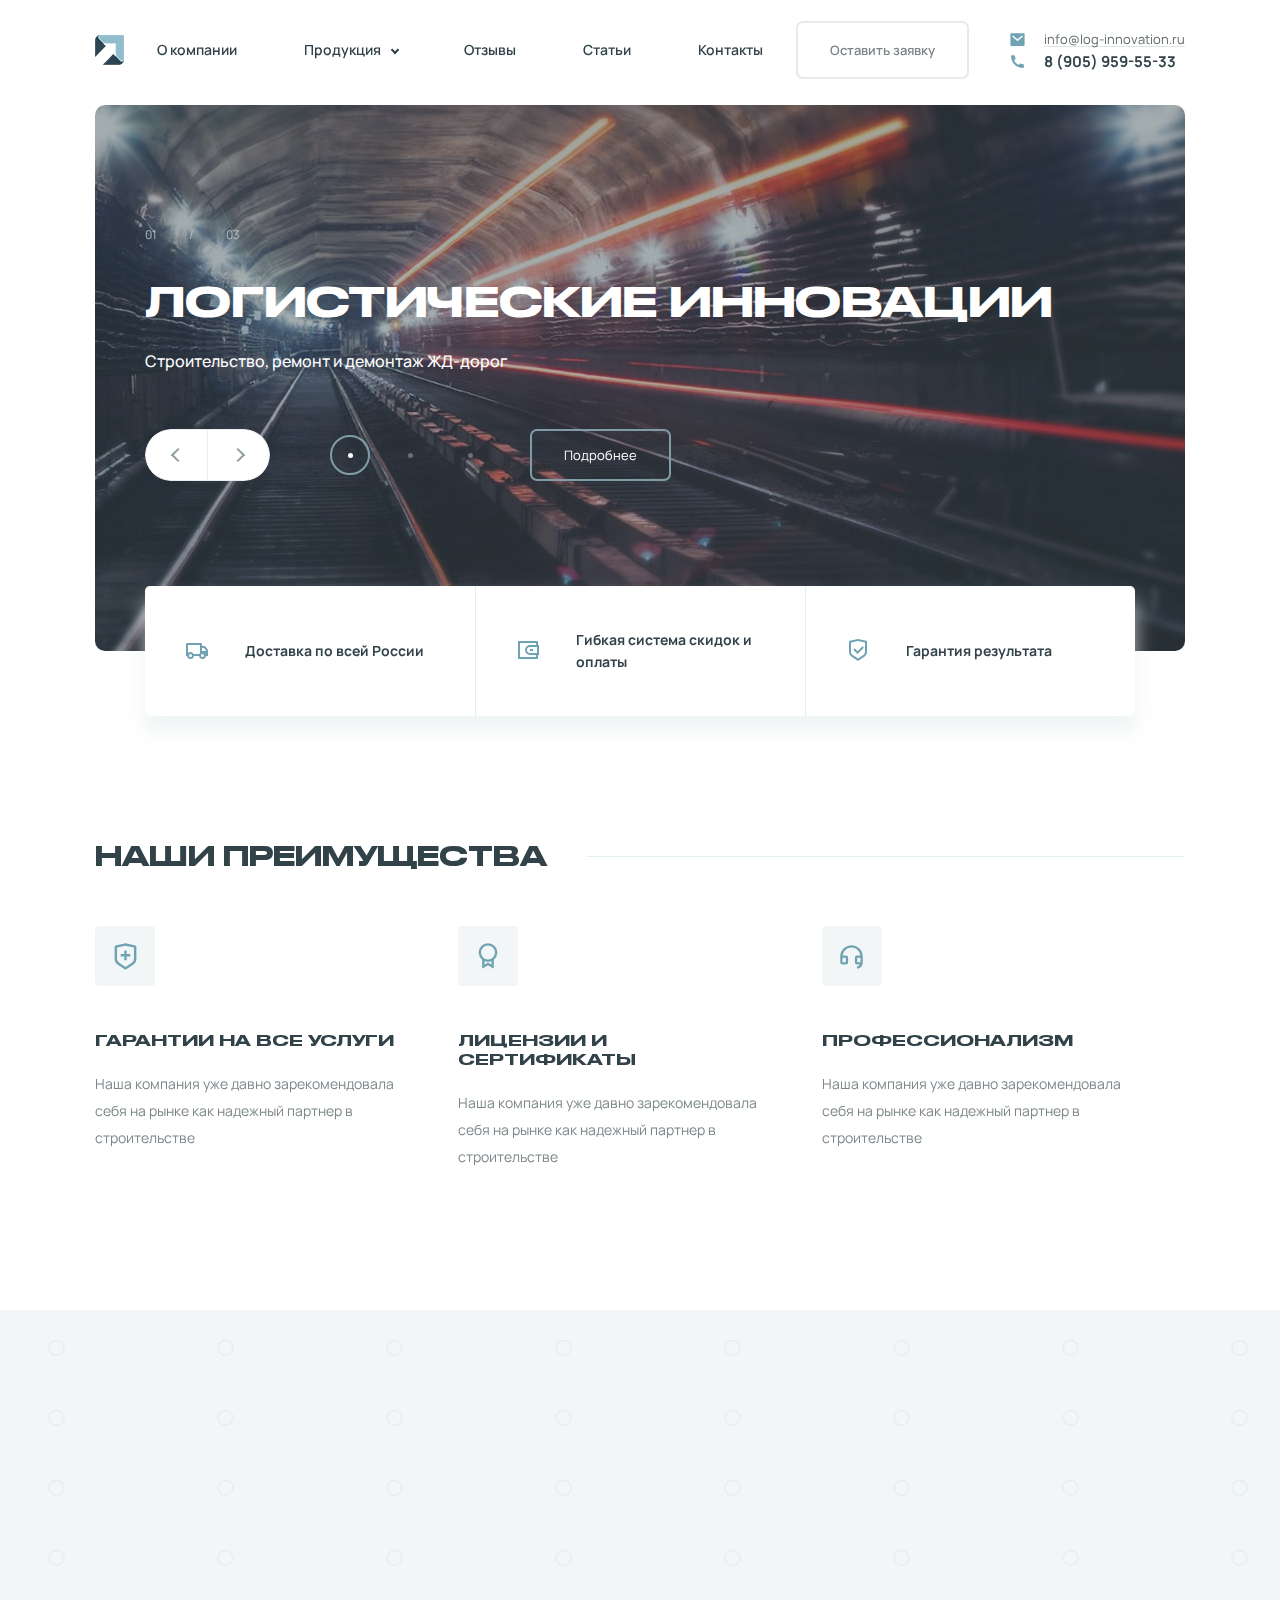
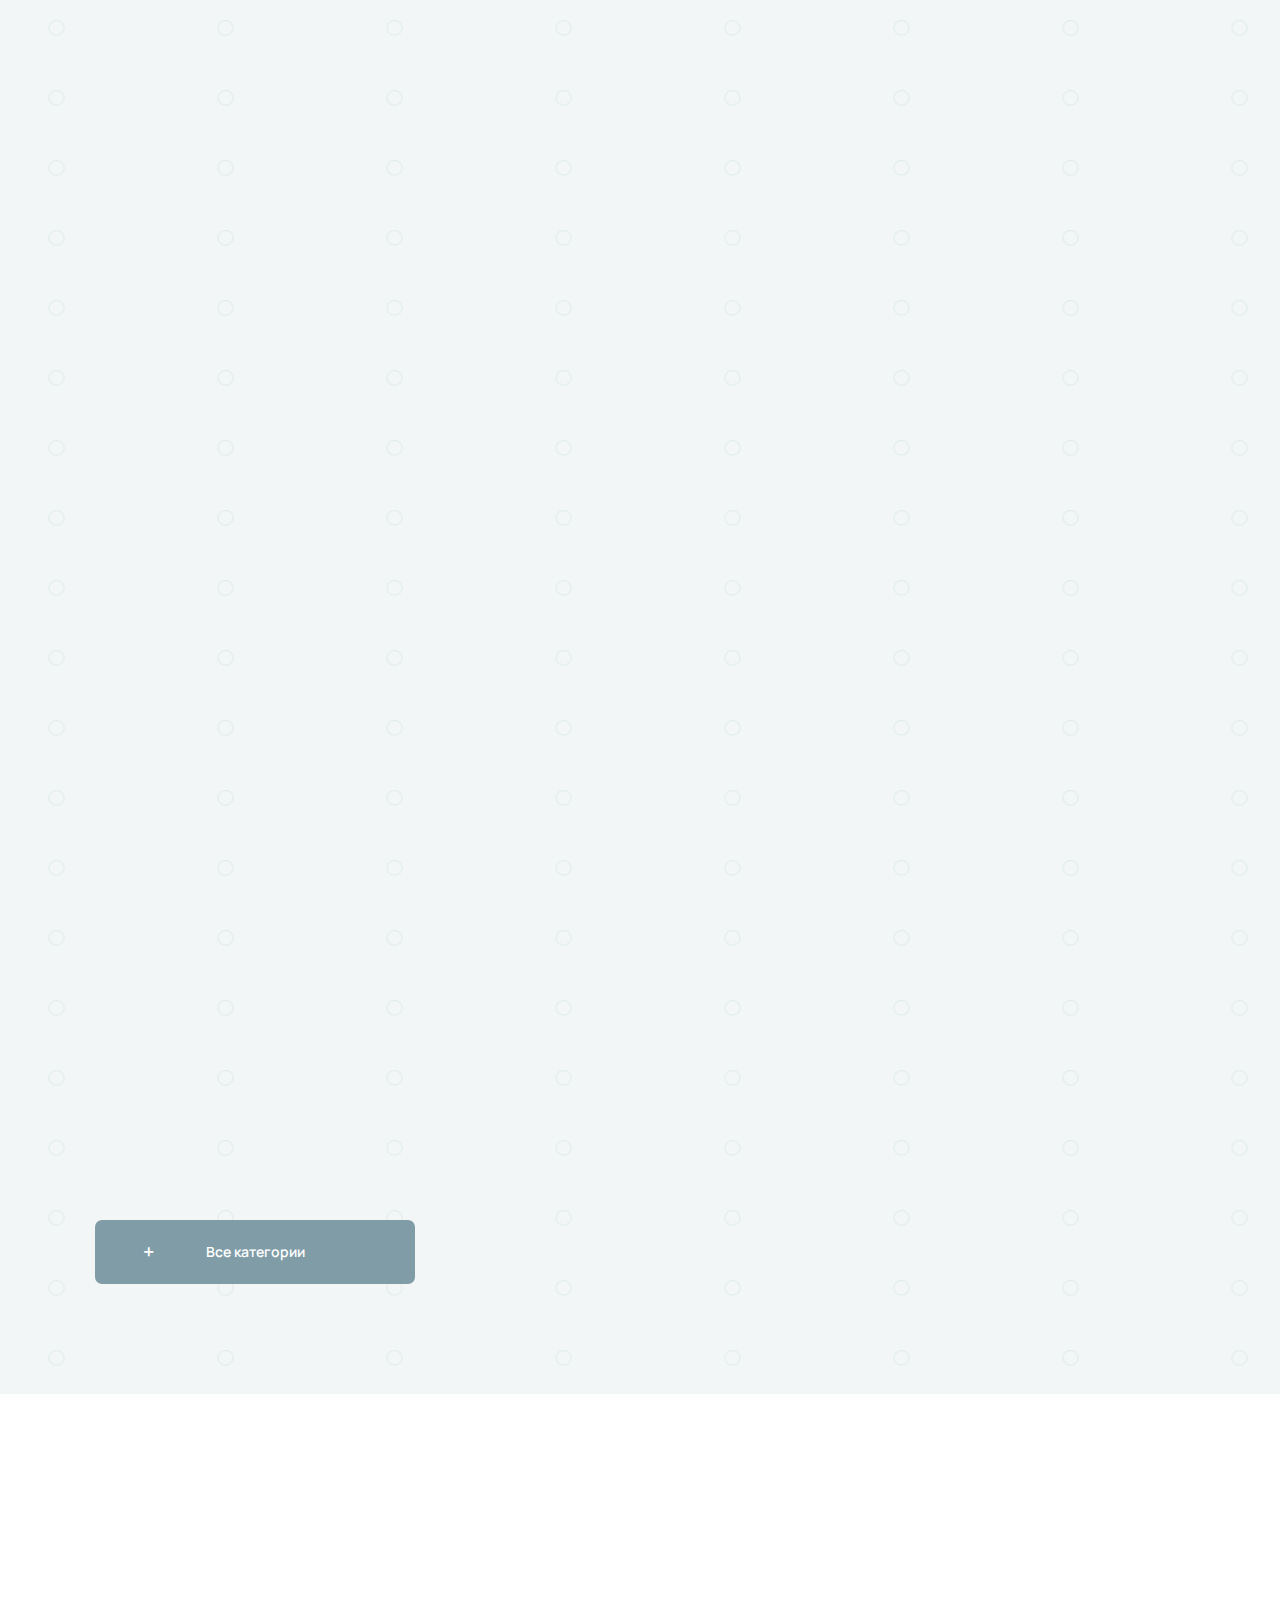
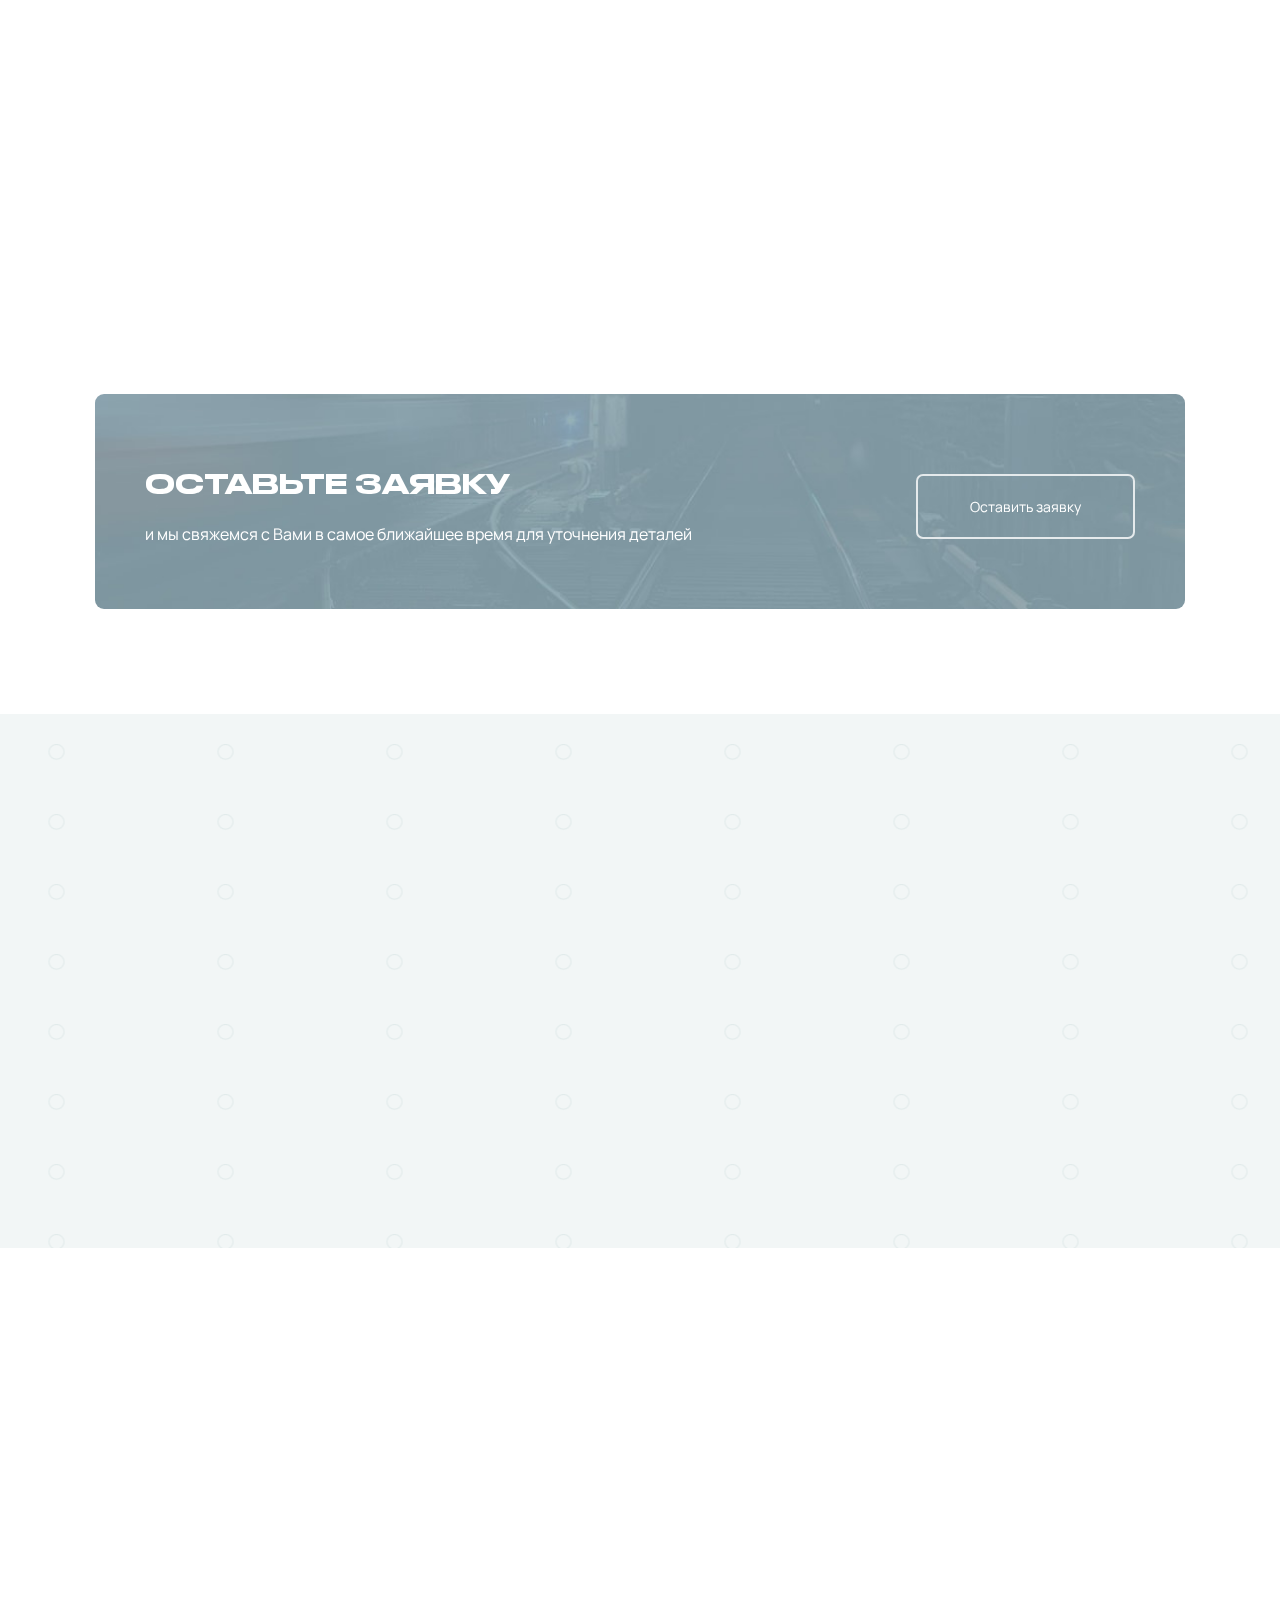
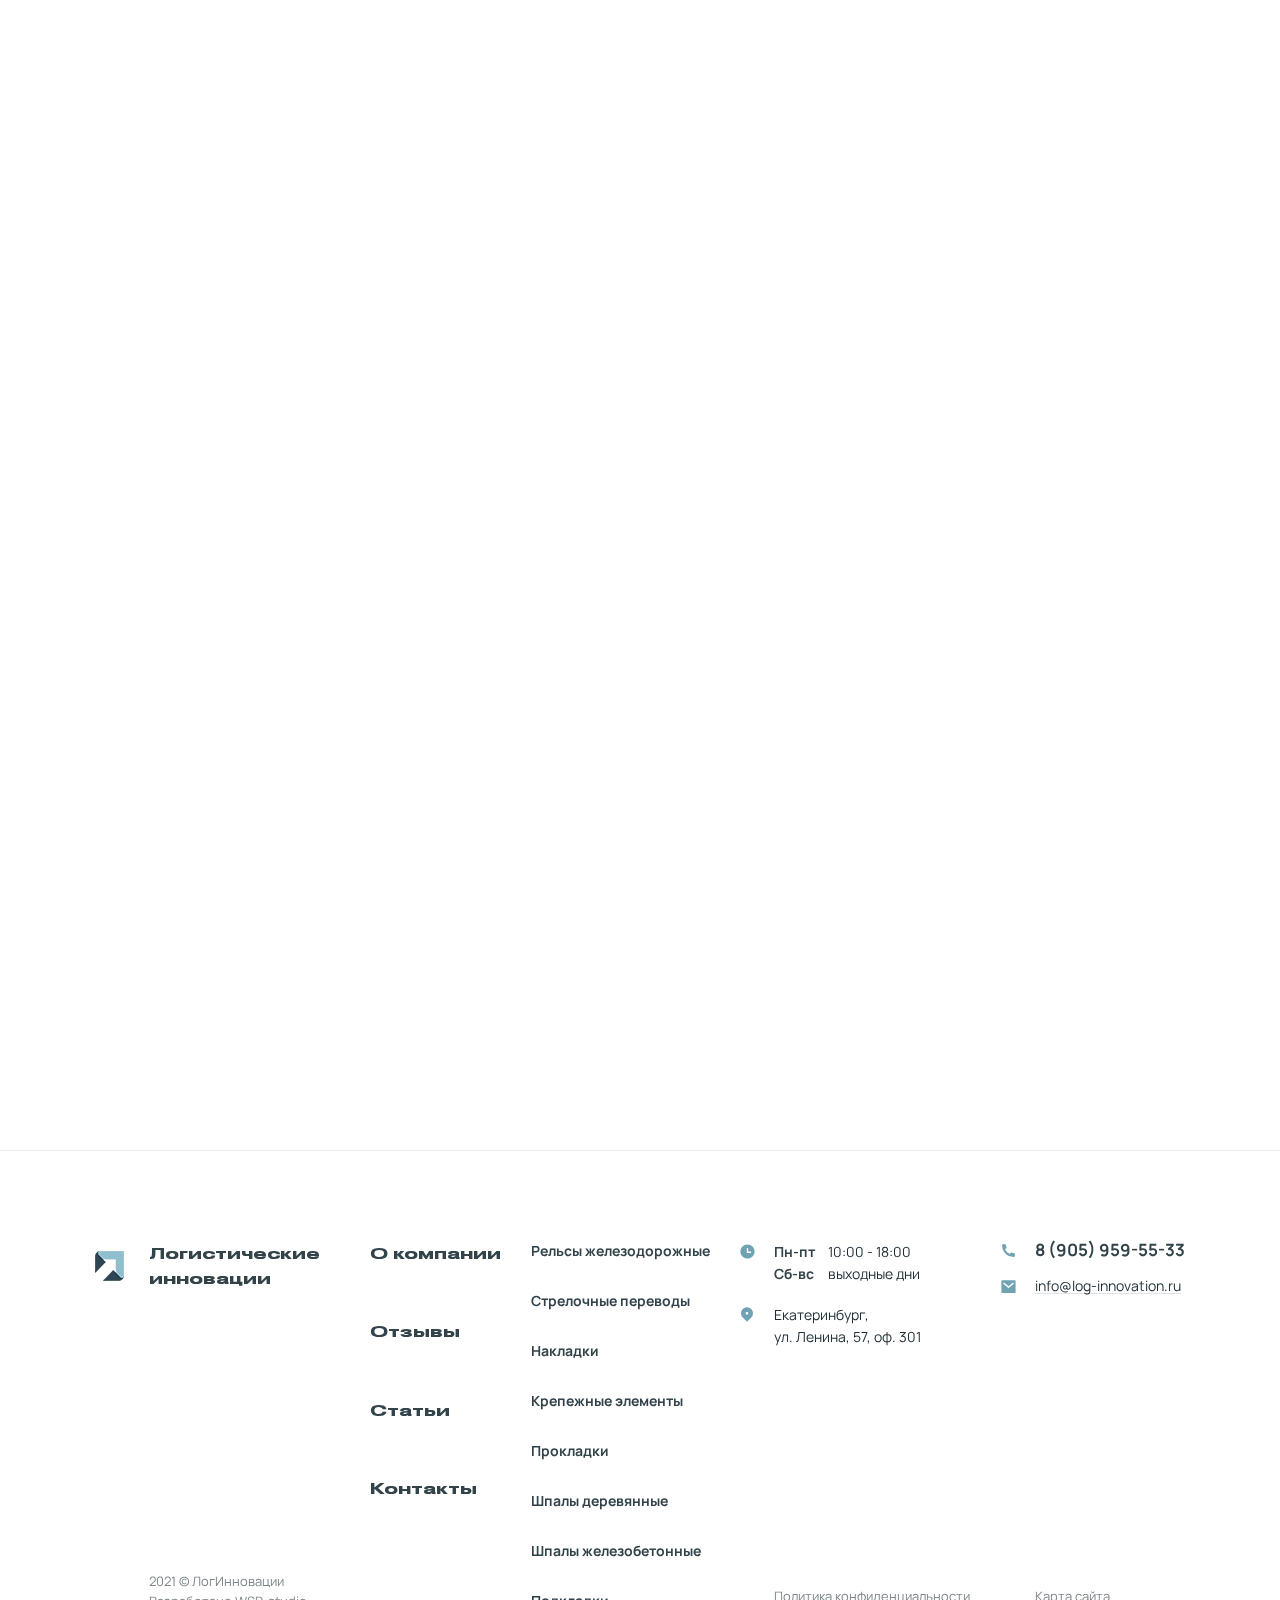
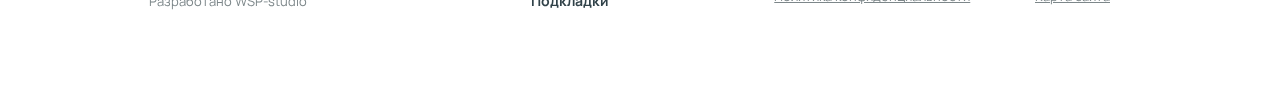
<file: public/index.html>
<!DOCTYPE html>
<html dir="ltr" lang="ru" class="no-js">

<head>
  <meta charset="utf-8">
  <meta name="Author" content="" />
  <meta name="viewport" content="width=device-width, initial-scale=1, maximum-scale=1, user-scalable=0" />
  <link rel="shortcut icon" href="favicon.ico" />
  <link rel="apple-touch-icon" sizes="180x180" href="assets/manifest/apple-touch-icon.png">
  <link rel="icon" type="image/png" sizes="32x32" href="assets/manifest/favicon-32x32.png">
  <link rel="icon" type="image/png" sizes="192x192" href="assets/manifest/android-chrome-192x192.png">
  <link rel="icon" type="image/png" sizes="16x16" href="assets/manifest/favicon-16x16.png">
  <meta name="theme-color" content="#ffffff">
  <title>Log Innovations</title>
  <meta name="description" content="" />
  <script>
    document.documentElement.classList.remove('no-js');
    document.documentElement.classList.add('js');
    if (document.documentElement.style.setProperty) {
      document.documentElement.style.setProperty('--viewport-height', window.innerHeight + 'px');
      document.documentElement.style.setProperty('--viewport-height-actual', window.innerHeight + 'px');
    }
  </script>
  <link rel="stylesheet" href="assets/stylesheets/global.min.css">
  <link rel="stylesheet" href="assets/stylesheets/landing.min.css" />
</head>

<body data-plugin="reveal" data-preload>
  <div class="page-content-wrapper">
    <div class="preloader visible">
      <div class="preloader__loader"></div>
    </div>
    <header class="header header_sticky header_landing">
      <div class="outer-container">
        <div class="header__holder">
          <a href="index.html" class="header__logo">
            <img src="assets/images/logo.png" alt="Logo">
            <span>
						Логистические <br>инновации
					</span>
          </a>
          <nav class="main-nav">
            <ul>
              <li>
                <a href="about.html">О компании</a>
              </li>
              <li class="has-children">
                <a href="products.html">Продукция</a>
                <div class="sub-nav">
                  <ul>
                    <li><a href="goods.html">Рельсы железодорожные</a></li>
                    <li><a href="goods.html">Стрелочные переводы</a></li>
                    <li><a href="goods.html">Накладки</a></li>
                    <li><a href="goods.html">Крепежные элементы</a></li>
                    <li><a href="goods.html">Прокладки</a></li>
                    <li><a href="goods.html">Шпалы деревянные</a></li>
                    <li><a href="goods.html">Шпалы железобетонные</a></li>
                    <li><a href="goods.html">Подкладки</a></li>
                  </ul>
                </div>
              </li>
              <li>
                <a href="reviews.html">Отзывы</a>
              </li>
              <li>
                <a href="articles.html">Статьи</a>
              </li>
              <li>
                <a href="contacts.html">Контакты</a>
              </li>
            </ul>
          </nav>
          <div class="header__request">
            <a href="#" class="btn btn-light side-modal-trigger" data-src="#dialog-content">Оставить заявку</a>
          </div>
          <div class="address">
            <span>
						<svg class="icon icon-map-pin-2-fill" width="16" height="16" role="presentation"><use href="assets/images/icons.svg#map-pin-2-fill" xlink:href="assets/images/icons.svg#map-pin-2-fill"></use></svg>
					</span> Екатеринбург, <br>
					ул. Ленина, 57, оф. 301
          </div>
          <div class="schedule">
            <span>
						<svg class="icon icon-time-fill" width="17" height="17" role="presentation"><use href="assets/images/icons.svg#time-fill" xlink:href="assets/images/icons.svg#time-fill"></use></svg>
					</span>
            <b>
						Пн-пт   <br>  
						Сб-вс      
					</b> 10:00 - 18:00 <br>
					выходные дни
          </div>
          <div class="header__contacts">
            <div class="mail">
              <span>
							<svg class="icon icon-mail-fill" width="17" height="17" role="presentation"><use href="assets/images/icons.svg#mail-fill" xlink:href="assets/images/icons.svg#mail-fill"></use></svg>
						</span>
              <a href="mailto:info@log-innovation.ru">info@log-innovation.ru</a>
            </div>
            <div class="phone">
              <span>
							<svg class="icon icon-phone-fill" width="17" height="17" role="presentation"><use href="assets/images/icons.svg#phone-fill" xlink:href="assets/images/icons.svg#phone-fill"></use></svg>
						</span>
              <a href="tel:+79059595533">8 (905) 959-55-33</a>
            </div>
          </div>
          <a href="#" class="ham-trigger">&nbsp;</a>
        </div>
      </div>
    </header>
    <div class="ham-panel  ham-panel_landing ">
      <div class="ham-panel__holder">
        <nav class="ham-panel-nav">
          <ul>
            <li>
              <a href="about.html">О компании</a>
            </li>
            <li class="has-children">
              <span>
								<a href="#">Продукция</a>
								<a class="sub-trigger">&nbsp;</a>
							</span>
              <div class="sub-nav">
                <ul>
                  <li><a href="goods.html">Рельсы железодорожные</a></li>
                  <li><a href="goods.html">Стрелочные переводы</a></li>
                  <li><a href="goods.html">Накладки</a></li>
                  <li><a href="goods.html">Крепежные элементы</a></li>
                  <li><a href="goods.html">Прокладки</a></li>
                  <li><a href="goods.html">Шпалы деревянные</a></li>
                  <li><a href="goods.html">Шпалы железобетонные</a></li>
                  <li><a href="goods.html">Подкладки</a></li>
                </ul>
              </div>
            </li>
            <li>
              <a href="reviews.html">Отзывы</a>
            </li>
            <li>
              <a href="articles.html">Статьи</a>
            </li>
            <li>
              <a href="contacts.html">Контакты</a>
            </li>
          </ul>
        </nav>
        <div class="ham-panel__info">
          <div class="ham-panel__request">
            <a href="#" class="btn btn-light popup-modal" data-fancybox data-src="#dialog-content">Оставить заявку</a>
          </div>
          <div class="ham-panel__phone"><a href="tel:+79059595533">8 (905) 959-55-33</a></div>
          <div class="ham-panel__mail"><a href="mailto:info@log-innovation.ru">info@log-innovation.ru</a></div>
        </div>
      </div>
    </div>
    <div class="page-content">
      <main>
        <section class="intro slider intro-slider" data-plugin="introSlider" data-reveal-group>
          <div class="outer-container">
            <div class="slider__holder">
              <div class="intro-slider__item slider__item lazyload" data-bg="assets/images/intro/1.jpg">
                <div class="container">
                  <div class="intro__holder" data-reveal data-reveal-delay="200">
                    <h1 class="h1 uppercase">Логистические Инновации</h1>
                    <div class="intro__text">Строительство, ремонт и демонтаж ЖД-дорог</div>
                    <a href="index.html" class="btn intro__fake-btn">Подробнее</a>
                    <!--for href only-->
                  </div>
                </div>
              </div>
              <div class="intro-slider__item slider__item lazyload" data-bg="assets/images/intro/1.jpg">
                <div class="container">
                  <div class="intro__holder">
                    <h1 class="h1 uppercase">Логистические Инновации</h1>
                    <div class="intro__text">Строительство, ремонт и демонтаж ЖД-дорог <br>Строительство, ремонт и демонтаж ЖД-дорог</div>
                  </div>
                </div>
              </div>
              <div class="intro-slider__item slider__item lazyload" data-bg="assets/images/intro/1.jpg">
                <div class="container">
                  <div class="intro__holder">
                    <h1 class="h1 uppercase">Логистические Инновации </h1>
                    <div class="intro__text">Строительство, ремонт и демонтаж ЖД-дорог <br>Строительство, ремонт и демонтаж ЖД-дорог <br>Строительство, ремонт и демонтаж ЖД-дорог</div>
                    <a href="index3.html" class="btn intro__fake-btn">Подробнее</a>
                    <!--for href only-->
                  </div>
                </div>
              </div>
            </div>
          </div>
          <div class="intro-slider__control">
            <div class="container">
              <div class="intro-slider__control__holder">
                <div class="slider__counter">
                  <p><span class="cur">01</span> / <span class="overal">03</span></p>
                </div>
                <div class="intro-slider__fake-content"></div>
                <!--calculate from real content (.intro__holder)-->
                <div class="intro-slider__nav">
                  <div class="slider__nav"> </div>
                  <div class="slider__dots"> </div>
                  <div class="intro__btn">
                  </div>
                </div>
              </div>
            </div>
          </div>
        </section>
        <div class="container">
          <ul class="features">
            <li>
              <span>
				<svg class="icon icon-truck-line" width="24" height="24" role="presentation"><use href="assets/images/icons.svg#truck-line" xlink:href="assets/images/icons.svg#truck-line"></use></svg>
			</span> Доставка по всей России
            </li>
            <li>
              <span>
				<svg class="icon icon-wallet-3-line" width="24" height="24" role="presentation"><use href="assets/images/icons.svg#wallet-3-line" xlink:href="assets/images/icons.svg#wallet-3-line"></use></svg>
			</span> Гибкая система скидок и оплаты
            </li>
            <li>
              <span>
				<svg class="icon icon-shield-check-line" width="24" height="24" role="presentation"><use href="assets/images/icons.svg#shield-check-line" xlink:href="assets/images/icons.svg#shield-check-line"></use></svg>
			</span> Гарантия результата
            </li>
          </ul>
        </div>
        <section class="advantages" data-reveal-group>
          <div class="container">
            <h2 class="h3 uppercase" data-reveal data-reveal-delay="100"><span>Наши преимущества</span></h2>
            <ul>
              <li data-reveal data-reveal-delay="200">
                <span>
					<svg class="icon icon-shield-cross-line" width="29" height="29" role="presentation"><use href="assets/images/icons.svg#shield-cross-line" xlink:href="assets/images/icons.svg#shield-cross-line"></use></svg>
				</span>
                <h3 class="h6 uppercase">Гарантии на все услуги</h3>
                <p>Наша компания уже давно зарекомендовала себя на рынке как надежный партнер в строительстве</p>
              </li>
              <li data-reveal data-reveal-delay="300">
                <span>
					<svg class="icon icon-award-line" width="28" height="28" role="presentation"><use href="assets/images/icons.svg#award-line" xlink:href="assets/images/icons.svg#award-line"></use></svg>
				</span>
                <h3 class="h6 uppercase">лицензии и сертификаты</h3>
                <p>Наша компания уже давно зарекомендовала себя на рынке как надежный партнер в строительстве</p>
              </li>
              <li data-reveal data-reveal-delay="400">
                <span>
					<svg class="icon icon-customer-service-line" width="27" height="27" role="presentation"><use href="assets/images/icons.svg#customer-service-line" xlink:href="assets/images/icons.svg#customer-service-line"></use></svg>
				</span>
                <h3 class="h6 uppercase">Профессионализм</h3>
                <p>Наша компания уже давно зарекомендовала себя на рынке как надежный партнер в строительстве</p>
              </li>
            </ul>
          </div>
        </section>
        <section class="products">
          <div class="container" data-reveal-group>
            <h2 class="h3 uppercase" data-reveal data-reveal-delay="100"><span>Продукция ЛогИнновации</span></h2>
            <div class="products__list">
              <div class="products__item products__item--turnout" data-reveal data-reveal-delay="200">
                <a href="goods.html">
                  <h3 class="h5">Стрелочные переводы</h3>
                  <div class="products__turnout-image">
                    <img src="assets/images/products/landing/1.png" alt="Стрелочные переводы">
                  </div>
                </a>
              </div>
              <div class="products__item products__item--strap" data-reveal data-reveal-delay="300">
                <a href="goods.html">
                  <h3 class="h5">Накладки</h3>
                  <p class="products__text"> Наша компания уже давно зарекомендовала себя на рынке как надежный партнер в строительстве </p>
                  <div class="products__strap-image">
                    <img src="assets/images/products/landing/2.png" alt="Накладки">
                  </div>
                </a>
              </div>
              <div class="products__item" data-reveal data-reveal-delay="400">
                <a href="goods.html">
                  <div class="products__image">
                    <img src="assets/images/products/landing/3.png" alt="Крепежные элементы">
                  </div>
                  <h3 class="h5">Крепежные элементы</h3>
                </a>
              </div>
              <div class="products__item" data-reveal data-reveal-delay="500">
                <a href="goods.html">
                  <div class="products__image">
                    <img src="assets/images/products/landing/4.png" alt="Прокладки">
                  </div>
                  <h3 class="h5">Прокладки</h3>
                </a>
              </div>
              <div class="products__item" data-reveal data-reveal-delay="600">
                <a href="goods.html">
                  <div class="products__image">
                    <img src="assets/images/products/landing/5.png" alt="Шпалы железобетонные">
                  </div>
                  <h3 class="h5">Шпалы железобетонные</h3>
                </a>
              </div>
              <div class="products__item" data-reveal data-reveal-delay="700">
                <a href="goods.html">
                  <div class="products__image">
                    <img src="assets/images/products/landing/6.png" alt="Подкладки">
                  </div>
                  <h3 class="h5">Подкладки</h3>
                </a>
              </div>
            </div>
            <a href="products.html" class="btn products__more"><span>+</span>Все категории</a>
          </div>
        </section>
        <section class="landing-about" data-reveal-group>
          <div class="container">
            <div class="landing-about__holder">
              <h2 class="h3 uppercase" data-reveal data-reveal-delay="100">О компании</h2>
              <div class="landing-about__content">
                <div class="landing-about__info h5" data-reveal data-reveal-delay="200"> Наша компания уже давно зарекомендовала себя на рынке как надежный партнер в строительстве, ремонте и демонтаже ЖД дорог </div>
                <div class="landing-about__description" data-reveal data-reveal-delay="300"> Наша компания уже давно зарекомендовала себя на рынке как надежный партнер в строительстве, ремонте и демонтаже ЖД дорог. А также мы не первый год занимаемся поставкой материалов ВСП по всей России, где наш опыт и наработки в полной мере удовлетворяют потребности даже самого изыскательного партнера. </div>
              </div>
              <a href="about.html" class="btn btn-rounded" data-reveal data-reveal-delay="400"><span>&nbsp;</span></a>
            </div>
          </div>
        </section>
        <div class="outer-container">
          <div class="request">
            <div class="container">
              <div class="request__holder">
                <div class="request__info">
                  <h2 class="h3 uppercase">Оставьте заявку</h2>
                  <p>и мы свяжемся с Вами в самое ближайшее время для уточнения деталей</p>
                </div>
                <div class="request__btn">
                  <a href="#" data-src="#dialog-content" class="btn btn-light side-modal-trigger">Оставить заявку</a>
                </div>
              </div>
            </div>
          </div>
        </div>
        <section class="partners" data-reveal-group>
          <div class="container">
            <div class="partners-slider slider" data-plugin="partnersSlider">
              <div class="partners__head" data-reveal data-reveal-delay="100">
                <h2 class="h3 uppercase"><span>Наши партнеры</span></h2>
                <div class="partners-slider__control">
                  <div class="slider__counter"></div>
                  <div class="slider__nav"></div>
                </div>
              </div>
              <div class="slider__holder" data-reveal data-reveal-delay="200">
                <div>
                  <div class="partners-slider__item">
                    <img src="assets/images/partners/1.png" alt="ПЭК">
                  </div>
                </div>
                <div>
                  <div class="partners-slider__item">
                    <img src="assets/images/partners/2.png" alt="РДЖ">
                  </div>
                </div>
                <div>
                  <div class="partners-slider__item">
                    <img src="assets/images/partners/3.png" alt="DHL">
                  </div>
                </div>
                <div>
                  <div class="partners-slider__item">
                    <img src="assets/images/partners/4.png" alt="FedEx">
                  </div>
                </div>
                <div>
                  <div class="partners-slider__item">
                    <img src="assets/images/partners/2.png" alt="РДЖ">
                  </div>
                </div>
              </div>
            </div>
          </div>
        </section>
        <section class="landing-articles" data-reveal-group>
          <div class="container">
            <div class="landing-articles__head" data-reveal data-reveal-delay="100">
              <h2 class="h3 uppercase"><span>Статьи</span></h2>
              <a href="articles.html" class="btn btn-light">Все статьи</a>
            </div>
            <div class="articles-list">
              <div class="article" data-reveal data-reveal-delay="200">
                <a href="page.html">
                  <div class="article__image lazyload" data-bg="assets/images/articles/1.jpg">
                    <span class="article__date">01.08.2021</span>
                  </div>
                  <div class="article__content">
                    <div class="article__name">Продажа материалов ВСП по всей России</div>
                    <div class="article__text">В нашем ассортименте вы сможете найти более 200 товаров по разным позициям в нашем каталоге. В нашем ассортименте вы сможете найти более 200 товаров.</div>
                  </div>
                </a>
              </div>
              <div class="article" data-reveal data-reveal-delay="300">
                <a href="page.html">
                  <div class="article__image lazyload" data-bg="assets/images/articles/2.jpg">
                    <span class="article__date">01.08.2021</span>
                  </div>
                  <div class="article__content">
                    <div class="article__name">Строительство, ремонт и демонтаж ЖД-путей в “ЛогИнновации”</div>
                    <div class="article__text">В нашем ассортименте вы сможете найти более 200 товаров по разным позициям</div>
                  </div>
                </a>
              </div>
              <div class="article" data-reveal data-reveal-delay="400">
                <a href="page.html">
                  <div class="article__image lazyload" data-bg="assets/images/articles/3.jpg">
                    <span class="article__date">01.08.2021</span>
                  </div>
                  <div class="article__content">
                    <div class="article__name">Продажа материалов ВСП по всей России</div>
                    <div class="article__text">В нашем ассортименте вы сможете найти более 200 товаров по разным позициям в нашем каталоге. В нашем ассортименте вы сможете найти более 200 товаров.</div>
                  </div>
                </a>
              </div>
              <div class="article" data-reveal data-reveal-delay="500">
                <a href="page.html">
                  <div class="article__image lazyload" data-bg="assets/images/articles/4.jpg">
                    <span class="article__date">01.08.2021</span>
                  </div>
                  <div class="article__content">
                    <div class="article__name">Строительство, ремонт и демонтаж ЖД-путей в “ЛогИнновации”</div>
                    <div class="article__text">В нашем ассортименте вы сможете найти более 200 товаров по разным позициям в нашем каталоге. В нашем ассортименте вы сможете найти более 200 товаров.</div>
                  </div>
                </a>
              </div>
            </div>
          </div>
        </section>
      </main>
      <footer class="footer">
        <div class="container">
          <div class="footer__holder">
            <div class="footer__col footer__logo">
              <a href="index.html">
                <img src="assets/images/logo.png" alt="Logo">
                <span>
							Логистические <br>инновации
						</span>
              </a>
              <div class="footer__copyright"> 2021 © ЛогИнновации <br>
						Разработано <a href="#" target="_blank" rel="noopener noreferrer">WSP-studio</a>
              </div>
            </div>
            <nav class="footer__col footer-main-nav">
              <ul>
                <li><a href="about.html">О компании</a></li>
                <li class="has-children dropdown" data-plugin="dropdown">
                  <span>
										<a href="#">Продукция</a>
										<a href="#submenu" data-dropdown-btn class="dropdown-trigger">&nbsp;</a>
									</span>
                  <div class="sub-nav dropdown-content" data-dropdown-content="submenu">
                    <ul>
                      <li><a href="goods.html">Рельсы железодорожные</a></li>
                      <li><a href="goods.html">Стрелочные переводы</a></li>
                      <li><a href="goods.html">Накладки</a></li>
                      <li><a href="goods.html">Крепежные элементы</a></li>
                      <li><a href="goods.html">Прокладки</a></li>
                      <li><a href="goods.html">Шпалы деревянные</a></li>
                      <li><a href="goods.html">Шпалы железобетонные</a></li>
                      <li><a href="goods.html">Подкладки</a></li>
                    </ul>
                  </div>
                </li>
                <li><a href="reviews.html">Отзывы</a></li>
                <li><a href="articles.html">Статьи</a></li>
                <li><a href="contacts.html">Контакты</a></li>
              </ul>
            </nav>
            <nav class="footer-sub-nav footer__col">
              <ul>
                <li><a href="goods.html">Рельсы железодорожные</a></li>
                <li><a href="goods.html">Стрелочные переводы</a></li>
                <li><a href="goods.html">Накладки</a></li>
                <li><a href="goods.html">Крепежные элементы</a></li>
                <li><a href="goods.html">Прокладки</a></li>
                <li><a href="goods.html">Шпалы деревянные</a></li>
                <li><a href="goods.html">Шпалы железобетонные</a></li>
                <li><a href="goods.html">Подкладки</a></li>
              </ul>
            </nav>
            <div class="footer__col">
              <div>
                <div class="schedule">
                  <span>
								<svg class="icon icon-time-fill" width="17" height="17" role="presentation"><use href="assets/images/icons.svg#time-fill" xlink:href="assets/images/icons.svg#time-fill"></use></svg>
							</span>
                  <b>
								Пн-пт   <br>  
								Сб-вс      
							</b> 10:00 - 18:00 <br>
							выходные дни
                </div>
                <div class="address">
                  <span>
								<svg class="icon icon-map-pin-2-fill" width="16" height="16" role="presentation"><use href="assets/images/icons.svg#map-pin-2-fill" xlink:href="assets/images/icons.svg#map-pin-2-fill"></use></svg>
							</span> Екатеринбург, <br>
							ул. Ленина, 57, оф. 301
                </div>
              </div>
              <a href="#" class="footer__politics">Политика конфиденциальности</a>
            </div>
            <div class="footer__col">
              <div>
                <div class="phone">
                  <span>
								<svg class="icon icon-phone-fill" width="17" height="17" role="presentation"><use href="assets/images/icons.svg#phone-fill" xlink:href="assets/images/icons.svg#phone-fill"></use></svg>
							</span>
                  <a href="tel:+79059595533">8 (905) 959-55-33</a>
                </div>
                <div class="mail">
                  <span>
								<svg class="icon icon-mail-fill" width="17" height="17" role="presentation"><use href="assets/images/icons.svg#mail-fill" xlink:href="assets/images/icons.svg#mail-fill"></use></svg>
							</span>
                  <a href="mailto:info@log-innovation.ru">info@log-innovation.ru</a>
                </div>
              </div>
              <a href="#" class="footer__site-map">Карта сайта</a>
            </div>
            <div class="footer__mobile">
              <a href="#" class="footer__politics">Политика конфиденциальности</a>
              <a href="#" class="footer__site-map">Карта сайта</a>
              <div class="footer__copyright"> 2021 © ЛогИнновации <br>
						Разработано <a href="#" target="_blank" rel="noopener noreferrer">WSP-studio</a>
              </div>
            </div>
          </div>
        </div>
      </footer>
    </div>
    <div class="js-modal">
      <div class="request-modal form" id="dialog-content" style="display:none;">
        <div class="request-modal__holder">
          <form>
            <h2 class="h3 uppercase">Оставить заявку</h2>
            <div class="form-group">
              <div>
                <div class="form-control">
                  <input type="text" placeholder="Имя" name="Name">
                </div>
                <div class="form-control">
                  <input type="tel" placeholder="Телефон" name="Phone">
                </div>
                <div class="form-control">
                  <input type="text" placeholder="E-mail" name="Email">
                </div>
                <div class="form-control">
                  <textarea placeholder="Комментарий" name="Comment"></textarea>
                </div>
              </div>
              <div class="form-control">
                <button type="submit" class="btn btn-dark">Отправить</button>
                <p class="form__agree"> Нажимая на "Отправить", Вы даете согласие на обработку персональных данных и соглашаетесь с <a href="#" target="_blank" rel="noopener noreferrer"> пользовательським соглашением и политикой конфиденциальности</a>
                </p>
              </div>
            </div>
          </form>
        </div>
      </div>
      <div class="success-modal form" id="success-content" style="display:none;">
        <div class="success-modal__holder">
          <svg class="icon icon-check" width="68" height="68" role="presentation">
            <use href="assets/images/icons.svg#check" xlink:href="assets/images/icons.svg#check"></use>
          </svg>
          <h2 class="h3 uppercase">Спасибо!</h2>
          <p class="h5">Ваша заявка успешно отправлена</p>
          <p>Мы свяжемся с Вами в ближайшее время для уточнения деталей</p>
        </div>
      </div>
    </div>
  </div>
  <script src="assets/javascripts/main.js"></script>
</body>

</html>
</file>
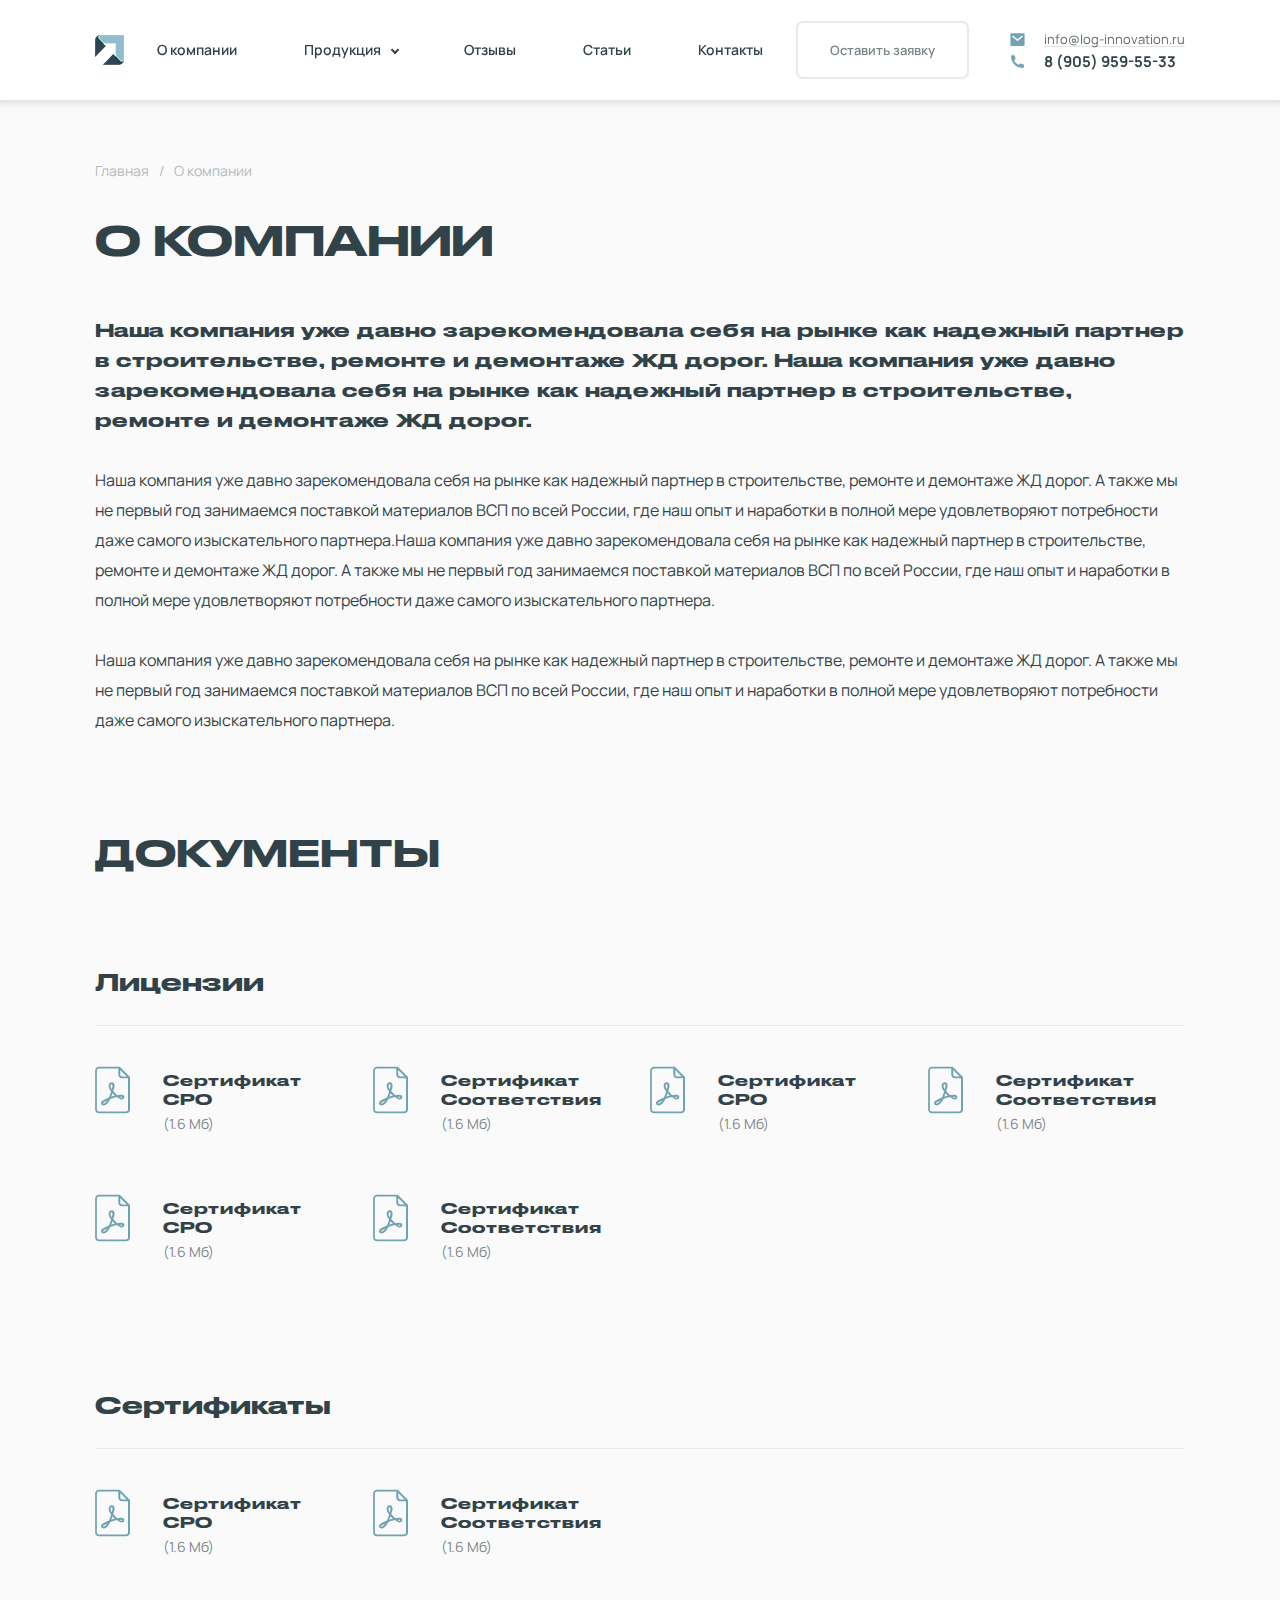
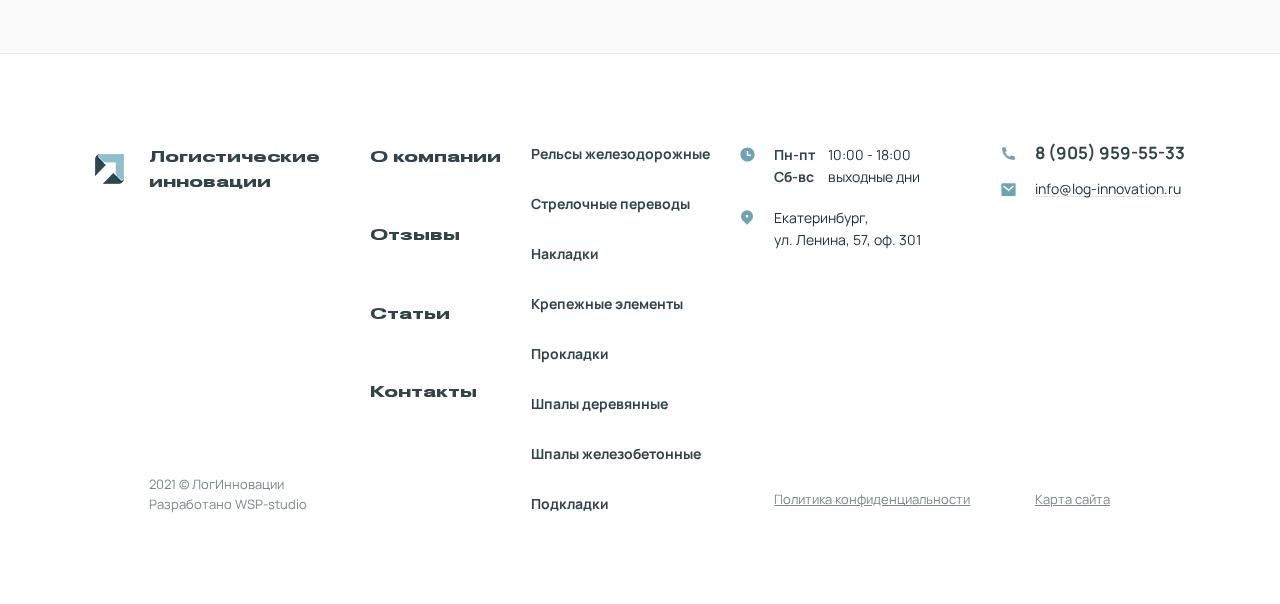
<file: public/about.html>
<!DOCTYPE html>
<html dir="ltr" lang="ru" class="no-js">

<head>
  <meta charset="utf-8">
  <meta name="Author" content="" />
  <meta name="viewport" content="width=device-width, initial-scale=1, maximum-scale=1, user-scalable=0" />
  <link rel="shortcut icon" href="favicon.ico" />
  <link rel="apple-touch-icon" sizes="180x180" href="assets/manifest/apple-touch-icon.png">
  <link rel="icon" type="image/png" sizes="32x32" href="assets/manifest/favicon-32x32.png">
  <link rel="icon" type="image/png" sizes="192x192" href="assets/manifest/android-chrome-192x192.png">
  <link rel="icon" type="image/png" sizes="16x16" href="assets/manifest/favicon-16x16.png">
  <meta name="theme-color" content="#ffffff">
  <title>О компании</title>
  <meta name="description" content="" />
  <script>
    document.documentElement.classList.remove('no-js');
    document.documentElement.classList.add('js');
    if (document.documentElement.style.setProperty) {
      document.documentElement.style.setProperty('--viewport-height', window.innerHeight + 'px');
      document.documentElement.style.setProperty('--viewport-height-actual', window.innerHeight + 'px');
    }
  </script>
  <link rel="stylesheet" href="assets/stylesheets/global.min.css">
  <link rel="stylesheet" href="assets/stylesheets/about.min.css" />
</head>

<body data-plugin="reveal" data-preload>
  <div class="page-content-wrapper">
    <div class="preloader visible">
      <div class="preloader__loader"></div>
    </div>
    <header class="header header_sticky ">
      <div class="outer-container">
        <div class="header__holder">
          <a href="index.html" class="header__logo">
            <img src="assets/images/logo.png" alt="Logo">
            <span>
						Логистические <br>инновации
					</span>
          </a>
          <nav class="main-nav">
            <ul>
              <li>
                <span class="active">О компании</span>
              </li>
              <li class="has-children">
                <a href="products.html">Продукция</a>
                <div class="sub-nav">
                  <ul>
                    <li><a href="goods.html">Рельсы железодорожные</a></li>
                    <li><a href="goods.html">Стрелочные переводы</a></li>
                    <li><a href="goods.html">Накладки</a></li>
                    <li><a href="goods.html">Крепежные элементы</a></li>
                    <li><a href="goods.html">Прокладки</a></li>
                    <li><a href="goods.html">Шпалы деревянные</a></li>
                    <li><a href="goods.html">Шпалы железобетонные</a></li>
                    <li><a href="goods.html">Подкладки</a></li>
                  </ul>
                </div>
              </li>
              <li>
                <a href="reviews.html">Отзывы</a>
              </li>
              <li>
                <a href="articles.html">Статьи</a>
              </li>
              <li>
                <a href="contacts.html">Контакты</a>
              </li>
            </ul>
          </nav>
          <div class="header__request">
            <a href="#" class="btn btn-light side-modal-trigger" data-src="#dialog-content">Оставить заявку</a>
          </div>
          <div class="address">
            <span>
						<svg class="icon icon-map-pin-2-fill" width="16" height="16" role="presentation"><use href="assets/images/icons.svg#map-pin-2-fill" xlink:href="assets/images/icons.svg#map-pin-2-fill"></use></svg>
					</span> Екатеринбург, <br>
					ул. Ленина, 57, оф. 301
          </div>
          <div class="schedule">
            <span>
						<svg class="icon icon-time-fill" width="17" height="17" role="presentation"><use href="assets/images/icons.svg#time-fill" xlink:href="assets/images/icons.svg#time-fill"></use></svg>
					</span>
            <b>
						Пн-пт   <br>  
						Сб-вс      
					</b> 10:00 - 18:00 <br>
					выходные дни
          </div>
          <div class="header__contacts">
            <div class="mail">
              <span>
							<svg class="icon icon-mail-fill" width="17" height="17" role="presentation"><use href="assets/images/icons.svg#mail-fill" xlink:href="assets/images/icons.svg#mail-fill"></use></svg>
						</span>
              <a href="mailto:info@log-innovation.ru">info@log-innovation.ru</a>
            </div>
            <div class="phone">
              <span>
							<svg class="icon icon-phone-fill" width="17" height="17" role="presentation"><use href="assets/images/icons.svg#phone-fill" xlink:href="assets/images/icons.svg#phone-fill"></use></svg>
						</span>
              <a href="tel:+79059595533">8 (905) 959-55-33</a>
            </div>
          </div>
          <a href="#" class="ham-trigger">&nbsp;</a>
        </div>
      </div>
    </header>
    <div class="ham-panel ">
      <div class="ham-panel__holder">
        <nav class="ham-panel-nav">
          <ul>
            <li class="active">
              <span>О компании</span>
            </li>
            <li class="has-children">
              <span>
								<a href="#">Продукция</a>
								<a class="sub-trigger">&nbsp;</a>
							</span>
              <div class="sub-nav">
                <ul>
                  <li><a href="goods.html">Рельсы железодорожные</a></li>
                  <li><a href="goods.html">Стрелочные переводы</a></li>
                  <li><a href="goods.html">Накладки</a></li>
                  <li><a href="goods.html">Крепежные элементы</a></li>
                  <li><a href="goods.html">Прокладки</a></li>
                  <li><a href="goods.html">Шпалы деревянные</a></li>
                  <li><a href="goods.html">Шпалы железобетонные</a></li>
                  <li><a href="goods.html">Подкладки</a></li>
                </ul>
              </div>
            </li>
            <li>
              <a href="reviews.html">Отзывы</a>
            </li>
            <li>
              <a href="articles.html">Статьи</a>
            </li>
            <li>
              <a href="contacts.html">Контакты</a>
            </li>
          </ul>
        </nav>
        <div class="ham-panel__info">
          <div class="ham-panel__request">
            <a href="#" class="btn btn-light popup-modal" data-fancybox data-src="#dialog-content">Оставить заявку</a>
          </div>
          <div class="ham-panel__phone"><a href="tel:+79059595533">8 (905) 959-55-33</a></div>
          <div class="ham-panel__mail"><a href="mailto:info@log-innovation.ru">info@log-innovation.ru</a></div>
        </div>
      </div>
    </div>
    <div class="page-content">
      <main>
        <div class="inner-page">
          <div class="about">
            <div class="container" data-reveal-group>
              <ul class="breadcrumbs">
                <li><a href="index.html">Главная</a></li>
                <li class="active"><a href="about.html">О компании</a></li>
              </ul>
              <h1 class="h1 uppercase" data-reveal>О компании</h1>
              <div class="about__info">
                <div class="about__text" data-reveal data-reveal-delay="100">
                  <p class="h5"> Наша компания уже давно зарекомендовала себя на рынке как надежный партнер в строительстве, ремонте и демонтаже ЖД дорог. Наша компания уже давно зарекомендовала себя на рынке как надежный партнер в строительстве, ремонте и демонтаже ЖД дорог. </p>
                </div>
                <div class="about__text" data-reveal data-reveal-delay="200">
                  <p>Наша компания уже давно зарекомендовала себя на рынке как надежный партнер в строительстве, ремонте и демонтаже ЖД дорог. А также мы не первый год занимаемся поставкой материалов ВСП по всей России, где наш опыт и наработки в полной мере удовлетворяют потребности даже самого изыскательного партнера.Наша компания уже давно зарекомендовала себя на рынке как надежный партнер в строительстве, ремонте и демонтаже ЖД дорог. А также мы не первый год занимаемся поставкой материалов ВСП по всей России, где наш опыт и наработки в полной мере удовлетворяют потребности даже самого изыскательного партнера.</p>
                </div>
                <div class="about__text" data-reveal data-reveal-delay="300">
                  <p>Наша компания уже давно зарекомендовала себя на рынке как надежный партнер в строительстве, ремонте и демонтаже ЖД дорог. А также мы не первый год занимаемся поставкой материалов ВСП по всей России, где наш опыт и наработки в полной мере удовлетворяют потребности даже самого изыскательного партнера.</p>
                </div>
              </div>
              <h2 class="h2 uppercase" data-reveal>Документы</h2>
              <div class="documents">
                <h3 class="h4" data-reveal>Лицензии</h3>
                <ul class="documents__list">
                  <li data-reveal data-reveal-delay="100">
                    <div class="document">
                      <div class="document__icon">
                        <svg class="icon icon-pdf" width="35" height="48" role="presentation">
                          <use href="assets/images/icons.svg#pdf" xlink:href="assets/images/icons.svg#pdf"></use>
                        </svg>
                      </div>
                      <a href="#" class="document__content">
                        <div class="document__name h6">Сертификат <br>	СРО</div>
                        <div class="document__size">(1.6 Мб)</div>
                      </a>
                    </div>
                  </li>
                  <li data-reveal data-reveal-delay="200">
                    <div class="document">
                      <div class="document__icon">
                        <svg class="icon icon-pdf" width="35" height="48" role="presentation">
                          <use href="assets/images/icons.svg#pdf" xlink:href="assets/images/icons.svg#pdf"></use>
                        </svg>
                      </div>
                      <a href="#" class="document__content">
                        <div class="document__name h6">Сертификат <br>	Соответствия</div>
                        <div class="document__size">(1.6 Мб)</div>
                      </a>
                    </div>
                  </li>
                  <li data-reveal data-reveal-delay="300">
                    <div class="document">
                      <div class="document__icon">
                        <svg class="icon icon-pdf" width="35" height="48" role="presentation">
                          <use href="assets/images/icons.svg#pdf" xlink:href="assets/images/icons.svg#pdf"></use>
                        </svg>
                      </div>
                      <a href="#" class="document__content">
                        <div class="document__name h6">Сертификат <br>	СРО</div>
                        <div class="document__size">(1.6 Мб)</div>
                      </a>
                    </div>
                  </li>
                  <li data-reveal data-reveal-delay="400">
                    <div class="document">
                      <div class="document__icon">
                        <svg class="icon icon-pdf" width="35" height="48" role="presentation">
                          <use href="assets/images/icons.svg#pdf" xlink:href="assets/images/icons.svg#pdf"></use>
                        </svg>
                      </div>
                      <a href="#" class="document__content">
                        <div class="document__name h6">Сертификат <br>	Соответствия</div>
                        <div class="document__size">(1.6 Мб)</div>
                      </a>
                    </div>
                  </li>
                  <li data-reveal data-reveal-delay="500">
                    <div class="document">
                      <div class="document__icon">
                        <svg class="icon icon-pdf" width="35" height="48" role="presentation">
                          <use href="assets/images/icons.svg#pdf" xlink:href="assets/images/icons.svg#pdf"></use>
                        </svg>
                      </div>
                      <a href="#" class="document__content">
                        <div class="document__name h6">Сертификат <br>	СРО</div>
                        <div class="document__size">(1.6 Мб)</div>
                      </a>
                    </div>
                  </li>
                  <li data-reveal data-reveal-delay="600">
                    <div class="document">
                      <div class="document__icon">
                        <svg class="icon icon-pdf" width="35" height="48" role="presentation">
                          <use href="assets/images/icons.svg#pdf" xlink:href="assets/images/icons.svg#pdf"></use>
                        </svg>
                      </div>
                      <a href="#" class="document__content">
                        <div class="document__name h6">Сертификат <br>	Соответствия</div>
                        <div class="document__size">(1.6 Мб)</div>
                      </a>
                    </div>
                  </li>
                </ul>
              </div>
              <div class="documents" data-reveal-group>
                <h3 class="h4" data-reveal>Сертификаты</h3>
                <ul class="documents__list">
                  <li data-reveal data-reveal-delay="100">
                    <div class="document">
                      <div class="document__icon">
                        <svg class="icon icon-pdf" width="35" height="48" role="presentation">
                          <use href="assets/images/icons.svg#pdf" xlink:href="assets/images/icons.svg#pdf"></use>
                        </svg>
                      </div>
                      <a href="#" class="document__content">
                        <div class="document__name h6">Сертификат <br>	СРО</div>
                        <div class="document__size">(1.6 Мб)</div>
                      </a>
                    </div>
                  </li>
                  <li data-reveal data-reveal-delay="200">
                    <div class="document">
                      <div class="document__icon">
                        <svg class="icon icon-pdf" width="35" height="48" role="presentation">
                          <use href="assets/images/icons.svg#pdf" xlink:href="assets/images/icons.svg#pdf"></use>
                        </svg>
                      </div>
                      <a href="#" class="document__content">
                        <div class="document__name h6">Сертификат <br>	Соответствия</div>
                        <div class="document__size">(1.6 Мб)</div>
                      </a>
                    </div>
                  </li>
                </ul>
              </div>
            </div>
          </div>
        </div>
      </main>
      <footer class="footer">
        <div class="container">
          <div class="footer__holder">
            <div class="footer__col footer__logo">
              <a href="index.html">
                <img src="assets/images/logo.png" alt="Logo">
                <span>
							Логистические <br>инновации
						</span>
              </a>
              <div class="footer__copyright"> 2021 © ЛогИнновации <br>
						Разработано <a href="#" target="_blank" rel="noopener noreferrer">WSP-studio</a>
              </div>
            </div>
            <nav class="footer__col footer-main-nav">
              <ul>
                <li><a href="about.html">О компании</a></li>
                <li class="has-children dropdown" data-plugin="dropdown">
                  <span>
										<a href="#">Продукция</a>
										<a href="#submenu" data-dropdown-btn class="dropdown-trigger">&nbsp;</a>
									</span>
                  <div class="sub-nav dropdown-content" data-dropdown-content="submenu">
                    <ul>
                      <li><a href="goods.html">Рельсы железодорожные</a></li>
                      <li><a href="goods.html">Стрелочные переводы</a></li>
                      <li><a href="goods.html">Накладки</a></li>
                      <li><a href="goods.html">Крепежные элементы</a></li>
                      <li><a href="goods.html">Прокладки</a></li>
                      <li><a href="goods.html">Шпалы деревянные</a></li>
                      <li><a href="goods.html">Шпалы железобетонные</a></li>
                      <li><a href="goods.html">Подкладки</a></li>
                    </ul>
                  </div>
                </li>
                <li><a href="reviews.html">Отзывы</a></li>
                <li><a href="articles.html">Статьи</a></li>
                <li><a href="contacts.html">Контакты</a></li>
              </ul>
            </nav>
            <nav class="footer-sub-nav footer__col">
              <ul>
                <li><a href="goods.html">Рельсы железодорожные</a></li>
                <li><a href="goods.html">Стрелочные переводы</a></li>
                <li><a href="goods.html">Накладки</a></li>
                <li><a href="goods.html">Крепежные элементы</a></li>
                <li><a href="goods.html">Прокладки</a></li>
                <li><a href="goods.html">Шпалы деревянные</a></li>
                <li><a href="goods.html">Шпалы железобетонные</a></li>
                <li><a href="goods.html">Подкладки</a></li>
              </ul>
            </nav>
            <div class="footer__col">
              <div>
                <div class="schedule">
                  <span>
								<svg class="icon icon-time-fill" width="17" height="17" role="presentation"><use href="assets/images/icons.svg#time-fill" xlink:href="assets/images/icons.svg#time-fill"></use></svg>
							</span>
                  <b>
								Пн-пт   <br>  
								Сб-вс      
							</b> 10:00 - 18:00 <br>
							выходные дни
                </div>
                <div class="address">
                  <span>
								<svg class="icon icon-map-pin-2-fill" width="16" height="16" role="presentation"><use href="assets/images/icons.svg#map-pin-2-fill" xlink:href="assets/images/icons.svg#map-pin-2-fill"></use></svg>
							</span> Екатеринбург, <br>
							ул. Ленина, 57, оф. 301
                </div>
              </div>
              <a href="#" class="footer__politics">Политика конфиденциальности</a>
            </div>
            <div class="footer__col">
              <div>
                <div class="phone">
                  <span>
								<svg class="icon icon-phone-fill" width="17" height="17" role="presentation"><use href="assets/images/icons.svg#phone-fill" xlink:href="assets/images/icons.svg#phone-fill"></use></svg>
							</span>
                  <a href="tel:+79059595533">8 (905) 959-55-33</a>
                </div>
                <div class="mail">
                  <span>
								<svg class="icon icon-mail-fill" width="17" height="17" role="presentation"><use href="assets/images/icons.svg#mail-fill" xlink:href="assets/images/icons.svg#mail-fill"></use></svg>
							</span>
                  <a href="mailto:info@log-innovation.ru">info@log-innovation.ru</a>
                </div>
              </div>
              <a href="#" class="footer__site-map">Карта сайта</a>
            </div>
            <div class="footer__mobile">
              <a href="#" class="footer__politics">Политика конфиденциальности</a>
              <a href="#" class="footer__site-map">Карта сайта</a>
              <div class="footer__copyright"> 2021 © ЛогИнновации <br>
						Разработано <a href="#" target="_blank" rel="noopener noreferrer">WSP-studio</a>
              </div>
            </div>
          </div>
        </div>
      </footer>
    </div>
    <div class="js-modal">
      <div class="request-modal form" id="dialog-content" style="display:none;">
        <div class="request-modal__holder">
          <form>
            <h2 class="h3 uppercase">Оставить заявку</h2>
            <div class="form-group">
              <div>
                <div class="form-control">
                  <input type="text" placeholder="Имя" name="Name">
                </div>
                <div class="form-control">
                  <input type="tel" placeholder="Телефон" name="Phone">
                </div>
                <div class="form-control">
                  <input type="text" placeholder="E-mail" name="Email">
                </div>
                <div class="form-control">
                  <textarea placeholder="Комментарий" name="Comment"></textarea>
                </div>
              </div>
              <div class="form-control">
                <button type="submit" class="btn btn-dark">Отправить</button>
                <p class="form__agree"> Нажимая на "Отправить", Вы даете согласие на обработку персональных данных и соглашаетесь с <a href="#" target="_blank" rel="noopener noreferrer"> пользовательським соглашением и политикой конфиденциальности</a>
                </p>
              </div>
            </div>
          </form>
        </div>
      </div>
      <div class="success-modal form" id="success-content" style="display:none;">
        <div class="success-modal__holder">
          <svg class="icon icon-check" width="68" height="68" role="presentation">
            <use href="assets/images/icons.svg#check" xlink:href="assets/images/icons.svg#check"></use>
          </svg>
          <h2 class="h3 uppercase">Спасибо!</h2>
          <p class="h5">Ваша заявка успешно отправлена</p>
          <p>Мы свяжемся с Вами в ближайшее время для уточнения деталей</p>
        </div>
      </div>
    </div>
  </div>
  <script src="assets/javascripts/main.js"></script>
</body>

</html>
</file>
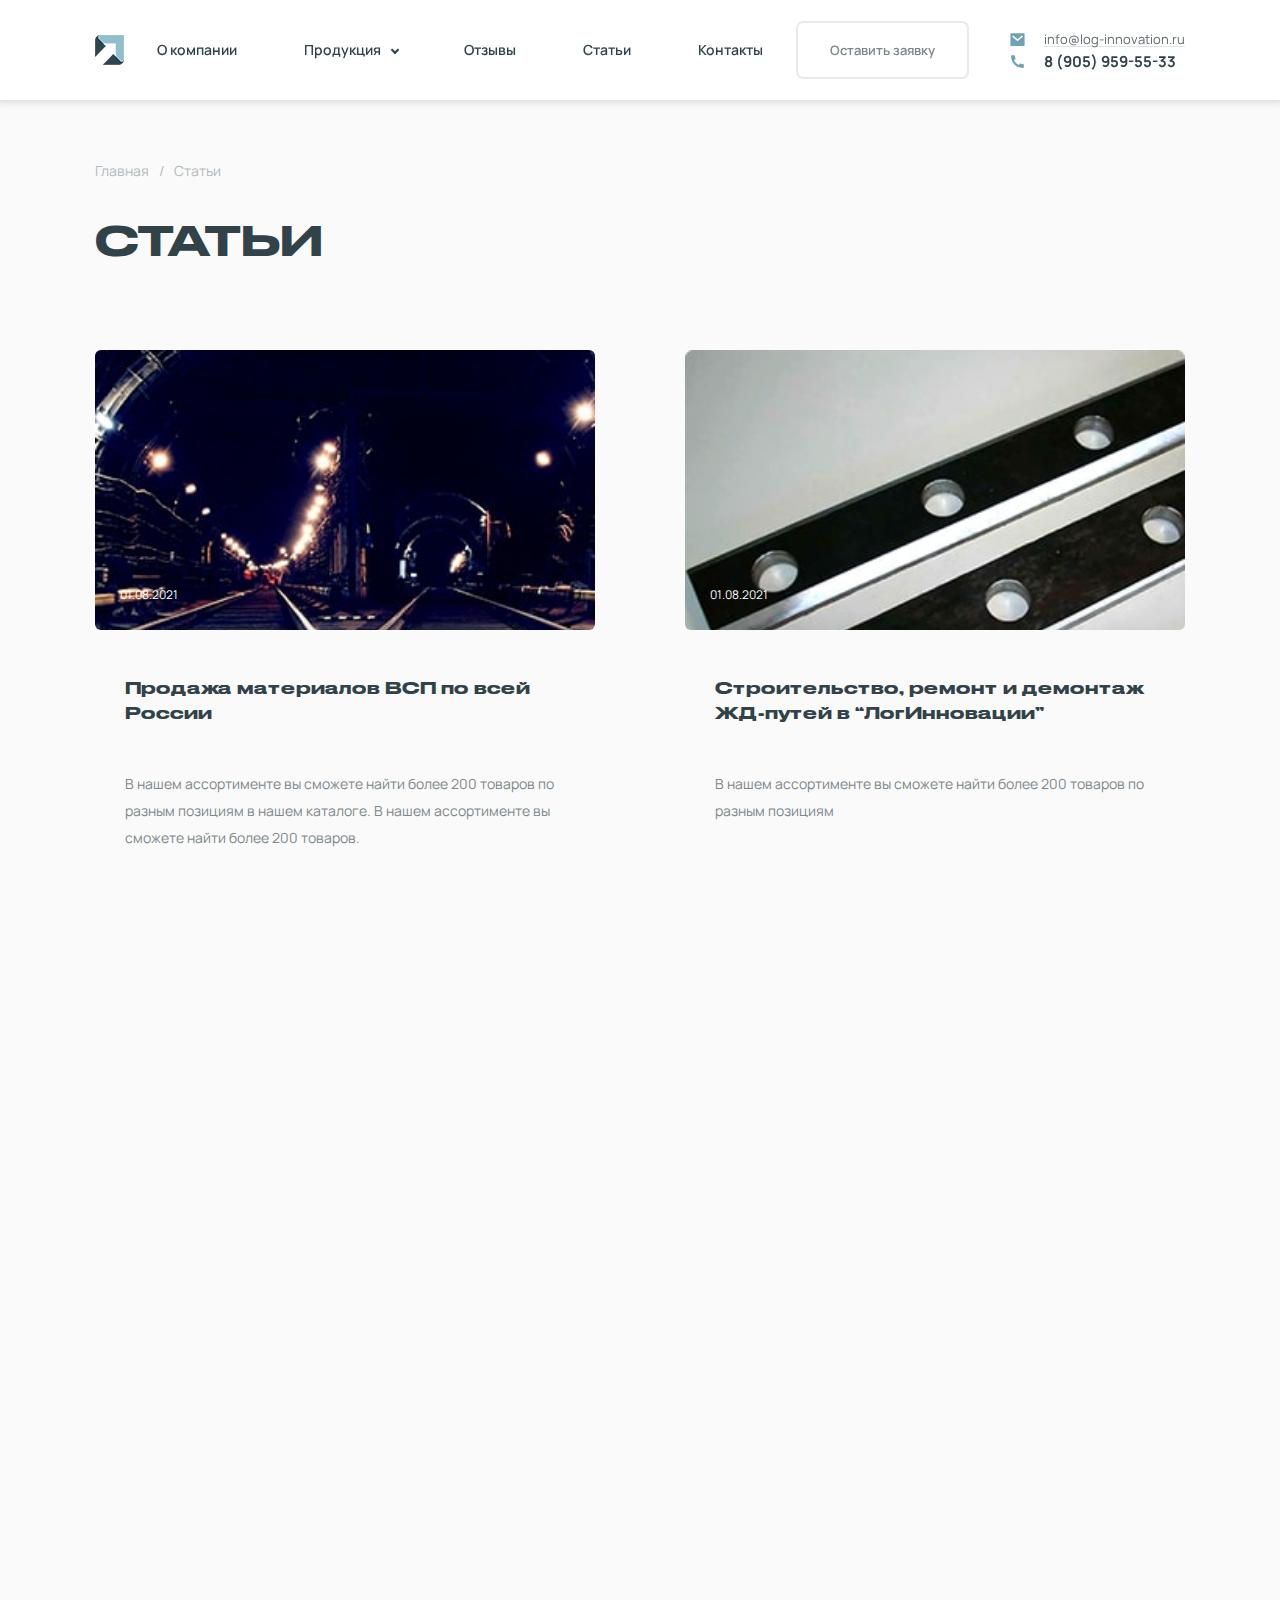
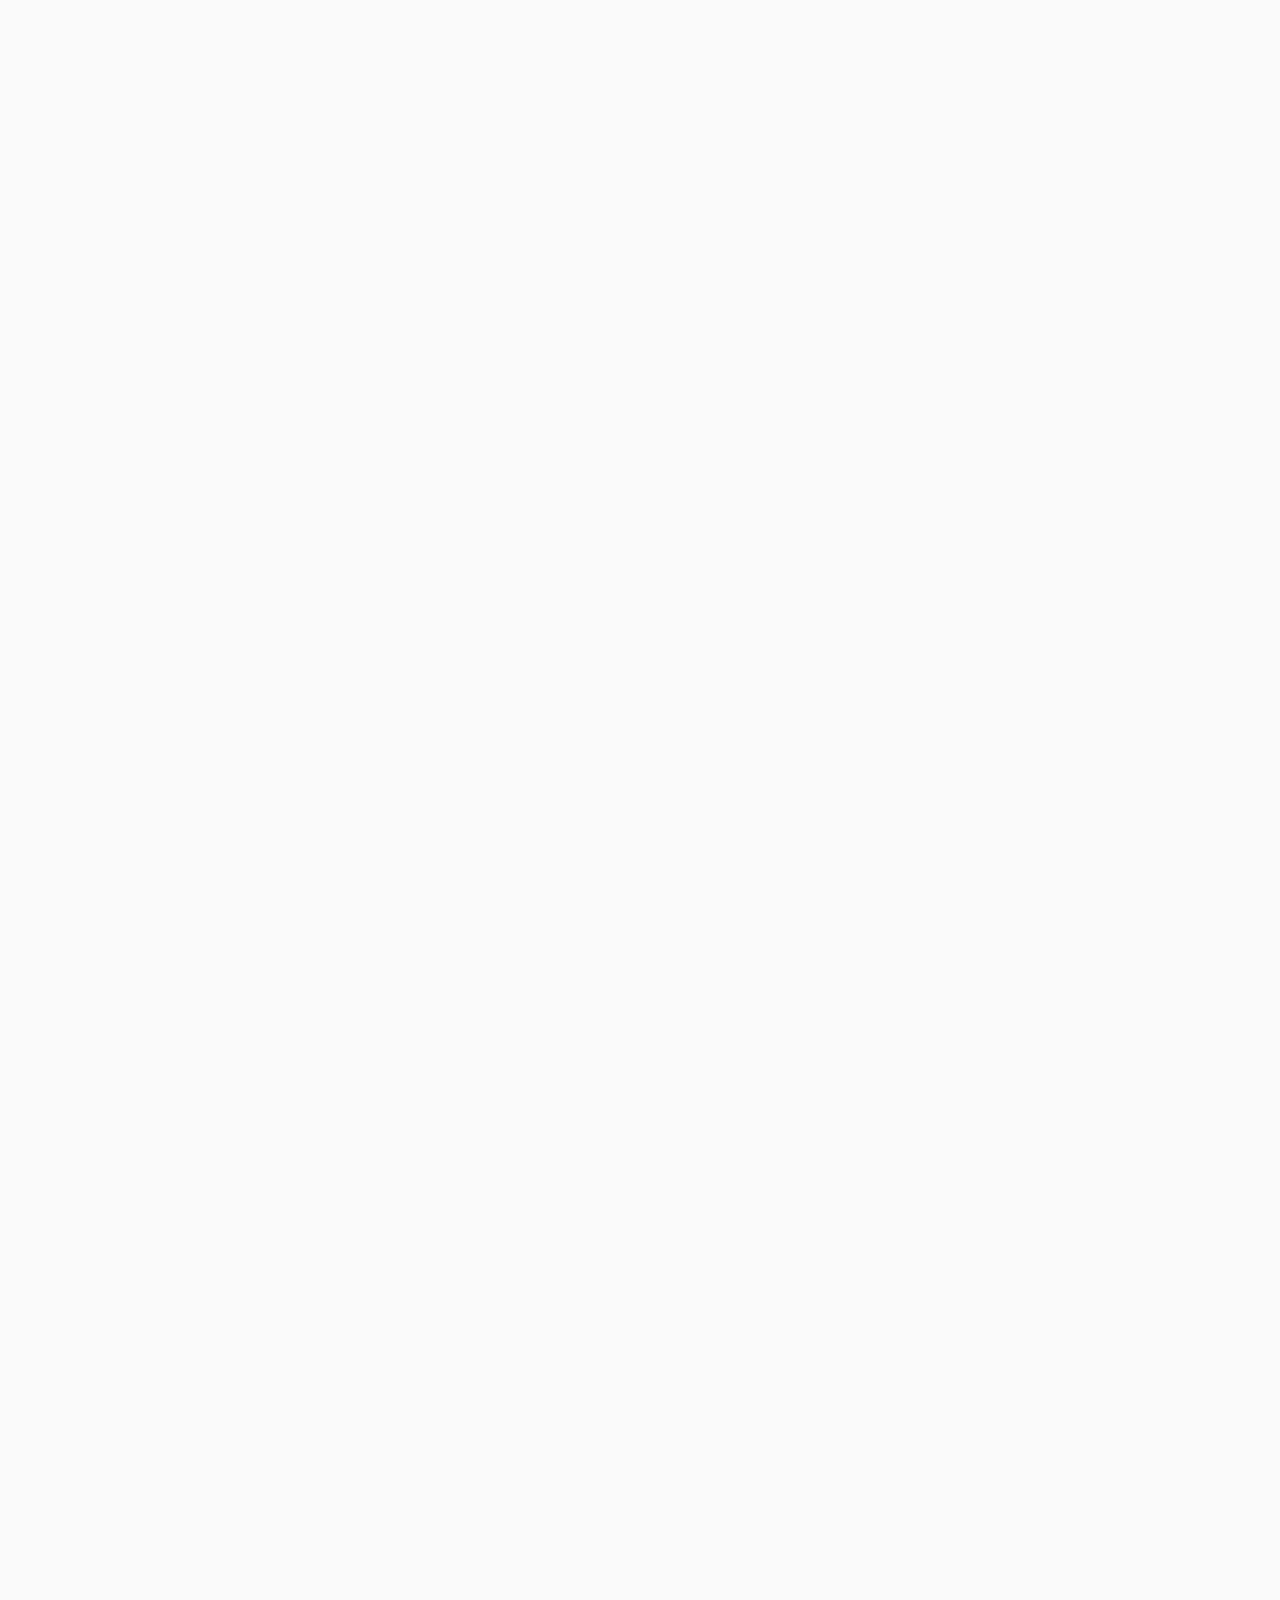
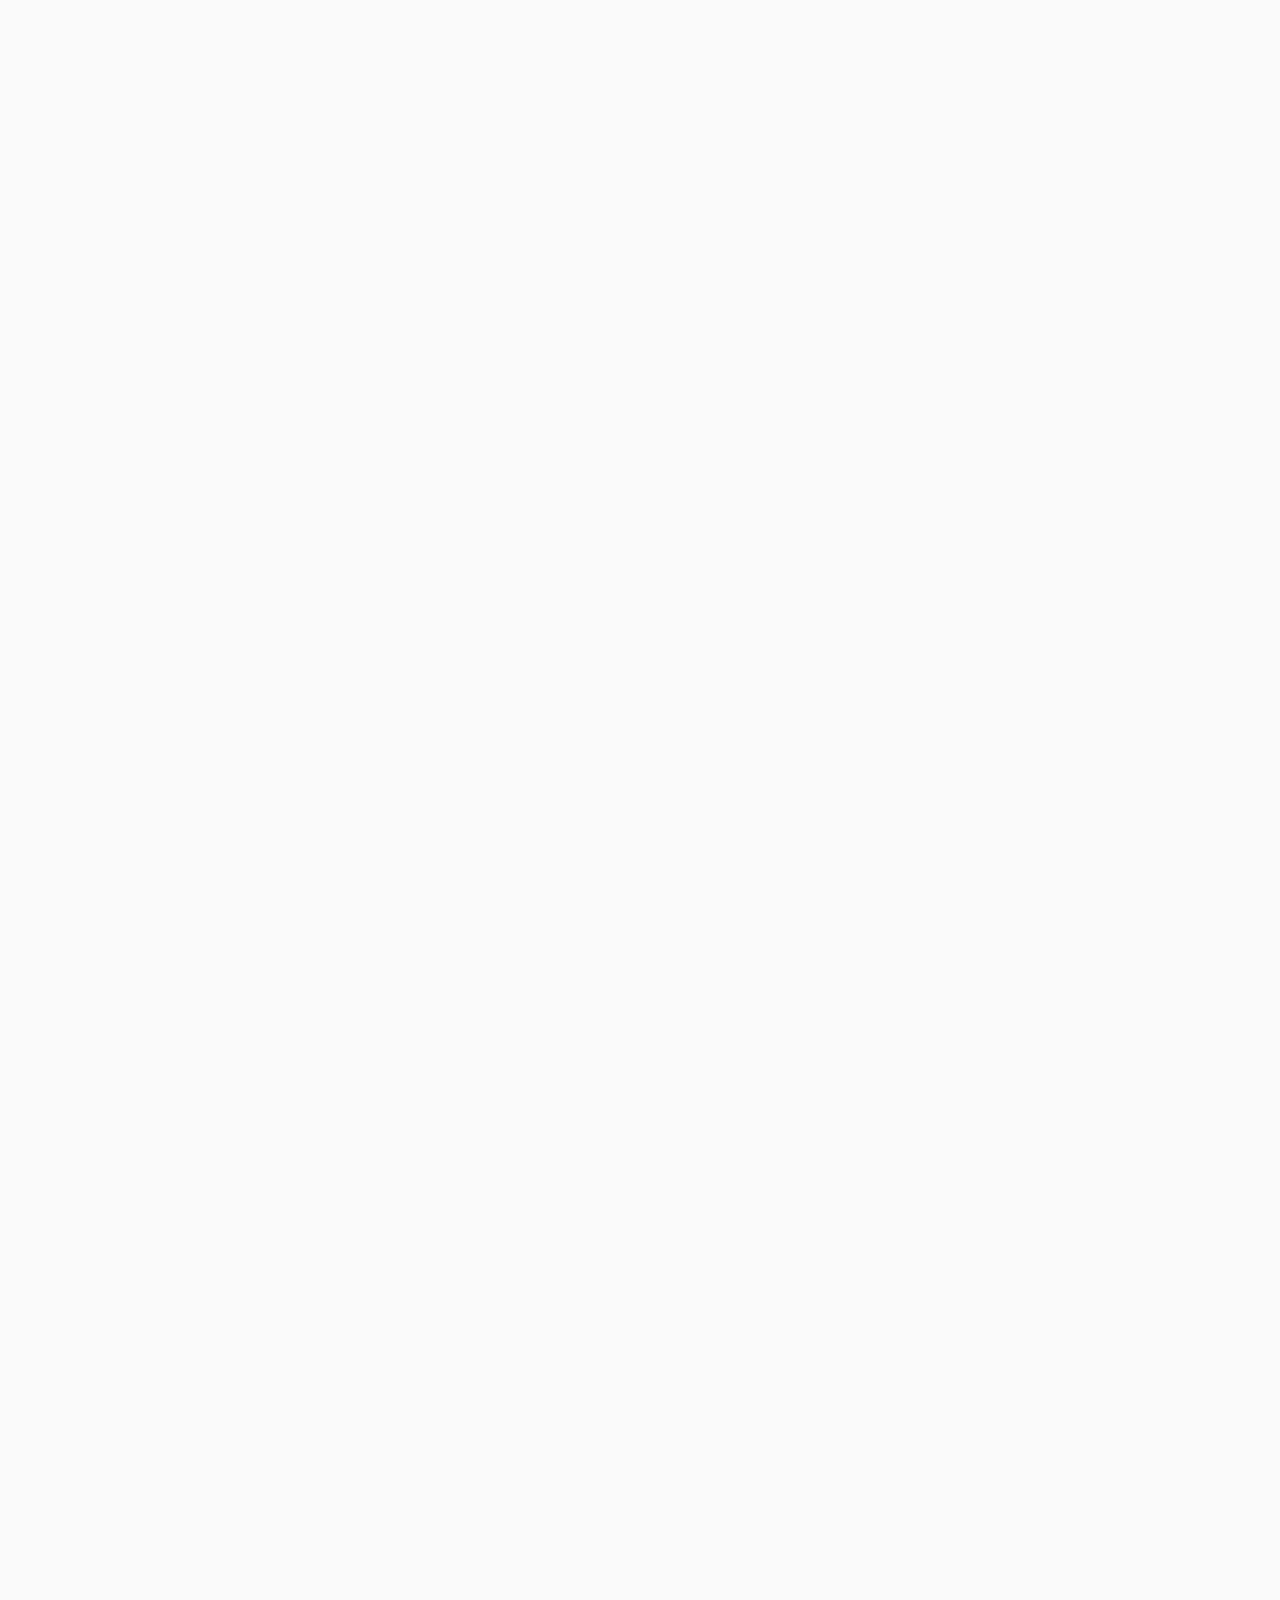
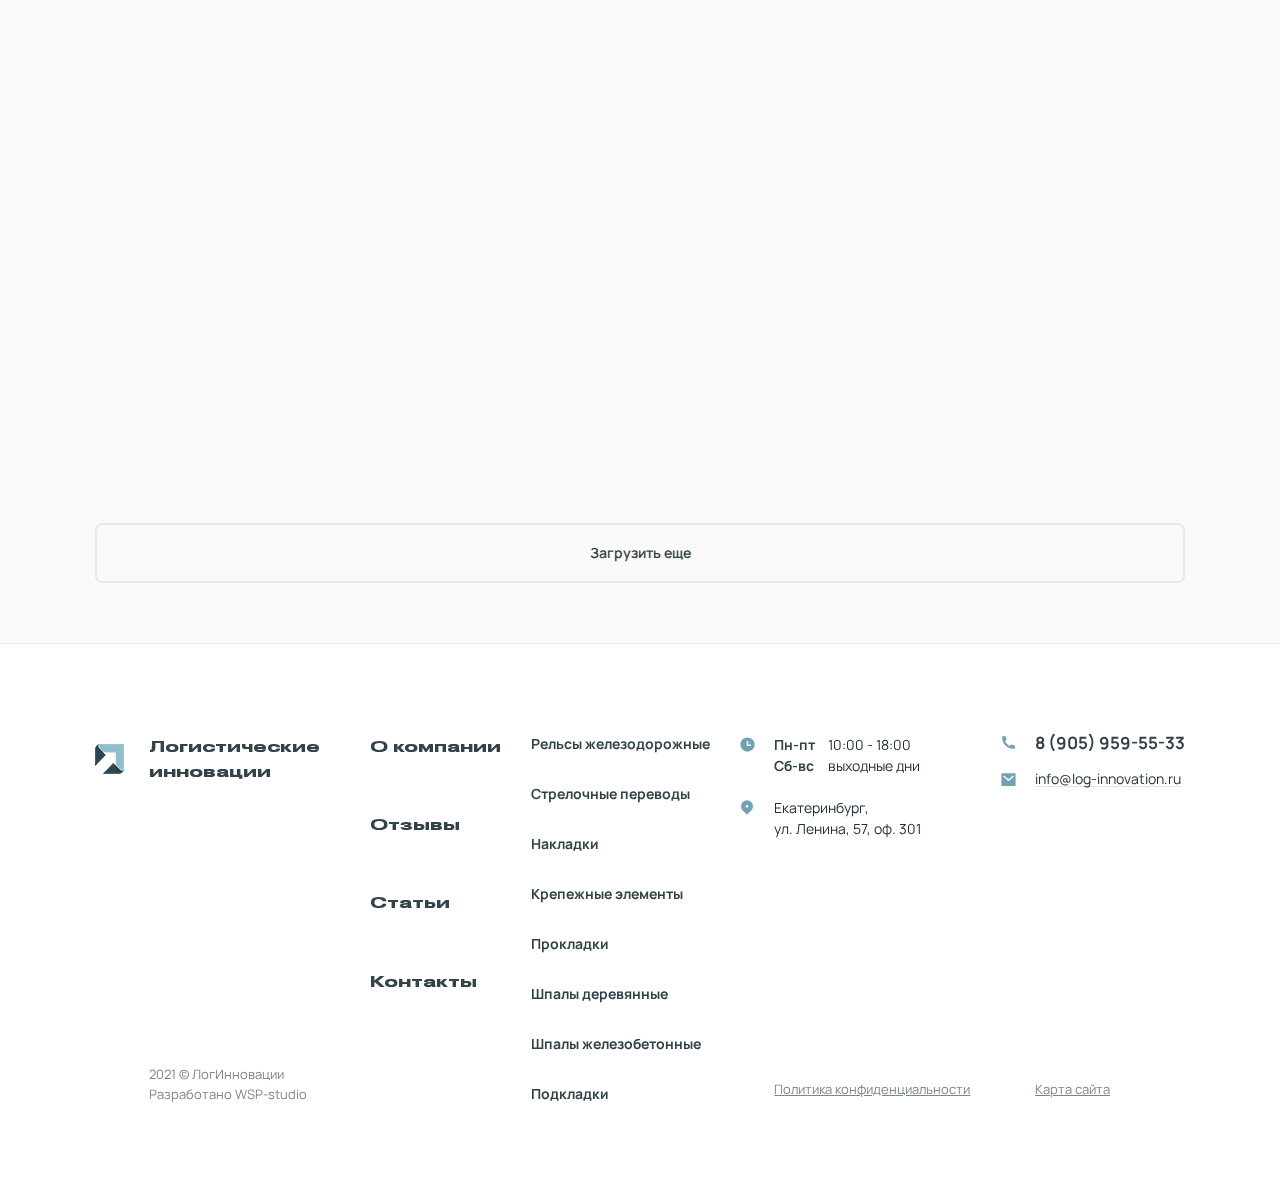
<file: public/articles.html>
<!DOCTYPE html>
<html dir="ltr" lang="ru" class="no-js">

<head>
  <meta charset="utf-8">
  <meta name="Author" content="" />
  <meta name="viewport" content="width=device-width, initial-scale=1, maximum-scale=1, user-scalable=0" />
  <link rel="shortcut icon" href="favicon.ico" />
  <link rel="apple-touch-icon" sizes="180x180" href="assets/manifest/apple-touch-icon.png">
  <link rel="icon" type="image/png" sizes="32x32" href="assets/manifest/favicon-32x32.png">
  <link rel="icon" type="image/png" sizes="192x192" href="assets/manifest/android-chrome-192x192.png">
  <link rel="icon" type="image/png" sizes="16x16" href="assets/manifest/favicon-16x16.png">
  <meta name="theme-color" content="#ffffff">
  <title>Статьи</title>
  <meta name="description" content="" />
  <script>
    document.documentElement.classList.remove('no-js');
    document.documentElement.classList.add('js');
    if (document.documentElement.style.setProperty) {
      document.documentElement.style.setProperty('--viewport-height', window.innerHeight + 'px');
      document.documentElement.style.setProperty('--viewport-height-actual', window.innerHeight + 'px');
    }
  </script>
  <link rel="stylesheet" href="assets/stylesheets/global.min.css">
  <link rel="stylesheet" href="assets/stylesheets/articles.min.css" />
</head>

<body data-plugin="reveal" data-preload>
  <div class="page-content-wrapper">
    <div class="preloader visible">
      <div class="preloader__loader"></div>
    </div>
    <header class="header header_sticky ">
      <div class="outer-container">
        <div class="header__holder">
          <a href="index.html" class="header__logo">
            <img src="assets/images/logo.png" alt="Logo">
            <span>
						Логистические <br>инновации
					</span>
          </a>
          <nav class="main-nav">
            <ul>
              <li>
                <a href="about.html">О компании</a>
              </li>
              <li class="has-children">
                <a href="products.html">Продукция</a>
                <div class="sub-nav">
                  <ul>
                    <li><a href="goods.html">Рельсы железодорожные</a></li>
                    <li><a href="goods.html">Стрелочные переводы</a></li>
                    <li><a href="goods.html">Накладки</a></li>
                    <li><a href="goods.html">Крепежные элементы</a></li>
                    <li><a href="goods.html">Прокладки</a></li>
                    <li><a href="goods.html">Шпалы деревянные</a></li>
                    <li><a href="goods.html">Шпалы железобетонные</a></li>
                    <li><a href="goods.html">Подкладки</a></li>
                  </ul>
                </div>
              </li>
              <li>
                <a href="reviews.html">Отзывы</a>
              </li>
              <li>
                <span class="active">Статьи</span>
              </li>
              <li>
                <a href="contacts.html">Контакты</a>
              </li>
            </ul>
          </nav>
          <div class="header__request">
            <a href="#" class="btn btn-light side-modal-trigger" data-src="#dialog-content">Оставить заявку</a>
          </div>
          <div class="address">
            <span>
						<svg class="icon icon-map-pin-2-fill" width="16" height="16" role="presentation"><use href="assets/images/icons.svg#map-pin-2-fill" xlink:href="assets/images/icons.svg#map-pin-2-fill"></use></svg>
					</span> Екатеринбург, <br>
					ул. Ленина, 57, оф. 301
          </div>
          <div class="schedule">
            <span>
						<svg class="icon icon-time-fill" width="17" height="17" role="presentation"><use href="assets/images/icons.svg#time-fill" xlink:href="assets/images/icons.svg#time-fill"></use></svg>
					</span>
            <b>
						Пн-пт   <br>  
						Сб-вс      
					</b> 10:00 - 18:00 <br>
					выходные дни
          </div>
          <div class="header__contacts">
            <div class="mail">
              <span>
							<svg class="icon icon-mail-fill" width="17" height="17" role="presentation"><use href="assets/images/icons.svg#mail-fill" xlink:href="assets/images/icons.svg#mail-fill"></use></svg>
						</span>
              <a href="mailto:info@log-innovation.ru">info@log-innovation.ru</a>
            </div>
            <div class="phone">
              <span>
							<svg class="icon icon-phone-fill" width="17" height="17" role="presentation"><use href="assets/images/icons.svg#phone-fill" xlink:href="assets/images/icons.svg#phone-fill"></use></svg>
						</span>
              <a href="tel:+79059595533">8 (905) 959-55-33</a>
            </div>
          </div>
          <a href="#" class="ham-trigger">&nbsp;</a>
        </div>
      </div>
    </header>
    <div class="ham-panel ">
      <div class="ham-panel__holder">
        <nav class="ham-panel-nav">
          <ul>
            <li>
              <a href="about.html">О компании</a>
            </li>
            <li class="has-children">
              <span>
								<a href="#">Продукция</a>
								<a class="sub-trigger">&nbsp;</a>
							</span>
              <div class="sub-nav">
                <ul>
                  <li><a href="goods.html">Рельсы железодорожные</a></li>
                  <li><a href="goods.html">Стрелочные переводы</a></li>
                  <li><a href="goods.html">Накладки</a></li>
                  <li><a href="goods.html">Крепежные элементы</a></li>
                  <li><a href="goods.html">Прокладки</a></li>
                  <li><a href="goods.html">Шпалы деревянные</a></li>
                  <li><a href="goods.html">Шпалы железобетонные</a></li>
                  <li><a href="goods.html">Подкладки</a></li>
                </ul>
              </div>
            </li>
            <li>
              <a href="reviews.html">Отзывы</a>
            </li>
            <li class="active">
              <span>Статьи</span>
            </li>
            <li>
              <a href="contacts.html">Контакты</a>
            </li>
          </ul>
        </nav>
        <div class="ham-panel__info">
          <div class="ham-panel__request">
            <a href="#" class="btn btn-light popup-modal" data-fancybox data-src="#dialog-content">Оставить заявку</a>
          </div>
          <div class="ham-panel__phone"><a href="tel:+79059595533">8 (905) 959-55-33</a></div>
          <div class="ham-panel__mail"><a href="mailto:info@log-innovation.ru">info@log-innovation.ru</a></div>
        </div>
      </div>
    </div>
    <div class="page-content">
      <main>
        <div class="inner-page">
          <div class="articles">
            <div class="container">
              <ul class="breadcrumbs">
                <li><a href="index.html">Главная</a></li>
                <li class="active"><span>Статьи</span></li>
              </ul>
              <h1 class="h1 uppercase" data-reveal>Статьи</h1>
              <div class="articles-list">
                <div class="article" data-reveal data-reveal-delay="100">
                  <a href="page.html">
                    <div class="article__image lazyload" data-bg="assets/images/articles/1.jpg">
                      <span class="article__date">01.08.2021</span>
                    </div>
                    <div class="article__content">
                      <div class="article__name">Продажа материалов ВСП по всей России</div>
                      <div class="article__text">В нашем ассортименте вы сможете найти более 200 товаров по разным позициям в нашем каталоге. В нашем ассортименте вы сможете найти более 200 товаров.</div>
                    </div>
                  </a>
                </div>
                <div class="article" data-reveal data-reveal-delay="300">
                  <a href="page.html">
                    <div class="article__image lazyload" data-bg="assets/images/articles/2.jpg">
                      <span class="article__date">01.08.2021</span>
                    </div>
                    <div class="article__content">
                      <div class="article__name">Строительство, ремонт и демонтаж ЖД-путей в “ЛогИнновации”</div>
                      <div class="article__text">В нашем ассортименте вы сможете найти более 200 товаров по разным позициям</div>
                    </div>
                  </a>
                </div>
                <div class="article" data-reveal data-reveal-delay="400">
                  <a href="page.html">
                    <div class="article__image lazyload" data-bg="assets/images/articles/3.jpg">
                      <span class="article__date">01.08.2021</span>
                    </div>
                    <div class="article__content">
                      <div class="article__name">Продажа материалов ВСП по всей России</div>
                      <div class="article__text">В нашем ассортименте вы сможете найти более 200 товаров по разным позициям в нашем каталоге. В нашем ассортименте вы сможете найти более 200 товаров.</div>
                    </div>
                  </a>
                </div>
                <div class="article" data-reveal data-reveal-delay="500">
                  <a href="page.html">
                    <div class="article__image lazyload" data-bg="assets/images/articles/4.jpg">
                      <span class="article__date">01.08.2021</span>
                    </div>
                    <div class="article__content">
                      <div class="article__name">Строительство, ремонт и демонтаж ЖД-путей в “ЛогИнновации”</div>
                      <div class="article__text">В нашем ассортименте вы сможете найти более 200 товаров по разным позициям в нашем каталоге. В нашем ассортименте вы сможете найти более 200 товаров.</div>
                    </div>
                  </a>
                </div>
                <div class="article" data-reveal data-reveal-delay="100">
                  <a href="page.html">
                    <div class="article__image lazyload" data-bg="assets/images/articles/1.jpg">
                      <span class="article__date">01.08.2021</span>
                    </div>
                    <div class="article__content">
                      <div class="article__name">Продажа материалов ВСП по всей России</div>
                      <div class="article__text">В нашем ассортименте вы сможете найти более 200 товаров по разным позициям в нашем каталоге. В нашем ассортименте вы сможете найти более 200 товаров.</div>
                    </div>
                  </a>
                </div>
                <div class="article" data-reveal data-reveal-delay="300">
                  <a href="page.html">
                    <div class="article__image lazyload" data-bg="assets/images/articles/2.jpg">
                      <span class="article__date">01.08.2021</span>
                    </div>
                    <div class="article__content">
                      <div class="article__name">Строительство, ремонт и демонтаж ЖД-путей в “ЛогИнновации”</div>
                      <div class="article__text">В нашем ассортименте вы сможете найти более 200 товаров по разным позициям</div>
                    </div>
                  </a>
                </div>
                <div class="article" data-reveal data-reveal-delay="400">
                  <a href="page.html">
                    <div class="article__image lazyload" data-bg="assets/images/articles/3.jpg">
                      <span class="article__date">01.08.2021</span>
                    </div>
                    <div class="article__content">
                      <div class="article__name">Продажа материалов ВСП по всей России</div>
                      <div class="article__text">В нашем ассортименте вы сможете найти более 200 товаров по разным позициям в нашем каталоге. В нашем ассортименте вы сможете найти более 200 товаров.</div>
                    </div>
                  </a>
                </div>
                <div class="article" data-reveal data-reveal-delay="500">
                  <a href="page.html">
                    <div class="article__image lazyload" data-bg="assets/images/articles/4.jpg">
                      <span class="article__date">01.08.2021</span>
                    </div>
                    <div class="article__content">
                      <div class="article__name">Строительство, ремонт и демонтаж ЖД-путей в “ЛогИнновации”</div>
                      <div class="article__text">В нашем ассортименте вы сможете найти более 200 товаров по разным позициям в нашем каталоге. В нашем ассортименте вы сможете найти более 200 товаров.</div>
                    </div>
                  </a>
                </div>
                <div class="article" data-reveal data-reveal-delay="100">
                  <a href="page.html">
                    <div class="article__image lazyload" data-bg="assets/images/articles/1.jpg">
                      <span class="article__date">01.08.2021</span>
                    </div>
                    <div class="article__content">
                      <div class="article__name">Продажа материалов ВСП по всей России</div>
                      <div class="article__text">В нашем ассортименте вы сможете найти более 200 товаров по разным позициям в нашем каталоге. В нашем ассортименте вы сможете найти более 200 товаров.</div>
                    </div>
                  </a>
                </div>
                <div class="article" data-reveal data-reveal-delay="300">
                  <a href="page.html">
                    <div class="article__image lazyload" data-bg="assets/images/articles/2.jpg">
                      <span class="article__date">01.08.2021</span>
                    </div>
                    <div class="article__content">
                      <div class="article__name">Строительство, ремонт и демонтаж ЖД-путей в “ЛогИнновации”</div>
                      <div class="article__text">В нашем ассортименте вы сможете найти более 200 товаров по разным позициям</div>
                    </div>
                  </a>
                </div>
                <div class="article" data-reveal data-reveal-delay="400">
                  <a href="page.html">
                    <div class="article__image lazyload" data-bg="assets/images/articles/3.jpg">
                      <span class="article__date">01.08.2021</span>
                    </div>
                    <div class="article__content">
                      <div class="article__name">Продажа материалов ВСП по всей России</div>
                      <div class="article__text">В нашем ассортименте вы сможете найти более 200 товаров по разным позициям в нашем каталоге. В нашем ассортименте вы сможете найти более 200 товаров.</div>
                    </div>
                  </a>
                </div>
                <div class="article" data-reveal data-reveal-delay="500">
                  <a href="page.html">
                    <div class="article__image lazyload" data-bg="assets/images/articles/4.jpg">
                      <span class="article__date">01.08.2021</span>
                    </div>
                    <div class="article__content">
                      <div class="article__name">Строительство, ремонт и демонтаж ЖД-путей в “ЛогИнновации”</div>
                      <div class="article__text">В нашем ассортименте вы сможете найти более 200 товаров по разным позициям в нашем каталоге. В нашем ассортименте вы сможете найти более 200 товаров.</div>
                    </div>
                  </a>
                </div>
                <div class="article" data-reveal data-reveal-delay="100">
                  <a href="page.html">
                    <div class="article__image lazyload" data-bg="assets/images/articles/1.jpg">
                      <span class="article__date">01.08.2021</span>
                    </div>
                    <div class="article__content">
                      <div class="article__name">Продажа материалов ВСП по всей России</div>
                      <div class="article__text">В нашем ассортименте вы сможете найти более 200 товаров по разным позициям в нашем каталоге. В нашем ассортименте вы сможете найти более 200 товаров.</div>
                    </div>
                  </a>
                </div>
                <div class="article" data-reveal data-reveal-delay="300">
                  <a href="page.html">
                    <div class="article__image lazyload" data-bg="assets/images/articles/2.jpg">
                      <span class="article__date">01.08.2021</span>
                    </div>
                    <div class="article__content">
                      <div class="article__name">Строительство, ремонт и демонтаж ЖД-путей в “ЛогИнновации”</div>
                      <div class="article__text">В нашем ассортименте вы сможете найти более 200 товаров по разным позициям</div>
                    </div>
                  </a>
                </div>
                <div class="article" data-reveal data-reveal-delay="400">
                  <a href="page.html">
                    <div class="article__image lazyload" data-bg="assets/images/articles/3.jpg">
                      <span class="article__date">01.08.2021</span>
                    </div>
                    <div class="article__content">
                      <div class="article__name">Продажа материалов ВСП по всей России</div>
                      <div class="article__text">В нашем ассортименте вы сможете найти более 200 товаров по разным позициям в нашем каталоге. В нашем ассортименте вы сможете найти более 200 товаров.</div>
                    </div>
                  </a>
                </div>
                <div class="article" data-reveal data-reveal-delay="500">
                  <a href="page.html">
                    <div class="article__image lazyload" data-bg="assets/images/articles/4.jpg">
                      <span class="article__date">01.08.2021</span>
                    </div>
                    <div class="article__content">
                      <div class="article__name">Строительство, ремонт и демонтаж ЖД-путей в “ЛогИнновации”</div>
                      <div class="article__text">В нашем ассортименте вы сможете найти более 200 товаров по разным позициям в нашем каталоге. В нашем ассортименте вы сможете найти более 200 товаров.</div>
                    </div>
                  </a>
                </div>
              </div>
              <div class="articles__btn">
                <a href="#" class="btn btn-light">Загрузить еще</a>
              </div>
            </div>
          </div>
        </div>
      </main>
      <footer class="footer">
        <div class="container">
          <div class="footer__holder">
            <div class="footer__col footer__logo">
              <a href="index.html">
                <img src="assets/images/logo.png" alt="Logo">
                <span>
							Логистические <br>инновации
						</span>
              </a>
              <div class="footer__copyright"> 2021 © ЛогИнновации <br>
						Разработано <a href="#" target="_blank" rel="noopener noreferrer">WSP-studio</a>
              </div>
            </div>
            <nav class="footer__col footer-main-nav">
              <ul>
                <li><a href="about.html">О компании</a></li>
                <li class="has-children dropdown" data-plugin="dropdown">
                  <span>
										<a href="#">Продукция</a>
										<a href="#submenu" data-dropdown-btn class="dropdown-trigger">&nbsp;</a>
									</span>
                  <div class="sub-nav dropdown-content" data-dropdown-content="submenu">
                    <ul>
                      <li><a href="goods.html">Рельсы железодорожные</a></li>
                      <li><a href="goods.html">Стрелочные переводы</a></li>
                      <li><a href="goods.html">Накладки</a></li>
                      <li><a href="goods.html">Крепежные элементы</a></li>
                      <li><a href="goods.html">Прокладки</a></li>
                      <li><a href="goods.html">Шпалы деревянные</a></li>
                      <li><a href="goods.html">Шпалы железобетонные</a></li>
                      <li><a href="goods.html">Подкладки</a></li>
                    </ul>
                  </div>
                </li>
                <li><a href="reviews.html">Отзывы</a></li>
                <li><a href="articles.html">Статьи</a></li>
                <li><a href="contacts.html">Контакты</a></li>
              </ul>
            </nav>
            <nav class="footer-sub-nav footer__col">
              <ul>
                <li><a href="goods.html">Рельсы железодорожные</a></li>
                <li><a href="goods.html">Стрелочные переводы</a></li>
                <li><a href="goods.html">Накладки</a></li>
                <li><a href="goods.html">Крепежные элементы</a></li>
                <li><a href="goods.html">Прокладки</a></li>
                <li><a href="goods.html">Шпалы деревянные</a></li>
                <li><a href="goods.html">Шпалы железобетонные</a></li>
                <li><a href="goods.html">Подкладки</a></li>
              </ul>
            </nav>
            <div class="footer__col">
              <div>
                <div class="schedule">
                  <span>
								<svg class="icon icon-time-fill" width="17" height="17" role="presentation"><use href="assets/images/icons.svg#time-fill" xlink:href="assets/images/icons.svg#time-fill"></use></svg>
							</span>
                  <b>
								Пн-пт   <br>  
								Сб-вс      
							</b> 10:00 - 18:00 <br>
							выходные дни
                </div>
                <div class="address">
                  <span>
								<svg class="icon icon-map-pin-2-fill" width="16" height="16" role="presentation"><use href="assets/images/icons.svg#map-pin-2-fill" xlink:href="assets/images/icons.svg#map-pin-2-fill"></use></svg>
							</span> Екатеринбург, <br>
							ул. Ленина, 57, оф. 301
                </div>
              </div>
              <a href="#" class="footer__politics">Политика конфиденциальности</a>
            </div>
            <div class="footer__col">
              <div>
                <div class="phone">
                  <span>
								<svg class="icon icon-phone-fill" width="17" height="17" role="presentation"><use href="assets/images/icons.svg#phone-fill" xlink:href="assets/images/icons.svg#phone-fill"></use></svg>
							</span>
                  <a href="tel:+79059595533">8 (905) 959-55-33</a>
                </div>
                <div class="mail">
                  <span>
								<svg class="icon icon-mail-fill" width="17" height="17" role="presentation"><use href="assets/images/icons.svg#mail-fill" xlink:href="assets/images/icons.svg#mail-fill"></use></svg>
							</span>
                  <a href="mailto:info@log-innovation.ru">info@log-innovation.ru</a>
                </div>
              </div>
              <a href="#" class="footer__site-map">Карта сайта</a>
            </div>
            <div class="footer__mobile">
              <a href="#" class="footer__politics">Политика конфиденциальности</a>
              <a href="#" class="footer__site-map">Карта сайта</a>
              <div class="footer__copyright"> 2021 © ЛогИнновации <br>
						Разработано <a href="#" target="_blank" rel="noopener noreferrer">WSP-studio</a>
              </div>
            </div>
          </div>
        </div>
      </footer>
    </div>
    <div class="js-modal">
      <div class="request-modal form" id="dialog-content" style="display:none;">
        <div class="request-modal__holder">
          <form>
            <h2 class="h3 uppercase">Оставить заявку</h2>
            <div class="form-group">
              <div>
                <div class="form-control">
                  <input type="text" placeholder="Имя" name="Name">
                </div>
                <div class="form-control">
                  <input type="tel" placeholder="Телефон" name="Phone">
                </div>
                <div class="form-control">
                  <input type="text" placeholder="E-mail" name="Email">
                </div>
                <div class="form-control">
                  <textarea placeholder="Комментарий" name="Comment"></textarea>
                </div>
              </div>
              <div class="form-control">
                <button type="submit" class="btn btn-dark">Отправить</button>
                <p class="form__agree"> Нажимая на "Отправить", Вы даете согласие на обработку персональных данных и соглашаетесь с <a href="#" target="_blank" rel="noopener noreferrer"> пользовательським соглашением и политикой конфиденциальности</a>
                </p>
              </div>
            </div>
          </form>
        </div>
      </div>
      <div class="success-modal form" id="success-content" style="display:none;">
        <div class="success-modal__holder">
          <svg class="icon icon-check" width="68" height="68" role="presentation">
            <use href="assets/images/icons.svg#check" xlink:href="assets/images/icons.svg#check"></use>
          </svg>
          <h2 class="h3 uppercase">Спасибо!</h2>
          <p class="h5">Ваша заявка успешно отправлена</p>
          <p>Мы свяжемся с Вами в ближайшее время для уточнения деталей</p>
        </div>
      </div>
    </div>
  </div>
  <script src="assets/javascripts/main.js"></script>
</body>

</html>
</file>
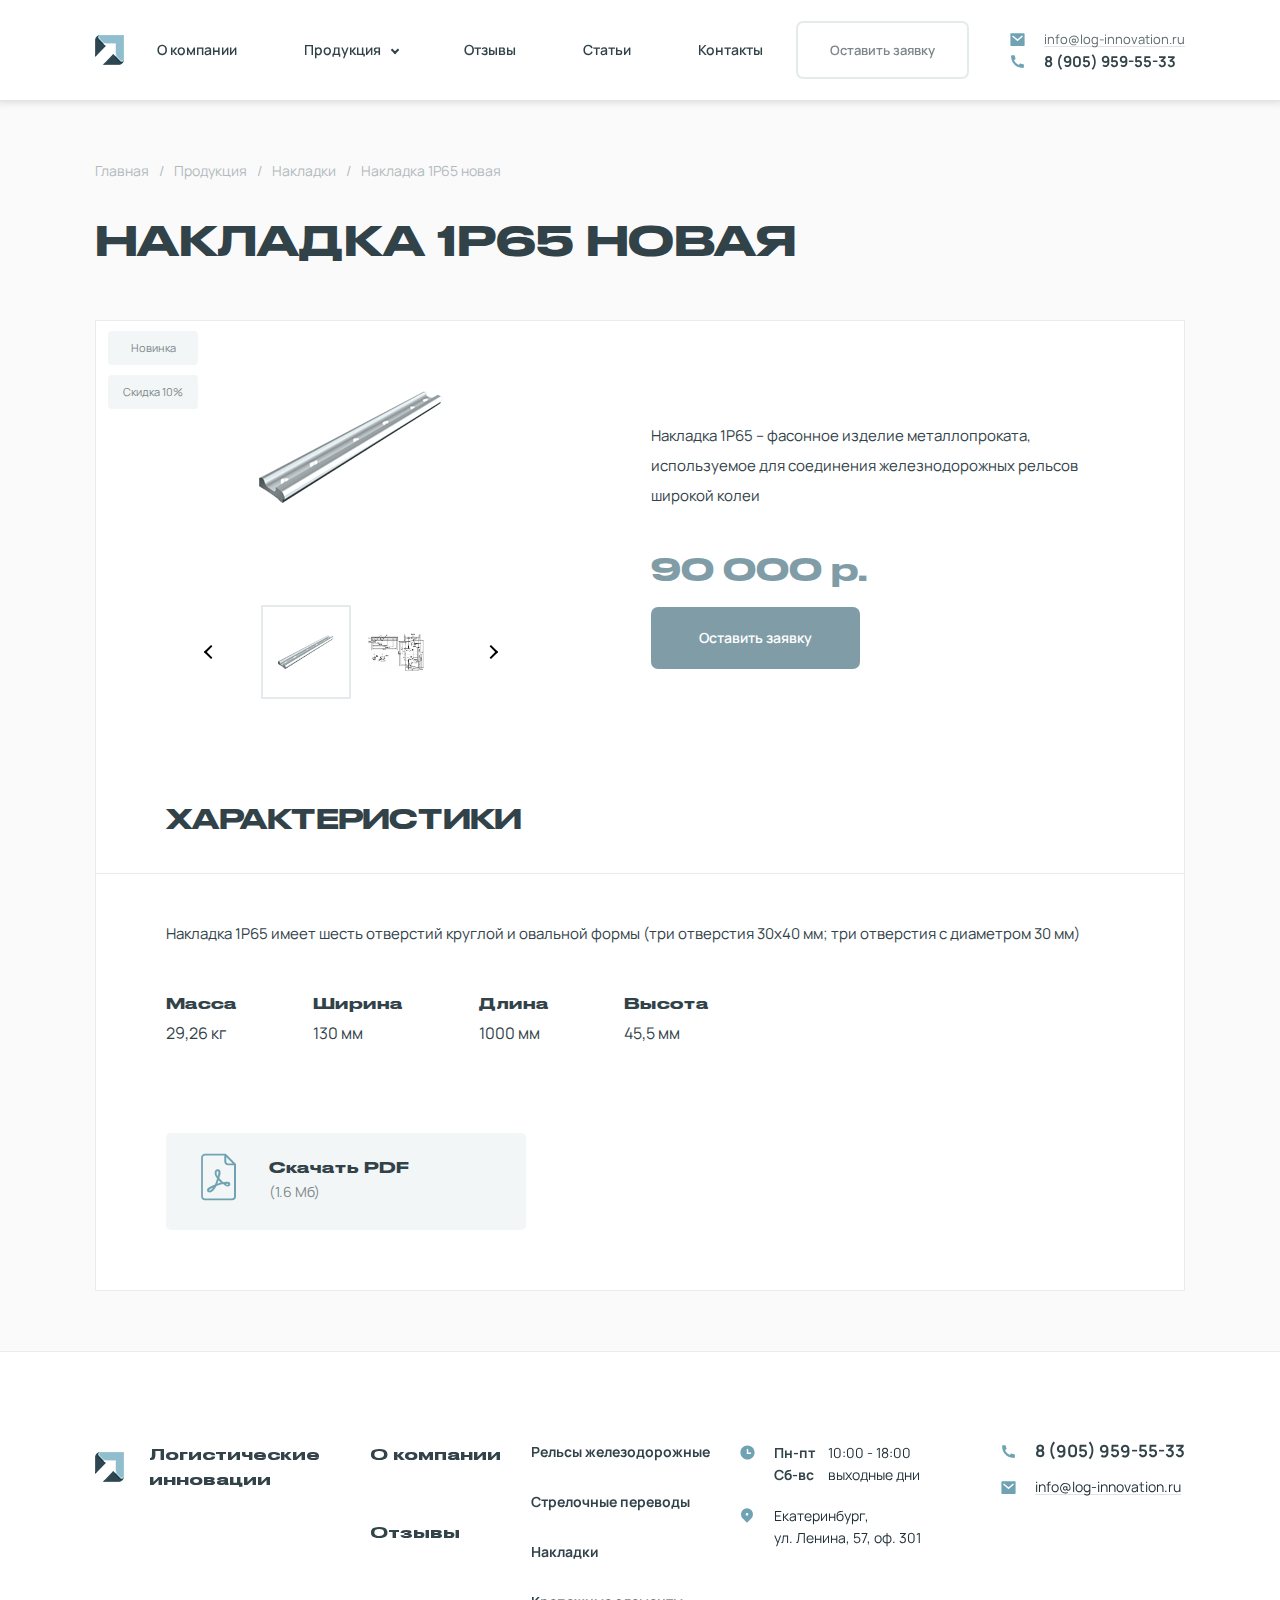
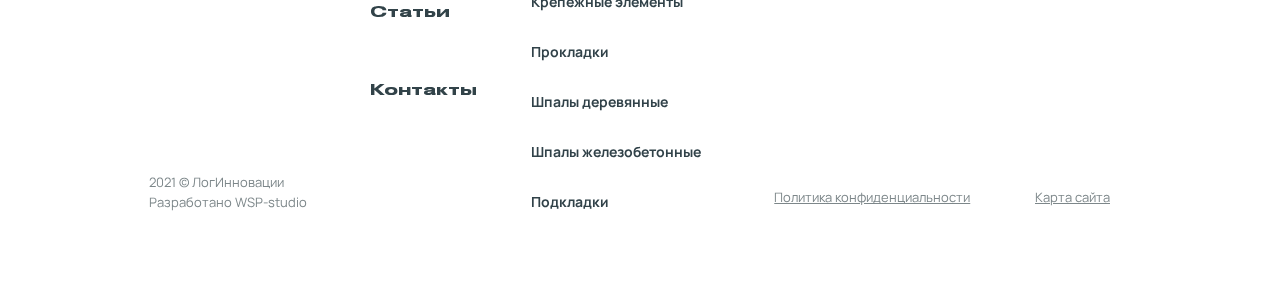
<file: public/card.html>
<!DOCTYPE html>
<html dir="ltr" lang="ru" class="no-js">

<head>
  <meta charset="utf-8">
  <meta name="Author" content="" />
  <meta name="viewport" content="width=device-width, initial-scale=1, maximum-scale=1, user-scalable=0" />
  <link rel="shortcut icon" href="favicon.ico" />
  <link rel="apple-touch-icon" sizes="180x180" href="assets/manifest/apple-touch-icon.png">
  <link rel="icon" type="image/png" sizes="32x32" href="assets/manifest/favicon-32x32.png">
  <link rel="icon" type="image/png" sizes="192x192" href="assets/manifest/android-chrome-192x192.png">
  <link rel="icon" type="image/png" sizes="16x16" href="assets/manifest/favicon-16x16.png">
  <meta name="theme-color" content="#ffffff">
  <title>Накладка 1Р65 новая</title>
  <meta name="description" content="" />
  <script>
    document.documentElement.classList.remove('no-js');
    document.documentElement.classList.add('js');
    if (document.documentElement.style.setProperty) {
      document.documentElement.style.setProperty('--viewport-height', window.innerHeight + 'px');
      document.documentElement.style.setProperty('--viewport-height-actual', window.innerHeight + 'px');
    }
  </script>
  <link rel="stylesheet" href="assets/stylesheets/global.min.css">
  <link rel="stylesheet" href="assets/stylesheets/card.min.css" />
</head>

<body data-plugin="reveal" data-preload>
  <div class="page-content-wrapper">
    <div class="preloader visible">
      <div class="preloader__loader"></div>
    </div>
    <header class="header header_sticky ">
      <div class="outer-container">
        <div class="header__holder">
          <a href="index.html" class="header__logo">
            <img src="assets/images/logo.png" alt="Logo">
            <span>
						Логистические <br>инновации
					</span>
          </a>
          <nav class="main-nav">
            <ul>
              <li>
                <a href="about.html">О компании</a>
              </li>
              <li class="has-children">
                <a href="products.html">Продукция</a>
                <div class="sub-nav">
                  <ul>
                    <li><a href="goods.html">Рельсы железодорожные</a></li>
                    <li><a href="goods.html">Стрелочные переводы</a></li>
                    <li><a href="goods.html">Накладки</a></li>
                    <li><a href="goods.html">Крепежные элементы</a></li>
                    <li><a href="goods.html">Прокладки</a></li>
                    <li><a href="goods.html">Шпалы деревянные</a></li>
                    <li><a href="goods.html">Шпалы железобетонные</a></li>
                    <li><a href="goods.html">Подкладки</a></li>
                  </ul>
                </div>
              </li>
              <li>
                <a href="reviews.html">Отзывы</a>
              </li>
              <li>
                <a href="articles.html">Статьи</a>
              </li>
              <li>
                <a href="contacts.html">Контакты</a>
              </li>
            </ul>
          </nav>
          <div class="header__request">
            <a href="#" class="btn btn-light side-modal-trigger" data-src="#dialog-content">Оставить заявку</a>
          </div>
          <div class="address">
            <span>
						<svg class="icon icon-map-pin-2-fill" width="16" height="16" role="presentation"><use href="assets/images/icons.svg#map-pin-2-fill" xlink:href="assets/images/icons.svg#map-pin-2-fill"></use></svg>
					</span> Екатеринбург, <br>
					ул. Ленина, 57, оф. 301
          </div>
          <div class="schedule">
            <span>
						<svg class="icon icon-time-fill" width="17" height="17" role="presentation"><use href="assets/images/icons.svg#time-fill" xlink:href="assets/images/icons.svg#time-fill"></use></svg>
					</span>
            <b>
						Пн-пт   <br>  
						Сб-вс      
					</b> 10:00 - 18:00 <br>
					выходные дни
          </div>
          <div class="header__contacts">
            <div class="mail">
              <span>
							<svg class="icon icon-mail-fill" width="17" height="17" role="presentation"><use href="assets/images/icons.svg#mail-fill" xlink:href="assets/images/icons.svg#mail-fill"></use></svg>
						</span>
              <a href="mailto:info@log-innovation.ru">info@log-innovation.ru</a>
            </div>
            <div class="phone">
              <span>
							<svg class="icon icon-phone-fill" width="17" height="17" role="presentation"><use href="assets/images/icons.svg#phone-fill" xlink:href="assets/images/icons.svg#phone-fill"></use></svg>
						</span>
              <a href="tel:+79059595533">8 (905) 959-55-33</a>
            </div>
          </div>
          <a href="#" class="ham-trigger">&nbsp;</a>
        </div>
      </div>
    </header>
    <div class="ham-panel ">
      <div class="ham-panel__holder">
        <nav class="ham-panel-nav">
          <ul>
            <li>
              <a href="about.html">О компании</a>
            </li>
            <li class="has-children">
              <span>
								<a href="#">Продукция</a>
								<a class="sub-trigger">&nbsp;</a>
							</span>
              <div class="sub-nav">
                <ul>
                  <li><a href="goods.html">Рельсы железодорожные</a></li>
                  <li><a href="goods.html">Стрелочные переводы</a></li>
                  <li><a href="goods.html">Накладки</a></li>
                  <li><a href="goods.html">Крепежные элементы</a></li>
                  <li><a href="goods.html">Прокладки</a></li>
                  <li><a href="goods.html">Шпалы деревянные</a></li>
                  <li><a href="goods.html">Шпалы железобетонные</a></li>
                  <li><a href="goods.html">Подкладки</a></li>
                </ul>
              </div>
            </li>
            <li>
              <a href="reviews.html">Отзывы</a>
            </li>
            <li>
              <a href="articles.html">Статьи</a>
            </li>
            <li>
              <a href="contacts.html">Контакты</a>
            </li>
          </ul>
        </nav>
        <div class="ham-panel__info">
          <div class="ham-panel__request">
            <a href="#" class="btn btn-light popup-modal" data-fancybox data-src="#dialog-content">Оставить заявку</a>
          </div>
          <div class="ham-panel__phone"><a href="tel:+79059595533">8 (905) 959-55-33</a></div>
          <div class="ham-panel__mail"><a href="mailto:info@log-innovation.ru">info@log-innovation.ru</a></div>
        </div>
      </div>
    </div>
    <div class="page-content">
      <main>
        <div class="inner-page">
          <div class="card">
            <div class="container">
              <ul class="breadcrumbs">
                <li><a href="index.html">Главная</a></li>
                <li><a href="production.html">Продукция</a></li>
                <li><a href="goods.html">Накладки</a></li>
                <li class="active"><span>Накладка 1Р65 новая</span></li>
              </ul>
              <h1 class="h1 uppercase" data-reveal>Накладка 1Р65 новая</h1>
              <div class="card__content">
                <div class="card__holder">
                  <div class="card__captions"><span>Новинка</span><span>Скидка 10%</span></div>
                  <div class="card__preview slider preview" data-plugin="preview">
                    <div class="slider__holder">
                      <a href="assets/images/goods/1.png" data-fancybox>
                        <img src="assets/images/goods/1.png" alt="Накладка 1Р65 новая">
                      </a>
                      <a href="assets/images/goods/1-2.jpg" data-fancybox>
                        <img src="assets/images/goods/1-2.jpg" alt="Накладка 1Р65 новая">
                      </a>
                      <a href="assets/images/goods/1.png" data-fancybox>
                        <img src="assets/images/goods/1.png" alt="Накладка 1Р65 новая">
                      </a>
                      <a href="assets/images/goods/1-2.jpg" data-fancybox>
                        <img src="assets/images/goods/1-2.jpg" alt="Накладка 1Р65 новая">
                      </a>
                    </div>
                    <div class="slider-nav">
                      <div>
                        <div class="slider-nav__item">
                          <img src="assets/images/goods/1.png" alt="Накладка 1Р65 новая">
                        </div>
                      </div>
                      <div>
                        <div class="slider-nav__item">
                          <img src="assets/images/goods/1-2.jpg" alt="Накладка 1Р65 новая">
                        </div>
                      </div>
                      <div>
                        <div class="slider-nav__item">
                          <img src="assets/images/goods/1.png" alt="Накладка 1Р65 новая">
                        </div>
                      </div>
                      <div>
                        <div class="slider-nav__item">
                          <img src="assets/images/goods/1-2.jpg" alt="Накладка 1Р65 новая">
                        </div>
                      </div>
                    </div>
                  </div>
                  <div class="card__info">
                    <div class="card__text"> Накладка 1Р65 – фасонное изделие металлопроката, используемое для соединения железнодорожных рельсов широкой колеи </div>
                    <div class="card__buy">
                      <div class="card__price h3">90 000 р.</div>
                      <div class="card__request">
                        <a href="#" class="btn btn-dark side-modal-trigger" data-src="#dialog-content">Оставить заявку</a>
                      </div>
                    </div>
                  </div>
                </div>
                <div class="card__parameters">
                  <h2 class="h3 uppercase">характеристики</h2>
                  <p>Накладка 1Р65 имеет шесть отверстий круглой и овальной формы (три отверстия 30х40 мм; три отверстия с диаметром 30 мм)</p>
                  <ul>
                    <li>
                      <b class="h6">Масса</b>
                      <span>29,26 кг</span>
                    </li>
                    <li>
                      <b class="h6">Ширина</b>
                      <span>130 мм</span>
                    </li>
                    <li>
                      <b class="h6">Длина</b>
                      <span>1000 мм</span>
                    </li>
                    <li>
                      <b class="h6">Высота</b>
                      <span>45,5 мм</span>
                    </li>
                  </ul>
                  <a href="#" class="document">
                    <div class="document__icon">
                      <svg class="icon icon-pdf" width="35" height="48" role="presentation">
                        <use href="assets/images/icons.svg#pdf" xlink:href="assets/images/icons.svg#pdf"></use>
                      </svg>
                    </div>
                    <div class="document__content">
                      <div class="document__name h6">Скачать PDF</div>
                      <div class="document__size">(1.6 Мб)</div>
                    </div>
                  </a>
                </div>
              </div>
            </div>
          </div>
        </div>
      </main>
      <footer class="footer">
        <div class="container">
          <div class="footer__holder">
            <div class="footer__col footer__logo">
              <a href="index.html">
                <img src="assets/images/logo.png" alt="Logo">
                <span>
							Логистические <br>инновации
						</span>
              </a>
              <div class="footer__copyright"> 2021 © ЛогИнновации <br>
						Разработано <a href="#" target="_blank" rel="noopener noreferrer">WSP-studio</a>
              </div>
            </div>
            <nav class="footer__col footer-main-nav">
              <ul>
                <li><a href="about.html">О компании</a></li>
                <li class="has-children dropdown" data-plugin="dropdown">
                  <span>
										<a href="#">Продукция</a>
										<a href="#submenu" data-dropdown-btn class="dropdown-trigger">&nbsp;</a>
									</span>
                  <div class="sub-nav dropdown-content" data-dropdown-content="submenu">
                    <ul>
                      <li><a href="goods.html">Рельсы железодорожные</a></li>
                      <li><a href="goods.html">Стрелочные переводы</a></li>
                      <li><a href="goods.html">Накладки</a></li>
                      <li><a href="goods.html">Крепежные элементы</a></li>
                      <li><a href="goods.html">Прокладки</a></li>
                      <li><a href="goods.html">Шпалы деревянные</a></li>
                      <li><a href="goods.html">Шпалы железобетонные</a></li>
                      <li><a href="goods.html">Подкладки</a></li>
                    </ul>
                  </div>
                </li>
                <li><a href="reviews.html">Отзывы</a></li>
                <li><a href="articles.html">Статьи</a></li>
                <li><a href="contacts.html">Контакты</a></li>
              </ul>
            </nav>
            <nav class="footer-sub-nav footer__col">
              <ul>
                <li><a href="goods.html">Рельсы железодорожные</a></li>
                <li><a href="goods.html">Стрелочные переводы</a></li>
                <li><a href="goods.html">Накладки</a></li>
                <li><a href="goods.html">Крепежные элементы</a></li>
                <li><a href="goods.html">Прокладки</a></li>
                <li><a href="goods.html">Шпалы деревянные</a></li>
                <li><a href="goods.html">Шпалы железобетонные</a></li>
                <li><a href="goods.html">Подкладки</a></li>
              </ul>
            </nav>
            <div class="footer__col">
              <div>
                <div class="schedule">
                  <span>
								<svg class="icon icon-time-fill" width="17" height="17" role="presentation"><use href="assets/images/icons.svg#time-fill" xlink:href="assets/images/icons.svg#time-fill"></use></svg>
							</span>
                  <b>
								Пн-пт   <br>  
								Сб-вс      
							</b> 10:00 - 18:00 <br>
							выходные дни
                </div>
                <div class="address">
                  <span>
								<svg class="icon icon-map-pin-2-fill" width="16" height="16" role="presentation"><use href="assets/images/icons.svg#map-pin-2-fill" xlink:href="assets/images/icons.svg#map-pin-2-fill"></use></svg>
							</span> Екатеринбург, <br>
							ул. Ленина, 57, оф. 301
                </div>
              </div>
              <a href="#" class="footer__politics">Политика конфиденциальности</a>
            </div>
            <div class="footer__col">
              <div>
                <div class="phone">
                  <span>
								<svg class="icon icon-phone-fill" width="17" height="17" role="presentation"><use href="assets/images/icons.svg#phone-fill" xlink:href="assets/images/icons.svg#phone-fill"></use></svg>
							</span>
                  <a href="tel:+79059595533">8 (905) 959-55-33</a>
                </div>
                <div class="mail">
                  <span>
								<svg class="icon icon-mail-fill" width="17" height="17" role="presentation"><use href="assets/images/icons.svg#mail-fill" xlink:href="assets/images/icons.svg#mail-fill"></use></svg>
							</span>
                  <a href="mailto:info@log-innovation.ru">info@log-innovation.ru</a>
                </div>
              </div>
              <a href="#" class="footer__site-map">Карта сайта</a>
            </div>
            <div class="footer__mobile">
              <a href="#" class="footer__politics">Политика конфиденциальности</a>
              <a href="#" class="footer__site-map">Карта сайта</a>
              <div class="footer__copyright"> 2021 © ЛогИнновации <br>
						Разработано <a href="#" target="_blank" rel="noopener noreferrer">WSP-studio</a>
              </div>
            </div>
          </div>
        </div>
      </footer>
    </div>
    <div class="js-modal">
      <div class="request-modal form" id="dialog-content" style="display:none;">
        <div class="request-modal__holder">
          <form>
            <h2 class="h3 uppercase">Оставить заявку</h2>
            <div class="form-group">
              <div>
                <div class="form-control">
                  <input type="text" placeholder="Имя" name="Name">
                </div>
                <div class="form-control">
                  <input type="tel" placeholder="Телефон" name="Phone">
                </div>
                <div class="form-control">
                  <input type="text" placeholder="E-mail" name="Email">
                </div>
                <div class="form-control">
                  <textarea placeholder="Комментарий" name="Comment"></textarea>
                </div>
              </div>
              <div class="form-control">
                <button type="submit" class="btn btn-dark">Отправить</button>
                <p class="form__agree"> Нажимая на "Отправить", Вы даете согласие на обработку персональных данных и соглашаетесь с <a href="#" target="_blank" rel="noopener noreferrer"> пользовательським соглашением и политикой конфиденциальности</a>
                </p>
              </div>
            </div>
          </form>
        </div>
      </div>
      <div class="success-modal form" id="success-content" style="display:none;">
        <div class="success-modal__holder">
          <svg class="icon icon-check" width="68" height="68" role="presentation">
            <use href="assets/images/icons.svg#check" xlink:href="assets/images/icons.svg#check"></use>
          </svg>
          <h2 class="h3 uppercase">Спасибо!</h2>
          <p class="h5">Ваша заявка успешно отправлена</p>
          <p>Мы свяжемся с Вами в ближайшее время для уточнения деталей</p>
        </div>
      </div>
    </div>
  </div>
  <script src="assets/javascripts/main.js"></script>
</body>

</html>
</file>
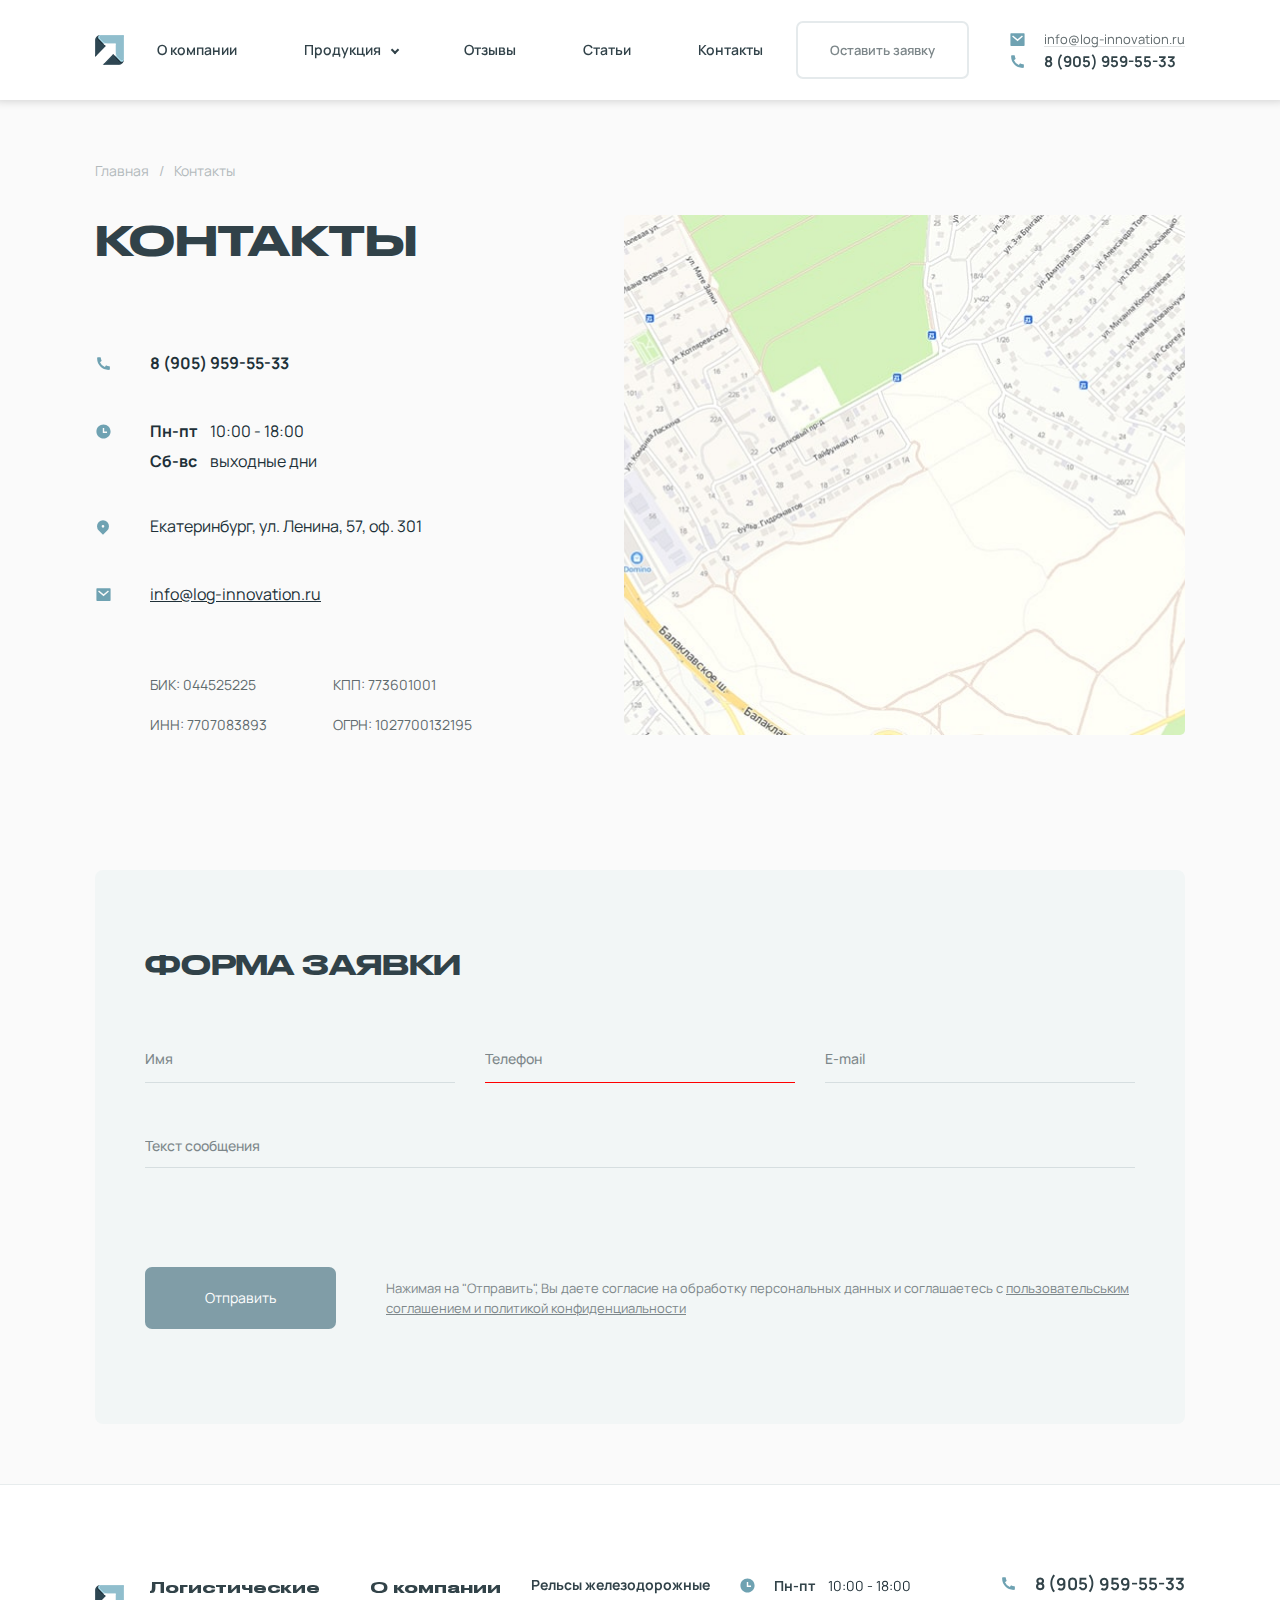
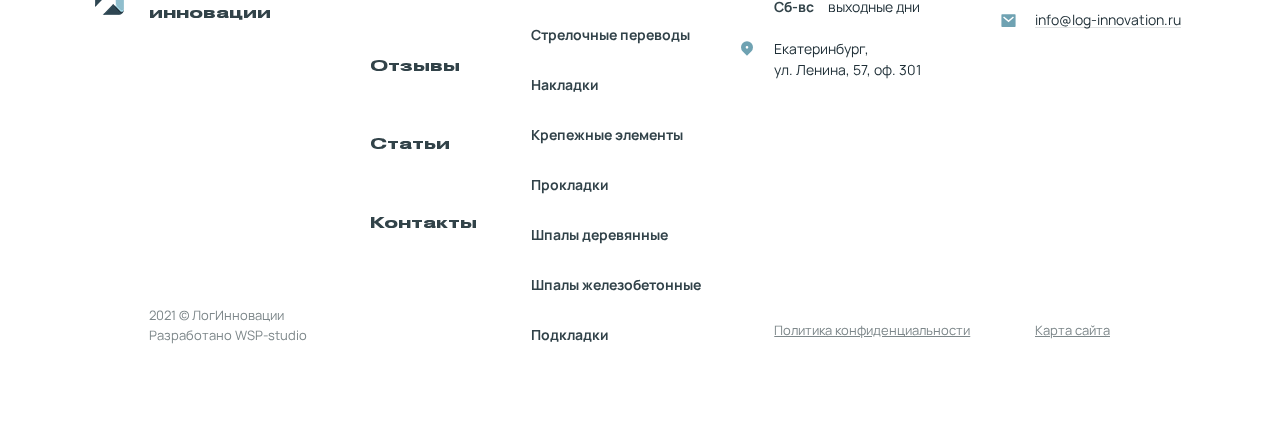
<file: public/contacts.html>
<!DOCTYPE html>
<html dir="ltr" lang="ru" class="no-js">

<head>
  <meta charset="utf-8">
  <meta name="Author" content="" />
  <meta name="viewport" content="width=device-width, initial-scale=1, maximum-scale=1, user-scalable=0" />
  <link rel="shortcut icon" href="favicon.ico" />
  <link rel="apple-touch-icon" sizes="180x180" href="assets/manifest/apple-touch-icon.png">
  <link rel="icon" type="image/png" sizes="32x32" href="assets/manifest/favicon-32x32.png">
  <link rel="icon" type="image/png" sizes="192x192" href="assets/manifest/android-chrome-192x192.png">
  <link rel="icon" type="image/png" sizes="16x16" href="assets/manifest/favicon-16x16.png">
  <meta name="theme-color" content="#ffffff">
  <title>Контакты</title>
  <meta name="description" content="" />
  <script>
    document.documentElement.classList.remove('no-js');
    document.documentElement.classList.add('js');
    if (document.documentElement.style.setProperty) {
      document.documentElement.style.setProperty('--viewport-height', window.innerHeight + 'px');
      document.documentElement.style.setProperty('--viewport-height-actual', window.innerHeight + 'px');
    }
  </script>
  <link rel="stylesheet" href="assets/stylesheets/global.min.css">
  <link rel="stylesheet" href="assets/stylesheets/contacts.min.css" />
</head>

<body data-plugin="reveal" data-preload>
  <div class="page-content-wrapper">
    <div class="preloader visible">
      <div class="preloader__loader"></div>
    </div>
    <header class="header header_sticky ">
      <div class="outer-container">
        <div class="header__holder">
          <a href="index.html" class="header__logo">
            <img src="assets/images/logo.png" alt="Logo">
            <span>
						Логистические <br>инновации
					</span>
          </a>
          <nav class="main-nav">
            <ul>
              <li>
                <a href="about.html">О компании</a>
              </li>
              <li class="has-children">
                <a href="products.html">Продукция</a>
                <div class="sub-nav">
                  <ul>
                    <li><a href="goods.html">Рельсы железодорожные</a></li>
                    <li><a href="goods.html">Стрелочные переводы</a></li>
                    <li><a href="goods.html">Накладки</a></li>
                    <li><a href="goods.html">Крепежные элементы</a></li>
                    <li><a href="goods.html">Прокладки</a></li>
                    <li><a href="goods.html">Шпалы деревянные</a></li>
                    <li><a href="goods.html">Шпалы железобетонные</a></li>
                    <li><a href="goods.html">Подкладки</a></li>
                  </ul>
                </div>
              </li>
              <li>
                <a href="reviews.html">Отзывы</a>
              </li>
              <li>
                <a href="articles.html">Статьи</a>
              </li>
              <li>
                <span class="active">Контакты</span>
              </li>
            </ul>
          </nav>
          <div class="header__request">
            <a href="#" class="btn btn-light side-modal-trigger" data-src="#dialog-content">Оставить заявку</a>
          </div>
          <div class="address">
            <span>
						<svg class="icon icon-map-pin-2-fill" width="16" height="16" role="presentation"><use href="assets/images/icons.svg#map-pin-2-fill" xlink:href="assets/images/icons.svg#map-pin-2-fill"></use></svg>
					</span> Екатеринбург, <br>
					ул. Ленина, 57, оф. 301
          </div>
          <div class="schedule">
            <span>
						<svg class="icon icon-time-fill" width="17" height="17" role="presentation"><use href="assets/images/icons.svg#time-fill" xlink:href="assets/images/icons.svg#time-fill"></use></svg>
					</span>
            <b>
						Пн-пт   <br>  
						Сб-вс      
					</b> 10:00 - 18:00 <br>
					выходные дни
          </div>
          <div class="header__contacts">
            <div class="mail">
              <span>
							<svg class="icon icon-mail-fill" width="17" height="17" role="presentation"><use href="assets/images/icons.svg#mail-fill" xlink:href="assets/images/icons.svg#mail-fill"></use></svg>
						</span>
              <a href="mailto:info@log-innovation.ru">info@log-innovation.ru</a>
            </div>
            <div class="phone">
              <span>
							<svg class="icon icon-phone-fill" width="17" height="17" role="presentation"><use href="assets/images/icons.svg#phone-fill" xlink:href="assets/images/icons.svg#phone-fill"></use></svg>
						</span>
              <a href="tel:+79059595533">8 (905) 959-55-33</a>
            </div>
          </div>
          <a href="#" class="ham-trigger">&nbsp;</a>
        </div>
      </div>
    </header>
    <div class="ham-panel ">
      <div class="ham-panel__holder">
        <nav class="ham-panel-nav">
          <ul>
            <li>
              <a href="about.html">О компании</a>
            </li>
            <li class="has-children">
              <span>
								<a href="#">Продукция</a>
								<a class="sub-trigger">&nbsp;</a>
							</span>
              <div class="sub-nav">
                <ul>
                  <li><a href="goods.html">Рельсы железодорожные</a></li>
                  <li><a href="goods.html">Стрелочные переводы</a></li>
                  <li><a href="goods.html">Накладки</a></li>
                  <li><a href="goods.html">Крепежные элементы</a></li>
                  <li><a href="goods.html">Прокладки</a></li>
                  <li><a href="goods.html">Шпалы деревянные</a></li>
                  <li><a href="goods.html">Шпалы железобетонные</a></li>
                  <li><a href="goods.html">Подкладки</a></li>
                </ul>
              </div>
            </li>
            <li>
              <a href="reviews.html">Отзывы</a>
            </li>
            <li>
              <a href="articles.html">Статьи</a>
            </li>
            <li class="active">
              <span>Контакты</span>
            </li>
          </ul>
        </nav>
        <div class="ham-panel__info">
          <div class="ham-panel__request">
            <a href="#" class="btn btn-light popup-modal" data-fancybox data-src="#dialog-content">Оставить заявку</a>
          </div>
          <div class="ham-panel__phone"><a href="tel:+79059595533">8 (905) 959-55-33</a></div>
          <div class="ham-panel__mail"><a href="mailto:info@log-innovation.ru">info@log-innovation.ru</a></div>
        </div>
      </div>
    </div>
    <div class="page-content">
      <main>
        <div class="inner-page">
          <div class="contacts" data-reveal-group>
            <div class="container">
              <ul class="breadcrumbs">
                <li><a href="index.html">Главная</a></li>
                <li class="active"><a href="about.html">Контакты</a></li>
              </ul>
              <div class="contacts__holder">
                <div class="contacts__info">
                  <h1 class="h1 uppercase" data-reveal>Контакты</h1>
                  <ul class="contacts__detail">
                    <li data-reveal data-reveal-delay="100">
                      <span>
									<svg class="icon icon-phone-fill" width="17" height="17" role="presentation"><use href="assets/images/icons.svg#phone-fill" xlink:href="assets/images/icons.svg#phone-fill"></use></svg>
								</span>
                      <b>
									8 (905) 959-55-33
								</b>
                    </li>
                    <li data-reveal data-reveal-delay="200">
                      <span>
									<svg class="icon icon-time-fill" width="17" height="17" role="presentation"><use href="assets/images/icons.svg#time-fill" xlink:href="assets/images/icons.svg#time-fill"></use></svg>
								</span>
                      <b>
									<span>Пн-пт</span>
									<span>Сб-вс </span>     
								</b> 10:00 - 18:00 <br>
								выходные дни
                    </li>
                    <li data-reveal data-reveal-delay="300">
                      <span>
									<svg class="icon icon-map-pin-2-fill" width="16" height="16" role="presentation"><use href="assets/images/icons.svg#map-pin-2-fill" xlink:href="assets/images/icons.svg#map-pin-2-fill"></use></svg>
								</span> Екатеринбург, ул. Ленина, 57, оф. 301
                    </li>
                    <li data-reveal data-reveal-delay="400">
                      <span>
									<svg class="icon icon-mail-fill" width="17" height="17" role="presentation"><use href="assets/images/icons.svg#mail-fill" xlink:href="assets/images/icons.svg#mail-fill"></use></svg>
								</span>
                      <a href="mailto:info@log-innovation.ru">info@log-innovation.ru</a>
                    </li>
                  </ul>
                  <ul class="contacts__numbers" data-reveal data-reveal-delay="400">
                    <li> БИК: 044525225 </li>
                    <li> КПП: 773601001 </li>
                    <li> ИНН: 7707083893 </li>
                    <li> ОГРН: 1027700132195 </li>
                  </ul>
                </div>
                <div class="contacts__map">
                  <script type="text/javascript" charset="utf-8" async src="https://api-maps.yandex.ru/services/constructor/1.0/js/?um=constructor%3A11b9d1727e78a7e412bc5af87ea491ce75fc0096fa4c8946b64f873d9cb1e85a&amp;lang=ru_RU&amp;scroll=true"></script>
                </div>
              </div>
            </div>
            <div class="outer-container" data-reveal>
              <div class="contacts__form">
                <div class="container">
                  <h2 class="h3 uppercase">форма заявки</h2>
                  <form class="form">
                    <div class="form-group">
                      <div class="form-control">
                        <input type="text" placeholder="Имя" name="Name">
                      </div>
                      <div class="form-control has-error">
                        <input type="tel" placeholder="Телефон" name="Phone">
                      </div>
                      <div class="form-control">
                        <input type="text" placeholder="E-mail" name="Email">
                      </div>
                    </div>
                    <div class="form-control">
                      <textarea placeholder="Текст сообщения" name="Comment"></textarea>
                    </div>
                    <div class="form-control">
                      <div class="contacts__submit">
                        <button type="submit" class="btn btn-dark" data-fancybox data-src="#success-content">Отправить</button>
                        <div>
                          <p class="form__agree"> Нажимая на "Отправить", Вы даете согласие на обработку персональных данных и соглашаетесь с <a href="#" target="_blank" rel="noopener noreferrer"> пользовательським соглашением и политикой конфиденциальности</a>
                          </p>
                        </div>
                      </div>
                    </div>
                  </form>
                </div>
              </div>
            </div>
          </div>
        </div>
      </main>
      <footer class="footer">
        <div class="container">
          <div class="footer__holder">
            <div class="footer__col footer__logo">
              <a href="index.html">
                <img src="assets/images/logo.png" alt="Logo">
                <span>
							Логистические <br>инновации
						</span>
              </a>
              <div class="footer__copyright"> 2021 © ЛогИнновации <br>
						Разработано <a href="#" target="_blank" rel="noopener noreferrer">WSP-studio</a>
              </div>
            </div>
            <nav class="footer__col footer-main-nav">
              <ul>
                <li><a href="about.html">О компании</a></li>
                <li class="has-children dropdown" data-plugin="dropdown">
                  <span>
										<a href="#">Продукция</a>
										<a href="#submenu" data-dropdown-btn class="dropdown-trigger">&nbsp;</a>
									</span>
                  <div class="sub-nav dropdown-content" data-dropdown-content="submenu">
                    <ul>
                      <li><a href="goods.html">Рельсы железодорожные</a></li>
                      <li><a href="goods.html">Стрелочные переводы</a></li>
                      <li><a href="goods.html">Накладки</a></li>
                      <li><a href="goods.html">Крепежные элементы</a></li>
                      <li><a href="goods.html">Прокладки</a></li>
                      <li><a href="goods.html">Шпалы деревянные</a></li>
                      <li><a href="goods.html">Шпалы железобетонные</a></li>
                      <li><a href="goods.html">Подкладки</a></li>
                    </ul>
                  </div>
                </li>
                <li><a href="reviews.html">Отзывы</a></li>
                <li><a href="articles.html">Статьи</a></li>
                <li><a href="contacts.html">Контакты</a></li>
              </ul>
            </nav>
            <nav class="footer-sub-nav footer__col">
              <ul>
                <li><a href="goods.html">Рельсы железодорожные</a></li>
                <li><a href="goods.html">Стрелочные переводы</a></li>
                <li><a href="goods.html">Накладки</a></li>
                <li><a href="goods.html">Крепежные элементы</a></li>
                <li><a href="goods.html">Прокладки</a></li>
                <li><a href="goods.html">Шпалы деревянные</a></li>
                <li><a href="goods.html">Шпалы железобетонные</a></li>
                <li><a href="goods.html">Подкладки</a></li>
              </ul>
            </nav>
            <div class="footer__col">
              <div>
                <div class="schedule">
                  <span>
								<svg class="icon icon-time-fill" width="17" height="17" role="presentation"><use href="assets/images/icons.svg#time-fill" xlink:href="assets/images/icons.svg#time-fill"></use></svg>
							</span>
                  <b>
								Пн-пт   <br>  
								Сб-вс      
							</b> 10:00 - 18:00 <br>
							выходные дни
                </div>
                <div class="address">
                  <span>
								<svg class="icon icon-map-pin-2-fill" width="16" height="16" role="presentation"><use href="assets/images/icons.svg#map-pin-2-fill" xlink:href="assets/images/icons.svg#map-pin-2-fill"></use></svg>
							</span> Екатеринбург, <br>
							ул. Ленина, 57, оф. 301
                </div>
              </div>
              <a href="#" class="footer__politics">Политика конфиденциальности</a>
            </div>
            <div class="footer__col">
              <div>
                <div class="phone">
                  <span>
								<svg class="icon icon-phone-fill" width="17" height="17" role="presentation"><use href="assets/images/icons.svg#phone-fill" xlink:href="assets/images/icons.svg#phone-fill"></use></svg>
							</span>
                  <a href="tel:+79059595533">8 (905) 959-55-33</a>
                </div>
                <div class="mail">
                  <span>
								<svg class="icon icon-mail-fill" width="17" height="17" role="presentation"><use href="assets/images/icons.svg#mail-fill" xlink:href="assets/images/icons.svg#mail-fill"></use></svg>
							</span>
                  <a href="mailto:info@log-innovation.ru">info@log-innovation.ru</a>
                </div>
              </div>
              <a href="#" class="footer__site-map">Карта сайта</a>
            </div>
            <div class="footer__mobile">
              <a href="#" class="footer__politics">Политика конфиденциальности</a>
              <a href="#" class="footer__site-map">Карта сайта</a>
              <div class="footer__copyright"> 2021 © ЛогИнновации <br>
						Разработано <a href="#" target="_blank" rel="noopener noreferrer">WSP-studio</a>
              </div>
            </div>
          </div>
        </div>
      </footer>
    </div>
    <div class="js-modal">
      <div class="request-modal form" id="dialog-content" style="display:none;">
        <div class="request-modal__holder">
          <form>
            <h2 class="h3 uppercase">Оставить заявку</h2>
            <div class="form-group">
              <div>
                <div class="form-control">
                  <input type="text" placeholder="Имя" name="Name">
                </div>
                <div class="form-control">
                  <input type="tel" placeholder="Телефон" name="Phone">
                </div>
                <div class="form-control">
                  <input type="text" placeholder="E-mail" name="Email">
                </div>
                <div class="form-control">
                  <textarea placeholder="Комментарий" name="Comment"></textarea>
                </div>
              </div>
              <div class="form-control">
                <button type="submit" class="btn btn-dark">Отправить</button>
                <p class="form__agree"> Нажимая на "Отправить", Вы даете согласие на обработку персональных данных и соглашаетесь с <a href="#" target="_blank" rel="noopener noreferrer"> пользовательським соглашением и политикой конфиденциальности</a>
                </p>
              </div>
            </div>
          </form>
        </div>
      </div>
      <div class="success-modal form" id="success-content" style="display:none;">
        <div class="success-modal__holder">
          <svg class="icon icon-check" width="68" height="68" role="presentation">
            <use href="assets/images/icons.svg#check" xlink:href="assets/images/icons.svg#check"></use>
          </svg>
          <h2 class="h3 uppercase">Спасибо!</h2>
          <p class="h5">Ваша заявка успешно отправлена</p>
          <p>Мы свяжемся с Вами в ближайшее время для уточнения деталей</p>
        </div>
      </div>
    </div>
  </div>
  <script src="assets/javascripts/main.js"></script>
</body>

</html>
</file>
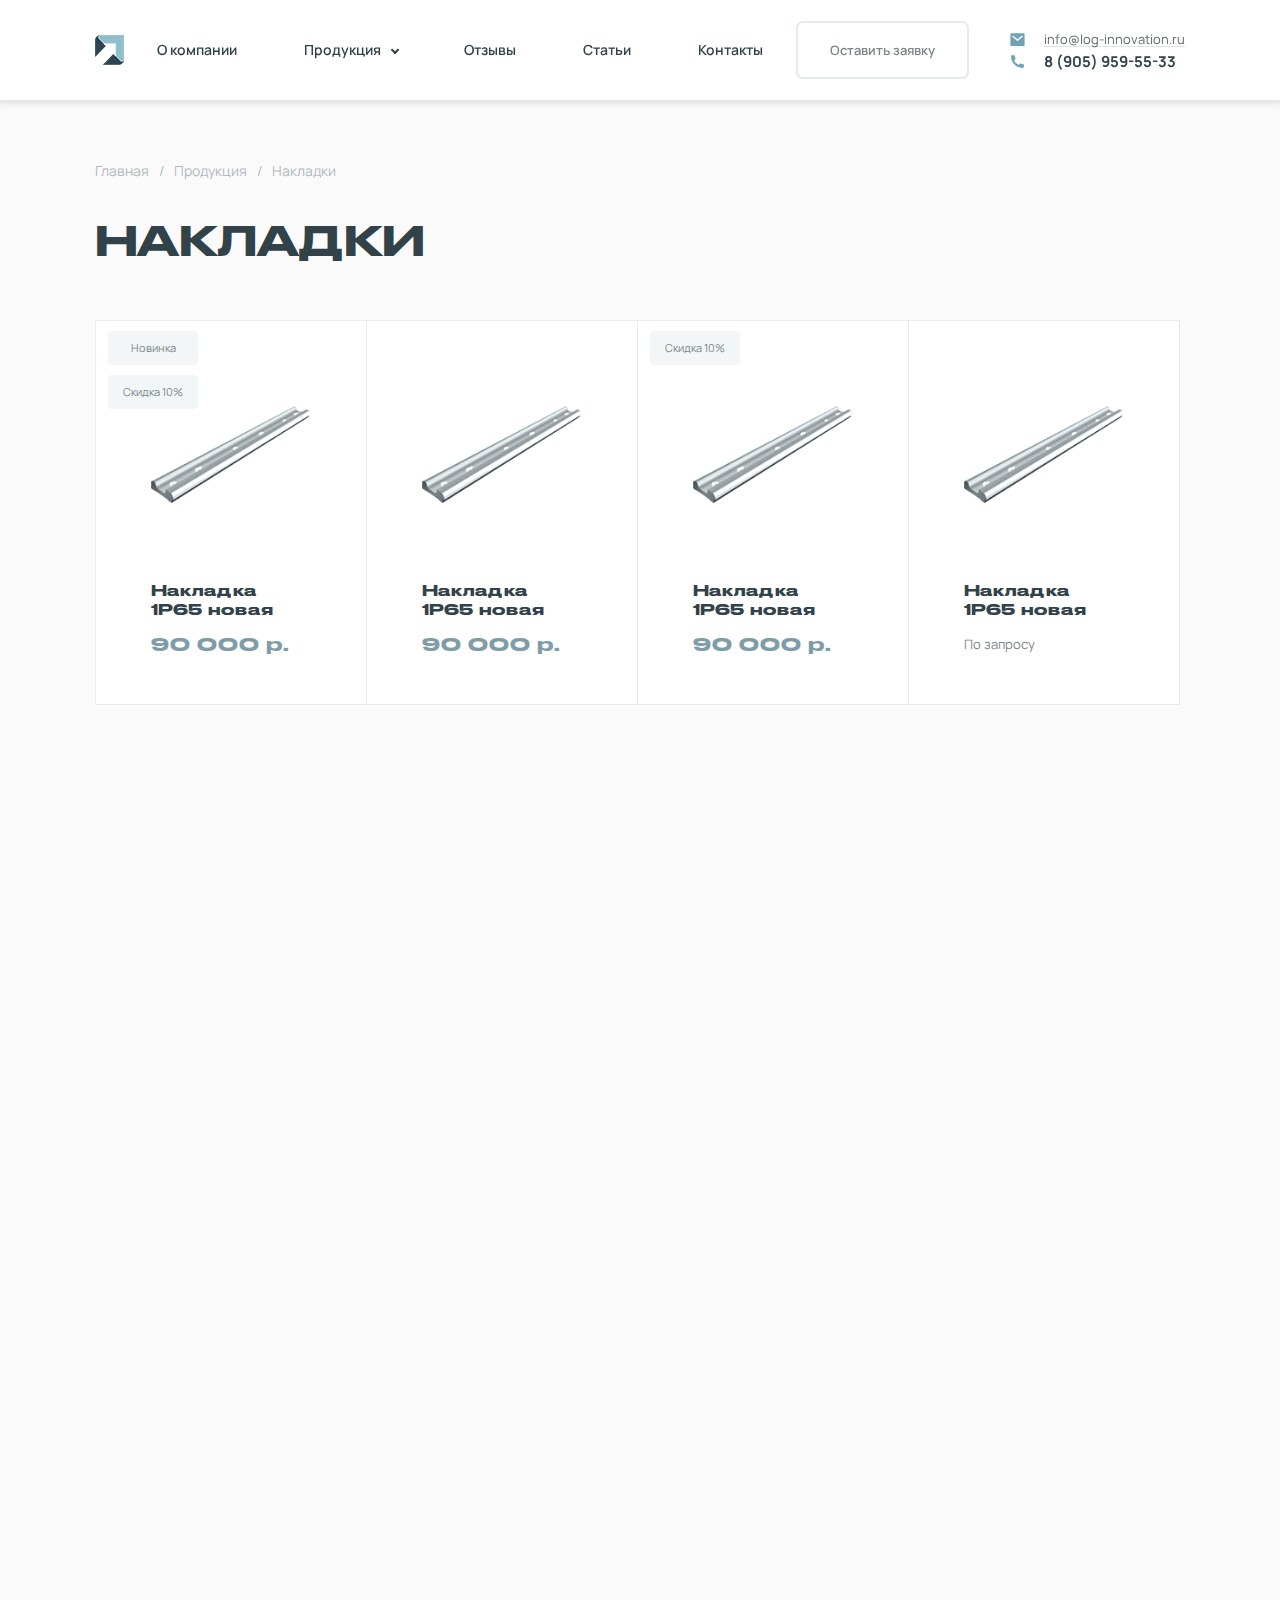
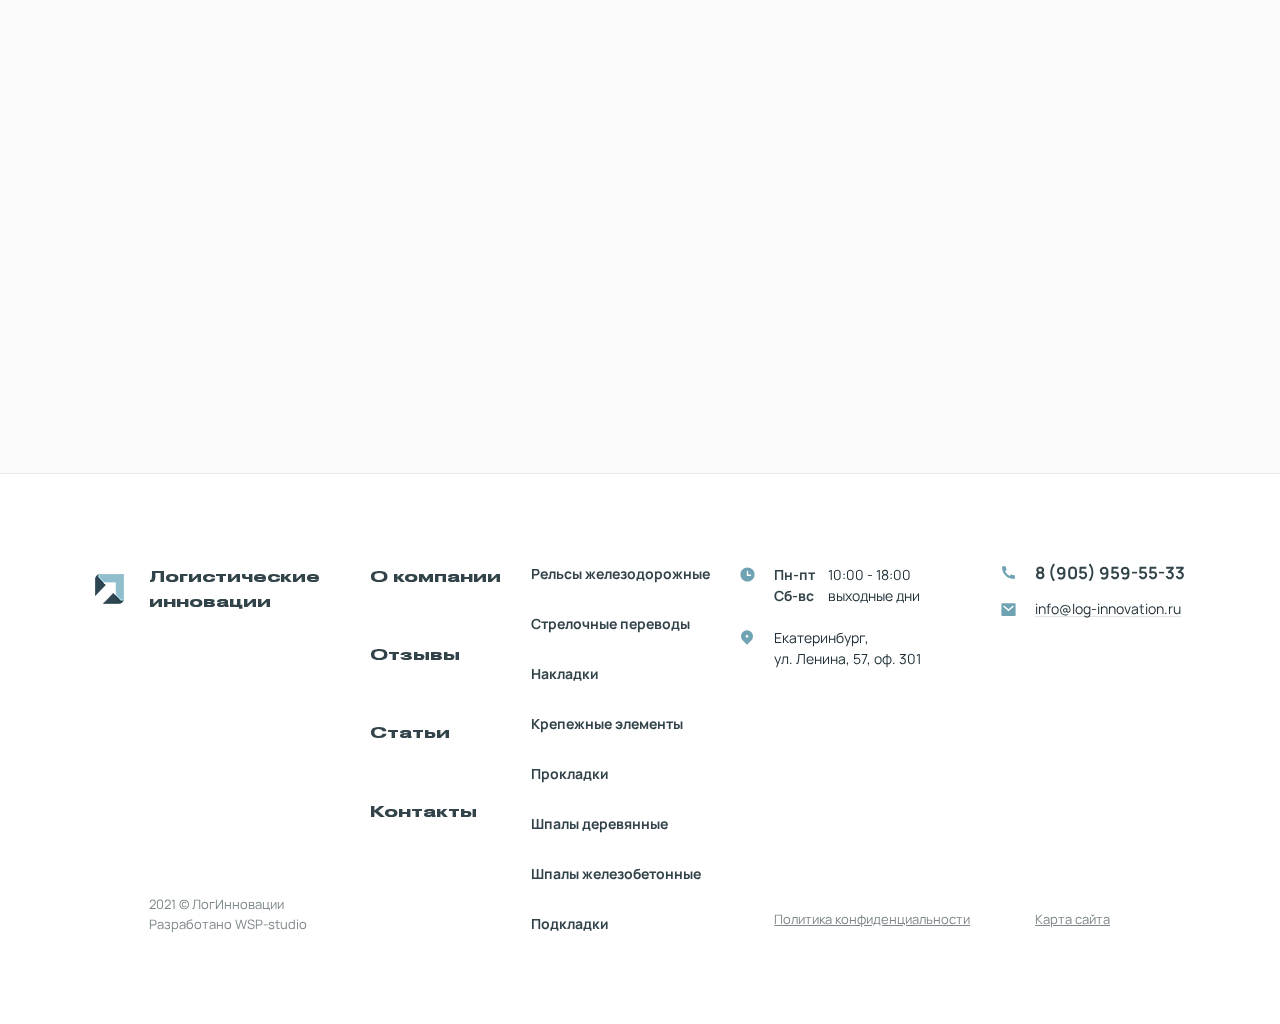
<file: public/goods.html>
<!DOCTYPE html>
<html dir="ltr" lang="ru" class="no-js">

<head>
  <meta charset="utf-8">
  <meta name="Author" content="" />
  <meta name="viewport" content="width=device-width, initial-scale=1, maximum-scale=1, user-scalable=0" />
  <link rel="shortcut icon" href="favicon.ico" />
  <link rel="apple-touch-icon" sizes="180x180" href="assets/manifest/apple-touch-icon.png">
  <link rel="icon" type="image/png" sizes="32x32" href="assets/manifest/favicon-32x32.png">
  <link rel="icon" type="image/png" sizes="192x192" href="assets/manifest/android-chrome-192x192.png">
  <link rel="icon" type="image/png" sizes="16x16" href="assets/manifest/favicon-16x16.png">
  <meta name="theme-color" content="#ffffff">
  <title>Накладки</title>
  <meta name="description" content="" />
  <script>
    document.documentElement.classList.remove('no-js');
    document.documentElement.classList.add('js');
    if (document.documentElement.style.setProperty) {
      document.documentElement.style.setProperty('--viewport-height', window.innerHeight + 'px');
      document.documentElement.style.setProperty('--viewport-height-actual', window.innerHeight + 'px');
    }
  </script>
  <link rel="stylesheet" href="assets/stylesheets/global.min.css">
  <link rel="stylesheet" href="assets/stylesheets/goods.min.css" />
</head>

<body data-plugin="reveal" data-preload>
  <div class="page-content-wrapper">
    <div class="preloader visible">
      <div class="preloader__loader"></div>
    </div>
    <header class="header header_sticky ">
      <div class="outer-container">
        <div class="header__holder">
          <a href="index.html" class="header__logo">
            <img src="assets/images/logo.png" alt="Logo">
            <span>
						Логистические <br>инновации
					</span>
          </a>
          <nav class="main-nav">
            <ul>
              <li>
                <a href="about.html">О компании</a>
              </li>
              <li class="has-children">
                <a href="products.html">Продукция</a>
                <div class="sub-nav">
                  <ul>
                    <li><a href="goods.html">Рельсы железодорожные</a></li>
                    <li><a href="goods.html">Стрелочные переводы</a></li>
                    <li><a href="goods.html">Накладки</a></li>
                    <li><a href="goods.html">Крепежные элементы</a></li>
                    <li><a href="goods.html">Прокладки</a></li>
                    <li><a href="goods.html">Шпалы деревянные</a></li>
                    <li><a href="goods.html">Шпалы железобетонные</a></li>
                    <li><a href="goods.html">Подкладки</a></li>
                  </ul>
                </div>
              </li>
              <li>
                <a href="reviews.html">Отзывы</a>
              </li>
              <li>
                <a href="articles.html">Статьи</a>
              </li>
              <li>
                <a href="contacts.html">Контакты</a>
              </li>
            </ul>
          </nav>
          <div class="header__request">
            <a href="#" class="btn btn-light side-modal-trigger" data-src="#dialog-content">Оставить заявку</a>
          </div>
          <div class="address">
            <span>
						<svg class="icon icon-map-pin-2-fill" width="16" height="16" role="presentation"><use href="assets/images/icons.svg#map-pin-2-fill" xlink:href="assets/images/icons.svg#map-pin-2-fill"></use></svg>
					</span> Екатеринбург, <br>
					ул. Ленина, 57, оф. 301
          </div>
          <div class="schedule">
            <span>
						<svg class="icon icon-time-fill" width="17" height="17" role="presentation"><use href="assets/images/icons.svg#time-fill" xlink:href="assets/images/icons.svg#time-fill"></use></svg>
					</span>
            <b>
						Пн-пт   <br>  
						Сб-вс      
					</b> 10:00 - 18:00 <br>
					выходные дни
          </div>
          <div class="header__contacts">
            <div class="mail">
              <span>
							<svg class="icon icon-mail-fill" width="17" height="17" role="presentation"><use href="assets/images/icons.svg#mail-fill" xlink:href="assets/images/icons.svg#mail-fill"></use></svg>
						</span>
              <a href="mailto:info@log-innovation.ru">info@log-innovation.ru</a>
            </div>
            <div class="phone">
              <span>
							<svg class="icon icon-phone-fill" width="17" height="17" role="presentation"><use href="assets/images/icons.svg#phone-fill" xlink:href="assets/images/icons.svg#phone-fill"></use></svg>
						</span>
              <a href="tel:+79059595533">8 (905) 959-55-33</a>
            </div>
          </div>
          <a href="#" class="ham-trigger">&nbsp;</a>
        </div>
      </div>
    </header>
    <div class="ham-panel ">
      <div class="ham-panel__holder">
        <nav class="ham-panel-nav">
          <ul>
            <li>
              <a href="about.html">О компании</a>
            </li>
            <li class="has-children">
              <span>
								<a href="#">Продукция</a>
								<a class="sub-trigger">&nbsp;</a>
							</span>
              <div class="sub-nav">
                <ul>
                  <li><a href="goods.html">Рельсы железодорожные</a></li>
                  <li><a href="goods.html">Стрелочные переводы</a></li>
                  <li><a href="goods.html">Накладки</a></li>
                  <li><a href="goods.html">Крепежные элементы</a></li>
                  <li><a href="goods.html">Прокладки</a></li>
                  <li><a href="goods.html">Шпалы деревянные</a></li>
                  <li><a href="goods.html">Шпалы железобетонные</a></li>
                  <li><a href="goods.html">Подкладки</a></li>
                </ul>
              </div>
            </li>
            <li>
              <a href="reviews.html">Отзывы</a>
            </li>
            <li>
              <a href="articles.html">Статьи</a>
            </li>
            <li>
              <a href="contacts.html">Контакты</a>
            </li>
          </ul>
        </nav>
        <div class="ham-panel__info">
          <div class="ham-panel__request">
            <a href="#" class="btn btn-light popup-modal" data-fancybox data-src="#dialog-content">Оставить заявку</a>
          </div>
          <div class="ham-panel__phone"><a href="tel:+79059595533">8 (905) 959-55-33</a></div>
          <div class="ham-panel__mail"><a href="mailto:info@log-innovation.ru">info@log-innovation.ru</a></div>
        </div>
      </div>
    </div>
    <div class="page-content">
      <main>
        <div class="inner-page">
          <div class="goods">
            <div class="container">
              <ul class="breadcrumbs">
                <li><a href="index.html">Главная</a></li>
                <li><a href="products.html">Продукция</a></li>
                <li class="active"><span>Накладки</span></li>
              </ul>
              <h1 class="h1 uppercase" data-reveal>Накладки</h1>
              <div class="goods__list">
                <div class="goods-item" data-reveal>
                  <a href="card.html">
                    <div class="goods-item__captions">
                      <span>Новинка</span>
                      <span>Скидка 10%</span>
                    </div>
                    <div class="goods-item__img">
                      <img src="assets/images/goods/1.png" alt="Накладка 1Р65">
                    </div>
                    <div class="goods-item__name h6">Накладка 1Р65 новая</div>
                    <div class="goods-item__price h5">90 000 р.</div>
                  </a>
                </div>
                <div class="goods-item" data-reveal>
                  <a href="card.html">
                    <div class="goods-item__img">
                      <img src="assets/images/goods/1.png" alt="Накладка 1Р65">
                    </div>
                    <div class="goods-item__name h6">Накладка 1Р65 новая</div>
                    <div class="goods-item__price h5">90 000 р.</div>
                  </a>
                </div>
                <div class="goods-item" data-reveal>
                  <a href="card.html">
                    <div class="goods-item__captions"><span>Скидка 10%</span></div>
                    <div class="goods-item__img">
                      <img src="assets/images/goods/1.png" alt="Накладка 1Р65">
                    </div>
                    <div class="goods-item__name h6">Накладка 1Р65 новая</div>
                    <div class="goods-item__price h5">90 000 р.</div>
                  </a>
                </div>
                <div class="goods-item" data-reveal>
                  <a href="card.html">
                    <div class="goods-item__img">
                      <img src="assets/images/goods/1.png" alt="Накладка 1Р65">
                    </div>
                    <div class="goods-item__name h6">Накладка 1Р65 новая</div>
                    <div class="goods-item__request">По запросу</div>
                  </a>
                </div>
                <div class="goods-item" data-reveal>
                  <a href="card.html">
                    <div class="goods-item__captions"><span>Скидка 10%</span></div>
                    <div class="goods-item__img">
                      <img src="assets/images/goods/1.png" alt="Накладка 1Р65">
                    </div>
                    <div class="goods-item__name h6">Накладка 1Р65 новая</div>
                    <div class="goods-item__price h5">90 000 р.</div>
                  </a>
                </div>
                <div class="goods-item" data-reveal>
                  <a href="card.html">
                    <div class="goods-item__img">
                      <img src="assets/images/goods/1.png" alt="Накладка 1Р65">
                    </div>
                    <div class="goods-item__name h6">Накладка 1Р65 новая</div>
                    <div class="goods-item__price h5">90 000 р.</div>
                  </a>
                </div>
                <div class="goods-item" data-reveal>
                  <a href="card.html">
                    <div class="goods-item__captions"><span>Скидка 10%</span></div>
                    <div class="goods-item__img">
                      <img src="assets/images/goods/1.png" alt="Накладка 1Р65">
                    </div>
                    <div class="goods-item__name h6">Накладка 1Р65 новая</div>
                    <div class="goods-item__price h5">90 000 р.</div>
                  </a>
                </div>
                <div class="goods-item" data-reveal>
                  <a href="card.html">
                    <div class="goods-item__img">
                      <img src="assets/images/goods/1.png" alt="Накладка 1Р65">
                    </div>
                    <div class="goods-item__name h6">Накладка 1Р65 новая</div>
                    <div class="goods-item__request">По запросу</div>
                  </a>
                </div>
                <div class="goods-item" data-reveal>
                  <a href="card.html">
                    <div class="goods-item__captions"><span>Новинка</span></div>
                    <div class="goods-item__img">
                      <img src="assets/images/goods/1.png" alt="Накладка 1Р65">
                    </div>
                    <div class="goods-item__name h6">Накладка 1Р65 новая</div>
                    <div class="goods-item__price h5">90 000 р.</div>
                  </a>
                </div>
                <div class="goods-item" data-reveal>
                  <a href="card.html">
                    <div class="goods-item__img">
                      <img src="assets/images/goods/1.png" alt="Накладка 1Р65">
                    </div>
                    <div class="goods-item__name h6">Накладка 1Р65 новая</div>
                    <div class="goods-item__price h5">90 000 р.</div>
                  </a>
                </div>
                <div class="goods-item" data-reveal>
                  <a href="card.html">
                    <div class="goods-item__captions"><span>Скидка 10%</span></div>
                    <div class="goods-item__img">
                      <img src="assets/images/goods/1.png" alt="Накладка 1Р65">
                    </div>
                    <div class="goods-item__name h6">Накладка 1Р65 новая</div>
                    <div class="goods-item__price h5">90 000 р.</div>
                  </a>
                </div>
                <div class="goods-item" data-reveal>
                  <a href="card.html">
                    <div class="goods-item__img">
                      <img src="assets/images/goods/1.png" alt="Накладка 1Р65">
                    </div>
                    <div class="goods-item__name h6">Накладка 1Р65 новая</div>
                    <div class="goods-item__request">По запросу</div>
                  </a>
                </div>
                <div class="goods-item" data-reveal>
                  <a href="card.html">
                    <div class="goods-item__captions"><span>Новинка</span></div>
                    <div class="goods-item__img">
                      <img src="assets/images/goods/1.png" alt="Накладка 1Р65">
                    </div>
                    <div class="goods-item__name h6">Накладка 1Р65 новая</div>
                    <div class="goods-item__price h5">90 000 р.</div>
                  </a>
                </div>
                <div class="goods-item" data-reveal>
                  <a href="card.html">
                    <div class="goods-item__img">
                      <img src="assets/images/goods/1.png" alt="Накладка 1Р65">
                    </div>
                    <div class="goods-item__name h6">Накладка 1Р65 новая</div>
                    <div class="goods-item__price h5">90 000 р.</div>
                  </a>
                </div>
                <div class="goods-item" data-reveal>
                  <a href="card.html">
                    <div class="goods-item__captions"><span>Скидка 10%</span></div>
                    <div class="goods-item__img">
                      <img src="assets/images/goods/1.png" alt="Накладка 1Р65">
                    </div>
                    <div class="goods-item__name h6">Накладка 1Р65 новая</div>
                    <div class="goods-item__price h5">90 000 р.</div>
                  </a>
                </div>
                <div class="goods-item" data-reveal>
                  <a href="card.html">
                    <div class="goods-item__img">
                      <img src="assets/images/goods/1.png" alt="Накладка 1Р65">
                    </div>
                    <div class="goods-item__name h6">Накладка 1Р65 новая</div>
                    <div class="goods-item__request">По запросу</div>
                  </a>
                </div>
              </div>
              <div class="goods__btn" data-reveal>
                <a href="#" class="btn btn-light">Загрузить еще</a>
              </div>
            </div>
          </div>
        </div>
      </main>
      <footer class="footer">
        <div class="container">
          <div class="footer__holder">
            <div class="footer__col footer__logo">
              <a href="index.html">
                <img src="assets/images/logo.png" alt="Logo">
                <span>
							Логистические <br>инновации
						</span>
              </a>
              <div class="footer__copyright"> 2021 © ЛогИнновации <br>
						Разработано <a href="#" target="_blank" rel="noopener noreferrer">WSP-studio</a>
              </div>
            </div>
            <nav class="footer__col footer-main-nav">
              <ul>
                <li><a href="about.html">О компании</a></li>
                <li class="has-children dropdown" data-plugin="dropdown">
                  <span>
										<a href="#">Продукция</a>
										<a href="#submenu" data-dropdown-btn class="dropdown-trigger">&nbsp;</a>
									</span>
                  <div class="sub-nav dropdown-content" data-dropdown-content="submenu">
                    <ul>
                      <li><a href="goods.html">Рельсы железодорожные</a></li>
                      <li><a href="goods.html">Стрелочные переводы</a></li>
                      <li><a href="goods.html">Накладки</a></li>
                      <li><a href="goods.html">Крепежные элементы</a></li>
                      <li><a href="goods.html">Прокладки</a></li>
                      <li><a href="goods.html">Шпалы деревянные</a></li>
                      <li><a href="goods.html">Шпалы железобетонные</a></li>
                      <li><a href="goods.html">Подкладки</a></li>
                    </ul>
                  </div>
                </li>
                <li><a href="reviews.html">Отзывы</a></li>
                <li><a href="articles.html">Статьи</a></li>
                <li><a href="contacts.html">Контакты</a></li>
              </ul>
            </nav>
            <nav class="footer-sub-nav footer__col">
              <ul>
                <li><a href="goods.html">Рельсы железодорожные</a></li>
                <li><a href="goods.html">Стрелочные переводы</a></li>
                <li><a href="goods.html">Накладки</a></li>
                <li><a href="goods.html">Крепежные элементы</a></li>
                <li><a href="goods.html">Прокладки</a></li>
                <li><a href="goods.html">Шпалы деревянные</a></li>
                <li><a href="goods.html">Шпалы железобетонные</a></li>
                <li><a href="goods.html">Подкладки</a></li>
              </ul>
            </nav>
            <div class="footer__col">
              <div>
                <div class="schedule">
                  <span>
								<svg class="icon icon-time-fill" width="17" height="17" role="presentation"><use href="assets/images/icons.svg#time-fill" xlink:href="assets/images/icons.svg#time-fill"></use></svg>
							</span>
                  <b>
								Пн-пт   <br>  
								Сб-вс      
							</b> 10:00 - 18:00 <br>
							выходные дни
                </div>
                <div class="address">
                  <span>
								<svg class="icon icon-map-pin-2-fill" width="16" height="16" role="presentation"><use href="assets/images/icons.svg#map-pin-2-fill" xlink:href="assets/images/icons.svg#map-pin-2-fill"></use></svg>
							</span> Екатеринбург, <br>
							ул. Ленина, 57, оф. 301
                </div>
              </div>
              <a href="#" class="footer__politics">Политика конфиденциальности</a>
            </div>
            <div class="footer__col">
              <div>
                <div class="phone">
                  <span>
								<svg class="icon icon-phone-fill" width="17" height="17" role="presentation"><use href="assets/images/icons.svg#phone-fill" xlink:href="assets/images/icons.svg#phone-fill"></use></svg>
							</span>
                  <a href="tel:+79059595533">8 (905) 959-55-33</a>
                </div>
                <div class="mail">
                  <span>
								<svg class="icon icon-mail-fill" width="17" height="17" role="presentation"><use href="assets/images/icons.svg#mail-fill" xlink:href="assets/images/icons.svg#mail-fill"></use></svg>
							</span>
                  <a href="mailto:info@log-innovation.ru">info@log-innovation.ru</a>
                </div>
              </div>
              <a href="#" class="footer__site-map">Карта сайта</a>
            </div>
            <div class="footer__mobile">
              <a href="#" class="footer__politics">Политика конфиденциальности</a>
              <a href="#" class="footer__site-map">Карта сайта</a>
              <div class="footer__copyright"> 2021 © ЛогИнновации <br>
						Разработано <a href="#" target="_blank" rel="noopener noreferrer">WSP-studio</a>
              </div>
            </div>
          </div>
        </div>
      </footer>
    </div>
    <div class="js-modal">
      <div class="request-modal form" id="dialog-content" style="display:none;">
        <div class="request-modal__holder">
          <form>
            <h2 class="h3 uppercase">Оставить заявку</h2>
            <div class="form-group">
              <div>
                <div class="form-control">
                  <input type="text" placeholder="Имя" name="Name">
                </div>
                <div class="form-control">
                  <input type="tel" placeholder="Телефон" name="Phone">
                </div>
                <div class="form-control">
                  <input type="text" placeholder="E-mail" name="Email">
                </div>
                <div class="form-control">
                  <textarea placeholder="Комментарий" name="Comment"></textarea>
                </div>
              </div>
              <div class="form-control">
                <button type="submit" class="btn btn-dark">Отправить</button>
                <p class="form__agree"> Нажимая на "Отправить", Вы даете согласие на обработку персональных данных и соглашаетесь с <a href="#" target="_blank" rel="noopener noreferrer"> пользовательським соглашением и политикой конфиденциальности</a>
                </p>
              </div>
            </div>
          </form>
        </div>
      </div>
      <div class="success-modal form" id="success-content" style="display:none;">
        <div class="success-modal__holder">
          <svg class="icon icon-check" width="68" height="68" role="presentation">
            <use href="assets/images/icons.svg#check" xlink:href="assets/images/icons.svg#check"></use>
          </svg>
          <h2 class="h3 uppercase">Спасибо!</h2>
          <p class="h5">Ваша заявка успешно отправлена</p>
          <p>Мы свяжемся с Вами в ближайшее время для уточнения деталей</p>
        </div>
      </div>
    </div>
  </div>
  <script src="assets/javascripts/main.js"></script>
</body>

</html>
</file>
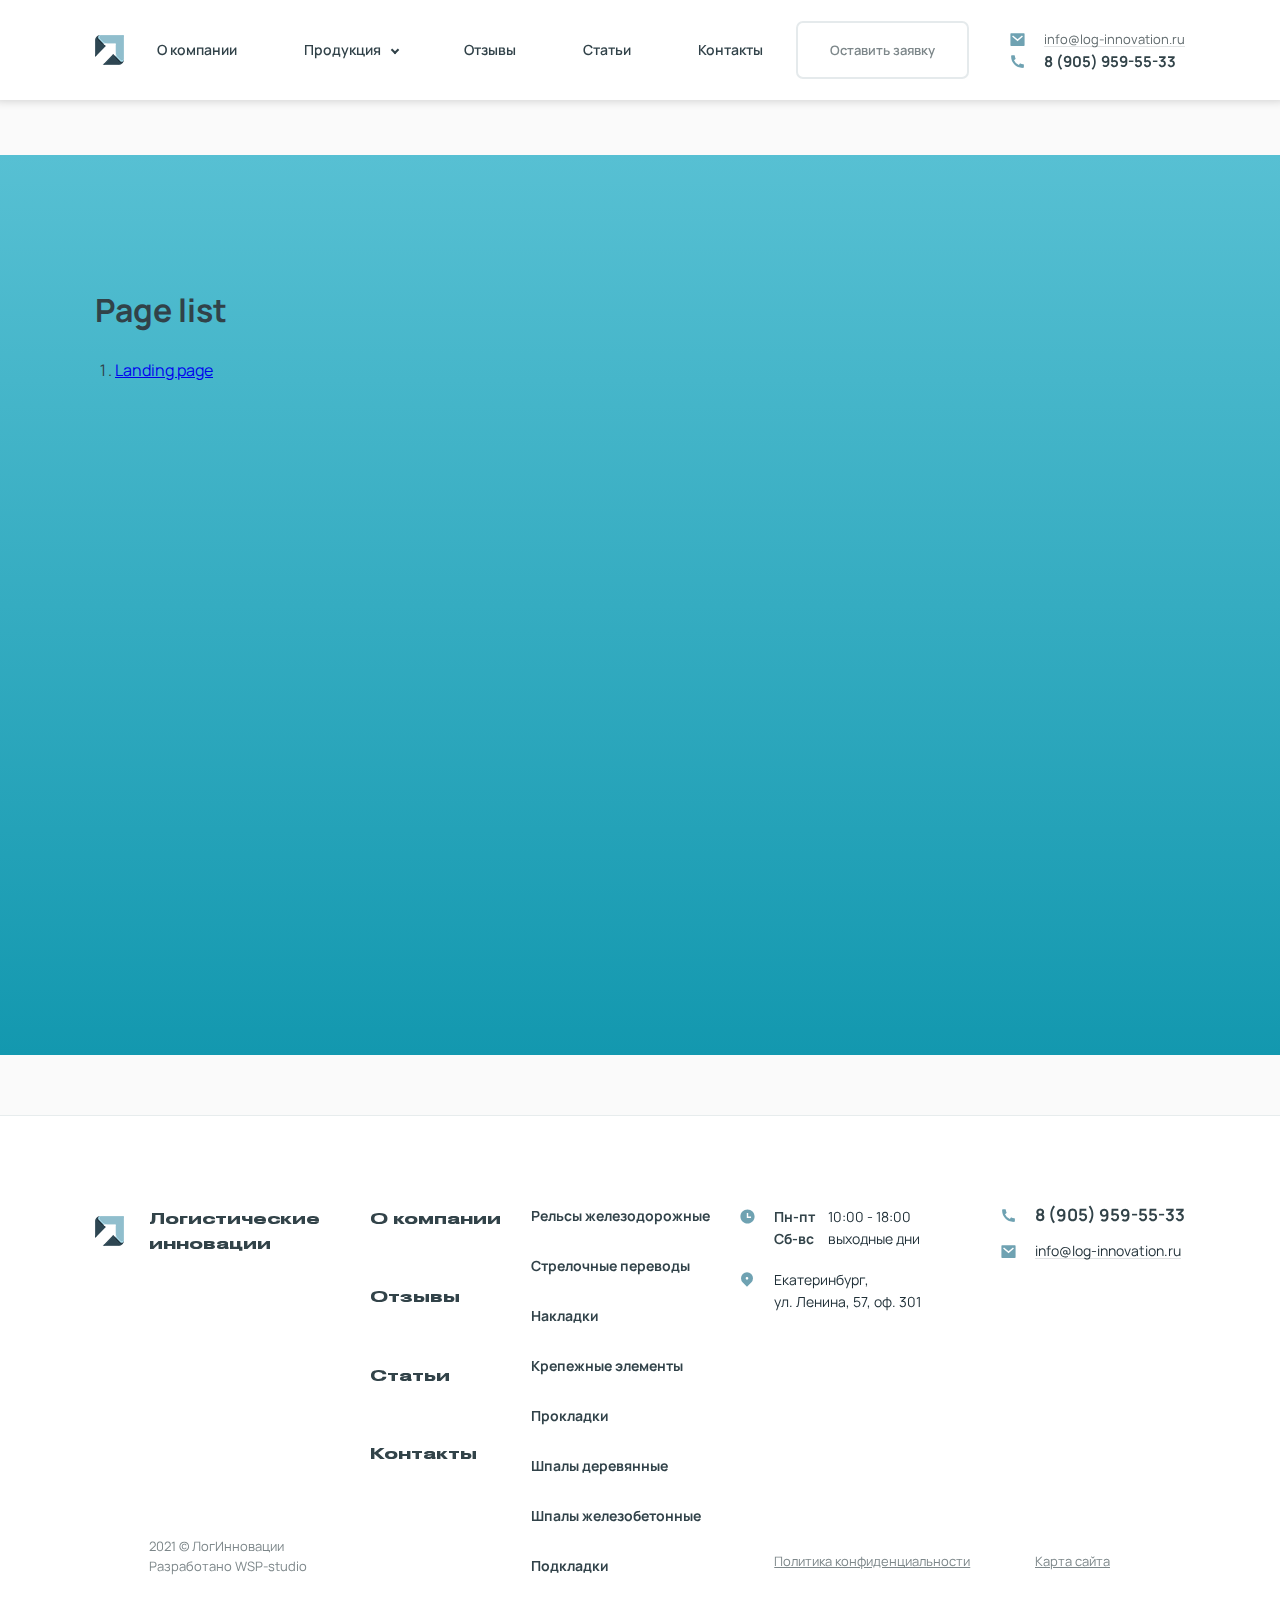
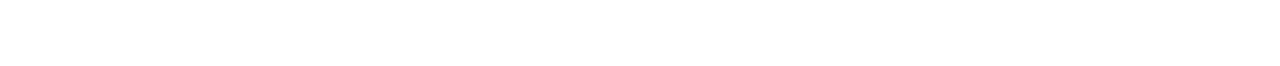
<file: public/page-list.html>
<!DOCTYPE html>
<html dir="ltr" lang="ru" class="no-js">

<head>
  <meta charset="utf-8">
  <meta name="Author" content="" />
  <meta name="viewport" content="width=device-width, initial-scale=1, maximum-scale=1, user-scalable=0" />
  <link rel="shortcut icon" href="favicon.ico" />
  <link rel="apple-touch-icon" sizes="180x180" href="assets/manifest/apple-touch-icon.png">
  <link rel="icon" type="image/png" sizes="32x32" href="assets/manifest/favicon-32x32.png">
  <link rel="icon" type="image/png" sizes="192x192" href="assets/manifest/android-chrome-192x192.png">
  <link rel="icon" type="image/png" sizes="16x16" href="assets/manifest/favicon-16x16.png">
  <meta name="theme-color" content="#ffffff">
  <title>Page list</title>
  <meta name="description" content="" />
  <script>
    document.documentElement.classList.remove('no-js');
    document.documentElement.classList.add('js');
    if (document.documentElement.style.setProperty) {
      document.documentElement.style.setProperty('--viewport-height', window.innerHeight + 'px');
      document.documentElement.style.setProperty('--viewport-height-actual', window.innerHeight + 'px');
    }
  </script>
  <link rel="stylesheet" href="assets/stylesheets/global.min.css">
  <link rel="stylesheet" href="assets/stylesheets/page-list.min.css">
</head>

<body data-plugin="reveal" data-preload>
  <div class="page-content-wrapper">
    <div class="preloader visible">
      <div class="preloader__loader"></div>
    </div>
    <header class="header header_sticky ">
      <div class="outer-container">
        <div class="header__holder">
          <a href="index.html" class="header__logo">
            <img src="assets/images/logo.png" alt="Logo">
            <span>
						Логистические <br>инновации
					</span>
          </a>
          <nav class="main-nav">
            <ul>
              <li>
                <a href="about.html">О компании</a>
              </li>
              <li class="has-children">
                <a href="products.html">Продукция</a>
                <div class="sub-nav">
                  <ul>
                    <li><a href="goods.html">Рельсы железодорожные</a></li>
                    <li><a href="goods.html">Стрелочные переводы</a></li>
                    <li><a href="goods.html">Накладки</a></li>
                    <li><a href="goods.html">Крепежные элементы</a></li>
                    <li><a href="goods.html">Прокладки</a></li>
                    <li><a href="goods.html">Шпалы деревянные</a></li>
                    <li><a href="goods.html">Шпалы железобетонные</a></li>
                    <li><a href="goods.html">Подкладки</a></li>
                  </ul>
                </div>
              </li>
              <li>
                <a href="reviews.html">Отзывы</a>
              </li>
              <li>
                <a href="articles.html">Статьи</a>
              </li>
              <li>
                <a href="contacts.html">Контакты</a>
              </li>
            </ul>
          </nav>
          <div class="header__request">
            <a href="#" class="btn btn-light side-modal-trigger" data-src="#dialog-content">Оставить заявку</a>
          </div>
          <div class="address">
            <span>
						<svg class="icon icon-map-pin-2-fill" width="16" height="16" role="presentation"><use href="assets/images/icons.svg#map-pin-2-fill" xlink:href="assets/images/icons.svg#map-pin-2-fill"></use></svg>
					</span> Екатеринбург, <br>
					ул. Ленина, 57, оф. 301
          </div>
          <div class="schedule">
            <span>
						<svg class="icon icon-time-fill" width="17" height="17" role="presentation"><use href="assets/images/icons.svg#time-fill" xlink:href="assets/images/icons.svg#time-fill"></use></svg>
					</span>
            <b>
						Пн-пт   <br>  
						Сб-вс      
					</b> 10:00 - 18:00 <br>
					выходные дни
          </div>
          <div class="header__contacts">
            <div class="mail">
              <span>
							<svg class="icon icon-mail-fill" width="17" height="17" role="presentation"><use href="assets/images/icons.svg#mail-fill" xlink:href="assets/images/icons.svg#mail-fill"></use></svg>
						</span>
              <a href="mailto:info@log-innovation.ru">info@log-innovation.ru</a>
            </div>
            <div class="phone">
              <span>
							<svg class="icon icon-phone-fill" width="17" height="17" role="presentation"><use href="assets/images/icons.svg#phone-fill" xlink:href="assets/images/icons.svg#phone-fill"></use></svg>
						</span>
              <a href="tel:+79059595533">8 (905) 959-55-33</a>
            </div>
          </div>
          <a href="#" class="ham-trigger">&nbsp;</a>
        </div>
      </div>
    </header>
    <div class="ham-panel ">
      <div class="ham-panel__holder">
        <nav class="ham-panel-nav">
          <ul>
            <li>
              <a href="about.html">О компании</a>
            </li>
            <li class="has-children">
              <span>
								<a href="#">Продукция</a>
								<a class="sub-trigger">&nbsp;</a>
							</span>
              <div class="sub-nav">
                <ul>
                  <li><a href="goods.html">Рельсы железодорожные</a></li>
                  <li><a href="goods.html">Стрелочные переводы</a></li>
                  <li><a href="goods.html">Накладки</a></li>
                  <li><a href="goods.html">Крепежные элементы</a></li>
                  <li><a href="goods.html">Прокладки</a></li>
                  <li><a href="goods.html">Шпалы деревянные</a></li>
                  <li><a href="goods.html">Шпалы железобетонные</a></li>
                  <li><a href="goods.html">Подкладки</a></li>
                </ul>
              </div>
            </li>
            <li>
              <a href="reviews.html">Отзывы</a>
            </li>
            <li>
              <a href="articles.html">Статьи</a>
            </li>
            <li>
              <a href="contacts.html">Контакты</a>
            </li>
          </ul>
        </nav>
        <div class="ham-panel__info">
          <div class="ham-panel__request">
            <a href="#" class="btn btn-light popup-modal" data-fancybox data-src="#dialog-content">Оставить заявку</a>
          </div>
          <div class="ham-panel__phone"><a href="tel:+79059595533">8 (905) 959-55-33</a></div>
          <div class="ham-panel__mail"><a href="mailto:info@log-innovation.ru">info@log-innovation.ru</a></div>
        </div>
      </div>
    </div>
    <div class="page-content">
      <main>
        <div class="inner-page">
          <section class="page-list">
            <div class="container">
              <h1>Page list</h1>
              <ol>
                <li><a href="index.html">Landing page</a></li>
              </ol>
            </div>
          </section>
        </div>
      </main>
      <footer class="footer">
        <div class="container">
          <div class="footer__holder">
            <div class="footer__col footer__logo">
              <a href="index.html">
                <img src="assets/images/logo.png" alt="Logo">
                <span>
							Логистические <br>инновации
						</span>
              </a>
              <div class="footer__copyright"> 2021 © ЛогИнновации <br>
						Разработано <a href="#" target="_blank" rel="noopener noreferrer">WSP-studio</a>
              </div>
            </div>
            <nav class="footer__col footer-main-nav">
              <ul>
                <li><a href="about.html">О компании</a></li>
                <li class="has-children dropdown" data-plugin="dropdown">
                  <span>
										<a href="#">Продукция</a>
										<a href="#submenu" data-dropdown-btn class="dropdown-trigger">&nbsp;</a>
									</span>
                  <div class="sub-nav dropdown-content" data-dropdown-content="submenu">
                    <ul>
                      <li><a href="goods.html">Рельсы железодорожные</a></li>
                      <li><a href="goods.html">Стрелочные переводы</a></li>
                      <li><a href="goods.html">Накладки</a></li>
                      <li><a href="goods.html">Крепежные элементы</a></li>
                      <li><a href="goods.html">Прокладки</a></li>
                      <li><a href="goods.html">Шпалы деревянные</a></li>
                      <li><a href="goods.html">Шпалы железобетонные</a></li>
                      <li><a href="goods.html">Подкладки</a></li>
                    </ul>
                  </div>
                </li>
                <li><a href="reviews.html">Отзывы</a></li>
                <li><a href="articles.html">Статьи</a></li>
                <li><a href="contacts.html">Контакты</a></li>
              </ul>
            </nav>
            <nav class="footer-sub-nav footer__col">
              <ul>
                <li><a href="goods.html">Рельсы железодорожные</a></li>
                <li><a href="goods.html">Стрелочные переводы</a></li>
                <li><a href="goods.html">Накладки</a></li>
                <li><a href="goods.html">Крепежные элементы</a></li>
                <li><a href="goods.html">Прокладки</a></li>
                <li><a href="goods.html">Шпалы деревянные</a></li>
                <li><a href="goods.html">Шпалы железобетонные</a></li>
                <li><a href="goods.html">Подкладки</a></li>
              </ul>
            </nav>
            <div class="footer__col">
              <div>
                <div class="schedule">
                  <span>
								<svg class="icon icon-time-fill" width="17" height="17" role="presentation"><use href="assets/images/icons.svg#time-fill" xlink:href="assets/images/icons.svg#time-fill"></use></svg>
							</span>
                  <b>
								Пн-пт   <br>  
								Сб-вс      
							</b> 10:00 - 18:00 <br>
							выходные дни
                </div>
                <div class="address">
                  <span>
								<svg class="icon icon-map-pin-2-fill" width="16" height="16" role="presentation"><use href="assets/images/icons.svg#map-pin-2-fill" xlink:href="assets/images/icons.svg#map-pin-2-fill"></use></svg>
							</span> Екатеринбург, <br>
							ул. Ленина, 57, оф. 301
                </div>
              </div>
              <a href="#" class="footer__politics">Политика конфиденциальности</a>
            </div>
            <div class="footer__col">
              <div>
                <div class="phone">
                  <span>
								<svg class="icon icon-phone-fill" width="17" height="17" role="presentation"><use href="assets/images/icons.svg#phone-fill" xlink:href="assets/images/icons.svg#phone-fill"></use></svg>
							</span>
                  <a href="tel:+79059595533">8 (905) 959-55-33</a>
                </div>
                <div class="mail">
                  <span>
								<svg class="icon icon-mail-fill" width="17" height="17" role="presentation"><use href="assets/images/icons.svg#mail-fill" xlink:href="assets/images/icons.svg#mail-fill"></use></svg>
							</span>
                  <a href="mailto:info@log-innovation.ru">info@log-innovation.ru</a>
                </div>
              </div>
              <a href="#" class="footer__site-map">Карта сайта</a>
            </div>
            <div class="footer__mobile">
              <a href="#" class="footer__politics">Политика конфиденциальности</a>
              <a href="#" class="footer__site-map">Карта сайта</a>
              <div class="footer__copyright"> 2021 © ЛогИнновации <br>
						Разработано <a href="#" target="_blank" rel="noopener noreferrer">WSP-studio</a>
              </div>
            </div>
          </div>
        </div>
      </footer>
    </div>
    <div class="js-modal">
      <div class="request-modal form" id="dialog-content" style="display:none;">
        <div class="request-modal__holder">
          <form>
            <h2 class="h3 uppercase">Оставить заявку</h2>
            <div class="form-group">
              <div>
                <div class="form-control">
                  <input type="text" placeholder="Имя" name="Name">
                </div>
                <div class="form-control">
                  <input type="tel" placeholder="Телефон" name="Phone">
                </div>
                <div class="form-control">
                  <input type="text" placeholder="E-mail" name="Email">
                </div>
                <div class="form-control">
                  <textarea placeholder="Комментарий" name="Comment"></textarea>
                </div>
              </div>
              <div class="form-control">
                <button type="submit" class="btn btn-dark">Отправить</button>
                <p class="form__agree"> Нажимая на "Отправить", Вы даете согласие на обработку персональных данных и соглашаетесь с <a href="#" target="_blank" rel="noopener noreferrer"> пользовательським соглашением и политикой конфиденциальности</a>
                </p>
              </div>
            </div>
          </form>
        </div>
      </div>
      <div class="success-modal form" id="success-content" style="display:none;">
        <div class="success-modal__holder">
          <svg class="icon icon-check" width="68" height="68" role="presentation">
            <use href="assets/images/icons.svg#check" xlink:href="assets/images/icons.svg#check"></use>
          </svg>
          <h2 class="h3 uppercase">Спасибо!</h2>
          <p class="h5">Ваша заявка успешно отправлена</p>
          <p>Мы свяжемся с Вами в ближайшее время для уточнения деталей</p>
        </div>
      </div>
    </div>
  </div>
  <script src="assets/javascripts/main.js"></script>
</body>

</html>
</file>
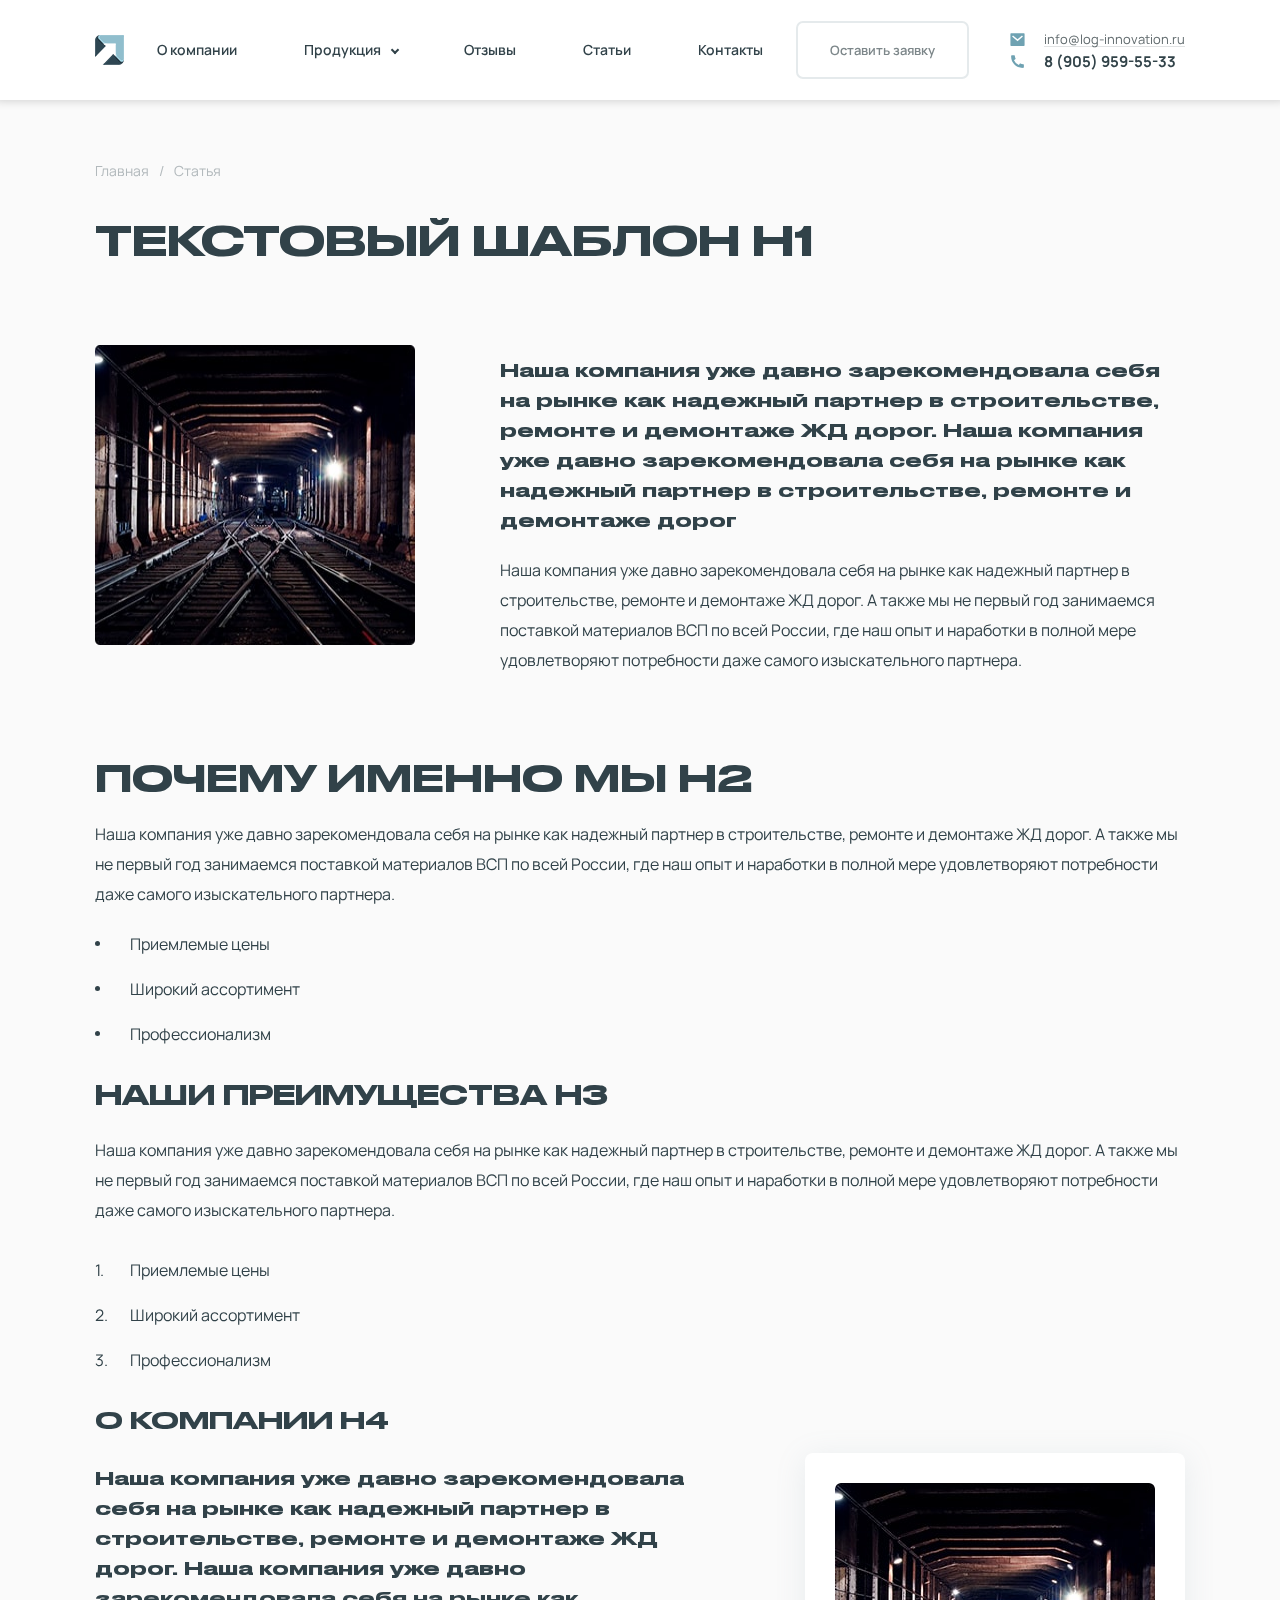
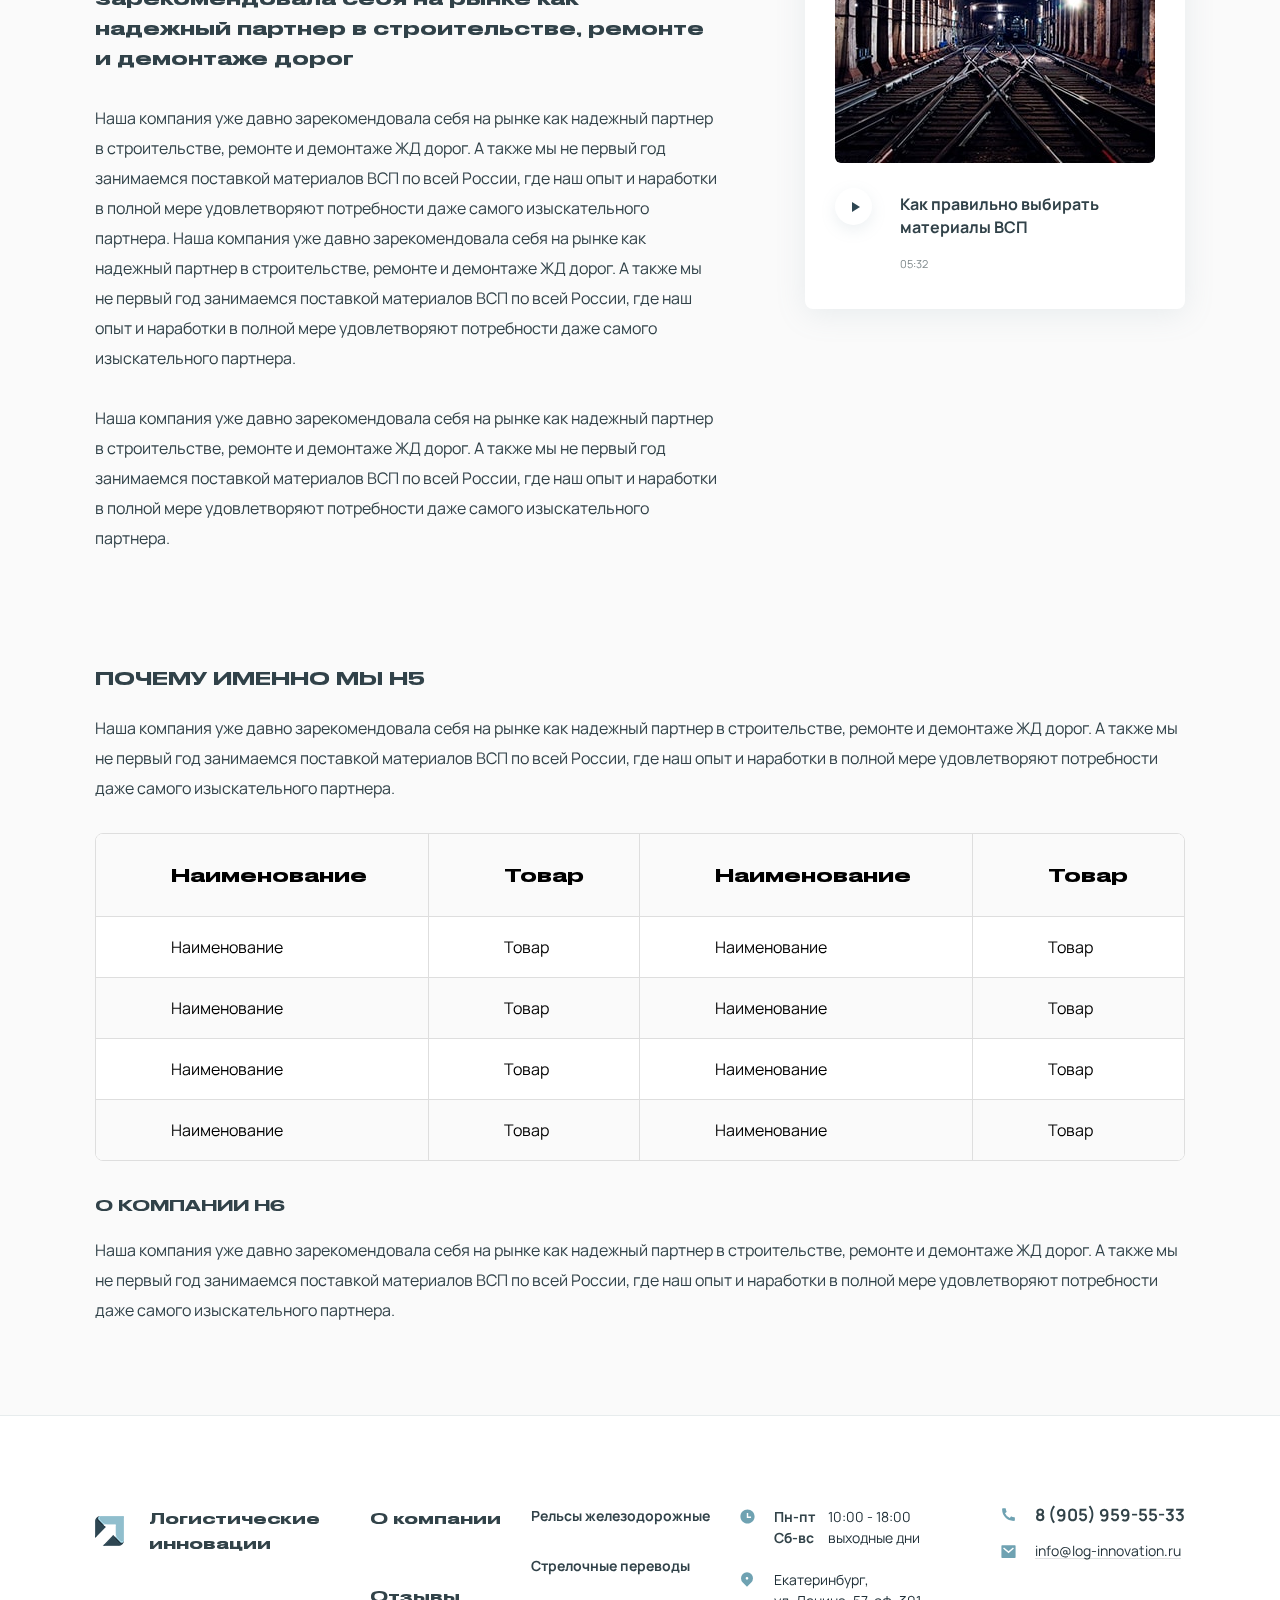
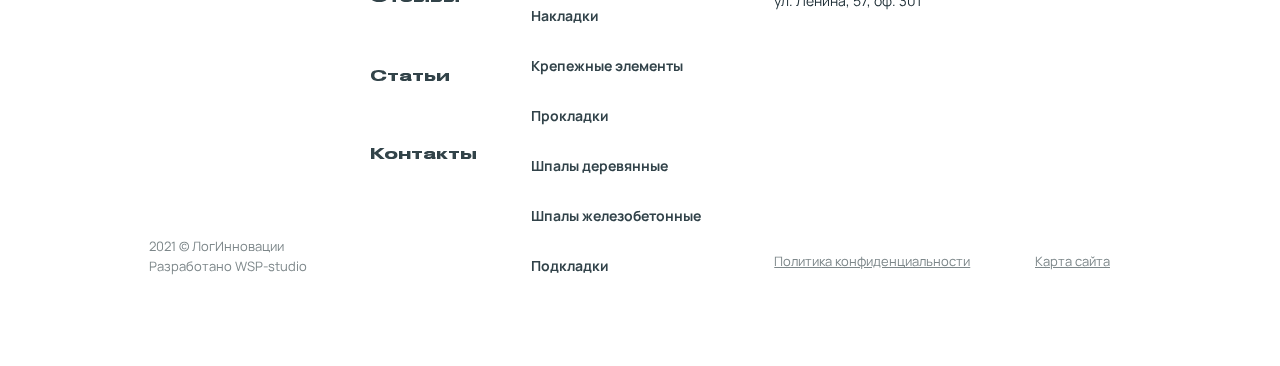
<file: public/page.html>
<!DOCTYPE html>
<html dir="ltr" lang="ru" class="no-js">

<head>
  <meta charset="utf-8">
  <meta name="Author" content="" />
  <meta name="viewport" content="width=device-width, initial-scale=1, maximum-scale=1, user-scalable=0" />
  <link rel="shortcut icon" href="favicon.ico" />
  <link rel="apple-touch-icon" sizes="180x180" href="assets/manifest/apple-touch-icon.png">
  <link rel="icon" type="image/png" sizes="32x32" href="assets/manifest/favicon-32x32.png">
  <link rel="icon" type="image/png" sizes="192x192" href="assets/manifest/android-chrome-192x192.png">
  <link rel="icon" type="image/png" sizes="16x16" href="assets/manifest/favicon-16x16.png">
  <meta name="theme-color" content="#ffffff">
  <title>Статья</title>
  <meta name="description" content="" />
  <script>
    document.documentElement.classList.remove('no-js');
    document.documentElement.classList.add('js');
    if (document.documentElement.style.setProperty) {
      document.documentElement.style.setProperty('--viewport-height', window.innerHeight + 'px');
      document.documentElement.style.setProperty('--viewport-height-actual', window.innerHeight + 'px');
    }
  </script>
  <link rel="stylesheet" href="assets/stylesheets/global.min.css">
</head>

<body data-plugin="reveal" data-preload>
  <div class="page-content-wrapper">
    <div class="preloader visible">
      <div class="preloader__loader"></div>
    </div>
    <header class="header header_sticky ">
      <div class="outer-container">
        <div class="header__holder">
          <a href="index.html" class="header__logo">
            <img src="assets/images/logo.png" alt="Logo">
            <span>
						Логистические <br>инновации
					</span>
          </a>
          <nav class="main-nav">
            <ul>
              <li>
                <a href="about.html">О компании</a>
              </li>
              <li class="has-children">
                <a href="products.html">Продукция</a>
                <div class="sub-nav">
                  <ul>
                    <li><a href="goods.html">Рельсы железодорожные</a></li>
                    <li><a href="goods.html">Стрелочные переводы</a></li>
                    <li><a href="goods.html">Накладки</a></li>
                    <li><a href="goods.html">Крепежные элементы</a></li>
                    <li><a href="goods.html">Прокладки</a></li>
                    <li><a href="goods.html">Шпалы деревянные</a></li>
                    <li><a href="goods.html">Шпалы железобетонные</a></li>
                    <li><a href="goods.html">Подкладки</a></li>
                  </ul>
                </div>
              </li>
              <li>
                <a href="reviews.html">Отзывы</a>
              </li>
              <li>
                <span class="active">Статьи</span>
              </li>
              <li>
                <a href="contacts.html">Контакты</a>
              </li>
            </ul>
          </nav>
          <div class="header__request">
            <a href="#" class="btn btn-light side-modal-trigger" data-src="#dialog-content">Оставить заявку</a>
          </div>
          <div class="address">
            <span>
						<svg class="icon icon-map-pin-2-fill" width="16" height="16" role="presentation"><use href="assets/images/icons.svg#map-pin-2-fill" xlink:href="assets/images/icons.svg#map-pin-2-fill"></use></svg>
					</span> Екатеринбург, <br>
					ул. Ленина, 57, оф. 301
          </div>
          <div class="schedule">
            <span>
						<svg class="icon icon-time-fill" width="17" height="17" role="presentation"><use href="assets/images/icons.svg#time-fill" xlink:href="assets/images/icons.svg#time-fill"></use></svg>
					</span>
            <b>
						Пн-пт   <br>  
						Сб-вс      
					</b> 10:00 - 18:00 <br>
					выходные дни
          </div>
          <div class="header__contacts">
            <div class="mail">
              <span>
							<svg class="icon icon-mail-fill" width="17" height="17" role="presentation"><use href="assets/images/icons.svg#mail-fill" xlink:href="assets/images/icons.svg#mail-fill"></use></svg>
						</span>
              <a href="mailto:info@log-innovation.ru">info@log-innovation.ru</a>
            </div>
            <div class="phone">
              <span>
							<svg class="icon icon-phone-fill" width="17" height="17" role="presentation"><use href="assets/images/icons.svg#phone-fill" xlink:href="assets/images/icons.svg#phone-fill"></use></svg>
						</span>
              <a href="tel:+79059595533">8 (905) 959-55-33</a>
            </div>
          </div>
          <a href="#" class="ham-trigger">&nbsp;</a>
        </div>
      </div>
    </header>
    <div class="ham-panel ">
      <div class="ham-panel__holder">
        <nav class="ham-panel-nav">
          <ul>
            <li>
              <a href="about.html">О компании</a>
            </li>
            <li class="has-children">
              <span>
								<a href="#">Продукция</a>
								<a class="sub-trigger">&nbsp;</a>
							</span>
              <div class="sub-nav">
                <ul>
                  <li><a href="goods.html">Рельсы железодорожные</a></li>
                  <li><a href="goods.html">Стрелочные переводы</a></li>
                  <li><a href="goods.html">Накладки</a></li>
                  <li><a href="goods.html">Крепежные элементы</a></li>
                  <li><a href="goods.html">Прокладки</a></li>
                  <li><a href="goods.html">Шпалы деревянные</a></li>
                  <li><a href="goods.html">Шпалы железобетонные</a></li>
                  <li><a href="goods.html">Подкладки</a></li>
                </ul>
              </div>
            </li>
            <li>
              <a href="reviews.html">Отзывы</a>
            </li>
            <li class="active">
              <span>Статьи</span>
            </li>
            <li>
              <a href="contacts.html">Контакты</a>
            </li>
          </ul>
        </nav>
        <div class="ham-panel__info">
          <div class="ham-panel__request">
            <a href="#" class="btn btn-light popup-modal" data-fancybox data-src="#dialog-content">Оставить заявку</a>
          </div>
          <div class="ham-panel__phone"><a href="tel:+79059595533">8 (905) 959-55-33</a></div>
          <div class="ham-panel__mail"><a href="mailto:info@log-innovation.ru">info@log-innovation.ru</a></div>
        </div>
      </div>
    </div>
    <div class="page-content">
      <main>
        <div class="inner-page">
          <div class="container">
            <ul class="breadcrumbs">
              <li><a href="index.html">Главная</a></li>
              <li class="active"><a href="page.html">Статья</a></li>
            </ul>
            <h1 class="h1 uppercase">текстовый шаблон h1</h1>
            <div class="imaged-text">
              <img src="assets/images/articles/3.jpg" alt="Статья" class="mb-3">
              <div class="imaged-text__content">
                <p class="h5">Наша компания уже давно зарекомендовала себя на рынке как надежный партнер в строительстве, ремонте и демонтаже ЖД дорог. Наша компания уже давно зарекомендовала себя на рынке как надежный партнер в строительстве, ремонте и демонтаже дорог</p>
                <p>Наша компания уже давно зарекомендовала себя на рынке как надежный партнер в строительстве, ремонте и демонтаже ЖД дорог. А также мы не первый год занимаемся поставкой материалов ВСП по всей России, где наш опыт и наработки в полной мере удовлетворяют потребности даже самого изыскательного партнера.</p>
              </div>
            </div>
            <h2 class="h2 uppercase">почему именно мы h2</h2>
            <p>Наша компания уже давно зарекомендовала себя на рынке как надежный партнер в строительстве, ремонте и демонтаже ЖД дорог. А также мы не первый год занимаемся поставкой материалов ВСП по всей России, где наш опыт и наработки в полной мере удовлетворяют потребности даже самого изыскательного партнера.</p>
            <ul class="styled-list">
              <li> Приемлемые цены </li>
              <li> Широкий ассортимент </li>
              <li> Профессионализм </li>
            </ul>
            <h3 class="h3 uppercase">наши преимущества h3</h3>
            <p class="mb-3">Наша компания уже давно зарекомендовала себя на рынке как надежный партнер в строительстве, ремонте и демонтаже ЖД дорог. А также мы не первый год занимаемся поставкой материалов ВСП по всей России, где наш опыт и наработки в полной мере удовлетворяют потребности даже самого изыскательного партнера.</p>
            <ol class="styled-list">
              <li> Приемлемые цены </li>
              <li> Широкий ассортимент </li>
              <li> Профессионализм </li>
            </ol>
            <h4 class="h4 uppercase">О компании h4</h4>
            <div class="imaged-text imaged-text_left">
              <div class="imaged-text__content">
                <p class="h5 mb-3">Наша компания уже давно зарекомендовала себя на рынке как надежный партнер в строительстве, ремонте и демонтаже ЖД дорог. Наша компания уже давно зарекомендовала себя на рынке как надежный партнер в строительстве, ремонте и демонтаже дорог</p>
                <p class="mb-3">Наша компания уже давно зарекомендовала себя на рынке как надежный партнер в строительстве, ремонте и демонтаже ЖД дорог. А также мы не первый год занимаемся поставкой материалов ВСП по всей России, где наш опыт и наработки в полной мере удовлетворяют потребности даже самого изыскательного партнера. Наша компания уже давно зарекомендовала себя на рынке как надежный партнер в строительстве, ремонте и демонтаже ЖД дорог. А также мы не первый год занимаемся поставкой материалов ВСП по всей России, где наш опыт и наработки в полной мере удовлетворяют потребности даже самого изыскательного партнера.</p>
                <p class="mb-3"> Наша компания уже давно зарекомендовала себя на рынке как надежный партнер в строительстве, ремонте и демонтаже ЖД дорог. А также мы не первый год занимаемся поставкой материалов ВСП по всей России, где наш опыт и наработки в полной мере удовлетворяют потребности даже самого изыскательного партнера.</p>
              </div>
              <div>
                <a href="https://www.youtube.com/watch?v=_sI_Ps7JSEk" data-fancybox class="video-item">
                  <div class="video-item__img">
                    <img src="assets/images/articles/3.jpg" alt="">
                  </div>
                  <div class="video-item__content">
                    <div class="video-item__name">Как правильно выбирать материалы ВСП</div>
                    <div class="video-item__caption">05:32</div>
                  </div>
                </a>
              </div>
            </div>
            <h5 class="h5 uppercase">почему именно мы h5</h5>
            <p class="mb-3"> Наша компания уже давно зарекомендовала себя на рынке как надежный партнер в строительстве, ремонте и демонтаже ЖД дорог. А также мы не первый год занимаемся поставкой материалов ВСП по всей России, где наш опыт и наработки в полной мере удовлетворяют потребности даже самого изыскательного партнера.</p>
            <div class="table">
              <table>
                <thead>
                  <tr>
                    <th>Наименование</th>
                    <th>Товар</th>
                    <th>Наименование</th>
                    <th>Товар</th>
                  </tr>
                </thead>
                <tbody>
                  <tr>
                    <td>Наименование</td>
                    <td>Товар</td>
                    <td>Наименование</td>
                    <td>Товар</td>
                  </tr>
                  <tr>
                    <td>Наименование</td>
                    <td>Товар</td>
                    <td>Наименование</td>
                    <td>Товар</td>
                  </tr>
                  <tr>
                    <td>Наименование</td>
                    <td>Товар</td>
                    <td>Наименование</td>
                    <td>Товар</td>
                  </tr>
                  <tr>
                    <td>Наименование</td>
                    <td>Товар</td>
                    <td>Наименование</td>
                    <td>Товар</td>
                  </tr>
                </tbody>
              </table>
            </div>
            <h6 class="h6 uppercase">О компании h6</h6>
            <p class="mb-3"> Наша компания уже давно зарекомендовала себя на рынке как надежный партнер в строительстве, ремонте и демонтаже ЖД дорог. А также мы не первый год занимаемся поставкой материалов ВСП по всей России, где наш опыт и наработки в полной мере удовлетворяют потребности даже самого изыскательного партнера.</p>
          </div>
        </div>
      </main>
      <footer class="footer">
        <div class="container">
          <div class="footer__holder">
            <div class="footer__col footer__logo">
              <a href="index.html">
                <img src="assets/images/logo.png" alt="Logo">
                <span>
							Логистические <br>инновации
						</span>
              </a>
              <div class="footer__copyright"> 2021 © ЛогИнновации <br>
						Разработано <a href="#" target="_blank" rel="noopener noreferrer">WSP-studio</a>
              </div>
            </div>
            <nav class="footer__col footer-main-nav">
              <ul>
                <li><a href="about.html">О компании</a></li>
                <li class="has-children dropdown" data-plugin="dropdown">
                  <span>
										<a href="#">Продукция</a>
										<a href="#submenu" data-dropdown-btn class="dropdown-trigger">&nbsp;</a>
									</span>
                  <div class="sub-nav dropdown-content" data-dropdown-content="submenu">
                    <ul>
                      <li><a href="goods.html">Рельсы железодорожные</a></li>
                      <li><a href="goods.html">Стрелочные переводы</a></li>
                      <li><a href="goods.html">Накладки</a></li>
                      <li><a href="goods.html">Крепежные элементы</a></li>
                      <li><a href="goods.html">Прокладки</a></li>
                      <li><a href="goods.html">Шпалы деревянные</a></li>
                      <li><a href="goods.html">Шпалы железобетонные</a></li>
                      <li><a href="goods.html">Подкладки</a></li>
                    </ul>
                  </div>
                </li>
                <li><a href="reviews.html">Отзывы</a></li>
                <li><a href="articles.html">Статьи</a></li>
                <li><a href="contacts.html">Контакты</a></li>
              </ul>
            </nav>
            <nav class="footer-sub-nav footer__col">
              <ul>
                <li><a href="goods.html">Рельсы железодорожные</a></li>
                <li><a href="goods.html">Стрелочные переводы</a></li>
                <li><a href="goods.html">Накладки</a></li>
                <li><a href="goods.html">Крепежные элементы</a></li>
                <li><a href="goods.html">Прокладки</a></li>
                <li><a href="goods.html">Шпалы деревянные</a></li>
                <li><a href="goods.html">Шпалы железобетонные</a></li>
                <li><a href="goods.html">Подкладки</a></li>
              </ul>
            </nav>
            <div class="footer__col">
              <div>
                <div class="schedule">
                  <span>
								<svg class="icon icon-time-fill" width="17" height="17" role="presentation"><use href="assets/images/icons.svg#time-fill" xlink:href="assets/images/icons.svg#time-fill"></use></svg>
							</span>
                  <b>
								Пн-пт   <br>  
								Сб-вс      
							</b> 10:00 - 18:00 <br>
							выходные дни
                </div>
                <div class="address">
                  <span>
								<svg class="icon icon-map-pin-2-fill" width="16" height="16" role="presentation"><use href="assets/images/icons.svg#map-pin-2-fill" xlink:href="assets/images/icons.svg#map-pin-2-fill"></use></svg>
							</span> Екатеринбург, <br>
							ул. Ленина, 57, оф. 301
                </div>
              </div>
              <a href="#" class="footer__politics">Политика конфиденциальности</a>
            </div>
            <div class="footer__col">
              <div>
                <div class="phone">
                  <span>
								<svg class="icon icon-phone-fill" width="17" height="17" role="presentation"><use href="assets/images/icons.svg#phone-fill" xlink:href="assets/images/icons.svg#phone-fill"></use></svg>
							</span>
                  <a href="tel:+79059595533">8 (905) 959-55-33</a>
                </div>
                <div class="mail">
                  <span>
								<svg class="icon icon-mail-fill" width="17" height="17" role="presentation"><use href="assets/images/icons.svg#mail-fill" xlink:href="assets/images/icons.svg#mail-fill"></use></svg>
							</span>
                  <a href="mailto:info@log-innovation.ru">info@log-innovation.ru</a>
                </div>
              </div>
              <a href="#" class="footer__site-map">Карта сайта</a>
            </div>
            <div class="footer__mobile">
              <a href="#" class="footer__politics">Политика конфиденциальности</a>
              <a href="#" class="footer__site-map">Карта сайта</a>
              <div class="footer__copyright"> 2021 © ЛогИнновации <br>
						Разработано <a href="#" target="_blank" rel="noopener noreferrer">WSP-studio</a>
              </div>
            </div>
          </div>
        </div>
      </footer>
    </div>
    <div class="js-modal">
      <div class="request-modal form" id="dialog-content" style="display:none;">
        <div class="request-modal__holder">
          <form>
            <h2 class="h3 uppercase">Оставить заявку</h2>
            <div class="form-group">
              <div>
                <div class="form-control">
                  <input type="text" placeholder="Имя" name="Name">
                </div>
                <div class="form-control">
                  <input type="tel" placeholder="Телефон" name="Phone">
                </div>
                <div class="form-control">
                  <input type="text" placeholder="E-mail" name="Email">
                </div>
                <div class="form-control">
                  <textarea placeholder="Комментарий" name="Comment"></textarea>
                </div>
              </div>
              <div class="form-control">
                <button type="submit" class="btn btn-dark">Отправить</button>
                <p class="form__agree"> Нажимая на "Отправить", Вы даете согласие на обработку персональных данных и соглашаетесь с <a href="#" target="_blank" rel="noopener noreferrer"> пользовательським соглашением и политикой конфиденциальности</a>
                </p>
              </div>
            </div>
          </form>
        </div>
      </div>
      <div class="success-modal form" id="success-content" style="display:none;">
        <div class="success-modal__holder">
          <svg class="icon icon-check" width="68" height="68" role="presentation">
            <use href="assets/images/icons.svg#check" xlink:href="assets/images/icons.svg#check"></use>
          </svg>
          <h2 class="h3 uppercase">Спасибо!</h2>
          <p class="h5">Ваша заявка успешно отправлена</p>
          <p>Мы свяжемся с Вами в ближайшее время для уточнения деталей</p>
        </div>
      </div>
    </div>
  </div>
  <script src="assets/javascripts/main.js"></script>
</body>

</html>
</file>
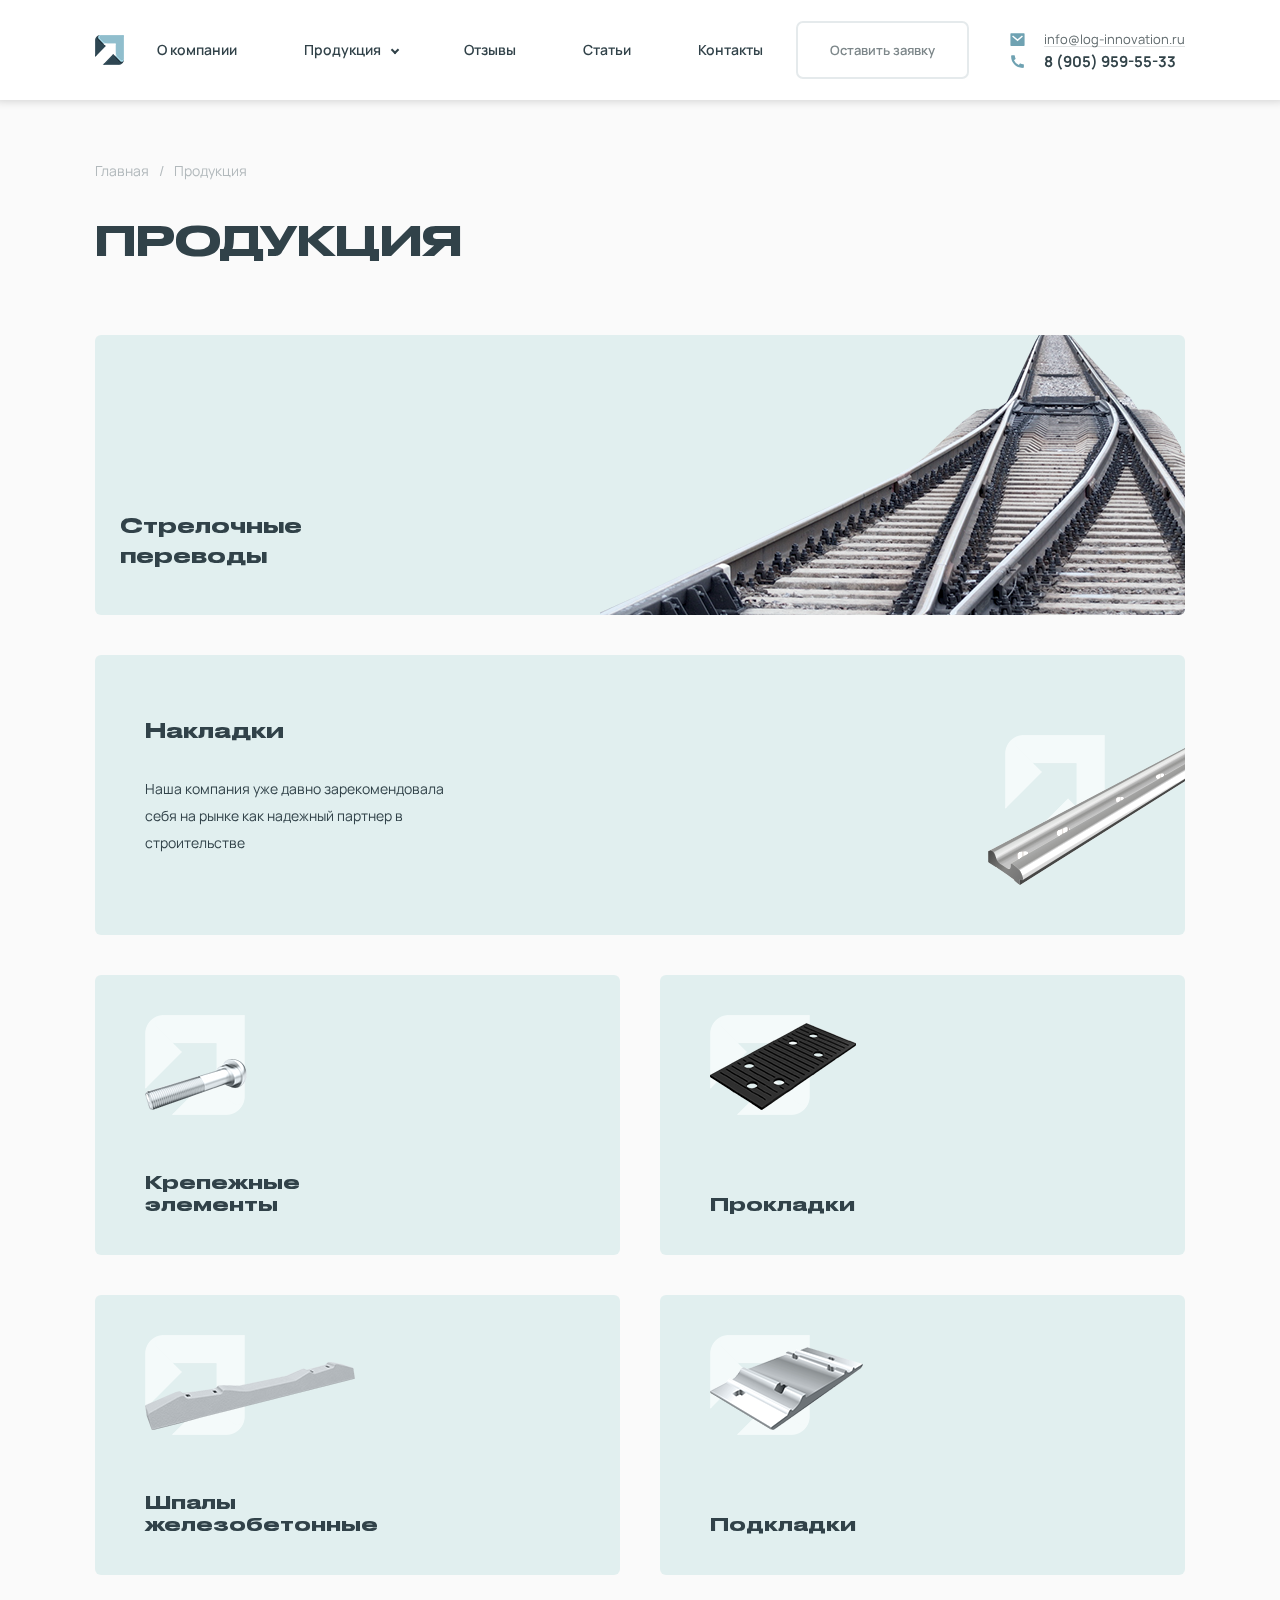
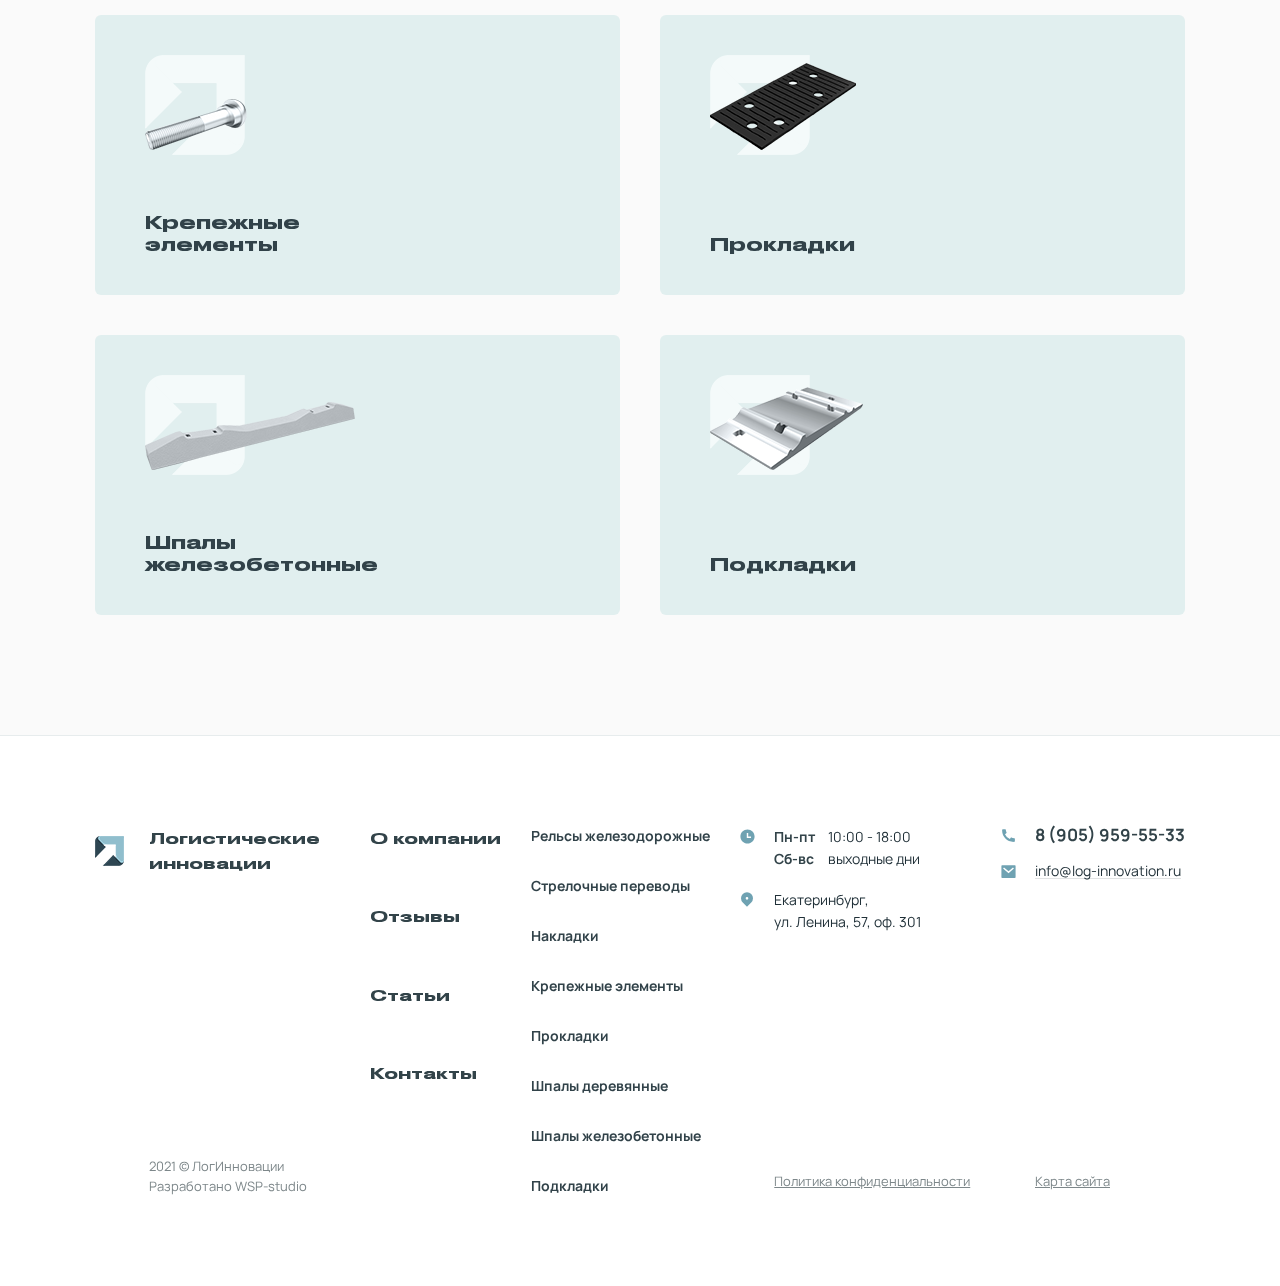
<file: public/products.html>
<!DOCTYPE html>
<html dir="ltr" lang="ru" class="no-js">

<head>
  <meta charset="utf-8">
  <meta name="Author" content="" />
  <meta name="viewport" content="width=device-width, initial-scale=1, maximum-scale=1, user-scalable=0" />
  <link rel="shortcut icon" href="favicon.ico" />
  <link rel="apple-touch-icon" sizes="180x180" href="assets/manifest/apple-touch-icon.png">
  <link rel="icon" type="image/png" sizes="32x32" href="assets/manifest/favicon-32x32.png">
  <link rel="icon" type="image/png" sizes="192x192" href="assets/manifest/android-chrome-192x192.png">
  <link rel="icon" type="image/png" sizes="16x16" href="assets/manifest/favicon-16x16.png">
  <meta name="theme-color" content="#ffffff">
  <title>Продукция</title>
  <meta name="description" content="" />
  <script>
    document.documentElement.classList.remove('no-js');
    document.documentElement.classList.add('js');
    if (document.documentElement.style.setProperty) {
      document.documentElement.style.setProperty('--viewport-height', window.innerHeight + 'px');
      document.documentElement.style.setProperty('--viewport-height-actual', window.innerHeight + 'px');
    }
  </script>
  <link rel="stylesheet" href="assets/stylesheets/global.min.css">
  <link rel="stylesheet" href="assets/stylesheets/products.min.css" />
</head>

<body data-plugin="reveal" data-preload>
  <div class="page-content-wrapper">
    <div class="preloader visible">
      <div class="preloader__loader"></div>
    </div>
    <header class="header header_sticky ">
      <div class="outer-container">
        <div class="header__holder">
          <a href="index.html" class="header__logo">
            <img src="assets/images/logo.png" alt="Logo">
            <span>
						Логистические <br>инновации
					</span>
          </a>
          <nav class="main-nav">
            <ul>
              <li>
                <a href="about.html">О компании</a>
              </li>
              <li class="has-children">
                <a href="products.html">Продукция</a>
                <div class="sub-nav">
                  <ul>
                    <li><a href="goods.html">Рельсы железодорожные</a></li>
                    <li><a href="goods.html">Стрелочные переводы</a></li>
                    <li><a href="goods.html">Накладки</a></li>
                    <li><a href="goods.html">Крепежные элементы</a></li>
                    <li><a href="goods.html">Прокладки</a></li>
                    <li><a href="goods.html">Шпалы деревянные</a></li>
                    <li><a href="goods.html">Шпалы железобетонные</a></li>
                    <li><a href="goods.html">Подкладки</a></li>
                  </ul>
                </div>
              </li>
              <li>
                <a href="reviews.html">Отзывы</a>
              </li>
              <li>
                <a href="articles.html">Статьи</a>
              </li>
              <li>
                <a href="contacts.html">Контакты</a>
              </li>
            </ul>
          </nav>
          <div class="header__request">
            <a href="#" class="btn btn-light side-modal-trigger" data-src="#dialog-content">Оставить заявку</a>
          </div>
          <div class="address">
            <span>
						<svg class="icon icon-map-pin-2-fill" width="16" height="16" role="presentation"><use href="assets/images/icons.svg#map-pin-2-fill" xlink:href="assets/images/icons.svg#map-pin-2-fill"></use></svg>
					</span> Екатеринбург, <br>
					ул. Ленина, 57, оф. 301
          </div>
          <div class="schedule">
            <span>
						<svg class="icon icon-time-fill" width="17" height="17" role="presentation"><use href="assets/images/icons.svg#time-fill" xlink:href="assets/images/icons.svg#time-fill"></use></svg>
					</span>
            <b>
						Пн-пт   <br>  
						Сб-вс      
					</b> 10:00 - 18:00 <br>
					выходные дни
          </div>
          <div class="header__contacts">
            <div class="mail">
              <span>
							<svg class="icon icon-mail-fill" width="17" height="17" role="presentation"><use href="assets/images/icons.svg#mail-fill" xlink:href="assets/images/icons.svg#mail-fill"></use></svg>
						</span>
              <a href="mailto:info@log-innovation.ru">info@log-innovation.ru</a>
            </div>
            <div class="phone">
              <span>
							<svg class="icon icon-phone-fill" width="17" height="17" role="presentation"><use href="assets/images/icons.svg#phone-fill" xlink:href="assets/images/icons.svg#phone-fill"></use></svg>
						</span>
              <a href="tel:+79059595533">8 (905) 959-55-33</a>
            </div>
          </div>
          <a href="#" class="ham-trigger">&nbsp;</a>
        </div>
      </div>
    </header>
    <div class="ham-panel ">
      <div class="ham-panel__holder">
        <nav class="ham-panel-nav">
          <ul>
            <li>
              <a href="about.html">О компании</a>
            </li>
            <li class="has-children">
              <span>
								<a href="#">Продукция</a>
								<a class="sub-trigger">&nbsp;</a>
							</span>
              <div class="sub-nav">
                <ul>
                  <li><a href="goods.html">Рельсы железодорожные</a></li>
                  <li><a href="goods.html">Стрелочные переводы</a></li>
                  <li><a href="goods.html">Накладки</a></li>
                  <li><a href="goods.html">Крепежные элементы</a></li>
                  <li><a href="goods.html">Прокладки</a></li>
                  <li><a href="goods.html">Шпалы деревянные</a></li>
                  <li><a href="goods.html">Шпалы железобетонные</a></li>
                  <li><a href="goods.html">Подкладки</a></li>
                </ul>
              </div>
            </li>
            <li>
              <a href="reviews.html">Отзывы</a>
            </li>
            <li>
              <a href="articles.html">Статьи</a>
            </li>
            <li>
              <a href="contacts.html">Контакты</a>
            </li>
          </ul>
        </nav>
        <div class="ham-panel__info">
          <div class="ham-panel__request">
            <a href="#" class="btn btn-light popup-modal" data-fancybox data-src="#dialog-content">Оставить заявку</a>
          </div>
          <div class="ham-panel__phone"><a href="tel:+79059595533">8 (905) 959-55-33</a></div>
          <div class="ham-panel__mail"><a href="mailto:info@log-innovation.ru">info@log-innovation.ru</a></div>
        </div>
      </div>
    </div>
    <div class="page-content">
      <main>
        <div class="inner-page">
          <div class="products">
            <div class="container" data-reveal-group>
              <ul class="breadcrumbs">
                <li><a href="index.html">Главная</a></li>
                <li class="active"><a href="products.html">Продукция</a></li>
              </ul>
              <h1 class="h1 uppercase" data-reveal>Продукция</h1>
              <div class="products__list">
                <div class="products__item products__item--turnout" data-reveal data-reveal-delay="100">
                  <a href="goods.html">
                    <h3 class="h5">Стрелочные переводы</h3>
                    <div class="products__turnout-image">
                      <img src="assets/images/products/landing/1.png" alt="Стрелочные переводы">
                    </div>
                  </a>
                </div>
                <div class="products__item products__item--strap" data-reveal data-reveal-delay="200">
                  <a href="goods.html">
                    <h3 class="h5">Накладки</h3>
                    <p class="products__text"> Наша компания уже давно зарекомендовала себя на рынке как надежный партнер в строительстве </p>
                    <div class="products__strap-image">
                      <img src="assets/images/products/landing/2.png" alt="Накладки">
                    </div>
                  </a>
                </div>
                <div class="products__item" data-reveal data-reveal-delay="300">
                  <a href="goods.html">
                    <div class="products__image">
                      <img src="assets/images/products/landing/3.png" alt="Крепежные элементы">
                    </div>
                    <h3 class="h5">Крепежные элементы</h3>
                  </a>
                </div>
                <div class="products__item" data-reveal data-reveal-delay="300">
                  <a href="goods.html">
                    <div class="products__image">
                      <img src="assets/images/products/landing/4.png" alt="Прокладки">
                    </div>
                    <h3 class="h5">Прокладки</h3>
                  </a>
                </div>
                <div class="products__item" data-reveal data-reveal-delay="300">
                  <a href="goods.html">
                    <div class="products__image">
                      <img src="assets/images/products/landing/5.png" alt="Шпалы железобетонные">
                    </div>
                    <h3 class="h5">Шпалы железобетонные</h3>
                  </a>
                </div>
                <div class="products__item" data-reveal data-reveal-delay="300">
                  <a href="goods.html">
                    <div class="products__image">
                      <img src="assets/images/products/landing/6.png" alt="Подкладки">
                    </div>
                    <h3 class="h5">Подкладки</h3>
                  </a>
                </div>
                <div class="products__item" data-reveal data-reveal-delay="300">
                  <a href="goods.html">
                    <div class="products__image">
                      <img src="assets/images/products/landing/3.png" alt="Крепежные элементы">
                    </div>
                    <h3 class="h5">Крепежные элементы</h3>
                  </a>
                </div>
                <div class="products__item" data-reveal data-reveal-delay="300">
                  <a href="goods.html">
                    <div class="products__image">
                      <img src="assets/images/products/landing/4.png" alt="Прокладки">
                    </div>
                    <h3 class="h5">Прокладки</h3>
                  </a>
                </div>
                <div class="products__item" data-reveal data-reveal-delay="300">
                  <a href="goods.html">
                    <div class="products__image">
                      <img src="assets/images/products/landing/5.png" alt="Шпалы железобетонные">
                    </div>
                    <h3 class="h5">Шпалы железобетонные</h3>
                  </a>
                </div>
                <div class="products__item" data-reveal data-reveal-delay="300">
                  <a href="goods.html">
                    <div class="products__image">
                      <img src="assets/images/products/landing/6.png" alt="Подкладки">
                    </div>
                    <h3 class="h5">Подкладки</h3>
                  </a>
                </div>
              </div>
            </div>
          </div>
        </div>
      </main>
      <footer class="footer">
        <div class="container">
          <div class="footer__holder">
            <div class="footer__col footer__logo">
              <a href="index.html">
                <img src="assets/images/logo.png" alt="Logo">
                <span>
							Логистические <br>инновации
						</span>
              </a>
              <div class="footer__copyright"> 2021 © ЛогИнновации <br>
						Разработано <a href="#" target="_blank" rel="noopener noreferrer">WSP-studio</a>
              </div>
            </div>
            <nav class="footer__col footer-main-nav">
              <ul>
                <li><a href="about.html">О компании</a></li>
                <li class="has-children dropdown" data-plugin="dropdown">
                  <span>
										<a href="#">Продукция</a>
										<a href="#submenu" data-dropdown-btn class="dropdown-trigger">&nbsp;</a>
									</span>
                  <div class="sub-nav dropdown-content" data-dropdown-content="submenu">
                    <ul>
                      <li><a href="goods.html">Рельсы железодорожные</a></li>
                      <li><a href="goods.html">Стрелочные переводы</a></li>
                      <li><a href="goods.html">Накладки</a></li>
                      <li><a href="goods.html">Крепежные элементы</a></li>
                      <li><a href="goods.html">Прокладки</a></li>
                      <li><a href="goods.html">Шпалы деревянные</a></li>
                      <li><a href="goods.html">Шпалы железобетонные</a></li>
                      <li><a href="goods.html">Подкладки</a></li>
                    </ul>
                  </div>
                </li>
                <li><a href="reviews.html">Отзывы</a></li>
                <li><a href="articles.html">Статьи</a></li>
                <li><a href="contacts.html">Контакты</a></li>
              </ul>
            </nav>
            <nav class="footer-sub-nav footer__col">
              <ul>
                <li><a href="goods.html">Рельсы железодорожные</a></li>
                <li><a href="goods.html">Стрелочные переводы</a></li>
                <li><a href="goods.html">Накладки</a></li>
                <li><a href="goods.html">Крепежные элементы</a></li>
                <li><a href="goods.html">Прокладки</a></li>
                <li><a href="goods.html">Шпалы деревянные</a></li>
                <li><a href="goods.html">Шпалы железобетонные</a></li>
                <li><a href="goods.html">Подкладки</a></li>
              </ul>
            </nav>
            <div class="footer__col">
              <div>
                <div class="schedule">
                  <span>
								<svg class="icon icon-time-fill" width="17" height="17" role="presentation"><use href="assets/images/icons.svg#time-fill" xlink:href="assets/images/icons.svg#time-fill"></use></svg>
							</span>
                  <b>
								Пн-пт   <br>  
								Сб-вс      
							</b> 10:00 - 18:00 <br>
							выходные дни
                </div>
                <div class="address">
                  <span>
								<svg class="icon icon-map-pin-2-fill" width="16" height="16" role="presentation"><use href="assets/images/icons.svg#map-pin-2-fill" xlink:href="assets/images/icons.svg#map-pin-2-fill"></use></svg>
							</span> Екатеринбург, <br>
							ул. Ленина, 57, оф. 301
                </div>
              </div>
              <a href="#" class="footer__politics">Политика конфиденциальности</a>
            </div>
            <div class="footer__col">
              <div>
                <div class="phone">
                  <span>
								<svg class="icon icon-phone-fill" width="17" height="17" role="presentation"><use href="assets/images/icons.svg#phone-fill" xlink:href="assets/images/icons.svg#phone-fill"></use></svg>
							</span>
                  <a href="tel:+79059595533">8 (905) 959-55-33</a>
                </div>
                <div class="mail">
                  <span>
								<svg class="icon icon-mail-fill" width="17" height="17" role="presentation"><use href="assets/images/icons.svg#mail-fill" xlink:href="assets/images/icons.svg#mail-fill"></use></svg>
							</span>
                  <a href="mailto:info@log-innovation.ru">info@log-innovation.ru</a>
                </div>
              </div>
              <a href="#" class="footer__site-map">Карта сайта</a>
            </div>
            <div class="footer__mobile">
              <a href="#" class="footer__politics">Политика конфиденциальности</a>
              <a href="#" class="footer__site-map">Карта сайта</a>
              <div class="footer__copyright"> 2021 © ЛогИнновации <br>
						Разработано <a href="#" target="_blank" rel="noopener noreferrer">WSP-studio</a>
              </div>
            </div>
          </div>
        </div>
      </footer>
    </div>
    <div class="js-modal">
      <div class="request-modal form" id="dialog-content" style="display:none;">
        <div class="request-modal__holder">
          <form>
            <h2 class="h3 uppercase">Оставить заявку</h2>
            <div class="form-group">
              <div>
                <div class="form-control">
                  <input type="text" placeholder="Имя" name="Name">
                </div>
                <div class="form-control">
                  <input type="tel" placeholder="Телефон" name="Phone">
                </div>
                <div class="form-control">
                  <input type="text" placeholder="E-mail" name="Email">
                </div>
                <div class="form-control">
                  <textarea placeholder="Комментарий" name="Comment"></textarea>
                </div>
              </div>
              <div class="form-control">
                <button type="submit" class="btn btn-dark">Отправить</button>
                <p class="form__agree"> Нажимая на "Отправить", Вы даете согласие на обработку персональных данных и соглашаетесь с <a href="#" target="_blank" rel="noopener noreferrer"> пользовательським соглашением и политикой конфиденциальности</a>
                </p>
              </div>
            </div>
          </form>
        </div>
      </div>
      <div class="success-modal form" id="success-content" style="display:none;">
        <div class="success-modal__holder">
          <svg class="icon icon-check" width="68" height="68" role="presentation">
            <use href="assets/images/icons.svg#check" xlink:href="assets/images/icons.svg#check"></use>
          </svg>
          <h2 class="h3 uppercase">Спасибо!</h2>
          <p class="h5">Ваша заявка успешно отправлена</p>
          <p>Мы свяжемся с Вами в ближайшее время для уточнения деталей</p>
        </div>
      </div>
    </div>
  </div>
  <script src="assets/javascripts/main.js"></script>
</body>

</html>
</file>
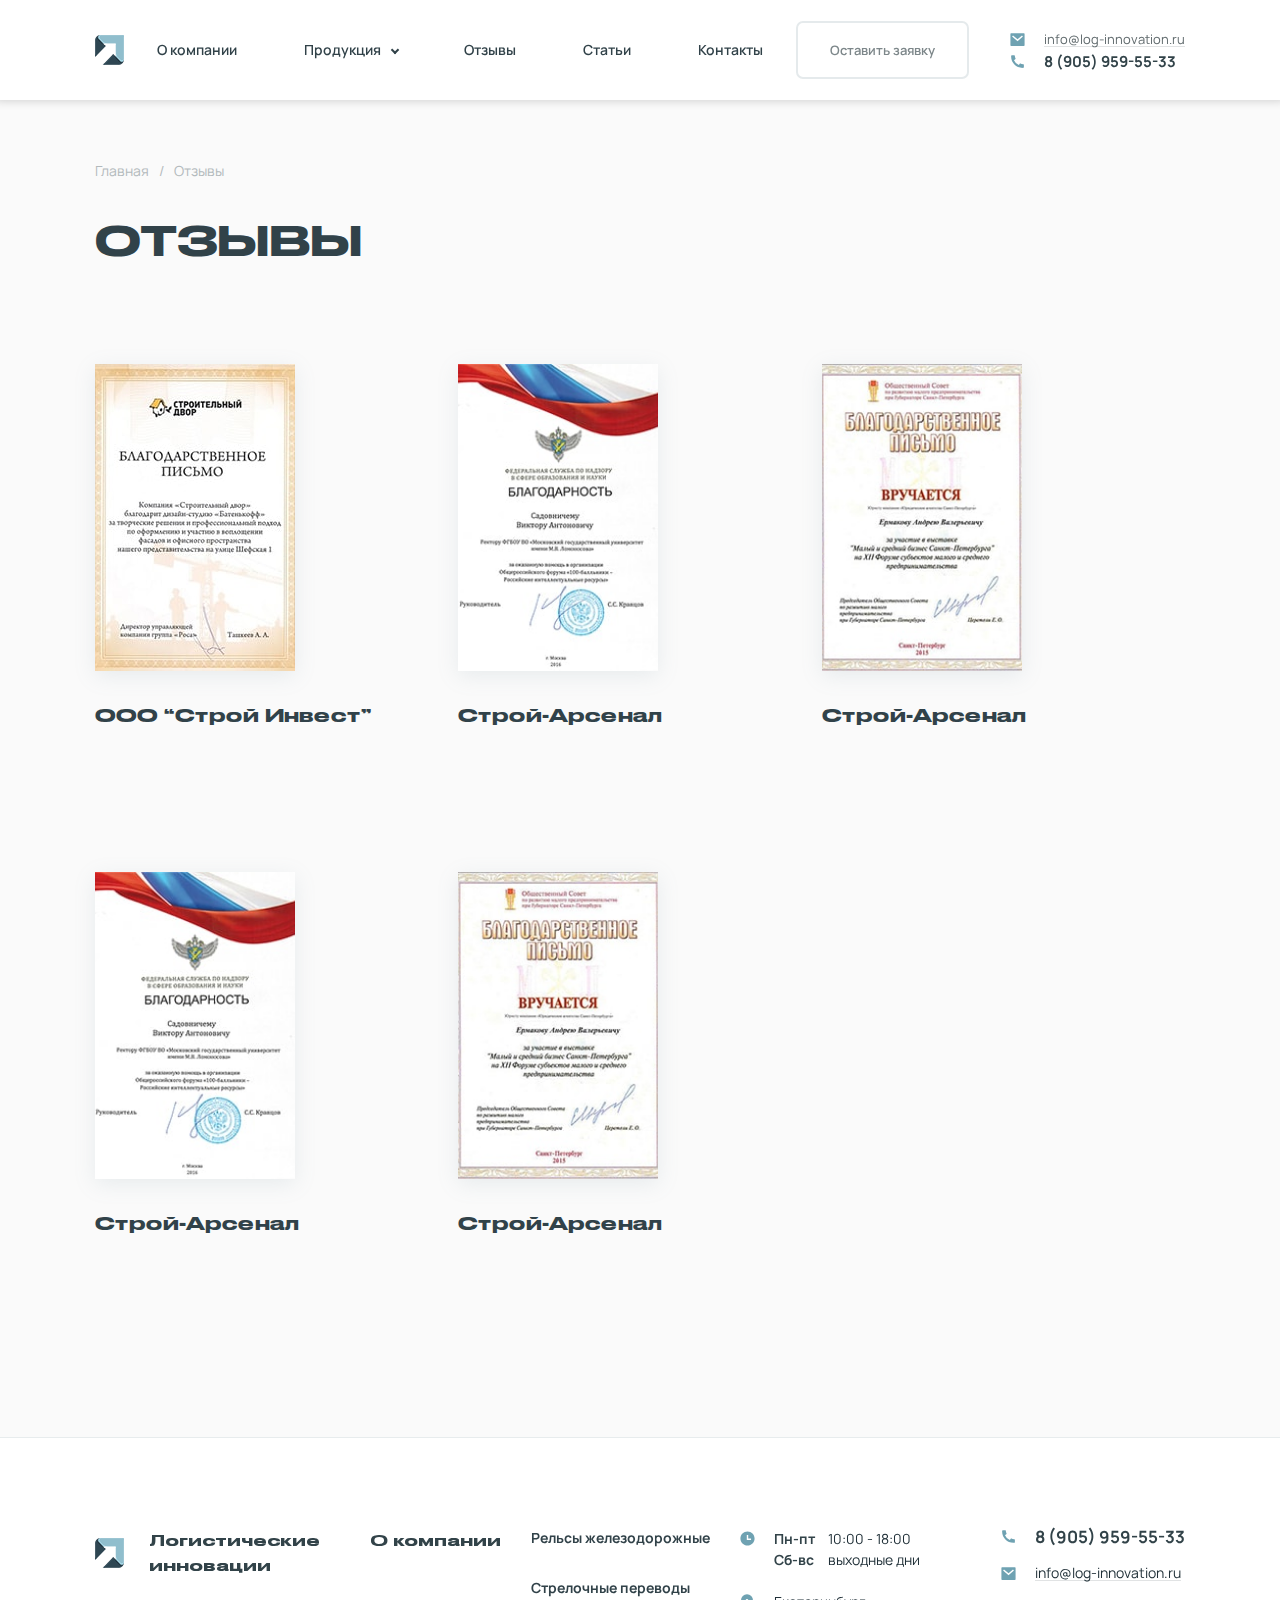
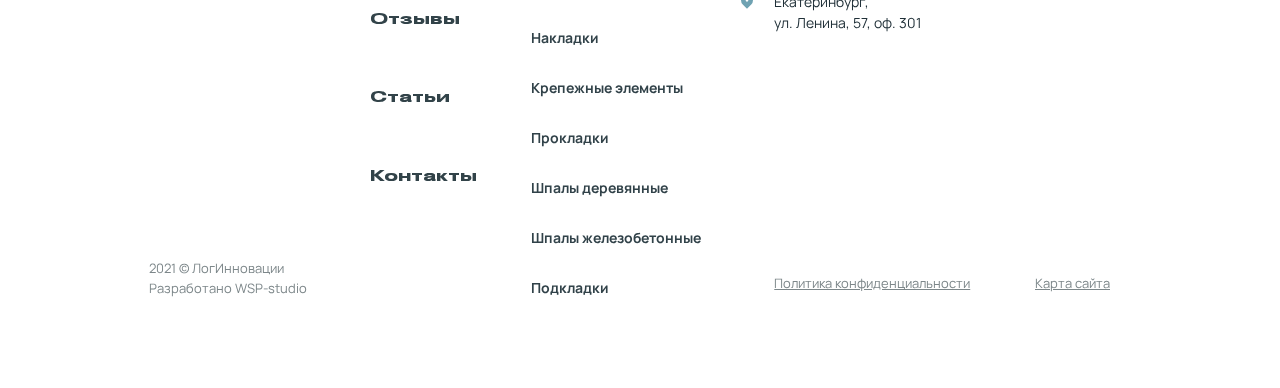
<file: public/reviews.html>
<!DOCTYPE html>
<html dir="ltr" lang="ru" class="no-js">

<head>
  <meta charset="utf-8">
  <meta name="Author" content="" />
  <meta name="viewport" content="width=device-width, initial-scale=1, maximum-scale=1, user-scalable=0" />
  <link rel="shortcut icon" href="favicon.ico" />
  <link rel="apple-touch-icon" sizes="180x180" href="assets/manifest/apple-touch-icon.png">
  <link rel="icon" type="image/png" sizes="32x32" href="assets/manifest/favicon-32x32.png">
  <link rel="icon" type="image/png" sizes="192x192" href="assets/manifest/android-chrome-192x192.png">
  <link rel="icon" type="image/png" sizes="16x16" href="assets/manifest/favicon-16x16.png">
  <meta name="theme-color" content="#ffffff">
  <title>Отзывы</title>
  <meta name="description" content="" />
  <script>
    document.documentElement.classList.remove('no-js');
    document.documentElement.classList.add('js');
    if (document.documentElement.style.setProperty) {
      document.documentElement.style.setProperty('--viewport-height', window.innerHeight + 'px');
      document.documentElement.style.setProperty('--viewport-height-actual', window.innerHeight + 'px');
    }
  </script>
  <link rel="stylesheet" href="assets/stylesheets/global.min.css">
  <link rel="stylesheet" href="assets/stylesheets/reviews.min.css" />
</head>

<body data-plugin="reveal" data-preload>
  <div class="page-content-wrapper">
    <div class="preloader visible">
      <div class="preloader__loader"></div>
    </div>
    <header class="header header_sticky ">
      <div class="outer-container">
        <div class="header__holder">
          <a href="index.html" class="header__logo">
            <img src="assets/images/logo.png" alt="Logo">
            <span>
						Логистические <br>инновации
					</span>
          </a>
          <nav class="main-nav">
            <ul>
              <li>
                <a href="about.html">О компании</a>
              </li>
              <li class="has-children">
                <a href="products.html">Продукция</a>
                <div class="sub-nav">
                  <ul>
                    <li><a href="goods.html">Рельсы железодорожные</a></li>
                    <li><a href="goods.html">Стрелочные переводы</a></li>
                    <li><a href="goods.html">Накладки</a></li>
                    <li><a href="goods.html">Крепежные элементы</a></li>
                    <li><a href="goods.html">Прокладки</a></li>
                    <li><a href="goods.html">Шпалы деревянные</a></li>
                    <li><a href="goods.html">Шпалы железобетонные</a></li>
                    <li><a href="goods.html">Подкладки</a></li>
                  </ul>
                </div>
              </li>
              <li>
                <span class="active">Отзывы</span>
              </li>
              <li>
                <a href="articles.html">Статьи</a>
              </li>
              <li>
                <a href="contacts.html">Контакты</a>
              </li>
            </ul>
          </nav>
          <div class="header__request">
            <a href="#" class="btn btn-light side-modal-trigger" data-src="#dialog-content">Оставить заявку</a>
          </div>
          <div class="address">
            <span>
						<svg class="icon icon-map-pin-2-fill" width="16" height="16" role="presentation"><use href="assets/images/icons.svg#map-pin-2-fill" xlink:href="assets/images/icons.svg#map-pin-2-fill"></use></svg>
					</span> Екатеринбург, <br>
					ул. Ленина, 57, оф. 301
          </div>
          <div class="schedule">
            <span>
						<svg class="icon icon-time-fill" width="17" height="17" role="presentation"><use href="assets/images/icons.svg#time-fill" xlink:href="assets/images/icons.svg#time-fill"></use></svg>
					</span>
            <b>
						Пн-пт   <br>  
						Сб-вс      
					</b> 10:00 - 18:00 <br>
					выходные дни
          </div>
          <div class="header__contacts">
            <div class="mail">
              <span>
							<svg class="icon icon-mail-fill" width="17" height="17" role="presentation"><use href="assets/images/icons.svg#mail-fill" xlink:href="assets/images/icons.svg#mail-fill"></use></svg>
						</span>
              <a href="mailto:info@log-innovation.ru">info@log-innovation.ru</a>
            </div>
            <div class="phone">
              <span>
							<svg class="icon icon-phone-fill" width="17" height="17" role="presentation"><use href="assets/images/icons.svg#phone-fill" xlink:href="assets/images/icons.svg#phone-fill"></use></svg>
						</span>
              <a href="tel:+79059595533">8 (905) 959-55-33</a>
            </div>
          </div>
          <a href="#" class="ham-trigger">&nbsp;</a>
        </div>
      </div>
    </header>
    <div class="ham-panel ">
      <div class="ham-panel__holder">
        <nav class="ham-panel-nav">
          <ul>
            <li>
              <a href="about.html">О компании</a>
            </li>
            <li class="has-children">
              <span>
								<a href="#">Продукция</a>
								<a class="sub-trigger">&nbsp;</a>
							</span>
              <div class="sub-nav">
                <ul>
                  <li><a href="goods.html">Рельсы железодорожные</a></li>
                  <li><a href="goods.html">Стрелочные переводы</a></li>
                  <li><a href="goods.html">Накладки</a></li>
                  <li><a href="goods.html">Крепежные элементы</a></li>
                  <li><a href="goods.html">Прокладки</a></li>
                  <li><a href="goods.html">Шпалы деревянные</a></li>
                  <li><a href="goods.html">Шпалы железобетонные</a></li>
                  <li><a href="goods.html">Подкладки</a></li>
                </ul>
              </div>
            </li>
            <li class="active">
              <span>Отзывы</span>
            </li>
            <li>
              <a href="articles.html">Статьи</a>
            </li>
            <li>
              <a href="contacts.html">Контакты</a>
            </li>
          </ul>
        </nav>
        <div class="ham-panel__info">
          <div class="ham-panel__request">
            <a href="#" class="btn btn-light popup-modal" data-fancybox data-src="#dialog-content">Оставить заявку</a>
          </div>
          <div class="ham-panel__phone"><a href="tel:+79059595533">8 (905) 959-55-33</a></div>
          <div class="ham-panel__mail"><a href="mailto:info@log-innovation.ru">info@log-innovation.ru</a></div>
        </div>
      </div>
    </div>
    <div class="page-content">
      <main>
        <div class="inner-page">
          <div class="reviews">
            <div class="container">
              <ul class="breadcrumbs">
                <li><a href="index.html">Главная</a></li>
                <li class="active"><a href="reviews.html">Отзывы</a></li>
              </ul>
              <h1 class="h1 uppercase" data-reveal>Отзывы</h1>
              <ul class="reviews__list" data-reveal-group>
                <li class="review" data-reveal data-reveal-delay="100">
                  <a href="assets/images/reviews/1.jpg" data-fancybox="gallery">
                    <div class="review__img">
                      <img src="assets/images/reviews/1.jpg" alt="Строй-Инвест">
                    </div>
                    <div class="review__name h5">ООО “Строй Инвест”</div>
                  </a>
                </li>
                <li class="review" data-reveal data-reveal-delay="200">
                  <a href="assets/images/reviews/2.jpg" data-fancybox="gallery">
                    <div class="review__img">
                      <img src="assets/images/reviews/2.jpg" alt="Строй-Арсенал">
                    </div>
                    <div class="review__name h5">Строй-Арсенал</div>
                  </a>
                </li>
                <li class="review" data-reveal data-reveal-delay="300">
                  <a href="assets/images/reviews/3.jpg" data-fancybox="gallery">
                    <div class="review__img">
                      <img src="assets/images/reviews/3.jpg" alt="Строй-Арсенал">
                    </div>
                    <div class="review__name h5">Строй-Арсенал</div>
                  </a>
                </li>
                <li class="review" data-reveal data-reveal-delay="400">
                  <a href="assets/images/reviews/2.jpg" data-fancybox="gallery">
                    <div class="review__img">
                      <img src="assets/images/reviews/2.jpg" alt="Строй-Арсенал">
                    </div>
                    <div class="review__name h5">Строй-Арсенал</div>
                  </a>
                </li>
                <li class="review" data-reveal data-reveal-delay="500">
                  <a href="assets/images/reviews/3.jpg" data-fancybox="gallery">
                    <div class="review__img">
                      <img src="assets/images/reviews/3.jpg" alt="Строй-Арсенал">
                    </div>
                    <div class="review__name h5">Строй-Арсенал</div>
                  </a>
                </li>
              </ul>
            </div>
          </div>
        </div>
      </main>
      <footer class="footer">
        <div class="container">
          <div class="footer__holder">
            <div class="footer__col footer__logo">
              <a href="index.html">
                <img src="assets/images/logo.png" alt="Logo">
                <span>
							Логистические <br>инновации
						</span>
              </a>
              <div class="footer__copyright"> 2021 © ЛогИнновации <br>
						Разработано <a href="#" target="_blank" rel="noopener noreferrer">WSP-studio</a>
              </div>
            </div>
            <nav class="footer__col footer-main-nav">
              <ul>
                <li><a href="about.html">О компании</a></li>
                <li class="has-children dropdown" data-plugin="dropdown">
                  <span>
										<a href="#">Продукция</a>
										<a href="#submenu" data-dropdown-btn class="dropdown-trigger">&nbsp;</a>
									</span>
                  <div class="sub-nav dropdown-content" data-dropdown-content="submenu">
                    <ul>
                      <li><a href="goods.html">Рельсы железодорожные</a></li>
                      <li><a href="goods.html">Стрелочные переводы</a></li>
                      <li><a href="goods.html">Накладки</a></li>
                      <li><a href="goods.html">Крепежные элементы</a></li>
                      <li><a href="goods.html">Прокладки</a></li>
                      <li><a href="goods.html">Шпалы деревянные</a></li>
                      <li><a href="goods.html">Шпалы железобетонные</a></li>
                      <li><a href="goods.html">Подкладки</a></li>
                    </ul>
                  </div>
                </li>
                <li><a href="reviews.html">Отзывы</a></li>
                <li><a href="articles.html">Статьи</a></li>
                <li><a href="contacts.html">Контакты</a></li>
              </ul>
            </nav>
            <nav class="footer-sub-nav footer__col">
              <ul>
                <li><a href="goods.html">Рельсы железодорожные</a></li>
                <li><a href="goods.html">Стрелочные переводы</a></li>
                <li><a href="goods.html">Накладки</a></li>
                <li><a href="goods.html">Крепежные элементы</a></li>
                <li><a href="goods.html">Прокладки</a></li>
                <li><a href="goods.html">Шпалы деревянные</a></li>
                <li><a href="goods.html">Шпалы железобетонные</a></li>
                <li><a href="goods.html">Подкладки</a></li>
              </ul>
            </nav>
            <div class="footer__col">
              <div>
                <div class="schedule">
                  <span>
								<svg class="icon icon-time-fill" width="17" height="17" role="presentation"><use href="assets/images/icons.svg#time-fill" xlink:href="assets/images/icons.svg#time-fill"></use></svg>
							</span>
                  <b>
								Пн-пт   <br>  
								Сб-вс      
							</b> 10:00 - 18:00 <br>
							выходные дни
                </div>
                <div class="address">
                  <span>
								<svg class="icon icon-map-pin-2-fill" width="16" height="16" role="presentation"><use href="assets/images/icons.svg#map-pin-2-fill" xlink:href="assets/images/icons.svg#map-pin-2-fill"></use></svg>
							</span> Екатеринбург, <br>
							ул. Ленина, 57, оф. 301
                </div>
              </div>
              <a href="#" class="footer__politics">Политика конфиденциальности</a>
            </div>
            <div class="footer__col">
              <div>
                <div class="phone">
                  <span>
								<svg class="icon icon-phone-fill" width="17" height="17" role="presentation"><use href="assets/images/icons.svg#phone-fill" xlink:href="assets/images/icons.svg#phone-fill"></use></svg>
							</span>
                  <a href="tel:+79059595533">8 (905) 959-55-33</a>
                </div>
                <div class="mail">
                  <span>
								<svg class="icon icon-mail-fill" width="17" height="17" role="presentation"><use href="assets/images/icons.svg#mail-fill" xlink:href="assets/images/icons.svg#mail-fill"></use></svg>
							</span>
                  <a href="mailto:info@log-innovation.ru">info@log-innovation.ru</a>
                </div>
              </div>
              <a href="#" class="footer__site-map">Карта сайта</a>
            </div>
            <div class="footer__mobile">
              <a href="#" class="footer__politics">Политика конфиденциальности</a>
              <a href="#" class="footer__site-map">Карта сайта</a>
              <div class="footer__copyright"> 2021 © ЛогИнновации <br>
						Разработано <a href="#" target="_blank" rel="noopener noreferrer">WSP-studio</a>
              </div>
            </div>
          </div>
        </div>
      </footer>
    </div>
    <div class="js-modal">
      <div class="request-modal form" id="dialog-content" style="display:none;">
        <div class="request-modal__holder">
          <form>
            <h2 class="h3 uppercase">Оставить заявку</h2>
            <div class="form-group">
              <div>
                <div class="form-control">
                  <input type="text" placeholder="Имя" name="Name">
                </div>
                <div class="form-control">
                  <input type="tel" placeholder="Телефон" name="Phone">
                </div>
                <div class="form-control">
                  <input type="text" placeholder="E-mail" name="Email">
                </div>
                <div class="form-control">
                  <textarea placeholder="Комментарий" name="Comment"></textarea>
                </div>
              </div>
              <div class="form-control">
                <button type="submit" class="btn btn-dark">Отправить</button>
                <p class="form__agree"> Нажимая на "Отправить", Вы даете согласие на обработку персональных данных и соглашаетесь с <a href="#" target="_blank" rel="noopener noreferrer"> пользовательським соглашением и политикой конфиденциальности</a>
                </p>
              </div>
            </div>
          </form>
        </div>
      </div>
      <div class="success-modal form" id="success-content" style="display:none;">
        <div class="success-modal__holder">
          <svg class="icon icon-check" width="68" height="68" role="presentation">
            <use href="assets/images/icons.svg#check" xlink:href="assets/images/icons.svg#check"></use>
          </svg>
          <h2 class="h3 uppercase">Спасибо!</h2>
          <p class="h5">Ваша заявка успешно отправлена</p>
          <p>Мы свяжемся с Вами в ближайшее время для уточнения деталей</p>
        </div>
      </div>
    </div>
  </div>
  <script src="assets/javascripts/main.js"></script>
</body>

</html>
</file>
<file: public/assets/stylesheets/global.min.css>
@font-face{font-family:DrukWide;src:local("DrukWide"),url(../fonts/DrukWide/DrukWideCyr-Medium.woff) format("woff"),url(../fonts/DrukWide/DrukWideCyr-Medium.woff2) format("woff2");font-weight:500;font-style:normal;font-display:swap}@font-face{font-family:Manrope;src:local("Manrope"),url(../fonts/Manrope/Manrope-Regular.woff) format("woff"),url(../fonts/Manrope/Manrope-Regular.woff2) format("woff2");font-weight:400;font-style:normal;font-display:swap}@font-face{font-family:Manrope;src:local("Manrope"),url(../fonts/Manrope/Manrope-Medium.woff) format("woff"),url(../fonts/Manrope/Manrope-Medium.woff2) format("woff2");font-weight:500;font-style:normal;font-display:swap}@font-face{font-family:Manrope;src:local("Manrope"),url(../fonts/Manrope/Manrope-SemiBold.woff) format("woff"),url(../fonts/Manrope/Manrope-SemiBold.woff2) format("woff2");font-weight:600;font-style:normal;font-display:swap}@font-face{font-family:Manrope;src:local("Manrope"),url(../fonts/Manrope/Manrope-Bold.woff) format("woff"),url(../fonts/Manrope/Manrope-Bold.woff2) format("woff2");font-weight:700;font-style:normal;font-display:swap}/*! normalize-scss | MIT/GPLv2 License | bit.ly/normalize-scss */html{line-height:1.15;-ms-text-size-adjust:100%;-webkit-text-size-adjust:100%}body{margin:0}article,aside,footer,header,nav,section{display:block}h1{font-size:2em;margin:.67em 0}figcaption,figure{display:block}figure{margin:1em 40px}hr{box-sizing:content-box;height:0;overflow:visible}main{display:block}pre{font-family:monospace,monospace;font-size:1em}a{background-color:transparent;-webkit-text-decoration-skip:objects}abbr[title]{border-bottom:none;text-decoration:underline;-webkit-text-decoration:underline dotted;text-decoration:underline dotted}b,strong{font-weight:inherit}b,strong{font-weight:bolder}code,kbd,samp{font-family:monospace,monospace;font-size:1em}dfn{font-style:italic}mark{background-color:#ff0;color:#000}small{font-size:80%}sub,sup{font-size:75%;line-height:0;position:relative;vertical-align:baseline}sub{bottom:-.25em}sup{top:-.5em}audio,video{display:inline-block}audio:not([controls]){display:none;height:0}img{border-style:none}svg:not(:root){overflow:hidden}button,input,optgroup,select,textarea{font-family:sans-serif;font-size:100%;line-height:1.15;margin:0}button{overflow:visible}button,select{text-transform:none}[type=reset],[type=submit],button,html [type=button]{-webkit-appearance:button}[type=button]::-moz-focus-inner,[type=reset]::-moz-focus-inner,[type=submit]::-moz-focus-inner,button::-moz-focus-inner{border-style:none;padding:0}[type=button]:-moz-focusring,[type=reset]:-moz-focusring,[type=submit]:-moz-focusring,button:-moz-focusring{outline:1px dotted ButtonText}input{overflow:visible}[type=checkbox],[type=radio]{box-sizing:border-box;padding:0}[type=number]::-webkit-inner-spin-button,[type=number]::-webkit-outer-spin-button{height:auto}[type=search]{-webkit-appearance:textfield;outline-offset:-2px}[type=search]::-webkit-search-cancel-button,[type=search]::-webkit-search-decoration{-webkit-appearance:none}::-webkit-file-upload-button{-webkit-appearance:button;font:inherit}fieldset{padding:.35em .75em .625em}legend{box-sizing:border-box;display:table;max-width:100%;padding:0;color:inherit;white-space:normal}progress{display:inline-block;vertical-align:baseline}textarea{overflow:auto}details{display:block}summary{display:list-item}menu{display:block}canvas{display:inline-block}template{display:none}[hidden]{display:none}*,:after,:before{box-sizing:border-box}:root{--viewport-height:100vh;--viewport-height-actual:100vh}html{height:100%;-webkit-overflow-scrolling:touch;font-size:62.5%}body{min-height:100vh;min-height:var(--viewport-height);margin:0;position:relative;font-family:Manrope,"Helvetica Neue",Helvetica,Arial,sans-serif;font-size:1.6rem;line-height:1.875em;font-weight:400;fill:currentColor;color:#314249}body.fixed{overflow-y:hidden}svg{color:#6fa2b2;fill:currentColor}h1,h2,p{margin:0}.h1.uppercase,.h2.uppercase,.h3.uppercase,.h4.uppercase,.h5.uppercase,.h6.uppercase{text-transform:uppercase}.h1 span,.h2 span,.h3 span,.h4 span,.h5 span,.h6 span{display:-webkit-box;display:-webkit-flex;display:-ms-flexbox;display:flex}.h1 span:after,.h2 span:after,.h3 span:after,.h4 span:after,.h5 span:after,.h6 span:after{content:"";margin-left:40px;margin-top:.7692307692em;border-top:1px solid #e1efef;-webkit-box-flex:1;-webkit-flex:1;-ms-flex:1;flex:1}.h1{font-family:DrukWide,sans-serif;font-weight:500;font-size:3rem;line-height:1.3333333333em;margin-bottom:80px}@media (min-width:768px){.h1{font-size:4rem;line-height:1.25em}}.h2{font-family:DrukWide,sans-serif;font-weight:500;font-size:2.8rem;line-height:1.2142857143em;margin-bottom:20px}@media (min-width:768px){.h2{font-size:3.6rem;line-height:1.2222222222em}}.h3{font-family:DrukWide,sans-serif;font-weight:500;font-size:2rem;line-height:1.5em;margin-bottom:20px}@media (min-width:768px){.h3{font-size:2.6rem;line-height:1.5384615385em}}.h4{font-family:DrukWide,sans-serif;font-weight:500;font-size:1.8rem;line-height:1.3333333333em;margin-bottom:20px}@media (min-width:768px){.h4{font-size:2.4rem;line-height:1.0833333333em}}.h5{font-family:DrukWide,sans-serif;font-weight:500;font-size:1.5rem;line-height:1.3333333333em;margin-bottom:20px}@media (min-width:768px){.h5{font-size:1.8rem;line-height:1.6666666667em}}.h6{font-family:DrukWide,sans-serif;font-weight:500;font-size:1.5rem;line-height:1.2666666667em;margin-bottom:20px}picture{display:block}img{-webkit-user-select:none;-moz-user-select:none;-ms-user-select:none;user-select:none;vertical-align:top}img[draggable=false]{pointer-events:none;-webkit-user-drag:none}.btn{font-size:1.3rem;line-height:1.5384615385em;padding:17px 32px;text-decoration:none;font-weight:600;-webkit-transition:all .3s ease-in-out;transition:all .3s ease-in-out;border-radius:7px;display:inline-block;vertical-align:top;color:#314249}.btn-light{border:2px solid #e5eaec;color:#7d878a}.btn-light:hover{border-color:#809da7;background-color:#809da7;color:#fff}.btn-dark{background-color:#809da7;color:#fff}.btn-dark:hover{border-color:#809da7;background-color:#809da7;color:#fff}.btn-rounded{padding:0;border-radius:50%;border:2px solid #e5eaec;width:64px;height:64px;position:relative;display:-webkit-box;display:-webkit-flex;display:-ms-flexbox;display:flex;-webkit-box-pack:center;-webkit-justify-content:center;-ms-flex-pack:center;justify-content:center;-webkit-box-align:center;-webkit-align-items:center;-ms-flex-align:center;align-items:center}.btn-rounded span{height:2px;width:16px;background-color:#314249;position:relative;-webkit-transition:background-color .3s ease-in-out;transition:background-color .3s ease-in-out}.btn-rounded span:before{content:"";position:absolute;top:0;left:0;right:-3px;bottom:0;margin:auto;width:12px;height:12px;border-top:2px solid;border-right:2px solid;-webkit-transform:rotate(45deg);-ms-transform:rotate(45deg);transform:rotate(45deg)}.btn-rounded:hover{border-color:#809da7;background-color:#809da7;color:#fff}.btn-rounded:hover span{background-color:#fff}.container,.outer-container{margin:0 auto;display:block;padding-left:25px;padding-right:25px;width:100%}@media (min-width:576px){.container,.outer-container{max-width:540px}}@media (min-width:768px){.container,.outer-container{max-width:720px}}@media (min-width:992px){.container,.outer-container{max-width:960px}}@media (min-width:1200px){.container,.outer-container{max-width:1140px}}@media (min-width:1610px){.container,.outer-container{max-width:1610px}}@media (min-width:1920px){.container,.outer-container{max-width:1920px}}@media (min-width:1610px){.container{max-width:1610px}}@media (max-width:1919.98px){.container .container,.outer-container .container{padding-left:50px;padding-right:50px}}@media (max-width:767.98px){.container .container,.outer-container .container{padding-left:30px;padding-right:30px}}.page-content-wrapper{min-width:320px;overflow:hidden}.page-content{min-height:100vh;min-height:var(--viewport-height);padding-top:100px;position:relative;display:-webkit-box;display:-webkit-flex;display:-ms-flexbox;display:flex;-webkit-box-orient:vertical;-webkit-box-direction:normal;-webkit-flex-direction:column;-ms-flex-direction:column;flex-direction:column;-webkit-box-pack:justify;-webkit-justify-content:space-between;-ms-flex-pack:justify;justify-content:space-between;-webkit-transition:-webkit-transform .5s ease-in-out;transition:-webkit-transform .5s ease-in-out;transition:transform .5s ease-in-out;transition:transform .5s ease-in-out,-webkit-transform .5s ease-in-out;background-color:#fff}.address,.schedule{font-size:1.3rem;line-height:1.5384615385em;color:#606a6d;display:-webkit-box;display:-webkit-flex;display:-ms-flexbox;display:flex}.address .icon,.schedule .icon{margin-top:2px}.address span,.schedule span{width:35px}.schedule b{color:#324349;margin-right:13px}.mail{display:-webkit-box;display:-webkit-flex;display:-ms-flexbox;display:flex;-webkit-box-align:center;-webkit-align-items:center;-ms-flex-align:center;align-items:center}.mail span{width:35px;display:-webkit-box;display:-webkit-flex;display:-ms-flexbox;display:flex;-webkit-box-align:center;-webkit-align-items:center;-ms-flex-align:center;align-items:center}.mail a{color:#606a6d;font-size:1.3rem;text-decoration:none;border-bottom:1px solid #e1e3e4;line-height:1}.phone{line-height:1;display:-webkit-box;display:-webkit-flex;display:-ms-flexbox;display:flex;-webkit-box-align:center;-webkit-align-items:center;-ms-flex-align:center;align-items:center}.phone a{font-weight:700;font-size:1.5rem;color:#324349;text-decoration:none}.phone .icon{margin-bottom:-3px}.phone span{width:35px}.dropdown span{display:-webkit-box;display:-webkit-flex;display:-ms-flexbox;display:flex;-webkit-box-orient:horizontal;-webkit-box-direction:normal;-webkit-flex-direction:row;-ms-flex-direction:row;flex-direction:row;-webkit-box-pack:justify;-webkit-justify-content:space-between;-ms-flex-pack:justify;justify-content:space-between}.dropdown span .dropdown-trigger{width:30px;height:30px;position:relative;text-decoration:none;padding:0;cursor:pointer;border-bottom:none}.dropdown span .dropdown-trigger:before{content:"";border:7px solid transparent;border-top-color:#314249;position:absolute;right:0;top:12px;left:0;margin:0 auto;width:0;height:0}.dropdown span .dropdown-trigger.droped:before{-webkit-transform:rotate(180deg);-ms-transform:rotate(180deg);transform:rotate(180deg);top:4px}.inner-page{background-color:#fafafa;padding:55px 0 60px;position:relative;min-height:100vh}.inner-page:before{content:"";position:absolute;top:-100px;left:0;right:0;background-color:#fafafa;height:100px}.breadcrumbs{list-style:none;padding-left:0;margin:0 0 30px;display:-webkit-box;display:-webkit-flex;display:-ms-flexbox;display:flex;-webkit-flex-wrap:wrap;-ms-flex-wrap:wrap;flex-wrap:wrap}.breadcrumbs li:after{content:"/";margin:0 10px;font-size:1.4rem;line-height:1.4285714286em;color:#b2b9bc}.breadcrumbs li:last-of-type:after{display:none}.breadcrumbs li a,.breadcrumbs li span{font-size:1.4rem;line-height:1.4285714286em;color:#b2b9bc;text-decoration:none}.form .h3{margin-bottom:60px}.form .btn{font-family:Manrope,sans-serif;font-weight:400;font-size:1.4rem;border:none;cursor:pointer;padding:20px 60px;margin-bottom:30px}.form__agree{color:#7d878a;font-size:1.3rem;line-height:1.5384615385em}.form__agree a{color:#7d878a}.form-control{margin-bottom:20px}.form-control input,.form-control textarea{width:100%;resize:none;border:none;border-bottom:1px solid #d6dee0;width:100%;padding:15px 0;font-size:1.5rem;color:#2e4652;font-family:DrukWide,sans-serif;font-weight:500;background-color:transparent}.form-control input::-webkit-input-placeholder,.form-control textarea::-webkit-input-placeholder{opacity:1;font-family:Manrope,sans-serif;color:#7d878a;font-size:1.4rem}.form-control input::-moz-placeholder,.form-control textarea::-moz-placeholder{opacity:1;font-family:Manrope,sans-serif;color:#7d878a;font-size:1.4rem}.form-control input:-ms-input-placeholder,.form-control textarea:-ms-input-placeholder{opacity:1;font-family:Manrope,sans-serif;color:#7d878a;font-size:1.4rem}.form-control input::-ms-input-placeholder,.form-control textarea::-ms-input-placeholder{opacity:1;font-family:Manrope,sans-serif;color:#7d878a;font-size:1.4rem}.form-control input::placeholder,.form-control textarea::placeholder{opacity:1;font-family:Manrope,sans-serif;color:#7d878a;font-size:1.4rem}.form-control input:focus-visible,.form-control textarea:focus-visible{outline:0}.form-control.has-error input{border-bottom:1px solid red}.form-control textarea{height:45px;overflow:hidden}.form-control label.error{font-size:1.2rem;color:red}.request-modal__holder{height:100%;max-height:700px}.request-modal form{height:100%}.request-modal .form-group{display:-webkit-box;display:-webkit-flex;display:-ms-flexbox;display:flex;-webkit-box-orient:vertical;-webkit-box-direction:normal;-webkit-flex-direction:column;-ms-flex-direction:column;flex-direction:column;-webkit-box-pack:justify;-webkit-justify-content:space-between;-ms-flex-pack:justify;justify-content:space-between;height:100%}.success-modal .icon{margin-bottom:50px}.success-modal .h3{margin-bottom:10px}.success-modal .h5{margin-bottom:50px}.imaged-text{margin-bottom:80px}@media (min-width:1200px){.imaged-text{display:-webkit-box;display:-webkit-flex;display:-ms-flexbox;display:flex;-webkit-flex-wrap:wrap;-ms-flex-wrap:wrap;flex-wrap:wrap}}.imaged-text img{max-width:100%}.imaged-text__content{-webkit-box-flex:1;-webkit-flex:1;-ms-flex:1;flex:1;padding-top:10px}@media (min-width:1200px){.imaged-text__content{padding-left:85px}}.imaged-text_left .imaged-text__content{padding-left:0}@media (min-width:1200px){.imaged-text_left .imaged-text__content{padding-right:85px}}.mb-3{margin-bottom:30px}ul.styled-list{list-style:none;padding-left:0;margin:20px 0 20px}ul.styled-list li{padding-left:35px;position:relative;margin-bottom:15px}ul.styled-list li:before{content:"";position:absolute;left:0;top:12px;width:5px;height:5px;background-color:#314249;border-radius:50%}ol.styled-list{padding-left:0;list-style:none;margin:0;counter-reset:myCounter}ol.styled-list li{padding-left:35px;position:relative;margin-bottom:15px;counter-increment:myCounter}ol.styled-list li:before{position:absolute;content:counter(myCounter) ".";left:0}.video-item{max-width:380px;width:100%;border-radius:8px;padding:30px 30px;text-decoration:none;display:block;background-color:#fff;box-shadow:0 5px 30px 0 rgba(128,157,167,.15)}.video-item__img{border-radius:6px;overflow:hidden;margin-bottom:30px}.video-item__img img{width:100%}.video-item__content{position:relative}@media (min-width:576px){.video-item__content{padding-left:65px}.video-item__content:before{content:"";position:absolute;left:0;top:-5px;background-color:#fff;width:37px;height:37px;border-radius:50%;box-shadow:0 5px 15px 0 rgba(128,157,167,.15)}.video-item__content:after{content:"";position:absolute;top:9px;left:17px;border:5px solid transparent;border-left:8px solid #2e4652}}.video-item__name{font-weight:700;color:#314249;line-height:1.4375em;margin-bottom:10px}.video-item__caption{color:#7d878a;font-size:1.1rem}.table{overflow-x:auto;border:1px solid #dedede;border-radius:8px}.table table{width:100%;margin:0;padding:0;border-collapse:collapse;border-spacing:0;background-color:#fff;overflow-x:auto}.table table tr{padding:5px}.table table tr:nth-of-type(even){background-color:#fafafa}.table table td,.table table th{padding:15px 46px 15px 75px;text-align:left;color:#000;border-left:1px solid #dedede}.table table td:first-of-type,.table table th:first-of-type{border-left:none}.table table td{border-bottom:1px solid #dedede}.table table tr:last-of-type td{border-bottom:none}.table table th{vertical-align:top;background-color:#fafafa;font-family:DrukWide,sans-serif;padding-top:30px;padding-bottom:30px;font-size:1.8rem;line-height:1.2222222222em;font-weight:500;border-bottom:1px solid #dedede}.text-center{text-align:center}.error-page{display:-webkit-box;display:-webkit-flex;display:-ms-flexbox;display:flex;-webkit-box-orient:vertical;-webkit-box-direction:normal;-webkit-flex-direction:column;-ms-flex-direction:column;flex-direction:column;-webkit-box-pack:center;-webkit-justify-content:center;-ms-flex-pack:center;justify-content:center;padding:80px 0}.error-page__holder{display:-webkit-box;display:-webkit-flex;display:-ms-flexbox;display:flex;-webkit-box-orient:horizontal;-webkit-box-direction:normal;-webkit-flex-direction:row;-ms-flex-direction:row;flex-direction:row;-webkit-box-align:center;-webkit-align-items:center;-ms-flex-align:center;align-items:center;-webkit-flex-wrap:wrap;-ms-flex-wrap:wrap;flex-wrap:wrap}.error-page__num,.error-page__text{width:100%}@media (min-width:1200px){.error-page__num,.error-page__text{width:50%}}.error-page__num{font-size:12rem;line-height:1.3333333333em}@media (min-width:576px){.error-page__num{font-size:19rem;line-height:1.0526315789em}}@media (min-width:1200px){.error-page__num{font-size:29rem;line-height:1.0344827586em}}.error-page__text{padding:50px 0 20px 0}@media (min-width:1200px){.error-page__text{padding:50px 0 20px 40px;border-left:1px solid}}.error-page__text p{margin-bottom:30px}.error-page__text a{color:#314249}.header{z-index:999;background-color:#fff}.header:not(.header_landing){box-shadow:0 -5px 10px 5px rgba(0,0,0,.2)}.header__holder{display:-webkit-box;display:-webkit-flex;display:-ms-flexbox;display:flex;-webkit-box-align:center;-webkit-align-items:center;-ms-flex-align:center;align-items:center;-webkit-box-pack:justify;-webkit-justify-content:space-between;-ms-flex-pack:justify;justify-content:space-between;padding:20px 0;height:100px}.header__logo{margin-right:20px;text-decoration:none;display:-webkit-box;display:-webkit-flex;display:-ms-flexbox;display:flex;-webkit-box-align:center;-webkit-align-items:center;-ms-flex-align:center;align-items:center;z-index:999}.header__logo img{width:29px;margin-right:20px}@media (min-width:768px){.header__logo img{margin-right:0}}.header__logo span{display:block;font-family:DrukWide,sans-serif;font-size:1.2rem;line-height:1.5em;color:#324349}@media (min-width:576px){.header__logo span{font-size:1.5rem;line-height:1.4666666667em}}@media (min-width:768px){.header__logo span{display:none}}.header__request{display:none}@media (min-width:992px){.header__request{display:block}}.header__request .btn:focus-visible{outline:0}@media (max-width:1199.98px){.header__request .btn{padding:10px 15px}}.header .address,.header .schedule{display:none}@media (min-width:1610px){.header .address,.header .schedule{display:-webkit-box;display:-webkit-flex;display:-ms-flexbox;display:flex}}.header__contacts{padding-left:20px;display:none}@media (min-width:992px){.header__contacts{display:block}}@media (min-width:1200px){.header__contacts{padding-left:40px}}@media (min-width:1610px){.header__contacts{padding-left:0}}@media (min-width:1920px){.header__contacts{display:-webkit-box;display:-webkit-flex;display:-ms-flexbox;display:flex;-webkit-box-pack:end;-webkit-justify-content:flex-end;-ms-flex-pack:end;justify-content:flex-end;-webkit-flex-wrap:wrap;-ms-flex-wrap:wrap;flex-wrap:wrap}}.header .mail{margin-bottom:5px}@media (min-width:1920px){.header .mail{margin-bottom:0}}.header .phone{width:100%}@media (min-width:1920px){.header .phone{width:auto;margin-left:40px}}.header_sticky{-webkit-transition:all .4s ease-in-out;transition:all .4s ease-in-out;will-change:transform;position:fixed;left:0;top:0;width:100%}.header_sticky.sticky{opacity:0;-webkit-transform:translateY(-70%);-ms-transform:translateY(-70%);transform:translateY(-70%)}.header_sticky.active{-webkit-transition:all .4s ease-in-out;transition:all .4s ease-in-out;opacity:1;-webkit-transform:none;-ms-transform:none;transform:none;background-color:#fff;box-shadow:0 -5px 10px 5px rgba(0,0,0,.2)}.main-nav{-webkit-box-flex:1;-webkit-flex:1;-ms-flex:1;flex:1;display:none;max-width:720px;justify-self:flex-start}@media (min-width:768px){.main-nav{display:block}}@media (min-width:992px){.main-nav{margin-left:-20px}}@media (min-width:1610px){.main-nav{margin-left:-50px}}@media (min-width:1920px){.main-nav{margin-left:-70px;margin-right:-35px}}.main-nav>ul{list-style:none;display:-webkit-box;display:-webkit-flex;display:-ms-flexbox;display:flex;-webkit-justify-content:space-around;-ms-flex-pack:distribute;justify-content:space-around;padding-left:0;margin:0}.main-nav>ul>li{position:relative;background-color:rgba(255,255,255,0);-webkit-transition:background-color .3s ease-in-out;transition:background-color .3s ease-in-out;line-height:1}.main-nav>ul>li.has-children{padding-right:17px;cursor:pointer}@media (min-width:992px){.main-nav>ul>li.has-children:before{content:"";border-right:2px solid #314249;border-bottom:2px solid #314249;width:6px;height:6px;position:absolute;-webkit-transform:rotate(45deg);-ms-transform:rotate(45deg);transform:rotate(45deg);right:0;top:0;bottom:0;margin:auto 0}}.main-nav>ul>li>a,.main-nav>ul>li>span{text-decoration:none;color:#314249;white-space:nowrap;font-size:1.4rem;line-height:1.4285714286em;display:inline-block;vertical-align:top;font-weight:600}.main-nav>ul>li>a:hover,.main-nav>ul>li>span:hover{font-weight:700;margin:0 -1px}.main-nav>ul>li.active{pointer-events:none}.main-nav>ul>li.active>a{font-weight:700}@media (min-width:992px){.main-nav>ul>li:hover .sub-nav{opacity:1;-webkit-transform:scaleY(1);-ms-transform:scaleY(1);transform:scaleY(1)}}.main-nav .sub-nav{position:absolute;top:100%;text-align:left;background-color:#fff;opacity:0;-webkit-transition:opacity .5s ease-in-out,-webkit-transform .3s ease-in-out;transition:opacity .5s ease-in-out,-webkit-transform .3s ease-in-out;transition:transform .3s ease-in-out,opacity .5s ease-in-out;transition:transform .3s ease-in-out,opacity .5s ease-in-out,-webkit-transform .3s ease-in-out;-webkit-transform:scaleY(0);-ms-transform:scaleY(0);transform:scaleY(0);-webkit-transform-origin:top;-ms-transform-origin:top;transform-origin:top}.main-nav .sub-nav ul{padding:15px 0;margin-top:41px;box-shadow:0 5px 10px 5px rgba(0,0,0,.2)}.main-nav .sub-nav ul li{display:block;min-width:200px}.main-nav .sub-nav ul li a{color:#314249;font-size:1.4rem;line-height:1.5384615385em;text-decoration:none;padding:10px 25px 10px 15px;display:block;background-color:rgba(0,0,0,0);-webkit-transition:all .3s ease-in-out;transition:all .3s ease-in-out}.main-nav .sub-nav ul li a:hover{background-color:rgba(0,0,0,.3);color:#fff}.ham-trigger{position:relative;width:30px;height:25px;margin-left:20px;text-decoration:none}@media (min-width:992px){.ham-trigger{display:none}}.ham-trigger:after,.ham-trigger:before{content:"";position:absolute;width:100%;height:100%;-webkit-transition:all .4s;transition:all .4s;top:0;left:0;bottom:0;margin:auto 0}.ham-trigger:before{border-top:3px solid #314249;border-bottom:3px solid #314249;border-radius:3px}.ham-trigger:after{height:3px;background:#314249;border-radius:3px}.ham-trigger.active:before{-webkit-transform:rotate(45deg);-ms-transform:rotate(45deg);transform:rotate(45deg);border-bottom:none;height:3px}.ham-trigger.active:after{-webkit-transform:rotate(-45deg);-ms-transform:rotate(-45deg);transform:rotate(-45deg)}.footer{padding:40px 0;border-top:1px solid #e7eced}@media (min-width:768px){.footer{padding:70px 0}}@media (min-width:1200px){.footer{padding:90px 0}}.footer__holder{text-align:center}@media (min-width:768px){.footer__holder{text-align:left;display:-webkit-box;display:-webkit-flex;display:-ms-flexbox;display:flex;-webkit-box-orient:horizontal;-webkit-box-direction:normal;-webkit-flex-direction:row;-ms-flex-direction:row;flex-direction:row;-webkit-flex-wrap:wrap;-ms-flex-wrap:wrap;flex-wrap:wrap;-webkit-box-pack:justify;-webkit-justify-content:space-between;-ms-flex-pack:justify;justify-content:space-between;margin-bottom:-40px}}.footer__col{margin-bottom:20px}@media (min-width:768px){.footer__col{margin-bottom:40px;display:-webkit-box;display:-webkit-flex;display:-ms-flexbox;display:flex;-webkit-box-orient:vertical;-webkit-box-direction:normal;-webkit-flex-direction:column;-ms-flex-direction:column;flex-direction:column}}@media (min-width:1200px){.footer__col{width:auto;-webkit-box-pack:justify;-webkit-justify-content:space-between;-ms-flex-pack:justify;justify-content:space-between}}.footer__col .footer__copyright,.footer__col .footer__politics,.footer__col .footer__site-map{display:none}@media (min-width:1200px){.footer__col .footer__copyright,.footer__col .footer__politics,.footer__col .footer__site-map{display:block}}.footer__logo{width:100%;margin-bottom:40px}@media (min-width:1200px){.footer__logo{width:auto}}.footer__logo a{text-align:center;margin-bottom:40px;text-decoration:none}@media (min-width:768px){.footer__logo a{text-align:left;padding-right:20px;display:-webkit-box;display:-webkit-flex;display:-ms-flexbox;display:flex;-webkit-box-align:center;-webkit-align-items:center;-ms-flex-align:center;align-items:center;margin-bottom:0}}.footer__logo a img{width:29px}@media (min-width:768px){.footer__logo a img{margin-right:25px}}.footer__logo a span{display:block;font-family:DrukWide,sans-serif;font-size:1.5rem;line-height:1.6666666667em;color:#324349}.footer__copyright{font-size:1.3rem;line-height:1.5384615385em;color:#7d878a}@media (min-width:1200px){.footer__copyright{padding-left:54px}}.footer__copyright a{text-decoration:none;color:#7d878a;display:inline-block;vertical-align:top}.footer__politics,.footer__site-map{color:#7d878a;font-size:1.3rem}@media (min-width:1200px){.footer__politics,.footer__site-map{padding-left:35px}}.footer__site-map{margin-bottom:5px}@media (min-width:768px){.footer__site-map{margin-bottom:0}}.footer .address,.footer .schedule{font-size:1.4rem;margin-bottom:20px;color:#203038;text-align:left;-webkit-box-pack:center;-webkit-justify-content:center;-ms-flex-pack:center;justify-content:center}@media (min-width:768px){.footer .address,.footer .schedule{-webkit-box-pack:start;-webkit-justify-content:flex-start;-ms-flex-pack:start;justify-content:flex-start}}.footer .mail{text-align:left;margin-bottom:20px;-webkit-box-pack:center;-webkit-justify-content:center;-ms-flex-pack:center;justify-content:center}@media (min-width:768px){.footer .mail{-webkit-box-pack:start;-webkit-justify-content:flex-start;-ms-flex-pack:start;justify-content:flex-start}}.footer .mail a{font-size:1.4rem;color:#203038}.footer .phone{text-align:left;margin-bottom:20px;-webkit-box-pack:center;-webkit-justify-content:center;-ms-flex-pack:center;justify-content:center}@media (min-width:768px){.footer .phone{-webkit-box-pack:start;-webkit-justify-content:flex-start;-ms-flex-pack:start;justify-content:flex-start}}.footer .phone a{font-size:1.7rem}.footer__mobile{display:-webkit-box;display:-webkit-flex;display:-ms-flexbox;display:flex;-webkit-box-orient:vertical;-webkit-box-direction:normal;-webkit-flex-direction:column;-ms-flex-direction:column;flex-direction:column}@media (min-width:768px){.footer__mobile{text-align:left;-webkit-box-orient:horizontal;-webkit-box-direction:normal;-webkit-flex-direction:row;-ms-flex-direction:row;flex-direction:row;-webkit-box-pack:justify;-webkit-justify-content:space-between;-ms-flex-pack:justify;justify-content:space-between;width:100%}}@media (min-width:1200px){.footer__mobile{display:none}}.footer-main-nav{margin-bottom:40px}@media (min-width:768px){.footer-main-nav{width:30%}}@media (min-width:992px){.footer-main-nav{width:25%}}@media (min-width:1200px){.footer-main-nav{width:auto;height:260px}}.footer-main-nav>ul{list-style:none;padding-left:0;margin:0 0 -10px}@media (min-width:1200px){.footer-main-nav>ul{height:100%;display:-webkit-box;display:-webkit-flex;display:-ms-flexbox;display:flex;-webkit-box-flex:1;-webkit-flex:1;-ms-flex:1;flex:1;-webkit-box-orient:vertical;-webkit-box-direction:normal;-webkit-flex-direction:column;-ms-flex-direction:column;flex-direction:column;-webkit-box-pack:justify;-webkit-justify-content:space-between;-ms-flex-pack:justify;justify-content:space-between}}.footer-main-nav>ul>li{line-height:1;margin-bottom:10px}@media (min-width:1200px){.footer-main-nav>ul>li.dropdown{display:none}}.footer-main-nav>ul>li.dropdown>span{margin-right:-30px}@media (min-width:768px){.footer-main-nav>ul>li.dropdown>span{margin-right:0}}.footer-main-nav>ul>li.dropdown>span a{position:relative;height:auto}.footer-main-nav>ul>li.dropdown>span a:before{top:10px}.footer-main-nav>ul>li>a,.footer-main-nav>ul>li>span,.footer-main-nav>ul>li>span a{color:#324349;font-family:DrukWide,sans-serif;font-size:1.5rem;line-height:1.6666666667em;font-weight:500;text-decoration:none;border-bottom:2px solid transparent;-webkit-transition:border-color .3s ease-in-out;transition:border-color .3s ease-in-out}.footer-main-nav>ul>li>a:hover,.footer-main-nav>ul>li>span a:hover,.footer-main-nav>ul>li>span:hover{border-bottom-color:#324349}.footer-main-nav>ul>li>span:hover{border-bottom-color:transparent;-webkit-transition:0s;transition:0s}.footer-main-nav .dropdown>span{-webkit-box-pack:center;-webkit-justify-content:center;-ms-flex-pack:center;justify-content:center}@media (min-width:768px){.footer-main-nav .dropdown>span{-webkit-box-pack:justify;-webkit-justify-content:space-between;-ms-flex-pack:justify;justify-content:space-between}}.footer-main-nav .sub-nav{padding-top:10px;display:none}@media (min-width:768px){.footer-main-nav .sub-nav{padding-left:15px}}.footer-main-nav .sub-nav ul{padding-left:0;list-style:none}.footer-main-nav .sub-nav ul li{margin-bottom:15px}.footer-main-nav .sub-nav ul li a{text-decoration:none;color:#314249;line-height:1.5em}.footer-sub-nav{display:none;height:100%}@media (min-width:1200px){.footer-sub-nav{display:block}}.footer-sub-nav>ul{height:100%;display:-webkit-box;display:-webkit-flex;display:-ms-flexbox;display:flex;-webkit-box-flex:1;-webkit-flex:1;-ms-flex:1;flex:1;-webkit-box-orient:vertical;-webkit-box-direction:normal;-webkit-flex-direction:column;-ms-flex-direction:column;flex-direction:column;-webkit-box-pack:justify;-webkit-justify-content:space-between;-ms-flex-pack:justify;justify-content:space-between;list-style:none;padding-left:0;margin:0 0 -30px}.footer-sub-nav>ul>li{margin-bottom:30px;line-height:1}.footer-sub-nav>ul>li a,.footer-sub-nav>ul>li span{color:#314249;font-size:1.4rem;line-height:1.4285714286em;text-decoration:none;font-weight:700;border-bottom:1px solid transparent;-webkit-transition:border-color .3s ease-in-out;transition:border-color .3s ease-in-out}.footer-sub-nav>ul>li a:hover,.footer-sub-nav>ul>li span:hover{border-bottom-color:#324349}.footer-sub-nav>ul>li span:hover{border-bottom-color:transparent;-webkit-transition:0s;transition:0s}.ham-panel{height:calc(100vh);position:fixed;top:0;right:0;left:0;padding:100px 0 40px;opacity:0;-webkit-transform:translateX(200px);-ms-transform:translateX(200px);transform:translateX(200px);-webkit-transition:all .65s ease-in-out;transition:all .65s ease-in-out}.ham-panel.active{-webkit-transform:translateX(0);-ms-transform:translateX(0);transform:translateX(0);opacity:1}@media (min-width:576px){.ham-panel{width:300px;left:auto}}.ham-panel__holder{display:-webkit-box;display:-webkit-flex;display:-ms-flexbox;display:flex;-webkit-box-orient:vertical;-webkit-box-direction:normal;-webkit-flex-direction:column;-ms-flex-direction:column;flex-direction:column;-webkit-box-pack:justify;-webkit-justify-content:space-between;-ms-flex-pack:justify;justify-content:space-between;height:100%;overflow-y:scroll;position:relative;left:-40px;padding-left:40px;margin-right:-40px}.ham-panel__holder:before{content:"";position:absolute;top:0;right:0;left:-30px;height:20px}.ham-panel_landing .ham-panel__holder:before{box-shadow:inset 0 7px 5px -5px rgba(0,0,0,.2);-webkit-transition:box-shadow .3s ease-in-out;transition:box-shadow .3s ease-in-out;-webkit-transition-delay:.6s ease-out;transition-delay:.6s ease-out}.ham-panel__info{padding:0 40px;text-align:center}.ham-panel__request{margin-bottom:40px}.ham-panel__phone a{text-decoration:none;color:#314249;font-weight:600}.ham-panel__mail a{color:#314249;text-decoration:none;border-bottom:1px solid #e1e3e4;line-height:1}.ham-panel-nav{margin-bottom:30px}.ham-panel-nav>ul{padding-left:0;list-style:none}.ham-panel-nav>ul>li{margin-bottom:5px}.ham-panel-nav>ul>li>a,.ham-panel-nav>ul>li>span{color:#314249;padding:10px 0 10px 40px;text-decoration:none;display:block}.ham-panel-nav>ul>li>a{padding-right:40px}.ham-panel-nav>ul>li>span a{color:#314249;text-decoration:none;display:block}.ham-panel-nav>ul>li.active{position:relative}.ham-panel-nav>ul>li.active:before{content:"";position:absolute;left:-40px;top:0;height:50px;background-color:rgba(131,131,131,.2);right:0;border-top:1px solid rgba(0,0,0,.05);border-bottom:1px solid rgba(255,255,255,.3)}.ham-panel-nav>ul>li.has-children{padding-right:30px}.ham-panel-nav>ul>li.has-children span{display:-webkit-box;display:-webkit-flex;display:-ms-flexbox;display:flex;-webkit-box-pack:justify;-webkit-justify-content:space-between;-ms-flex-pack:justify;justify-content:space-between;-webkit-box-align:center;-webkit-align-items:center;-ms-flex-align:center;align-items:center}.ham-panel-nav>ul>li.has-children span .sub-trigger{width:30px;height:30px;position:relative;text-decoration:none;padding:0;cursor:pointer}.ham-panel-nav>ul>li.has-children span .sub-trigger:before{content:"";border:7px solid transparent;border-top-color:#314249;position:absolute;right:0;top:12px;left:0;margin:0 auto;width:0;height:0}.ham-panel-nav>ul>li.droped.has-children .sub-trigger:before{-webkit-transform:rotate(180deg);-ms-transform:rotate(180deg);transform:rotate(180deg);-webkit-transform-origin:50% 25%;-ms-transform-origin:50% 25%;transform-origin:50% 25%}.ham-panel-nav .sub-nav{overflow:hidden;position:relative;display:none}.ham-panel-nav .sub-nav ul{list-style:none;margin:5px 0 0 0;padding-left:0;overflow:hidden;-webkit-transition:all .5s ease-out;transition:all .5s ease-out}.ham-panel-nav .sub-nav ul li{margin-bottom:10px;padding-left:55px}.ham-panel-nav .sub-nav ul li a{text-decoration:none;font-size:14px;color:#314249}@media (min-width:576px){.page-content{box-shadow:3px 4px 5px 0 rgba(0,0,0,.2)}}.page-content.ham-active{-webkit-transform:translateX(-100%);-ms-transform:translateX(-100%);transform:translateX(-100%)}@media (min-width:576px){.page-content.ham-active{-webkit-transform:translateX(-300px);-ms-transform:translateX(-300px);transform:translateX(-300px)}}@media (min-width:992px){.page-content.ham-active{-webkit-transform:translateX(0);-ms-transform:translateX(0);transform:translateX(0)}}.header.active+.ham-panel .ham-panel__holder:before,.header.sticky+.ham-panel .ham-panel__holder:before{box-shadow:none}@-webkit-keyframes spin{0%{-webkit-transform:rotate(0);transform:rotate(0)}100%{-webkit-transform:rotate(360deg);transform:rotate(360deg)}}@keyframes spin{0%{-webkit-transform:rotate(0);transform:rotate(0)}100%{-webkit-transform:rotate(360deg);transform:rotate(360deg)}}.preloader{position:fixed;top:0;right:0;bottom:0;left:0;z-index:1000;background:-webkit-linear-gradient(301deg,#fff 0,#f1f1f1 42%,#f0f0f0 72%,#e6e6e6 100%);background:linear-gradient(149deg,#fff 0,#f1f1f1 42%,#f0f0f0 72%,#e6e6e6 100%);-webkit-animation:gradient 10s infinite linear;animation:gradient 10s infinite linear;background-size:400%}.preloader__loader{position:absolute;top:0;left:0;bottom:0;right:0;margin:auto;width:30px;height:30px;border-radius:50%;border:4px solid rgba(226,217,217,.3);border-left-color:#2b91f1;-webkit-animation:spin .8s linear infinite;animation:spin .8s linear infinite}.preloader.visible{visibility:visible;opacity:1;-webkit-transition:opacity .5s linear;transition:opacity .5s linear}.preloader.hidden{visibility:hidden;opacity:0;-webkit-transition:visibility 0s .5s,opacity .5s linear;transition:visibility 0s .5s,opacity .5s linear}@-webkit-keyframes gradient{0%{background-position:80% 0}50%{background-position:20% 100%}100%{background-position:80% 0}}@keyframes gradient{0%{background-position:80% 0}50%{background-position:20% 100%}100%{background-position:80% 0}}.not-selectable{-moz-user-select:none;-webkit-user-select:none;-ms-user-select:none;user-select:none}.carousel{position:relative;box-sizing:border-box}.carousel *,.carousel :after,.carousel :before{box-sizing:inherit}.carousel__viewport{position:relative;overflow:hidden;width:100%;height:100%}.carousel__track{display:-webkit-box;display:-webkit-flex;display:-ms-flexbox;display:flex}.carousel__slide{-webkit-box-flex:0;-webkit-flex:0 0 auto;-ms-flex:0 0 auto;flex:0 0 auto;width:var(--carousel-slide-width,60%);max-width:100%;padding:1rem;position:relative;overflow-x:hidden;overflow-y:auto;-ms-scroll-chaining:none;overscroll-behavior:contain;-webkit-overflow-scrolling:touch;-ms-touch-action:pan-y;touch-action:pan-y}.carousel.has-dots{margin-bottom:calc(.5rem + 22px)}.carousel__dots{margin:0 auto;padding:0;position:absolute;top:calc(100% + .5rem);left:0;right:0;display:-webkit-box;display:-webkit-flex;display:-ms-flexbox;display:flex;-webkit-box-pack:center;-webkit-justify-content:center;-ms-flex-pack:center;justify-content:center;list-style:none;-webkit-user-select:none;-moz-user-select:none;-ms-user-select:none;user-select:none}.carousel__dots .carousel__dot{margin:0;padding:0;display:block;position:relative;width:22px;height:22px;cursor:pointer}.carousel__dots .carousel__dot:after{content:"";width:8px;height:8px;border-radius:50%;position:absolute;top:50%;left:50%;-webkit-transform:translate(-50%,-50%);-ms-transform:translate(-50%,-50%);transform:translate(-50%,-50%);background-color:currentColor;opacity:.25;-webkit-transition:opacity .15s ease-in-out;transition:opacity .15s ease-in-out}.carousel__dots .carousel__dot.is-selected:after{opacity:1}.carousel__button{width:var(--carousel-button-width,48px);height:var(--carousel-button-height,48px);padding:0;border:0;display:-webkit-box;display:-webkit-flex;display:-ms-flexbox;display:flex;-webkit-box-pack:center;-webkit-justify-content:center;-ms-flex-pack:center;justify-content:center;-webkit-box-align:center;-webkit-align-items:center;-ms-flex-align:center;align-items:center;pointer-events:all;cursor:pointer;color:var(--carousel-button-color,currentColor);background:var(--carousel-button-bg,transparent);border-radius:var(--carousel-button-border-radius,50%);box-shadow:var(--carousel-button-shadow,none)}.carousel__button.is-next,.carousel__button.is-prev{position:absolute;top:50%;-webkit-transform:translateY(-50%);-ms-transform:translateY(-50%);transform:translateY(-50%)}.carousel__button.is-prev{left:10px}.carousel__button.is-next{right:10px}.carousel__button[disabled]{cursor:default;opacity:.3}.carousel__button svg{width:var(--carousel-button-svg-width,24px);height:var(--carousel-button-svg-height,24px);fill:none;stroke:currentColor;stroke-width:var(--carousel-button-svg-stroke-width,1.5);stroke-linejoin:bevel;stroke-linecap:round;-webkit-filter:var(--carousel-button-svg-filter, none);filter:var(--carousel-button-svg-filter, none);pointer-events:none}body.compensate-for-scrollbar{overflow:hidden!important;-ms-touch-action:none;touch-action:none}.fancybox__container{position:fixed;top:0;left:0;bottom:0;right:0;margin:0;padding:env(safe-area-inset-top,0) env(safe-area-inset-right,0) env(safe-area-inset-bottom,0) env(safe-area-inset-left,0);box-sizing:border-box;display:-webkit-box;display:-webkit-flex;display:-ms-flexbox;display:flex;-webkit-box-orient:vertical;-webkit-box-direction:normal;-webkit-flex-direction:column;-ms-flex-direction:column;flex-direction:column;color:var(--fancybox-color,#fff);-webkit-tap-highlight-color:transparent;overflow:hidden;z-index:1050;outline:0;-webkit-transform-origin:top left;-ms-transform-origin:top left;transform-origin:top left;--carousel-button-width:48px;--carousel-button-height:48px;--carousel-button-svg-width:24px;--carousel-button-svg-height:24px;--carousel-button-svg-stroke-width:2.5;--carousel-button-svg-filter:drop-shadow(1px 1px 1px rgba(0, 0, 0, 0.4))}.fancybox__container *,.fancybox__container ::after,.fancybox__container ::before{box-sizing:inherit}.fancybox__container :focus{outline:thin dotted}body.is-using-mouse .fancybox__container :focus{outline:0}@media all and (min-width:1024px){.fancybox__container{--carousel-button-svg-width:27px;--carousel-button-svg-height:27px}}.fancybox__backdrop{position:absolute;top:0;right:0;bottom:0;left:0;z-index:-1;background:var(--fancybox-bg,rgba(24,24,27,.92))}.fancybox__carousel{position:relative;-webkit-box-flex:1;-webkit-flex:1 1 auto;-ms-flex:1 1 auto;flex:1 1 auto;min-height:0;height:100%;z-index:10}.fancybox__carousel.has-dots{margin-bottom:calc(.5rem + 22px)}.fancybox__viewport{position:relative;width:100%;height:100%;overflow:visible;cursor:default}.fancybox__track{display:-webkit-box;display:-webkit-flex;display:-ms-flexbox;display:flex;height:100%}.fancybox__slide{-webkit-box-flex:0;-webkit-flex:0 0 auto;-ms-flex:0 0 auto;flex:0 0 auto;width:100%;max-width:100%;margin:0;padding:64px;position:relative;-ms-scroll-chaining:none;overscroll-behavior:contain;display:-webkit-box;display:-webkit-flex;display:-ms-flexbox;display:flex;-webkit-box-orient:vertical;-webkit-box-direction:normal;-webkit-flex-direction:column;-ms-flex-direction:column;flex-direction:column;outline:0;overflow:auto;-webkit-overflow-scrolling:touch;--carousel-button-width:36px;--carousel-button-height:36px;--carousel-button-svg-width:22px;--carousel-button-svg-height:22px}.fancybox__slide::after,.fancybox__slide::before{content:"";-webkit-box-flex:0;-webkit-flex:0 0 0;-ms-flex:0 0 0px;flex:0 0 0;margin:auto}@media all and (min-width:1024px){.fancybox__slide{padding:64px 100px}}.fancybox__content{margin:0 env(safe-area-inset-right,0) 0 env(safe-area-inset-left,0);padding:36px;color:var(--fancybox-content-color,#374151);background:var(--fancybox-content-bg,#fff);position:relative;-webkit-align-self:center;-ms-flex-item-align:center;align-self:center;display:-webkit-box;display:-webkit-flex;display:-ms-flexbox;display:flex;-webkit-box-orient:vertical;-webkit-box-direction:normal;-webkit-flex-direction:column;-ms-flex-direction:column;flex-direction:column;z-index:20}.fancybox__caption{-webkit-align-self:center;-ms-flex-item-align:center;align-self:center;max-width:100%;margin:0;padding:1rem 0 0 0;line-height:1.375;color:var(--fancybox-color,currentColor);visibility:visible;cursor:auto;-webkit-flex-shrink:0;-ms-flex-negative:0;flex-shrink:0}.is-loading .fancybox__caption{visibility:hidden}.fancybox__container>.carousel__dots{top:100%;color:var(--fancybox-color,#fff)}.fancybox__nav .carousel__button{z-index:40}.fancybox__nav .carousel__button.is-next{right:8px}@media all and (min-width:1024px){.fancybox__nav .carousel__button.is-next{right:40px}}.fancybox__nav .carousel__button.is-prev{left:8px}@media all and (min-width:1024px){.fancybox__nav .carousel__button.is-prev{left:40px}}.carousel__button.is-close{position:absolute;top:8px;right:8px;top:calc(env(safe-area-inset-top,0px) + 8px);right:calc(env(safe-area-inset-right,0px) + 8px);z-index:40}@media all and (min-width:1024px){.carousel__button.is-close{right:40px}}.fancybox__content>.carousel__button.is-close{position:absolute;top:-36px;right:0;color:var(--fancybox-color,#fff)}.fancybox__spinner{position:absolute;top:50%;left:50%;-webkit-transform:translate(-50%,-50%);-ms-transform:translate(-50%,-50%);transform:translate(-50%,-50%);width:50px;height:50px;cursor:pointer;z-index:1053;color:var(--fancybox-color,currentColor)}.fancybox__spinner svg{-webkit-animation:fancybox-rotate 2s linear infinite;animation:fancybox-rotate 2s linear infinite;-webkit-transform-origin:center center;-ms-transform-origin:center center;transform-origin:center center;position:absolute;top:0;right:0;bottom:0;left:0;margin:auto;width:100%;height:100%}.fancybox__spinner svg circle{fill:none;stroke-width:2.5;stroke-miterlimit:10;stroke-dasharray:1,200;stroke-dashoffset:0;-webkit-animation:fancybox-dash 1.5s ease-in-out infinite;animation:fancybox-dash 1.5s ease-in-out infinite;stroke-linecap:round;stroke:currentColor}@-webkit-keyframes fancybox-rotate{100%{-webkit-transform:rotate(360deg);transform:rotate(360deg)}}@keyframes fancybox-rotate{100%{-webkit-transform:rotate(360deg);transform:rotate(360deg)}}@-webkit-keyframes fancybox-dash{0%{stroke-dasharray:1,200;stroke-dashoffset:0}50%{stroke-dasharray:89,200;stroke-dashoffset:-35px}100%{stroke-dasharray:89,200;stroke-dashoffset:-124px}}@keyframes fancybox-dash{0%{stroke-dasharray:1,200;stroke-dashoffset:0}50%{stroke-dasharray:89,200;stroke-dashoffset:-35px}100%{stroke-dasharray:89,200;stroke-dashoffset:-124px}}.fancybox__container.is-animated[aria-hidden=false] .carousel__button.is-close,.fancybox__container.is-animated[aria-hidden=false] .carousel__dots,.fancybox__container.is-animated[aria-hidden=false] .fancybox__backdrop,.fancybox__container.is-animated[aria-hidden=false] .fancybox__caption,.fancybox__container.is-animated[aria-hidden=false] .fancybox__nav{-webkit-transition:opacity var(--fancybox-ts,.25s) ease;transition:opacity var(--fancybox-ts,.25s) ease;opacity:var(--fancybox-opacity,1)}.fancybox__container.is-animated[aria-hidden=true] .carousel__button.is-close,.fancybox__container.is-animated[aria-hidden=true] .carousel__dots,.fancybox__container.is-animated[aria-hidden=true] .fancybox__backdrop,.fancybox__container.is-animated[aria-hidden=true] .fancybox__caption,.fancybox__container.is-animated[aria-hidden=true] .fancybox__nav{-webkit-transition:opacity .2s ease;transition:opacity .2s ease;opacity:0}.fancybox-fadeIn{-webkit-animation:.2s ease both fancybox-fadeIn;animation:.2s ease both fancybox-fadeIn}.fancybox-fadeOut{-webkit-animation:.2s ease both fancybox-fadeOut;animation:.2s ease both fancybox-fadeOut}.fancybox-zoomInUp{-webkit-animation:.2s ease both fancybox-zoomInUp;animation:.2s ease both fancybox-zoomInUp}.fancybox-zoomOutDown{-webkit-animation:.2s ease both fancybox-zoomOutDown;animation:.2s ease both fancybox-zoomOutDown}.fancybox-throwOutUp{-webkit-animation:.2s ease both fancybox-throwOutUp;animation:.2s ease both fancybox-throwOutUp}.fancybox-throwOutDown{-webkit-animation:.2s ease both fancybox-throwOutDown;animation:.2s ease both fancybox-throwOutDown}@-webkit-keyframes fancybox-fadeIn{from{opacity:0}to{opacity:1}}@keyframes fancybox-fadeIn{from{opacity:0}to{opacity:1}}@-webkit-keyframes fancybox-fadeOut{to{opacity:0}}@keyframes fancybox-fadeOut{to{opacity:0}}@-webkit-keyframes fancybox-zoomInUp{from{-webkit-transform:scale(.97) translate3d(0,16px,0);transform:scale(.97) translate3d(0,16px,0);opacity:0}to{-webkit-transform:scale(1) translate3d(0,0,0);transform:scale(1) translate3d(0,0,0);opacity:1}}@keyframes fancybox-zoomInUp{from{-webkit-transform:scale(.97) translate3d(0,16px,0);transform:scale(.97) translate3d(0,16px,0);opacity:0}to{-webkit-transform:scale(1) translate3d(0,0,0);transform:scale(1) translate3d(0,0,0);opacity:1}}@-webkit-keyframes fancybox-zoomOutDown{to{-webkit-transform:scale(.97) translate3d(0,16px,0);transform:scale(.97) translate3d(0,16px,0);opacity:0}}@keyframes fancybox-zoomOutDown{to{-webkit-transform:scale(.97) translate3d(0,16px,0);transform:scale(.97) translate3d(0,16px,0);opacity:0}}@-webkit-keyframes fancybox-throwOutUp{20%{opacity:.5}to{-webkit-transform:translate3d(0,-30%,0);transform:translate3d(0,-30%,0);opacity:0}}@keyframes fancybox-throwOutUp{20%{opacity:.5}to{-webkit-transform:translate3d(0,-30%,0);transform:translate3d(0,-30%,0);opacity:0}}@-webkit-keyframes fancybox-throwOutDown{20%{opacity:.5}to{-webkit-transform:translate3d(0,30%,0);transform:translate3d(0,30%,0);opacity:0}}@keyframes fancybox-throwOutDown{20%{opacity:.5}to{-webkit-transform:translate3d(0,30%,0);transform:translate3d(0,30%,0);opacity:0}}.fancybox__carousel .carousel__slide{scrollbar-width:thin;scrollbar-color:#ccc rgba(255,255,255,.1)}.fancybox__carousel .carousel__slide::-webkit-scrollbar{width:8px;height:8px}.fancybox__carousel .carousel__slide::-webkit-scrollbar-track{background-color:rgba(255,255,255,.1)}.fancybox__carousel .carousel__slide::-webkit-scrollbar-thumb{background-color:#ccc;border-radius:2px;box-shadow:inset 0 0 4px rgba(0,0,0,.2)}.fancybox__carousel .is-draggable{cursor:move;cursor:-webkit-grab;cursor:grab}.fancybox__carousel .is-dragging{cursor:move;cursor:-webkit-grabbing;cursor:grabbing}.fancybox__carousel .carousel__slide:not(.has-image) .fancybox__content{cursor:auto}.fancybox__carousel .carousel__slide.can-zoom_in .fancybox__content{cursor:-webkit-zoom-in;cursor:zoom-in}.fancybox__carousel .carousel__slide.can-zoom_out .fancybox__content{cursor:-webkit-zoom-out;cursor:zoom-out}.fancybox__image{background:0 0;-webkit-user-select:none;-moz-user-select:none;-ms-user-select:none;user-select:none}.has-image .fancybox__content{padding:0;background:0 0}.is-closing .has-image .fancybox__content{overflow:visible}.has-image[data-image-fit=contain]{overflow:visible;-ms-touch-action:none;touch-action:none}.has-image[data-image-fit=contain] .fancybox__content{min-height:1px}.has-image[data-image-fit=contain] .fancybox__image{max-width:100%;min-height:1px;-o-object-fit:contain;object-fit:contain;background:0 0}.has-image[data-image-fit=contain-w]{overflow-x:hidden;overflow-y:auto}.has-image[data-image-fit=contain-w] .fancybox__content{min-height:auto}.has-image[data-image-fit=contain-w] .fancybox__image{max-width:100%;height:auto}.has-image[data-image-fit=cover]{overflow:visible;-ms-touch-action:none;touch-action:none}.has-image[data-image-fit=cover] .fancybox__content{min-height:1px;width:100%;height:100%}.has-image[data-image-fit=cover] .fancybox__image{width:100%;height:100%;min-height:1px;-o-object-fit:cover;object-fit:cover}.fancybox__carousel .fancybox__slide.has-html5video .fancybox__content,.fancybox__carousel .fancybox__slide.has-iframe .fancybox__content,.fancybox__carousel .fancybox__slide.has-map .fancybox__content,.fancybox__carousel .fancybox__slide.has-pdf .fancybox__content,.fancybox__carousel .fancybox__slide.has-video .fancybox__content{-webkit-flex-shrink:1;-ms-flex-negative:1;flex-shrink:1;min-height:1px;overflow:visible}.fancybox__carousel .fancybox__slide.has-iframe .fancybox__content,.fancybox__carousel .fancybox__slide.has-map .fancybox__content,.fancybox__carousel .fancybox__slide.has-pdf .fancybox__content{width:100%;height:80%}.fancybox__carousel .fancybox__slide.has-html5video .fancybox__content,.fancybox__carousel .fancybox__slide.has-video .fancybox__content{width:960px;height:540px;max-width:100%;max-height:100%}.fancybox__carousel .fancybox__slide.has-html5video .fancybox__content,.fancybox__carousel .fancybox__slide.has-map .fancybox__content,.fancybox__carousel .fancybox__slide.has-pdf .fancybox__content,.fancybox__carousel .fancybox__slide.has-video .fancybox__content{padding:0;background:rgba(24,24,27,.9);color:#fff}.fancybox__carousel .fancybox__slide.has-map .fancybox__content{background:#e5e3df}.fancybox__html5video,.fancybox__iframe{border:0;display:block;height:100%;width:100%;background:0 0}.fancybox-placeholder{position:absolute;width:1px;height:1px;padding:0;margin:-1px;overflow:hidden;clip:rect(0,0,0,0);white-space:nowrap;border-width:0}.fancybox__thumbs{-webkit-box-flex:0;-webkit-flex:0 0 auto;-ms-flex:0 0 auto;flex:0 0 auto;position:relative;padding:0 3px}.fancybox__container.is-animated[aria-hidden=true] .fancybox__thumbs{-webkit-transition:unset;transition:unset;opacity:0}.fancybox__container.is-animated[aria-hidden=false] .fancybox__thumbs{-webkit-transition:opacity var(--fancybox-ts,.25s) ease-in;transition:opacity var(--fancybox-ts,.25s) ease-in;opacity:var(--fancybox-opacity,1)}.fancybox__thumbs .carousel__slide{-webkit-box-flex:0;-webkit-flex:0 0 auto;-ms-flex:0 0 auto;flex:0 0 auto;width:var(--fancybox-thumbs-width,96px);margin:0;padding:8px 3px;box-sizing:content-box;display:-webkit-box;display:-webkit-flex;display:-ms-flexbox;display:flex;-webkit-box-align:center;-webkit-align-items:center;-ms-flex-align:center;align-items:center;-webkit-box-pack:center;-webkit-justify-content:center;-ms-flex-pack:center;justify-content:center;overflow:visible;cursor:pointer}.fancybox__thumbs .carousel__slide.is-nav-selected::after{content:"";position:absolute;top:0;left:3px;right:3px;bottom:3px;border-bottom:3px solid currentColor}.fancybox__thumbs .carousel__slide>*{pointer-events:none;-webkit-user-select:none;-moz-user-select:none;-ms-user-select:none;user-select:none}.fancybox__thumb{position:relative;width:100%;padding-top:calc(100% / (var(--fancybox-thumbs-ratio,1.5)));background-size:cover;background-position:center center;background-color:rgba(255,255,255,.1);background-repeat:no-repeat}.fancybox__backdrop{background-color:rgba(225,239,239,.5)}.fancybox__slide{padding:0;overflow:visible}.fancybox__content{padding:95px 30px 55px 30px}@media (min-width:576px){.fancybox__content{padding:95px 70px 95px 90px}}.side-modal .fancybox__carousel{max-width:640px;margin:0 0 0 auto;width:100%}.side-modal .fancybox__carousel .fancybox__content{width:100%;height:100%;overflow:auto}@media (min-width:576px){.side-modal .fancybox__carousel .fancybox__content{box-shadow:-10px 0 20px #bfc9cd}}.side-modal .fancybox__content>.carousel__button.is-close{right:25px;left:auto;top:25px;width:56px;height:56px;border-radius:50%;border:1px solid #e5eaec}.side-modal .fancybox__content>.carousel__button.is-close svg{color:#000;width:12px;height:12px}
/*# sourceMappingURL=[data-uri] */
</file>
<file: public/assets/stylesheets/landing.min.css>
.slick-slider{position:relative;display:block;box-sizing:border-box;-webkit-touch-callout:none;-webkit-user-select:none;-moz-user-select:none;-ms-user-select:none;user-select:none;-ms-touch-action:pan-y;touch-action:pan-y;-webkit-tap-highlight-color:transparent}.slick-list{position:relative;overflow:hidden;display:block;margin:0;padding:0}.slick-list:focus{outline:0}.slick-list.dragging{cursor:pointer;cursor:hand}.slick-slider .slick-list,.slick-slider .slick-track{-webkit-transform:translate3d(0,0,0);-ms-transform:translate3d(0,0,0);transform:translate3d(0,0,0)}.slick-track{position:relative;left:0;top:0;display:block;margin-left:auto;margin-right:auto}.slick-track:after,.slick-track:before{content:"";display:table}.slick-track:after{clear:both}.slick-loading .slick-track{visibility:hidden}.slick-slide{float:left;height:100%;min-height:1px;display:none}[dir=rtl] .slick-slide{float:right}.slick-slide img{display:block}.slick-slide.slick-loading img{display:none}.slick-slide.dragging img{pointer-events:none}.slick-initialized .slick-slide{display:block}.slick-loading .slick-slide{visibility:hidden}.slick-vertical .slick-slide{display:block;height:auto;border:1px solid transparent}.slick-arrow.slick-hidden{display:none}.slick-slider{position:relative;display:block;box-sizing:border-box;-webkit-touch-callout:none;-webkit-user-select:none;-moz-user-select:none;-ms-user-select:none;user-select:none;-ms-touch-action:pan-y;touch-action:pan-y;-webkit-tap-highlight-color:transparent}.slick-list{position:relative;overflow:hidden;display:block;margin:0;padding:0}.slick-list:focus{outline:0}.slick-list.dragging{cursor:pointer;cursor:hand}.slick-slider .slick-list,.slick-slider .slick-track{-webkit-transform:translate3d(0,0,0);-ms-transform:translate3d(0,0,0);transform:translate3d(0,0,0)}.slick-track{position:relative;left:0;top:0;display:block;margin-left:auto;margin-right:auto}.slick-track:after,.slick-track:before{content:"";display:table}.slick-track:after{clear:both}.slick-loading .slick-track{visibility:hidden}.slick-slide{float:left;height:100%;min-height:1px;display:none}[dir=rtl] .slick-slide{float:right}.slick-slide img{display:block}.slick-slide.slick-loading img{display:none}.slick-slide.dragging img{pointer-events:none}.slick-initialized .slick-slide{display:block}.slick-loading .slick-slide{visibility:hidden}.slick-vertical .slick-slide{display:block;height:auto;border:1px solid transparent}.slick-arrow.slick-hidden{display:none}.slider{position:relative;margin-bottom:30px}.slider__counter{color:#fff;width:95px;display:inline-block;vertical-align:top;z-index:3;position:relative}.slider__counter p{display:-webkit-box;display:-webkit-flex;display:-ms-flexbox;display:flex;-webkit-box-pack:justify;-webkit-justify-content:space-between;-ms-flex-pack:justify;justify-content:space-between;font-size:1.2rem;color:#b3c0c6}.slider__item{width:100%;background-size:cover;background-position:center bottom;background-repeat:no-repeat;overflow:hidden;display:block}.slider__nav{z-index:999;display:-webkit-box;display:-webkit-flex;display:-ms-flexbox;display:flex}.slider__nav .slick-arrow{position:relative;width:63px;height:52px;background-color:#fff;cursor:pointer;border:1px solid #e9eff1}.slider__nav .slick-arrow:before{content:"";position:absolute;left:0;right:0;bottom:0;top:0;margin:auto;opacity:1;border-color:#8c9ea4;border-top:2px solid #8c9ea4;width:10px;height:10px;-webkit-transition:border-color .3s ease-in-out;transition:border-color .3s ease-in-out}.slider__nav .slick-arrow.slick-disabled{pointer-events:none}.slider__nav .slick-arrow.slick-disabled:before{opacity:.5}.slider__nav .slick-arrow.prev{border-radius:26px 0 0 26px}.slider__nav .slick-arrow.prev:before{border-left:2px solid #8c9ea4;-webkit-transform:rotate(-45deg);-ms-transform:rotate(-45deg);transform:rotate(-45deg);right:-2px}.slider__nav .slick-arrow.next{border-radius:0 26px 26px 0;margin-left:-1px}.slider__nav .slick-arrow.next:before{border-right:2px solid #8c9ea4;-webkit-transform:rotate(45deg);-ms-transform:rotate(45deg);transform:rotate(45deg);left:-2px}.slider__nav .slick-arrow:hover:before{border-color:#314249}.slider .slick-dots{list-style:none;padding-left:0;margin:0;position:absolute;display:-webkit-box;display:-webkit-flex;display:-ms-flexbox;display:flex;-webkit-box-pack:center;-webkit-justify-content:center;-ms-flex-pack:center;justify-content:center;width:100%;bottom:20px}.slider .slick-dots li{margin:0 10px;position:relative;cursor:pointer;width:20px;height:20px}.slider .slick-dots li:before{content:"";position:absolute;width:100%;height:100%;border-radius:50%;border:2px solid #fff}.slider .slick-dots li:after{content:"";position:absolute;width:50%;height:50%;border-radius:50%;background-color:#fff;margin:auto;top:0;left:0;bottom:0;right:0;opacity:0;-webkit-transition:opacity .3s ease-in-out,width .3s ease-in-out,height .3s ease-in-out;transition:opacity .3s ease-in-out,width .3s ease-in-out,height .3s ease-in-out}.slider .slick-dots li.slick-active:after{opacity:1}.slider .slick-dots li button{display:none}.intro{padding-top:5px}.intro .h1{margin-bottom:20px}@media (max-width:991.98px){.intro .h1{font-size:3rem}}@media (max-width:767.98px){.intro .h1{font-size:1.6rem;line-height:1.5em;margin-bottom:10px}}.intro__holder{-webkit-transition:all .3s ease-in-out;transition:all .3s ease-in-out}.intro__text{font-weight:500;margin-bottom:50px}@media (max-width:767.98px){.intro__text{font-size:1.4rem;line-height:1.5714285714em}}.intro__btn a{border-color:#809da7;color:#fff;font-weight:400;padding-top:14px;padding-bottom:14px}.intro__fake-btn{visibility:hidden;pointer-events:none}.intro-slider{position:relative;margin-bottom:0}.intro-slider .outer-container{z-index:2;position:relative}.intro-slider .slider__holder{border-radius:10px;overflow:hidden}.intro-slider__item{background-repeat:no-repeat;background-size:cover;background-position:center 0;height:546px;color:#fff;overflow:visible;cursor:-webkit-grab;cursor:grab}.intro-slider__item .container{height:100%;display:-webkit-box;display:-webkit-flex;display:-ms-flexbox;display:flex;-webkit-box-orient:vertical;-webkit-box-direction:normal;-webkit-flex-direction:column;-ms-flex-direction:column;flex-direction:column;-webkit-box-pack:center;-webkit-justify-content:center;-ms-flex-pack:center;justify-content:center}.intro-slider__control{position:absolute;top:0;bottom:0;left:0;right:0;display:-webkit-box;display:-webkit-flex;display:-ms-flexbox;display:flex;-webkit-box-orient:vertical;-webkit-box-direction:normal;-webkit-flex-direction:column;-ms-flex-direction:column;flex-direction:column;-webkit-box-pack:center;-webkit-justify-content:center;-ms-flex-pack:center;justify-content:center}.intro-slider__control__holder{padding:0 50px}@media (max-width:767.98px){.intro-slider__control__holder{padding:0 30px}}@media (min-width:1920px){.intro-slider__control__holder{padding:0}}.intro-slider__fake-content{margin-bottom:25px;-webkit-transition:height .3s ease-in-out;transition:height .3s ease-in-out;min-height:100px}.intro-slider__nav{display:-webkit-box;display:-webkit-flex;display:-ms-flexbox;display:flex;-webkit-flex-wrap:wrap;-ms-flex-wrap:wrap;flex-wrap:wrap;-webkit-box-align:center;-webkit-align-items:center;-ms-flex-align:center;align-items:center;color:#fff;z-index:3;position:relative}.intro-slider__nav .slider__nav{margin-right:50px;display:none;border-radius:26px;overflow:hidden}@media (min-width:768px){.intro-slider__nav .slider__nav{display:-webkit-box;display:-webkit-flex;display:-ms-flexbox;display:flex}}.intro-slider__nav .slider__dots{margin-right:30px;display:none}@media (min-width:992px){.intro-slider__nav .slider__dots{display:block}}.intro-slider__nav .slider__dots .slick-dots{position:relative;bottom:auto}.intro-slider__nav .slider__dots .slick-dots li{width:40px;height:40px}.intro-slider__nav .slider__dots .slick-dots li:before{opacity:0;border:2px solid #809da7;width:auto;height:auto;top:0;left:0;right:0;bottom:0}.intro-slider__nav .slider__dots .slick-dots li:after{width:5px;height:5px;opacity:.3}.intro-slider__nav .slider__dots .slick-dots li.slick-active:before{opacity:1;-webkit-clip-path:polygon(50% 0,110% 0,110% 100%,0 100%,0 100%,0 0,50% 0,50% 50%,50% 50%);clip-path:polygon(50% 0,110% 0,110% 100%,0 100%,0 100%,0 0,50% 0,50% 50%,50% 50%);-webkit-animation:progress 3.7s linear forwards;animation:progress 3.7s linear forwards}.intro-slider__nav .slider__dots .slick-dots li.slick-active:after{opacity:1}@-webkit-keyframes progress{12.5%{-webkit-clip-path:polygon(50% 0,110% 0,110% 100%,0 100%,0 100%,0 0,0 0,50% 50%,50% 50%);clip-path:polygon(50% 0,110% 0,110% 100%,0 100%,0 100%,0 0,0 0,50% 50%,50% 50%)}25%{-webkit-clip-path:polygon(50% 0,110% 0,110% 100%,0 100%,0 100%,0 50%,0 50%,50% 50%,50% 50%);clip-path:polygon(50% 0,110% 0,110% 100%,0 100%,0 100%,0 50%,0 50%,50% 50%,50% 50%)}37.5%{-webkit-clip-path:polygon(50% 0,110% 0,110% 100%,0 100%,0 100%,0 100%,0 100%,50% 50%,50% 50%);clip-path:polygon(50% 0,110% 0,110% 100%,0 100%,0 100%,0 100%,0 100%,50% 50%,50% 50%)}50%{-webkit-clip-path:polygon(50% 0,110% 0,110% 100%,50% 100%,50% 100%,50% 100%,50% 100%,50% 50%,50% 50%);clip-path:polygon(50% 0,110% 0,110% 100%,50% 100%,50% 100%,50% 100%,50% 100%,50% 50%,50% 50%)}62.5%{-webkit-clip-path:polygon(50% 0,110% 0,110% 100%,100% 100%,100% 100%,100% 100%,100% 100%,50% 50%,50% 50%);clip-path:polygon(50% 0,110% 0,110% 100%,100% 100%,100% 100%,100% 100%,100% 100%,50% 50%,50% 50%)}75%{-webkit-clip-path:polygon(50% 0,110% 0,110% 50%,100% 50%,100% 50%,100% 50%,100% 50%,50% 50%,50% 50%);clip-path:polygon(50% 0,110% 0,110% 50%,100% 50%,100% 50%,100% 50%,100% 50%,50% 50%,50% 50%)}87.5%{-webkit-clip-path:polygon(50% 0,110% 0,110% 0,100% 0,100% 0,100% 0,100% 0,50% 50%,50% 50%);clip-path:polygon(50% 0,110% 0,110% 0,100% 0,100% 0,100% 0,100% 0,50% 50%,50% 50%)}100%{-webkit-clip-path:polygon(50% 0,50% 0,50% 0,50% 0,50% 0,50% 0,50% 0,50% 50%,50% 50%);clip-path:polygon(50% 0,50% 0,50% 0,50% 0,50% 0,50% 0,50% 0,50% 50%,50% 50%)}}@keyframes progress{12.5%{-webkit-clip-path:polygon(50% 0,110% 0,110% 100%,0 100%,0 100%,0 0,0 0,50% 50%,50% 50%);clip-path:polygon(50% 0,110% 0,110% 100%,0 100%,0 100%,0 0,0 0,50% 50%,50% 50%)}25%{-webkit-clip-path:polygon(50% 0,110% 0,110% 100%,0 100%,0 100%,0 50%,0 50%,50% 50%,50% 50%);clip-path:polygon(50% 0,110% 0,110% 100%,0 100%,0 100%,0 50%,0 50%,50% 50%,50% 50%)}37.5%{-webkit-clip-path:polygon(50% 0,110% 0,110% 100%,0 100%,0 100%,0 100%,0 100%,50% 50%,50% 50%);clip-path:polygon(50% 0,110% 0,110% 100%,0 100%,0 100%,0 100%,0 100%,50% 50%,50% 50%)}50%{-webkit-clip-path:polygon(50% 0,110% 0,110% 100%,50% 100%,50% 100%,50% 100%,50% 100%,50% 50%,50% 50%);clip-path:polygon(50% 0,110% 0,110% 100%,50% 100%,50% 100%,50% 100%,50% 100%,50% 50%,50% 50%)}62.5%{-webkit-clip-path:polygon(50% 0,110% 0,110% 100%,100% 100%,100% 100%,100% 100%,100% 100%,50% 50%,50% 50%);clip-path:polygon(50% 0,110% 0,110% 100%,100% 100%,100% 100%,100% 100%,100% 100%,50% 50%,50% 50%)}75%{-webkit-clip-path:polygon(50% 0,110% 0,110% 50%,100% 50%,100% 50%,100% 50%,100% 50%,50% 50%,50% 50%);clip-path:polygon(50% 0,110% 0,110% 50%,100% 50%,100% 50%,100% 50%,100% 50%,50% 50%,50% 50%)}87.5%{-webkit-clip-path:polygon(50% 0,110% 0,110% 0,100% 0,100% 0,100% 0,100% 0,50% 50%,50% 50%);clip-path:polygon(50% 0,110% 0,110% 0,100% 0,100% 0,100% 0,100% 0,50% 50%,50% 50%)}100%{-webkit-clip-path:polygon(50% 0,50% 0,50% 0,50% 0,50% 0,50% 0,50% 0,50% 50%,50% 50%);clip-path:polygon(50% 0,50% 0,50% 0,50% 0,50% 0,50% 0,50% 0,50% 50%,50% 50%)}}.intro-slider .slider__counter{margin-top:-50px;height:1px}.features{list-style:none;padding-left:0;margin:-65px 0 0;position:relative;z-index:3;border-radius:5px;background-color:#fff;box-shadow:0 15px 20px 0 rgba(234,239,240,.75)}@media (min-width:576px){.features{margin-left:50px;margin-right:50px}}@media (min-width:992px){.features{display:-webkit-box;display:-webkit-flex;display:-ms-flexbox;display:flex;-webkit-flex-wrap:wrap;-ms-flex-wrap:wrap;flex-wrap:wrap}}@media (min-width:1920px){.features{margin-left:0;margin-right:0}}@media (max-width:767.98px){.features{margin-left:30px;margin-right:30px}}.features li{display:-webkit-box;display:-webkit-flex;display:-ms-flexbox;display:flex;-webkit-box-align:center;-webkit-align-items:center;-ms-flex-align:center;align-items:center;min-height:80px;font-weight:700;font-size:1.4rem;line-height:1.5714285714em;padding:0 20px;border-top:1px solid #e7eced}.features li:first-of-type{border-top:none}@media (min-width:576px){.features li{padding:0 40px}}@media (min-width:992px){.features li{width:33.3333%;border-top:none;min-height:130px;border-left:1px solid #e7eced}.features li:first-of-type{border-left:none}}@media (min-width:1610px){.features li{padding:0 70px}}.features li span{width:40px;line-height:1;-webkit-flex-shrink:0;-ms-flex-negative:0;flex-shrink:0}@media (min-width:576px){.features li span{width:60px}}.advantages{padding:80px 0}@media (min-width:992px){.advantages{padding:120px 0 140px}}.advantages ul{list-style:none;padding:30px 0 0;margin:0 0 -50px;display:-webkit-box;display:-webkit-flex;display:-ms-flexbox;display:flex;-webkit-flex-wrap:wrap;-ms-flex-wrap:wrap;flex-wrap:wrap}@media (min-width:1610px){.advantages ul{padding:60px 25px 0}}@media (min-width:1920px){.advantages ul{padding:60px 0 0}}.advantages ul li{padding:0 20px 0 0;margin-bottom:50px}@media (min-width:576px){.advantages ul li{padding:0 40px 0 0}}@media (min-width:992px){.advantages ul li{width:33.3333%}}@media (min-width:1610px){.advantages ul li{padding:0 70px}}.advantages ul li span{width:60px;height:60px;display:-webkit-box;display:-webkit-flex;display:-ms-flexbox;display:flex;-webkit-box-pack:center;-webkit-justify-content:center;-ms-flex-pack:center;justify-content:center;-webkit-box-align:center;-webkit-align-items:center;-ms-flex-align:center;align-items:center;background-color:#f2f6f6;border-radius:4px;margin-bottom:45px}.advantages ul li p{color:#7d878a;font-size:1.4rem;line-height:1.9285714286em;max-width:305px}.landing-about{min-height:600px;padding:60px 0;display:-webkit-box;display:-webkit-flex;display:-ms-flexbox;display:flex;-webkit-box-orient:vertical;-webkit-box-direction:normal;-webkit-flex-direction:column;-ms-flex-direction:column;flex-direction:column;-webkit-box-pack:center;-webkit-justify-content:center;-ms-flex-pack:center;justify-content:center}@media (min-width:992px){.landing-about__holder{padding-top:75px}}.landing-about h2{margin-bottom:15px}.landing-about__content{margin-bottom:35px}@media (min-width:992px){.landing-about__content{display:-webkit-box;display:-webkit-flex;display:-ms-flexbox;display:flex;-webkit-flex-wrap:wrap;-ms-flex-wrap:wrap;flex-wrap:wrap;-webkit-box-pack:justify;-webkit-justify-content:space-between;-ms-flex-pack:justify;justify-content:space-between}}.landing-about__info{padding-top:15px;margin-bottom:40px}@media (min-width:992px){.landing-about__info{margin-bottom:0;width:42%}}.landing-about__description{color:#7d878a}@media (min-width:992px){.landing-about__description{width:50%;padding-left:50px}}.partners{background-color:#f2f6f6;position:relative;z-index:1;padding:70px 0}@media (min-width:768px){.partners{padding:70px 0 130px}}.partners:before{content:"";position:absolute;background-image:url(../../assets/images/pattern.png);background-repeat:repeat;background-position:center 30px;top:0;left:0;right:0;bottom:0;opacity:.5;z-index:-1}.partners__head{margin-bottom:30px}@media (min-width:768px){.partners__head{display:-webkit-box;display:-webkit-flex;display:-ms-flexbox;display:flex;-webkit-box-pack:justify;-webkit-justify-content:space-between;-ms-flex-pack:justify;justify-content:space-between;-webkit-box-align:center;-webkit-align-items:center;-ms-flex-align:center;align-items:center;margin-bottom:90px}}.partners__head h2{-webkit-box-flex:1;-webkit-flex:1;-ms-flex:1;flex:1;margin-bottom:40px}@media (min-width:768px){.partners__head h2{margin-bottom:0}}.partners-slider{margin-bottom:0}.partners-slider__control{display:-webkit-box;display:-webkit-flex;display:-ms-flexbox;display:flex;-webkit-box-align:center;-webkit-align-items:center;-ms-flex-align:center;align-items:center}@media (min-width:768px){.partners-slider__control{-webkit-box-pack:start;-webkit-justify-content:flex-start;-ms-flex-pack:start;justify-content:flex-start}}.partners-slider .slider__counter{margin-left:80px;display:none}@media (min-width:768px){.partners-slider .slider__counter{display:block}}@media (min-width:768px){.partners-slider .slider__nav{margin-left:100px}}.partners-slider .slick-slider{overflow:hidden;border:1px solid #e7eced}.partners-slider .slick-list{margin:0 -1px}.partners-slider__item{background-color:#fff;height:190px;display:-webkit-box;display:-webkit-flex;display:-ms-flexbox;display:flex;-webkit-box-pack:center;-webkit-justify-content:center;-ms-flex-pack:center;justify-content:center;-webkit-box-align:center;-webkit-align-items:center;-ms-flex-align:center;align-items:center;border-left:1px solid #e7eced}.articles-list{margin:0 -45px -30px;display:-webkit-box;display:-webkit-flex;display:-ms-flexbox;display:flex;-webkit-flex-wrap:wrap;-ms-flex-wrap:wrap;flex-wrap:wrap;-webkit-flex-shrink:1;-ms-flex-negative:1;flex-shrink:1;-webkit-box-flex:1;-webkit-flex-grow:1;-ms-flex-positive:1;flex-grow:1}.articles-list .article{padding:0 15px 30px;width:100%}.articles-list .article a{height:100%}@media (min-width:768px){.articles-list .article{width:50%}}@media (min-width:1610px){.articles-list .article{width:25%}}.article a{padding:35px 30px;text-decoration:none;display:block;border-radius:8px;-webkit-transition:all .3s ease-in-out;transition:all .3s ease-in-out}.article a:hover{background-color:#fff;box-shadow:0 5px 50px 0 rgba(214,223,223,.75)}.article__image{height:280px;padding:20px 25px;background-repeat:no-repeat;background-size:cover;background-position:center 0;border-radius:6px;display:-webkit-box;display:-webkit-flex;display:-ms-flexbox;display:flex;-webkit-box-orient:vertical;-webkit-box-direction:normal;-webkit-flex-direction:column;-ms-flex-direction:column;flex-direction:column;-webkit-box-pack:end;-webkit-justify-content:flex-end;-ms-flex-pack:end;justify-content:flex-end;color:#fff}.article__date{font-size:1.2rem}.article__content{padding:45px 30px 25px 30px}.article__name{font-family:DrukWide,sans-serif;font-weight:500;font-size:1.6rem;line-height:1.5625em;-webkit-text-decoration:solid underline transparent 2px;text-decoration:solid underline transparent 2px;-webkit-transition:all .3s ease-in-out;transition:all .3s ease-in-out;color:#314249;margin-bottom:20px}@media (min-width:768px){.article__name{min-height:75px}}a:hover .article__name{-webkit-text-decoration-color:#314249;text-decoration-color:#314249}.article__text{color:#7d878a;font-size:1.4rem;line-height:1.9285714286em}.landing-articles{padding:90px 0 80px}.landing-articles__head{margin-bottom:20px}@media (min-width:576px){.landing-articles__head{display:-webkit-box;display:-webkit-flex;display:-ms-flexbox;display:flex;-webkit-box-pack:justify;-webkit-justify-content:space-between;-ms-flex-pack:justify;justify-content:space-between;-webkit-box-align:center;-webkit-align-items:center;-ms-flex-align:center;align-items:center;margin-bottom:45px}}.landing-articles__head h2{margin-bottom:40px;-webkit-box-flex:1;-webkit-flex:1;-ms-flex:1;flex:1}@media (min-width:576px){.landing-articles__head h2{margin-bottom:0}}.landing-articles__head .btn{font-size:1.4rem;font-weight:400;padding:20px 56px;width:100%;text-align:center}@media (min-width:576px){.landing-articles__head .btn{width:auto;margin-left:60px}}.request{background:url(../../assets/images/request-back.jpg) no-repeat;background-size:cover;background-position:100% 0;padding:70px 0 40px;border-radius:9px;color:#fff}.request__holder{text-align:center}@media (min-width:768px){.request__holder{display:-webkit-box;display:-webkit-flex;display:-ms-flexbox;display:flex;-webkit-flex-wrap:wrap;-ms-flex-wrap:wrap;flex-wrap:wrap;-webkit-box-pack:justify;-webkit-justify-content:space-between;-ms-flex-pack:justify;justify-content:space-between;text-align:left}}.request__info{margin-bottom:20px}@media (min-width:768px){.request__info{padding-right:40px}}.request__info h2{margin-bottom:15px}.request__btn{padding-top:10px}.request__btn .btn{color:#fff;font-size:1.4rem;font-weight:400;padding:20px 52px;width:100%}@media (min-width:576px){.request__btn .btn{width:auto}}.request__btn .btn:hover{background-color:#fff;color:#314249;border-color:#fff}.products{padding:80px 0;background-color:#f2f6f6;position:relative;z-index:1}.products:before{content:"";position:absolute;background-image:url(../../assets/images/pattern.png);background-repeat:repeat;background-position:center 30px;top:0;left:0;right:0;bottom:0;opacity:.5;z-index:-1}.products__list{padding-top:50px;margin-left:-20px;margin-right:-20px;margin-bottom:20px;display:-webkit-box;display:-webkit-flex;display:-ms-flexbox;display:flex;-webkit-flex-wrap:wrap;-ms-flex-wrap:wrap;flex-wrap:wrap}@media (min-width:1610px){.products__list{margin-left:-45px;margin-right:-45px;margin-bottom:0}}@media (min-width:992px){.products{padding:100px 0 110px}}.products__item{padding-left:20px;padding-right:20px;padding-bottom:40px;width:100%}@media (min-width:768px){.products__item{width:50%}}@media (min-width:1610px){.products__item{padding-left:45px;padding-right:45px;padding-bottom:90px;width:25%}}.products__item a{text-decoration:none;color:#314249;padding:25px 25px 20px;background-color:#e1efef;border-radius:6px;min-height:280px;position:relative;display:-webkit-box;display:-webkit-flex;display:-ms-flexbox;display:flex;-webkit-box-orient:vertical;-webkit-box-direction:normal;-webkit-flex-direction:column;-ms-flex-direction:column;flex-direction:column;-webkit-box-pack:justify;-webkit-justify-content:space-between;-ms-flex-pack:justify;justify-content:space-between;z-index:1;-webkit-transition:all .3s ease-in-out;transition:all .3s ease-in-out;-webkit-box-align:center;-webkit-align-items:center;-ms-flex-align:center;align-items:center;text-align:center}@media (min-width:576px){.products__item a{padding:25px 50px 20px}}@media (min-width:768px){.products__item a{-webkit-box-align:start;-webkit-align-items:flex-start;-ms-flex-align:start;align-items:flex-start;text-align:left}}.products__item a h3{max-width:230px;text-decoration:underline;-webkit-text-decoration-color:transparent;text-decoration-color:transparent;-webkit-transition:all .3s ease-in-out;transition:all .3s ease-in-out;z-index:3;position:relative;margin-bottom:20px}@media (min-width:768px){.products__item a h3{line-height:1.2222222222em}}.products__item a p{max-width:300px;font-size:1.4rem;line-height:1.9285714286em;-webkit-transition:color .3s ease-in-out;transition:color .3s ease-in-out}.products__item a:before{content:"";position:absolute;top:0;left:0;right:0;bottom:0;background:-webkit-linear-gradient(left,#6e8891 0,#809da7 100%);background:linear-gradient(90deg,#6e8891 0,#809da7 100%);opacity:0;-webkit-transition:opacity .3s ease-in-out;transition:opacity .3s ease-in-out;z-index:-1;border-radius:6px}.products__item a:after{content:"";position:absolute;top:40px;left:-100px;right:0;margin:0 auto;width:100px;height:100px;background-image:url(../../assets/images/products/landing/back.png);z-index:-1}@media (min-width:768px){.products__item a:after{top:40px;left:50px;margin:0;right:auto}}.products__item a:hover{box-shadow:0 5px 20px 0 rgba(128,157,167,.75)}.products__item a:hover:before{opacity:1}.products__item a:hover h3{color:#fff;-webkit-text-decoration-color:#fff;text-decoration-color:#fff}.products__item a:hover p{color:#fff}.products__item--turnout{width:100%;overflow:hidden}@media (min-width:1610px){.products__item--turnout{width:58%}}.products__item--turnout a{display:-webkit-box;display:-webkit-flex;display:-ms-flexbox;display:flex;-webkit-box-align:end;-webkit-align-items:flex-end;-ms-flex-align:end;align-items:flex-end;-webkit-box-orient:horizontal;-webkit-box-direction:normal;-webkit-flex-direction:row;-ms-flex-direction:row;flex-direction:row;width:100%;padding:25px 25px;text-align:left}@media (max-width:767.98px){.products__item--turnout a{min-height:auto;padding:25px 50px}}.products__item--turnout a:after{display:none}@media (min-width:576px){.products__item--turnout a h3{font-size:2rem;line-height:1.5em}}.products__item--strap{width:100%}@media (min-width:1610px){.products__item--strap{width:42%}}.products__item--strap p{display:none}@media (min-width:768px){.products__item--strap p{display:block}}.products__item--strap a{padding-top:20px;display:block;text-align:left}@media (max-width:767.98px){.products__item--strap a{min-height:230px}}@media (min-width:768px){.products__item--strap a{padding-top:40px}}.products__item--strap a:after{bottom:100px;right:80px;left:auto;top:auto}.products__item--strap a img{position:absolute;bottom:50px}@media (min-width:576px){.products__item--strap a img{display:block}}@media (min-width:576px){.products__item--strap a h3{font-size:2rem;line-height:1.5em;margin-bottom:30px}}.products__image{height:110px;display:-webkit-box;display:-webkit-flex;display:-ms-flexbox;display:flex;-webkit-box-align:end;-webkit-align-items:flex-end;-ms-flex-align:end;align-items:flex-end}.products__more{background-color:#809da7;color:#fff;padding-top:21px;padding-bottom:21px;width:100%;text-align:center;font-size:1.4rem;position:relative}@media (min-width:576px){.products__more{max-width:320px}}.products__more span{position:absolute;top:0;bottom:0;margin:auto 0;left:15%;font-size:2rem;line-height:1;display:block;height:20px}.products__turnout-image{position:absolute;right:0;bottom:0;top:0;left:0;overflow:hidden;border-radius:6px}.products__turnout-image img{position:absolute;right:0;bottom:0;width:60%}@media (min-width:768px){.products__turnout-image img{right:-100px;width:auto}}@media (min-width:992px){.products__turnout-image img{right:0}}.products__strap-image{position:absolute;right:0;bottom:0;top:0;left:0;overflow:hidden;border-radius:6px}.products__strap-image img{position:absolute;right:-50px;bottom:50px}@media (min-width:768px){.products__strap-image img{right:0}}.request{margin-bottom:105px}
/*# sourceMappingURL=[data-uri] */
</file>
<file: public/assets/stylesheets/about.min.css>
.documents{margin-bottom:70px}.documents h3{margin-bottom:40px}.documents__list{list-style:none;padding-left:0;display:-webkit-box;display:-webkit-flex;display:-ms-flexbox;display:flex;-webkit-flex-wrap:wrap;-ms-flex-wrap:wrap;flex-wrap:wrap;margin-left:-20px}.documents__list li{width:100%;padding-left:20px;margin-bottom:55px}@media (min-width:576px){.documents__list li{width:50%}}@media (min-width:992px){.documents__list li{width:25%}}.document{display:-webkit-box;display:-webkit-flex;display:-ms-flexbox;display:flex}.document__icon{width:68px}.document__content{text-decoration:none;color:#314249;margin-top:5px}.document__name{margin-bottom:0}.document__content:hover .document__name{-webkit-text-decoration:underline solid 2px;text-decoration:underline solid 2px}.document__size{color:#7d878a;font-size:1.4rem}.about .h1{margin-bottom:30px}@media (min-width:768px){.about .h1{margin-bottom:50px}}.about .h2{margin-bottom:95px}.about .h4{border-bottom:1px solid #ebebeb;padding-bottom:30px}.about .h5{margin-bottom:0}.about__info{margin-bottom:95px}.about__text{margin-bottom:30px}.about .documents:last-of-type{margin-bottom:-40px}
/*# sourceMappingURL=[data-uri] */
</file>
<file: public/assets/stylesheets/articles.min.css>
.articles-list{margin:0 -45px -30px;display:-webkit-box;display:-webkit-flex;display:-ms-flexbox;display:flex;-webkit-flex-wrap:wrap;-ms-flex-wrap:wrap;flex-wrap:wrap;-webkit-flex-shrink:1;-ms-flex-negative:1;flex-shrink:1;-webkit-box-flex:1;-webkit-flex-grow:1;-ms-flex-positive:1;flex-grow:1}.articles-list .article{padding:0 15px 30px;width:100%}.articles-list .article a{height:100%}@media (min-width:768px){.articles-list .article{width:50%}}@media (min-width:1610px){.articles-list .article{width:25%}}.article a{padding:35px 30px;text-decoration:none;display:block;border-radius:8px;-webkit-transition:all .3s ease-in-out;transition:all .3s ease-in-out}.article a:hover{background-color:#fff;box-shadow:0 5px 50px 0 rgba(214,223,223,.75)}.article__image{height:280px;padding:20px 25px;background-repeat:no-repeat;background-size:cover;background-position:center 0;border-radius:6px;display:-webkit-box;display:-webkit-flex;display:-ms-flexbox;display:flex;-webkit-box-orient:vertical;-webkit-box-direction:normal;-webkit-flex-direction:column;-ms-flex-direction:column;flex-direction:column;-webkit-box-pack:end;-webkit-justify-content:flex-end;-ms-flex-pack:end;justify-content:flex-end;color:#fff}.article__date{font-size:1.2rem}.article__content{padding:45px 30px 25px 30px}.article__name{font-family:DrukWide,sans-serif;font-weight:500;font-size:1.6rem;line-height:1.5625em;-webkit-text-decoration:solid underline transparent 2px;text-decoration:solid underline transparent 2px;-webkit-transition:all .3s ease-in-out;transition:all .3s ease-in-out;color:#314249;margin-bottom:20px}@media (min-width:768px){.article__name{min-height:75px}}a:hover .article__name{-webkit-text-decoration-color:#314249;text-decoration-color:#314249}.article__text{color:#7d878a;font-size:1.4rem;line-height:1.9285714286em}.articles h1{margin-bottom:50px}.articles__btn{margin-top:30px}.articles__btn .btn{width:100%;text-align:center;color:#324349;font-size:1.4rem}.articles__btn .btn:hover{color:#fff}
/*# sourceMappingURL=[data-uri] */
</file>
<file: public/assets/stylesheets/card.min.css>
.documents{margin-bottom:70px}.documents h3{margin-bottom:40px}.documents__list{list-style:none;padding-left:0;display:-webkit-box;display:-webkit-flex;display:-ms-flexbox;display:flex;-webkit-flex-wrap:wrap;-ms-flex-wrap:wrap;flex-wrap:wrap;margin-left:-20px}.documents__list li{width:100%;padding-left:20px;margin-bottom:55px}@media (min-width:576px){.documents__list li{width:50%}}@media (min-width:992px){.documents__list li{width:25%}}.document{display:-webkit-box;display:-webkit-flex;display:-ms-flexbox;display:flex}.document__icon{width:68px}.document__content{text-decoration:none;color:#314249;margin-top:5px}.document__name{margin-bottom:0}.document__content:hover .document__name{-webkit-text-decoration:underline solid 2px;text-decoration:underline solid 2px}.document__size{color:#7d878a;font-size:1.4rem}.slick-slider{position:relative;display:block;box-sizing:border-box;-webkit-touch-callout:none;-webkit-user-select:none;-moz-user-select:none;-ms-user-select:none;user-select:none;-ms-touch-action:pan-y;touch-action:pan-y;-webkit-tap-highlight-color:transparent}.slick-list{position:relative;overflow:hidden;display:block;margin:0;padding:0}.slick-list:focus{outline:0}.slick-list.dragging{cursor:pointer;cursor:hand}.slick-slider .slick-list,.slick-slider .slick-track{-webkit-transform:translate3d(0,0,0);-ms-transform:translate3d(0,0,0);transform:translate3d(0,0,0)}.slick-track{position:relative;left:0;top:0;display:block;margin-left:auto;margin-right:auto}.slick-track:after,.slick-track:before{content:"";display:table}.slick-track:after{clear:both}.slick-loading .slick-track{visibility:hidden}.slick-slide{float:left;height:100%;min-height:1px;display:none}[dir=rtl] .slick-slide{float:right}.slick-slide img{display:block}.slick-slide.slick-loading img{display:none}.slick-slide.dragging img{pointer-events:none}.slick-initialized .slick-slide{display:block}.slick-loading .slick-slide{visibility:hidden}.slick-vertical .slick-slide{display:block;height:auto;border:1px solid transparent}.slick-arrow.slick-hidden{display:none}.slider{position:relative;margin-bottom:30px}.slider__counter{color:#fff;width:95px;display:inline-block;vertical-align:top;z-index:3;position:relative}.slider__counter p{display:-webkit-box;display:-webkit-flex;display:-ms-flexbox;display:flex;-webkit-box-pack:justify;-webkit-justify-content:space-between;-ms-flex-pack:justify;justify-content:space-between;font-size:1.2rem;color:#b3c0c6}.slider__item{width:100%;background-size:cover;background-position:center bottom;background-repeat:no-repeat;overflow:hidden;display:block}.slider__nav{z-index:999;display:-webkit-box;display:-webkit-flex;display:-ms-flexbox;display:flex}.slider__nav .slick-arrow{position:relative;width:63px;height:52px;background-color:#fff;cursor:pointer;border:1px solid #e9eff1}.slider__nav .slick-arrow:before{content:"";position:absolute;left:0;right:0;bottom:0;top:0;margin:auto;opacity:1;border-color:#8c9ea4;border-top:2px solid #8c9ea4;width:10px;height:10px;-webkit-transition:border-color .3s ease-in-out;transition:border-color .3s ease-in-out}.slider__nav .slick-arrow.slick-disabled{pointer-events:none}.slider__nav .slick-arrow.slick-disabled:before{opacity:.5}.slider__nav .slick-arrow.prev{border-radius:26px 0 0 26px}.slider__nav .slick-arrow.prev:before{border-left:2px solid #8c9ea4;-webkit-transform:rotate(-45deg);-ms-transform:rotate(-45deg);transform:rotate(-45deg);right:-2px}.slider__nav .slick-arrow.next{border-radius:0 26px 26px 0;margin-left:-1px}.slider__nav .slick-arrow.next:before{border-right:2px solid #8c9ea4;-webkit-transform:rotate(45deg);-ms-transform:rotate(45deg);transform:rotate(45deg);left:-2px}.slider__nav .slick-arrow:hover:before{border-color:#314249}.slider .slick-dots{list-style:none;padding-left:0;margin:0;position:absolute;display:-webkit-box;display:-webkit-flex;display:-ms-flexbox;display:flex;-webkit-box-pack:center;-webkit-justify-content:center;-ms-flex-pack:center;justify-content:center;width:100%;bottom:20px}.slider .slick-dots li{margin:0 10px;position:relative;cursor:pointer;width:20px;height:20px}.slider .slick-dots li:before{content:"";position:absolute;width:100%;height:100%;border-radius:50%;border:2px solid #fff}.slider .slick-dots li:after{content:"";position:absolute;width:50%;height:50%;border-radius:50%;background-color:#fff;margin:auto;top:0;left:0;bottom:0;right:0;opacity:0;-webkit-transition:opacity .3s ease-in-out,width .3s ease-in-out,height .3s ease-in-out;transition:opacity .3s ease-in-out,width .3s ease-in-out,height .3s ease-in-out}.slider .slick-dots li.slick-active:after{opacity:1}.slider .slick-dots li button{display:none}.slider__holder{margin-bottom:30px;padding:10px 50px 0}.slider .slick-slide{cursor:-webkit-grab;cursor:grab}.slider .slick-slide a{text-align:center}.slider .slick-slide img{max-width:100%;display:inline-block}.slider-nav{position:relative;padding:0 20px;max-width:300px;margin:0 auto}@media (min-width:576px){.slider-nav{padding:0 60px}}.slider-nav .slick-slide{border:2px solid transparent;-webkit-transition:border-color .3s ease-in-out;transition:border-color .3s ease-in-out}.slider-nav .slick-slide.slick-current{border-color:#e5eaec}.slider-nav__item{height:90px;display:-webkit-box;display:-webkit-flex;display:-ms-flexbox;display:flex;-webkit-box-pack:center;-webkit-justify-content:center;-ms-flex-pack:center;justify-content:center;-webkit-box-align:center;-webkit-align-items:center;-ms-flex-align:center;align-items:center;padding:15px;cursor:pointer}.slider-nav__item img{max-width:100%}.slider-nav .slick-arrow{background-color:transparent;color:transparent;position:absolute;top:0;bottom:0;margin:auto 0;height:20px;width:20px;border:none;cursor:pointer}.slider-nav .slick-arrow:before{position:absolute;content:"";border-top:2px solid #000;top:0;left:0;right:0;bottom:0;margin:auto;width:10px;height:10px}.slider-nav .slick-arrow.slick-prev{left:0}.slider-nav .slick-arrow.slick-prev:before{border-left:2px solid #000;-webkit-transform:rotate(-45deg);-ms-transform:rotate(-45deg);transform:rotate(-45deg)}.slider-nav .slick-arrow.slick-next{right:0}.slider-nav .slick-arrow.slick-next:before{-webkit-transform:rotate(45deg);-ms-transform:rotate(45deg);transform:rotate(45deg);border-right:2px solid #000}.card .h1{margin-bottom:55px}.card__content{padding:40px 25px;border:1px solid #ebebeb;position:relative;overflow:hidden;background-color:#fff}@media (min-width:768px){.card__content{padding:60px 70px}}.card__holder{display:-webkit-box;display:-webkit-flex;display:-ms-flexbox;display:flex;-webkit-flex-wrap:wrap;-ms-flex-wrap:wrap;flex-wrap:wrap;margin-bottom:60px}@media (min-width:576px){.card__holder{margin-bottom:70px}}.card__captions{position:absolute;left:12px;top:10px;z-index:2}.card__captions span{background-color:#f2f6f6;border-radius:4px;padding:2px 15px;font-size:1.1rem;color:#7d878a;display:block;text-align:center;margin-bottom:10px}.card__preview{max-width:370px;width:100%}@media (max-width:1609.98px){.card__preview{margin:0 auto 30px}}.card__info{width:100%}@media (min-width:1200px){.card__info{padding-left:115px;padding-top:40px;-webkit-box-flex:1;-webkit-flex:1;-ms-flex:1;flex:1;width:auto}}.card__text{font-size:1.5rem;margin-bottom:40px}.card__buy{display:-webkit-box;display:-webkit-flex;display:-ms-flexbox;display:flex;-webkit-flex-wrap:wrap;-ms-flex-wrap:wrap;flex-wrap:wrap;-webkit-box-align:center;-webkit-align-items:center;-ms-flex-align:center;align-items:center;margin-bottom:-20px}.card__price{color:#809da7;font-family:DrukWide,sans-serif;font-weight:500;font-size:2.2rem;line-height:1.2727272727em;margin-bottom:20px;margin-right:90px;white-space:nowrap}@media (min-width:576px){.card__price{font-size:3rem;line-height:1.2em}}.card__request{margin-bottom:20px}.card__request .btn{padding:20px 48px;font-size:1.4rem}.card__parameters .h3{padding-bottom:35px;margin-bottom:45px;position:relative}.card__parameters .h3:before{position:absolute;content:"";bottom:0;left:-70px;right:-70px;height:1px;background-color:#ebebeb}@media (max-width:767.98px){.card__parameters .h3{font-size:1.5rem}}.card__parameters p{font-size:1.5rem;margin-bottom:45px}.card__parameters ul{list-style:none;padding-left:0;margin:0 0 65px;display:-webkit-box;display:-webkit-flex;display:-ms-flexbox;display:flex;-webkit-flex-wrap:wrap;-ms-flex-wrap:wrap;flex-wrap:wrap}.card__parameters ul li{width:100%;margin-bottom:20px}@media (min-width:576px){.card__parameters ul li{margin-right:8%;width:auto}}.card__parameters ul li b{display:block;margin-bottom:5px}.card .document{background-color:#f2f6f6;padding:20px 25px;border-radius:5px;text-decoration:none;max-width:360px}@media (min-width:576px){.card .document{padding:20px 35px}}.card .document:hover .document__name{-webkit-text-decoration:underline solid 2px #314249;text-decoration:underline solid 2px #314249}
/*# sourceMappingURL=[data-uri] */
</file>
<file: public/assets/stylesheets/contacts.min.css>
.contacts .h1{margin-bottom:70px}.contacts__holder{margin-bottom:85px}@media (min-width:992px){.contacts__holder{display:-webkit-box;display:-webkit-flex;display:-ms-flexbox;display:flex;-webkit-flex-wrap:wrap;-ms-flex-wrap:wrap;flex-wrap:wrap;margin-bottom:135px}}.contacts__info{display:-webkit-box;display:-webkit-flex;display:-ms-flexbox;display:flex;-webkit-box-orient:vertical;-webkit-box-direction:normal;-webkit-flex-direction:column;-ms-flex-direction:column;flex-direction:column;-webkit-box-pack:justify;-webkit-justify-content:space-between;-ms-flex-pack:justify;justify-content:space-between;margin-bottom:60px}@media (min-width:992px){.contacts__info{padding-right:10%;margin-bottom:0}}.contacts__detail{list-style:none;padding-left:0;margin:0;display:-webkit-box;display:-webkit-flex;display:-ms-flexbox;display:flex;-webkit-flex-wrap:wrap;-ms-flex-wrap:wrap;flex-wrap:wrap}@media (min-width:992px){.contacts__detail{display:block}}.contacts__detail li{margin-bottom:35px;display:-webkit-box;display:-webkit-flex;display:-ms-flexbox;display:flex;color:#203038;width:100%;padding-right:30px}@media (min-width:768px){.contacts__detail li{width:50%}}@media (min-width:992px){.contacts__detail li{width:100%}}.contacts__detail li b{white-space:nowrap}.contacts__detail li b span{width:60px;display:block}.contacts__detail li a{color:#203038}.contacts__detail li>span{width:35px;padding-top:3px;-webkit-flex-shrink:0;-ms-flex-negative:0;flex-shrink:0}@media (min-width:576px){.contacts__detail li>span{width:55px}}.contacts__numbers{padding-left:35px;list-style:none;margin-bottom:-20px;display:-webkit-box;display:-webkit-flex;display:-ms-flexbox;display:flex;-webkit-flex-wrap:wrap;-ms-flex-wrap:wrap;flex-wrap:wrap;max-width:420px}@media (min-width:576px){.contacts__numbers{padding-left:55px}}.contacts__numbers li{width:100%;white-space:nowrap;font-size:1.4rem;color:#606a6d;line-height:1.4285714286em;margin-bottom:20px}@media (min-width:576px){.contacts__numbers li{width:50%}}.contacts__map{height:320px;background-color:#f2f6f6;background-image:url(../../assets/images/map.jpg);background-position:center center;background-size:cover;-webkit-box-flex:1;-webkit-flex:1;-ms-flex:1;flex:1;border-radius:5px;overflow:hidden}@media (min-width:992px){.contacts__map{height:520px}}.contacts__form{background-color:#f2f6f6;border-radius:8px;padding:75px 0}.contacts__form .h3{margin-bottom:50px}.contacts__form .form-group{display:-webkit-box;display:-webkit-flex;display:-ms-flexbox;display:flex;-webkit-flex-wrap:wrap;-ms-flex-wrap:wrap;flex-wrap:wrap;margin-left:-30px}.contacts__form .form-group .form-control{width:100%;padding-left:30px;margin-bottom:40px}@media (min-width:768px){.contacts__form .form-group .form-control{width:33.3333%}}.contacts__submit{display:-webkit-box;display:-webkit-flex;display:-ms-flexbox;display:flex;-webkit-flex-wrap:wrap;-ms-flex-wrap:wrap;flex-wrap:wrap;-webkit-box-align:center;-webkit-align-items:center;-ms-flex-align:center;align-items:center;-webkit-box-pack:justify;-webkit-justify-content:space-between;-ms-flex-pack:justify;justify-content:space-between;padding-top:70px}@media (min-width:768px){.contacts__submit div{-webkit-box-flex:1;-webkit-flex:1;-ms-flex:1;flex:1;display:-webkit-box;display:-webkit-flex;display:-ms-flexbox;display:flex;-webkit-box-pack:end;-webkit-justify-content:flex-end;-ms-flex-pack:end;justify-content:flex-end;padding-left:50px}}@media (min-width:768px){.contacts__submit .btn{margin-bottom:0}}
/*# sourceMappingURL=[data-uri] */
</file>
<file: public/assets/stylesheets/goods.min.css>
.goods{padding-bottom:10px}.goods .h1{margin-bottom:55px}.goods__list{display:-webkit-box;display:-webkit-flex;display:-ms-flexbox;display:flex;-webkit-flex-wrap:wrap;-ms-flex-wrap:wrap;flex-wrap:wrap;overflow:hidden;padding:1px;margin-bottom:85px}.goods__list .goods-item{margin:-1px 0 0 -1px;width:100%}@media (min-width:768px){.goods__list .goods-item{width:50%}}@media (min-width:992px){.goods__list .goods-item{width:33.3333%}}@media (min-width:1200px){.goods__list .goods-item{width:25%}}.goods__btn .btn{text-align:center;width:100%;font-size:1.4rem}.goods-item a{display:block;padding:35px 35px 35px;border:1px solid #ebebeb;position:relative;text-decoration:none;color:#314249;background-color:#fff;height:100%}@media (min-width:768px){.goods-item a{padding:55px 55px 45px}}.goods-item__img{height:180px;padding:30px 0 0;margin:0 0 25px}.goods-item__img img{max-width:100%}.goods-item__captions{position:absolute;left:12px;top:10px}.goods-item__captions span{background-color:#f2f6f6;border-radius:4px;padding:2px 15px;font-size:1.1rem;color:#7d878a;margin-bottom:10px;display:block;text-align:center}.goods-item__name{margin-bottom:10px;-webkit-text-decoration:2px solid underline transparent;text-decoration:2px solid underline transparent;-webkit-transition:all .3s ease-in-out;transition:all .3s ease-in-out}a:hover .goods-item__name{-webkit-text-decoration:2px solid underline #314249;text-decoration:2px solid underline #314249}.goods-item__price{margin-bottom:0;color:#809da7;white-space:nowrap}.goods-item__request{font-size:1.3rem;color:#7d878a}
/*# sourceMappingURL=[data-uri] */
</file>
<file: public/assets/stylesheets/page-list.min.css>
.page-list{padding-top:140px;background-color:#57c0d3;height:100vh}@media (min-width:992px){.page-list{background:-webkit-linear-gradient(top,#57c0d3,#1398af);background:linear-gradient(to bottom,#57c0d3,#1398af)}}.page-list h1{margin-bottom:30px}.page-list ol{padding-left:20px}.page-list ol li{margin-bottom:5px}
/*# sourceMappingURL=[data-uri] */
</file>
<file: public/assets/stylesheets/products.min.css>
.products{padding:80px 0;background-color:#f2f6f6;position:relative;z-index:1}.products:before{content:"";position:absolute;background-image:url(../../assets/images/pattern.png);background-repeat:repeat;background-position:center 30px;top:0;left:0;right:0;bottom:0;opacity:.5;z-index:-1}.products__list{padding-top:50px;margin-left:-20px;margin-right:-20px;margin-bottom:20px;display:-webkit-box;display:-webkit-flex;display:-ms-flexbox;display:flex;-webkit-flex-wrap:wrap;-ms-flex-wrap:wrap;flex-wrap:wrap}@media (min-width:1610px){.products__list{margin-left:-45px;margin-right:-45px;margin-bottom:0}}@media (min-width:992px){.products{padding:100px 0 110px}}.products__item{padding-left:20px;padding-right:20px;padding-bottom:40px;width:100%}@media (min-width:768px){.products__item{width:50%}}@media (min-width:1610px){.products__item{padding-left:45px;padding-right:45px;padding-bottom:90px;width:25%}}.products__item a{text-decoration:none;color:#314249;padding:25px 25px 20px;background-color:#e1efef;border-radius:6px;min-height:280px;position:relative;display:-webkit-box;display:-webkit-flex;display:-ms-flexbox;display:flex;-webkit-box-orient:vertical;-webkit-box-direction:normal;-webkit-flex-direction:column;-ms-flex-direction:column;flex-direction:column;-webkit-box-pack:justify;-webkit-justify-content:space-between;-ms-flex-pack:justify;justify-content:space-between;z-index:1;-webkit-transition:all .3s ease-in-out;transition:all .3s ease-in-out;-webkit-box-align:center;-webkit-align-items:center;-ms-flex-align:center;align-items:center;text-align:center}@media (min-width:576px){.products__item a{padding:25px 50px 20px}}@media (min-width:768px){.products__item a{-webkit-box-align:start;-webkit-align-items:flex-start;-ms-flex-align:start;align-items:flex-start;text-align:left}}.products__item a h3{max-width:230px;text-decoration:underline;-webkit-text-decoration-color:transparent;text-decoration-color:transparent;-webkit-transition:all .3s ease-in-out;transition:all .3s ease-in-out;z-index:3;position:relative;margin-bottom:20px}@media (min-width:768px){.products__item a h3{line-height:1.2222222222em}}.products__item a p{max-width:300px;font-size:1.4rem;line-height:1.9285714286em;-webkit-transition:color .3s ease-in-out;transition:color .3s ease-in-out}.products__item a:before{content:"";position:absolute;top:0;left:0;right:0;bottom:0;background:-webkit-linear-gradient(left,#6e8891 0,#809da7 100%);background:linear-gradient(90deg,#6e8891 0,#809da7 100%);opacity:0;-webkit-transition:opacity .3s ease-in-out;transition:opacity .3s ease-in-out;z-index:-1;border-radius:6px}.products__item a:after{content:"";position:absolute;top:40px;left:-100px;right:0;margin:0 auto;width:100px;height:100px;background-image:url(../../assets/images/products/landing/back.png);z-index:-1}@media (min-width:768px){.products__item a:after{top:40px;left:50px;margin:0;right:auto}}.products__item a:hover{box-shadow:0 5px 20px 0 rgba(128,157,167,.75)}.products__item a:hover:before{opacity:1}.products__item a:hover h3{color:#fff;-webkit-text-decoration-color:#fff;text-decoration-color:#fff}.products__item a:hover p{color:#fff}.products__item--turnout{width:100%;overflow:hidden}@media (min-width:1610px){.products__item--turnout{width:58%}}.products__item--turnout a{display:-webkit-box;display:-webkit-flex;display:-ms-flexbox;display:flex;-webkit-box-align:end;-webkit-align-items:flex-end;-ms-flex-align:end;align-items:flex-end;-webkit-box-orient:horizontal;-webkit-box-direction:normal;-webkit-flex-direction:row;-ms-flex-direction:row;flex-direction:row;width:100%;padding:25px 25px;text-align:left}@media (max-width:767.98px){.products__item--turnout a{min-height:auto;padding:25px 50px}}.products__item--turnout a:after{display:none}@media (min-width:576px){.products__item--turnout a h3{font-size:2rem;line-height:1.5em}}.products__item--strap{width:100%}@media (min-width:1610px){.products__item--strap{width:42%}}.products__item--strap p{display:none}@media (min-width:768px){.products__item--strap p{display:block}}.products__item--strap a{padding-top:20px;display:block;text-align:left}@media (max-width:767.98px){.products__item--strap a{min-height:230px}}@media (min-width:768px){.products__item--strap a{padding-top:40px}}.products__item--strap a:after{bottom:100px;right:80px;left:auto;top:auto}.products__item--strap a img{position:absolute;bottom:50px}@media (min-width:576px){.products__item--strap a img{display:block}}@media (min-width:576px){.products__item--strap a h3{font-size:2rem;line-height:1.5em;margin-bottom:30px}}.products__image{height:110px;display:-webkit-box;display:-webkit-flex;display:-ms-flexbox;display:flex;-webkit-box-align:end;-webkit-align-items:flex-end;-ms-flex-align:end;align-items:flex-end}.products__more{background-color:#809da7;color:#fff;padding-top:21px;padding-bottom:21px;width:100%;text-align:center;font-size:1.4rem;position:relative}@media (min-width:576px){.products__more{max-width:320px}}.products__more span{position:absolute;top:0;bottom:0;margin:auto 0;left:15%;font-size:2rem;line-height:1;display:block;height:20px}.products__turnout-image{position:absolute;right:0;bottom:0;top:0;left:0;overflow:hidden;border-radius:6px}.products__turnout-image img{position:absolute;right:0;bottom:0;width:60%}@media (min-width:768px){.products__turnout-image img{right:-100px;width:auto}}@media (min-width:992px){.products__turnout-image img{right:0}}.products__strap-image{position:absolute;right:0;bottom:0;top:0;left:0;overflow:hidden;border-radius:6px}.products__strap-image img{position:absolute;right:-50px;bottom:50px}@media (min-width:768px){.products__strap-image img{right:0}}.products{background-color:transparent;padding-top:0;padding-bottom:0}.products:before{display:none}.products h1{margin-bottom:20px}
/*# sourceMappingURL=[data-uri] */
</file>
<file: public/assets/stylesheets/reviews.min.css>
.reviews h1{margin-bottom:70px}@media (min-width:768px){.reviews h1{margin-bottom:95px}}.reviews__list{list-style:none;padding-left:0;margin:0;display:-webkit-box;display:-webkit-flex;display:-ms-flexbox;display:flex;-webkit-flex-wrap:wrap;-ms-flex-wrap:wrap;flex-wrap:wrap}.reviews__list li.review{width:100%;margin-bottom:60px;text-align:center;padding-right:0;position:relative}.reviews__list li.review .review__img{right:0;margin:0 auto 35px}@media (min-width:576px){.reviews__list li.review{width:50%;text-align:left;padding-right:30px}.reviews__list li.review .review__img{right:auto;margin:0 0 35px}}@media (min-width:768px){.reviews__list li.review{width:33.3333%;margin-bottom:120px}}.review{padding-top:342px;padding-right:30px}.review a{text-decoration:none}@media (min-width:576px){.review a{position:relative}}.review__img{position:absolute;top:0;left:0;width:200px;height:307px;margin-bottom:35px;box-shadow:0 5px 20px 0 rgba(128,157,167,.15)}@media (min-width:576px){.review__img{bottom:100%;top:auto}}.review__img:after,.review__img:before{position:absolute;content:"";top:0;left:0;right:0;bottom:0;opacity:0;-webkit-transition:opacity .3s ease-in-out;transition:opacity .3s ease-in-out}.review__img:before{background-color:rgba(128,157,167,.75)}.review__img:after{margin:auto;width:38px;height:38px;color:#314249;background-color:#fff;background-image:url("data:image/svg+xml,%3Csvg xmlns='http://www.w3.org/2000/svg' viewBox='0 0 24 24' width='24' height='24'%3E%3Cpath fill='none' d='M0 0h24v24H0z'/%3E%3Cpath fill='%23314249' d='M18.031 16.617l4.283 4.282-1.415 1.415-4.282-4.283A8.96 8.96 0 0 1 11 20c-4.968 0-9-4.032-9-9s4.032-9 9-9 9 4.032 9 9a8.96 8.96 0 0 1-1.969 5.617zm-2.006-.742A6.977 6.977 0 0 0 18 11c0-3.868-3.133-7-7-7-3.868 0-7 3.132-7 7 0 3.867 3.132 7 7 7a6.977 6.977 0 0 0 4.875-1.975l.15-.15zM10 10V7h2v3h3v2h-3v3h-2v-3H7v-2h3z'/%3E%3C/svg%3E");background-repeat:no-repeat;background-position:center center;border-radius:50%;box-shadow:0 5px 15px 0 rgba(0,0,0,.25)}.review__img img{-o-object-fit:cover;object-fit:cover;min-height:100%;max-width:100%}.review__name{display:inline-block;vertical-align:top;-webkit-transition:all .3s ease-in-out;transition:all .3s ease-in-out;color:#314249;line-height:1.4666666667em}a:hover .review__img:after,a:hover .review__img:before{opacity:1}a:hover .review__name{-webkit-text-decoration:underline 2px solid;text-decoration:underline 2px solid}
/*# sourceMappingURL=[data-uri] */
</file>
